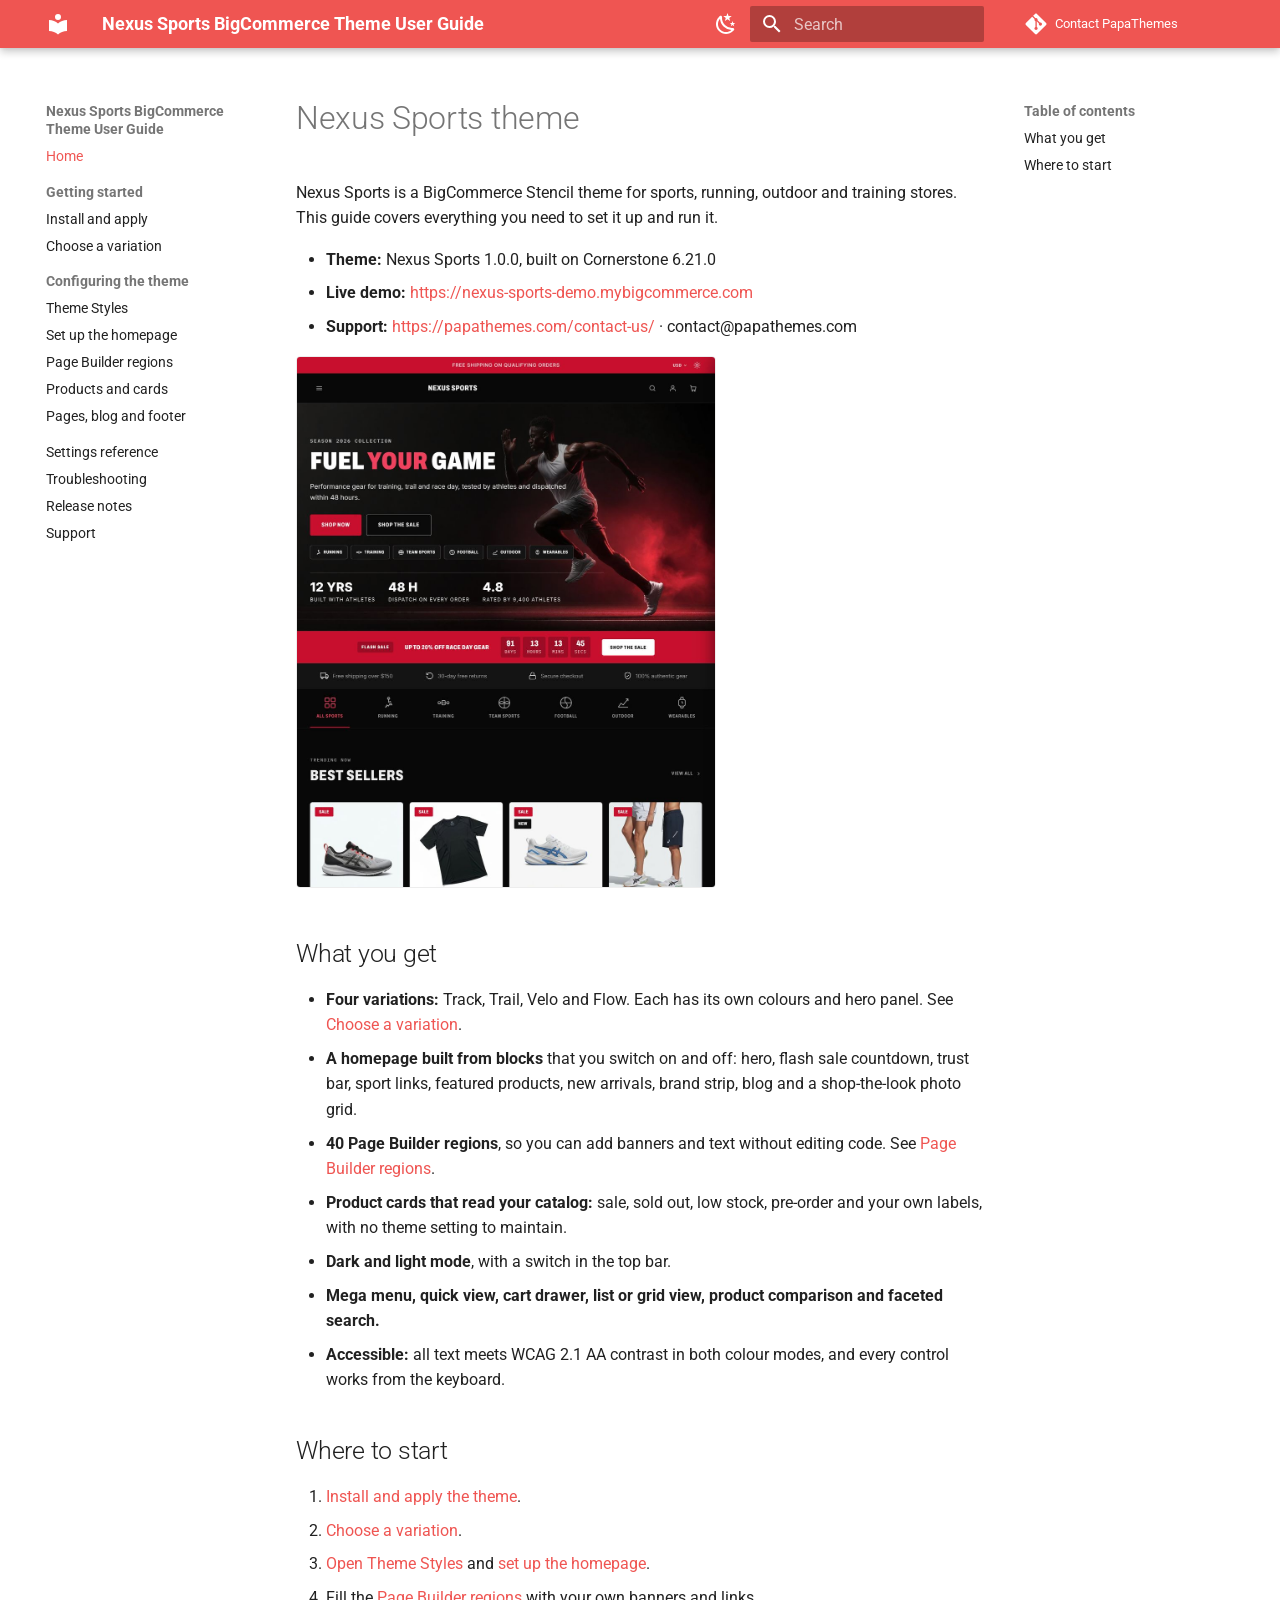
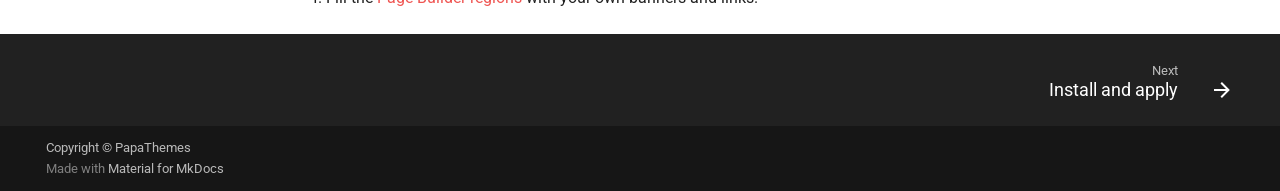
<file: index.html>
<!doctype html>
<html lang="en" class="no-js">
  <head>
    
      <meta charset="utf-8">
      <meta name="viewport" content="width=device-width,initial-scale=1">
      
        <meta name="description" content="Merchant guide for the Nexus Sports BigCommerce theme by PapaThemes: install it, pick a variation, set up the homepage, Page Builder regions and product cards.">
      
      
        <meta name="author" content="PapaThemes">
      
      
        <link rel="canonical" href="https://tvlgiao.github.io/bc-nexus-docs/">
      
      
      
        <link rel="next" href="usage/install/">
      
      
        
      
      
      <link rel="icon" href="assets/images/favicon.png">
      <meta name="generator" content="mkdocs-1.6.1, mkdocs-material-9.7.7">
    
    
      
        <title>Nexus Sports BigCommerce Theme User Guide</title>
      
    
    
      <link rel="stylesheet" href="assets/stylesheets/main.ec1eaa64.min.css">
      
        
        <link rel="stylesheet" href="assets/stylesheets/palette.ab4e12ef.min.css">
      
      


    
    
      
    
    
      
        
        
        <link rel="preconnect" href="https://fonts.gstatic.com" crossorigin>
        <link rel="stylesheet" href="https://fonts.googleapis.com/css?family=Roboto:300,300i,400,400i,700,700i%7CRoboto+Mono:400,400i,700,700i&display=fallback">
        <style>:root{--md-text-font:"Roboto";--md-code-font:"Roboto Mono"}</style>
      
    
    
      <link rel="stylesheet" href="css/extra.css">
    
    <script>__md_scope=new URL(".",location),__md_hash=e=>[...e].reduce(((e,_)=>(e<<5)-e+_.charCodeAt(0)),0),__md_get=(e,_=localStorage,t=__md_scope)=>JSON.parse(_.getItem(t.pathname+"."+e)),__md_set=(e,_,t=localStorage,a=__md_scope)=>{try{t.setItem(a.pathname+"."+e,JSON.stringify(_))}catch(e){}}</script>
    
      

    
    
  </head>
  
  
    
    
      
    
    
    
    
    <body dir="ltr" data-md-color-scheme="default" data-md-color-primary="red" data-md-color-accent="red">
  
    
    <input class="md-toggle" data-md-toggle="drawer" type="checkbox" id="__drawer" autocomplete="off">
    <input class="md-toggle" data-md-toggle="search" type="checkbox" id="__search" autocomplete="off">
    <label class="md-overlay" for="__drawer"></label>
    <div data-md-component="skip">
      
        
        <a href="#nexus-sports-theme" class="md-skip">
          Skip to content
        </a>
      
    </div>
    <div data-md-component="announce">
      
    </div>
    
    
      

  

<header class="md-header md-header--shadow" data-md-component="header">
  <nav class="md-header__inner md-grid" aria-label="Header">
    <a href="." title="Nexus Sports BigCommerce Theme User Guide" class="md-header__button md-logo" aria-label="Nexus Sports BigCommerce Theme User Guide" data-md-component="logo">
      
  
  <svg xmlns="http://www.w3.org/2000/svg" viewBox="0 0 24 24"><path d="M12 8a3 3 0 0 0 3-3 3 3 0 0 0-3-3 3 3 0 0 0-3 3 3 3 0 0 0 3 3m0 3.54C9.64 9.35 6.5 8 3 8v11c3.5 0 6.64 1.35 9 3.54 2.36-2.19 5.5-3.54 9-3.54V8c-3.5 0-6.64 1.35-9 3.54"/></svg>

    </a>
    <label class="md-header__button md-icon" for="__drawer">
      
      <svg xmlns="http://www.w3.org/2000/svg" viewBox="0 0 24 24"><path d="M3 6h18v2H3zm0 5h18v2H3zm0 5h18v2H3z"/></svg>
    </label>
    <div class="md-header__title" data-md-component="header-title">
      <div class="md-header__ellipsis">
        <div class="md-header__topic">
          <span class="md-ellipsis">
            Nexus Sports BigCommerce Theme User Guide
          </span>
        </div>
        <div class="md-header__topic" data-md-component="header-topic">
          <span class="md-ellipsis">
            
              Home
            
          </span>
        </div>
      </div>
    </div>
    
      
        <form class="md-header__option" data-md-component="palette">
  
    
    
    
    <input class="md-option" data-md-color-media="(prefers-color-scheme: light)" data-md-color-scheme="default" data-md-color-primary="red" data-md-color-accent="red"  aria-label="Switch to dark mode"  type="radio" name="__palette" id="__palette_0">
    
      <label class="md-header__button md-icon" title="Switch to dark mode" for="__palette_1" hidden>
        <svg xmlns="http://www.w3.org/2000/svg" viewBox="0 0 24 24"><path d="m17.75 4.09-2.53 1.94.91 3.06-2.63-1.81-2.63 1.81.91-3.06-2.53-1.94L12.44 4l1.06-3 1.06 3zm3.5 6.91-1.64 1.25.59 1.98-1.7-1.17-1.7 1.17.59-1.98L15.75 11l2.06-.05L18.5 9l.69 1.95zm-2.28 4.95c.83-.08 1.72 1.1 1.19 1.85-.32.45-.66.87-1.08 1.27C15.17 23 8.84 23 4.94 19.07c-3.91-3.9-3.91-10.24 0-14.14.4-.4.82-.76 1.27-1.08.75-.53 1.93.36 1.85 1.19-.27 2.86.69 5.83 2.89 8.02a9.96 9.96 0 0 0 8.02 2.89m-1.64 2.02a12.08 12.08 0 0 1-7.8-3.47c-2.17-2.19-3.33-5-3.49-7.82-2.81 3.14-2.7 7.96.31 10.98 3.02 3.01 7.84 3.12 10.98.31"/></svg>
      </label>
    
  
    
    
    
    <input class="md-option" data-md-color-media="(prefers-color-scheme: dark)" data-md-color-scheme="slate" data-md-color-primary="red" data-md-color-accent="red"  aria-label="Switch to light mode"  type="radio" name="__palette" id="__palette_1">
    
      <label class="md-header__button md-icon" title="Switch to light mode" for="__palette_0" hidden>
        <svg xmlns="http://www.w3.org/2000/svg" viewBox="0 0 24 24"><path d="M12 7a5 5 0 0 1 5 5 5 5 0 0 1-5 5 5 5 0 0 1-5-5 5 5 0 0 1 5-5m0 2a3 3 0 0 0-3 3 3 3 0 0 0 3 3 3 3 0 0 0 3-3 3 3 0 0 0-3-3m0-7 2.39 3.42C13.65 5.15 12.84 5 12 5s-1.65.15-2.39.42zM3.34 7l4.16-.35A7.2 7.2 0 0 0 5.94 8.5c-.44.74-.69 1.5-.83 2.29zm.02 10 1.76-3.77a7.131 7.131 0 0 0 2.38 4.14zM20.65 7l-1.77 3.79a7.02 7.02 0 0 0-2.38-4.15zm-.01 10-4.14.36c.59-.51 1.12-1.14 1.54-1.86.42-.73.69-1.5.83-2.29zM12 22l-2.41-3.44c.74.27 1.55.44 2.41.44.82 0 1.63-.17 2.37-.44z"/></svg>
      </label>
    
  
</form>
      
    
    
      <script>var palette=__md_get("__palette");if(palette&&palette.color){if("(prefers-color-scheme)"===palette.color.media){var media=matchMedia("(prefers-color-scheme: light)"),input=document.querySelector(media.matches?"[data-md-color-media='(prefers-color-scheme: light)']":"[data-md-color-media='(prefers-color-scheme: dark)']");palette.color.media=input.getAttribute("data-md-color-media"),palette.color.scheme=input.getAttribute("data-md-color-scheme"),palette.color.primary=input.getAttribute("data-md-color-primary"),palette.color.accent=input.getAttribute("data-md-color-accent")}for(var[key,value]of Object.entries(palette.color))document.body.setAttribute("data-md-color-"+key,value)}</script>
    
    
    
      
      
        <label class="md-header__button md-icon" for="__search">
          
          <svg xmlns="http://www.w3.org/2000/svg" viewBox="0 0 24 24"><path d="M9.5 3A6.5 6.5 0 0 1 16 9.5c0 1.61-.59 3.09-1.56 4.23l.27.27h.79l5 5-1.5 1.5-5-5v-.79l-.27-.27A6.52 6.52 0 0 1 9.5 16 6.5 6.5 0 0 1 3 9.5 6.5 6.5 0 0 1 9.5 3m0 2C7 5 5 7 5 9.5S7 14 9.5 14 14 12 14 9.5 12 5 9.5 5"/></svg>
        </label>
        <div class="md-search" data-md-component="search" role="dialog">
  <label class="md-search__overlay" for="__search"></label>
  <div class="md-search__inner" role="search">
    <form class="md-search__form" name="search">
      <input type="text" class="md-search__input" name="query" aria-label="Search" placeholder="Search" autocapitalize="off" autocorrect="off" autocomplete="off" spellcheck="false" data-md-component="search-query" required>
      <label class="md-search__icon md-icon" for="__search">
        
        <svg xmlns="http://www.w3.org/2000/svg" viewBox="0 0 24 24"><path d="M9.5 3A6.5 6.5 0 0 1 16 9.5c0 1.61-.59 3.09-1.56 4.23l.27.27h.79l5 5-1.5 1.5-5-5v-.79l-.27-.27A6.52 6.52 0 0 1 9.5 16 6.5 6.5 0 0 1 3 9.5 6.5 6.5 0 0 1 9.5 3m0 2C7 5 5 7 5 9.5S7 14 9.5 14 14 12 14 9.5 12 5 9.5 5"/></svg>
        
        <svg xmlns="http://www.w3.org/2000/svg" viewBox="0 0 24 24"><path d="M20 11v2H8l5.5 5.5-1.42 1.42L4.16 12l7.92-7.92L13.5 5.5 8 11z"/></svg>
      </label>
      <nav class="md-search__options" aria-label="Search">
        
        <button type="reset" class="md-search__icon md-icon" title="Clear" aria-label="Clear" tabindex="-1">
          
          <svg xmlns="http://www.w3.org/2000/svg" viewBox="0 0 24 24"><path d="M19 6.41 17.59 5 12 10.59 6.41 5 5 6.41 10.59 12 5 17.59 6.41 19 12 13.41 17.59 19 19 17.59 13.41 12z"/></svg>
        </button>
      </nav>
      
    </form>
    <div class="md-search__output">
      <div class="md-search__scrollwrap" tabindex="0" data-md-scrollfix>
        <div class="md-search-result" data-md-component="search-result">
          <div class="md-search-result__meta">
            Initializing search
          </div>
          <ol class="md-search-result__list" role="presentation"></ol>
        </div>
      </div>
    </div>
  </div>
</div>
      
    
    
      <div class="md-header__source">
        <a href="https://papathemes.com/contact-us/" title="Go to repository" class="md-source" data-md-component="source">
  <div class="md-source__icon md-icon">
    
    <svg xmlns="http://www.w3.org/2000/svg" viewBox="0 0 448 512"><!--! Font Awesome Free 7.1.0 by @fontawesome - https://fontawesome.com License - https://fontawesome.com/license/free (Icons: CC BY 4.0, Fonts: SIL OFL 1.1, Code: MIT License) Copyright 2025 Fonticons, Inc.--><path d="M439.6 236.1 244 40.5c-5.4-5.5-12.8-8.5-20.4-8.5s-15 3-20.4 8.4L162.5 81l51.5 51.5c27.1-9.1 52.7 16.8 43.4 43.7l49.7 49.7c34.2-11.8 61.2 31 35.5 56.7-26.5 26.5-70.2-2.9-56-37.3L240.3 199v121.9c25.3 12.5 22.3 41.8 9.1 55-6.4 6.4-15.2 10.1-24.3 10.1s-17.8-3.6-24.3-10.1c-17.6-17.6-11.1-46.9 11.2-56v-123c-20.8-8.5-24.6-30.7-18.6-45L142.6 101 8.5 235.1C3 240.6 0 247.9 0 255.5s3 15 8.5 20.4l195.6 195.7c5.4 5.4 12.7 8.4 20.4 8.4s15-3 20.4-8.4l194.7-194.7c5.4-5.4 8.4-12.8 8.4-20.4s-3-15-8.4-20.4"/></svg>
  </div>
  <div class="md-source__repository">
    Contact PapaThemes
  </div>
</a>
      </div>
    
  </nav>
  
</header>
    
    <div class="md-container" data-md-component="container">
      
      
        
          
        
      
      <main class="md-main" data-md-component="main">
        <div class="md-main__inner md-grid">
          
            
              
              <div class="md-sidebar md-sidebar--primary" data-md-component="sidebar" data-md-type="navigation" >
                <div class="md-sidebar__scrollwrap">
                  <div class="md-sidebar__inner">
                    



<nav class="md-nav md-nav--primary" aria-label="Navigation" data-md-level="0">
  <label class="md-nav__title" for="__drawer">
    <a href="." title="Nexus Sports BigCommerce Theme User Guide" class="md-nav__button md-logo" aria-label="Nexus Sports BigCommerce Theme User Guide" data-md-component="logo">
      
  
  <svg xmlns="http://www.w3.org/2000/svg" viewBox="0 0 24 24"><path d="M12 8a3 3 0 0 0 3-3 3 3 0 0 0-3-3 3 3 0 0 0-3 3 3 3 0 0 0 3 3m0 3.54C9.64 9.35 6.5 8 3 8v11c3.5 0 6.64 1.35 9 3.54 2.36-2.19 5.5-3.54 9-3.54V8c-3.5 0-6.64 1.35-9 3.54"/></svg>

    </a>
    Nexus Sports BigCommerce Theme User Guide
  </label>
  
    <div class="md-nav__source">
      <a href="https://papathemes.com/contact-us/" title="Go to repository" class="md-source" data-md-component="source">
  <div class="md-source__icon md-icon">
    
    <svg xmlns="http://www.w3.org/2000/svg" viewBox="0 0 448 512"><!--! Font Awesome Free 7.1.0 by @fontawesome - https://fontawesome.com License - https://fontawesome.com/license/free (Icons: CC BY 4.0, Fonts: SIL OFL 1.1, Code: MIT License) Copyright 2025 Fonticons, Inc.--><path d="M439.6 236.1 244 40.5c-5.4-5.5-12.8-8.5-20.4-8.5s-15 3-20.4 8.4L162.5 81l51.5 51.5c27.1-9.1 52.7 16.8 43.4 43.7l49.7 49.7c34.2-11.8 61.2 31 35.5 56.7-26.5 26.5-70.2-2.9-56-37.3L240.3 199v121.9c25.3 12.5 22.3 41.8 9.1 55-6.4 6.4-15.2 10.1-24.3 10.1s-17.8-3.6-24.3-10.1c-17.6-17.6-11.1-46.9 11.2-56v-123c-20.8-8.5-24.6-30.7-18.6-45L142.6 101 8.5 235.1C3 240.6 0 247.9 0 255.5s3 15 8.5 20.4l195.6 195.7c5.4 5.4 12.7 8.4 20.4 8.4s15-3 20.4-8.4l194.7-194.7c5.4-5.4 8.4-12.8 8.4-20.4s-3-15-8.4-20.4"/></svg>
  </div>
  <div class="md-source__repository">
    Contact PapaThemes
  </div>
</a>
    </div>
  
  <ul class="md-nav__list" data-md-scrollfix>
    
      
      
  
  
    
  
  
  
    <li class="md-nav__item md-nav__item--active">
      
      <input class="md-nav__toggle md-toggle" type="checkbox" id="__toc">
      
      
        
      
      
        <label class="md-nav__link md-nav__link--active" for="__toc">
          
  
  
  <span class="md-ellipsis">
    
  
    Home
  

    
  </span>
  
  

          <span class="md-nav__icon md-icon"></span>
        </label>
      
      <a href="." class="md-nav__link md-nav__link--active">
        
  
  
  <span class="md-ellipsis">
    
  
    Home
  

    
  </span>
  
  

      </a>
      
        

<nav class="md-nav md-nav--secondary" aria-label="Table of contents">
  
  
  
    
  
  
    <label class="md-nav__title" for="__toc">
      <span class="md-nav__icon md-icon"></span>
      Table of contents
    </label>
    <ul class="md-nav__list" data-md-component="toc" data-md-scrollfix>
      
        <li class="md-nav__item">
  <a href="#what-you-get" class="md-nav__link">
    <span class="md-ellipsis">
      
        What you get
      
    </span>
  </a>
  
</li>
      
        <li class="md-nav__item">
  <a href="#where-to-start" class="md-nav__link">
    <span class="md-ellipsis">
      
        Where to start
      
    </span>
  </a>
  
</li>
      
    </ul>
  
</nav>
      
    </li>
  

    
      
      
  
  
  
  
    
    
      
        
      
        
      
    
    
    
      
        
        
      
    
    
    <li class="md-nav__item md-nav__item--section md-nav__item--nested">
      
        
        
        <input class="md-nav__toggle md-toggle " type="checkbox" id="__nav_2" >
        
          
          <label class="md-nav__link" for="__nav_2" id="__nav_2_label" tabindex="">
            
  
  
  <span class="md-ellipsis">
    
  
    Getting started
  

    
  </span>
  
  

            <span class="md-nav__icon md-icon"></span>
          </label>
        
        <nav class="md-nav" data-md-level="1" aria-labelledby="__nav_2_label" aria-expanded="false">
          <label class="md-nav__title" for="__nav_2">
            <span class="md-nav__icon md-icon"></span>
            
  
    Getting started
  

          </label>
          <ul class="md-nav__list" data-md-scrollfix>
            
              
                
  
  
  
  
    <li class="md-nav__item">
      <a href="usage/install/" class="md-nav__link">
        
  
  
  <span class="md-ellipsis">
    
  
    Install and apply
  

    
  </span>
  
  

      </a>
    </li>
  

              
            
              
                
  
  
  
  
    <li class="md-nav__item">
      <a href="usage/choose-variation/" class="md-nav__link">
        
  
  
  <span class="md-ellipsis">
    
  
    Choose a variation
  

    
  </span>
  
  

      </a>
    </li>
  

              
            
          </ul>
        </nav>
      
    </li>
  

    
      
      
  
  
  
  
    
    
      
        
      
        
      
        
      
        
      
        
      
    
    
    
      
        
        
      
    
    
    <li class="md-nav__item md-nav__item--section md-nav__item--nested">
      
        
        
        <input class="md-nav__toggle md-toggle " type="checkbox" id="__nav_3" >
        
          
          <label class="md-nav__link" for="__nav_3" id="__nav_3_label" tabindex="">
            
  
  
  <span class="md-ellipsis">
    
  
    Configuring the theme
  

    
  </span>
  
  

            <span class="md-nav__icon md-icon"></span>
          </label>
        
        <nav class="md-nav" data-md-level="1" aria-labelledby="__nav_3_label" aria-expanded="false">
          <label class="md-nav__title" for="__nav_3">
            <span class="md-nav__icon md-icon"></span>
            
  
    Configuring the theme
  

          </label>
          <ul class="md-nav__list" data-md-scrollfix>
            
              
                
  
  
  
  
    <li class="md-nav__item">
      <a href="usage/theme-styles/" class="md-nav__link">
        
  
  
  <span class="md-ellipsis">
    
  
    Theme Styles
  

    
  </span>
  
  

      </a>
    </li>
  

              
            
              
                
  
  
  
  
    <li class="md-nav__item">
      <a href="usage/homepage/" class="md-nav__link">
        
  
  
  <span class="md-ellipsis">
    
  
    Set up the homepage
  

    
  </span>
  
  

      </a>
    </li>
  

              
            
              
                
  
  
  
  
    <li class="md-nav__item">
      <a href="usage/page-builder/" class="md-nav__link">
        
  
  
  <span class="md-ellipsis">
    
  
    Page Builder regions
  

    
  </span>
  
  

      </a>
    </li>
  

              
            
              
                
  
  
  
  
    <li class="md-nav__item">
      <a href="usage/products/" class="md-nav__link">
        
  
  
  <span class="md-ellipsis">
    
  
    Products and cards
  

    
  </span>
  
  

      </a>
    </li>
  

              
            
              
                
  
  
  
  
    <li class="md-nav__item">
      <a href="usage/pages-footer/" class="md-nav__link">
        
  
  
  <span class="md-ellipsis">
    
  
    Pages, blog and footer
  

    
  </span>
  
  

      </a>
    </li>
  

              
            
          </ul>
        </nav>
      
    </li>
  

    
      
      
  
  
  
  
    <li class="md-nav__item">
      <a href="settings-reference/" class="md-nav__link">
        
  
  
  <span class="md-ellipsis">
    
  
    Settings reference
  

    
  </span>
  
  

      </a>
    </li>
  

    
      
      
  
  
  
  
    <li class="md-nav__item">
      <a href="troubleshooting/" class="md-nav__link">
        
  
  
  <span class="md-ellipsis">
    
  
    Troubleshooting
  

    
  </span>
  
  

      </a>
    </li>
  

    
      
      
  
  
  
  
    <li class="md-nav__item">
      <a href="changelog/" class="md-nav__link">
        
  
  
  <span class="md-ellipsis">
    
  
    Release notes
  

    
  </span>
  
  

      </a>
    </li>
  

    
      
      
  
  
  
  
    <li class="md-nav__item">
      <a href="support/" class="md-nav__link">
        
  
  
  <span class="md-ellipsis">
    
  
    Support
  

    
  </span>
  
  

      </a>
    </li>
  

    
  </ul>
</nav>
                  </div>
                </div>
              </div>
            
            
              
              <div class="md-sidebar md-sidebar--secondary" data-md-component="sidebar" data-md-type="toc" >
                <div class="md-sidebar__scrollwrap">
                  <div class="md-sidebar__inner">
                    

<nav class="md-nav md-nav--secondary" aria-label="Table of contents">
  
  
  
    
  
  
    <label class="md-nav__title" for="__toc">
      <span class="md-nav__icon md-icon"></span>
      Table of contents
    </label>
    <ul class="md-nav__list" data-md-component="toc" data-md-scrollfix>
      
        <li class="md-nav__item">
  <a href="#what-you-get" class="md-nav__link">
    <span class="md-ellipsis">
      
        What you get
      
    </span>
  </a>
  
</li>
      
        <li class="md-nav__item">
  <a href="#where-to-start" class="md-nav__link">
    <span class="md-ellipsis">
      
        Where to start
      
    </span>
  </a>
  
</li>
      
    </ul>
  
</nav>
                  </div>
                </div>
              </div>
            
          
          
            <div class="md-content" data-md-component="content">
              
              <article class="md-content__inner md-typeset">
                
                  



<h1 id="nexus-sports-theme">Nexus Sports theme<a class="headerlink" href="#nexus-sports-theme" title="Permanent link">&para;</a></h1>
<p>Nexus Sports is a BigCommerce Stencil theme for sports, running, outdoor and
training stores. This guide covers everything you need to set it up and run it.</p>
<ul>
<li><strong>Theme:</strong> Nexus Sports 1.0.0, built on Cornerstone 6.21.0</li>
<li><strong>Live demo:</strong> <a href="https://nexus-sports-demo.mybigcommerce.com">https://nexus-sports-demo.mybigcommerce.com</a></li>
<li><strong>Support:</strong> <a href="https://papathemes.com/contact-us/">https://papathemes.com/contact-us/</a> · contact@papathemes.com</li>
</ul>
<p><img alt="Nexus Track variation" class="shot" src="img/variation-track.jpg" width="420" /></p>
<h2 id="what-you-get">What you get<a class="headerlink" href="#what-you-get" title="Permanent link">&para;</a></h2>
<ul>
<li><strong>Four variations:</strong> Track, Trail, Velo and Flow. Each has its own colours and
  hero panel. See <a href="usage/choose-variation/">Choose a variation</a>.</li>
<li><strong>A homepage built from blocks</strong> that you switch on and off: hero, flash sale
  countdown, trust bar, sport links, featured products, new arrivals, brand strip,
  blog and a shop-the-look photo grid.</li>
<li><strong>40 Page Builder regions</strong>, so you can add banners and text without editing
  code. See <a href="usage/page-builder/">Page Builder regions</a>.</li>
<li><strong>Product cards that read your catalog:</strong> sale, sold out, low stock, pre-order
  and your own labels, with no theme setting to maintain.</li>
<li><strong>Dark and light mode</strong>, with a switch in the top bar.</li>
<li><strong>Mega menu, quick view, cart drawer, list or grid view, product comparison and
  faceted search.</strong></li>
<li><strong>Accessible:</strong> all text meets WCAG 2.1 AA contrast in both colour modes, and
  every control works from the keyboard.</li>
</ul>
<h2 id="where-to-start">Where to start<a class="headerlink" href="#where-to-start" title="Permanent link">&para;</a></h2>
<ol>
<li><a href="usage/install/">Install and apply the theme</a>.</li>
<li><a href="usage/choose-variation/">Choose a variation</a>.</li>
<li><a href="usage/theme-styles/">Open Theme Styles</a> and <a href="usage/homepage/">set up the homepage</a>.</li>
<li>Fill the <a href="usage/page-builder/">Page Builder regions</a> with your own banners and links.</li>
</ol>












                
              </article>
            </div>
          
          
<script>var target=document.getElementById(location.hash.slice(1));target&&target.name&&(target.checked=target.name.startsWith("__tabbed_"))</script>
        </div>
        
      </main>
      
        <footer class="md-footer">
  
    
      
      <nav class="md-footer__inner md-grid" aria-label="Footer" >
        
        
          
          <a href="usage/install/" class="md-footer__link md-footer__link--next" aria-label="Next: Install and apply">
            <div class="md-footer__title">
              <span class="md-footer__direction">
                Next
              </span>
              <div class="md-ellipsis">
                Install and apply
              </div>
            </div>
            <div class="md-footer__button md-icon">
              
              <svg xmlns="http://www.w3.org/2000/svg" viewBox="0 0 24 24"><path d="M4 11v2h12l-5.5 5.5 1.42 1.42L19.84 12l-7.92-7.92L10.5 5.5 16 11z"/></svg>
            </div>
          </a>
        
      </nav>
    
  
  <div class="md-footer-meta md-typeset">
    <div class="md-footer-meta__inner md-grid">
      <div class="md-copyright">
  
    <div class="md-copyright__highlight">
      Copyright &copy; PapaThemes
    </div>
  
  
    Made with
    <a href="https://squidfunk.github.io/mkdocs-material/" target="_blank" rel="noopener">
      Material for MkDocs
    </a>
  
</div>
      
    </div>
  </div>
</footer>
      
    </div>
    <div class="md-dialog" data-md-component="dialog">
      <div class="md-dialog__inner md-typeset"></div>
    </div>
    
    
    
      
      
      <script id="__config" type="application/json">{"annotate": null, "base": ".", "features": ["content.tooltips", "navigation.footer", "navigation.indexes", "navigation.sections", "search.highlight", "toc.follow"], "search": "assets/javascripts/workers/search.2c215733.min.js", "tags": null, "translations": {"clipboard.copied": "Copied to clipboard", "clipboard.copy": "Copy to clipboard", "search.result.more.one": "1 more on this page", "search.result.more.other": "# more on this page", "search.result.none": "No matching documents", "search.result.one": "1 matching document", "search.result.other": "# matching documents", "search.result.placeholder": "Type to start searching", "search.result.term.missing": "Missing", "select.version": "Select version"}, "version": null}</script>
    
    
      <script src="assets/javascripts/bundle.d7400e89.min.js"></script>
      
    
  </body>
</html>
</file>
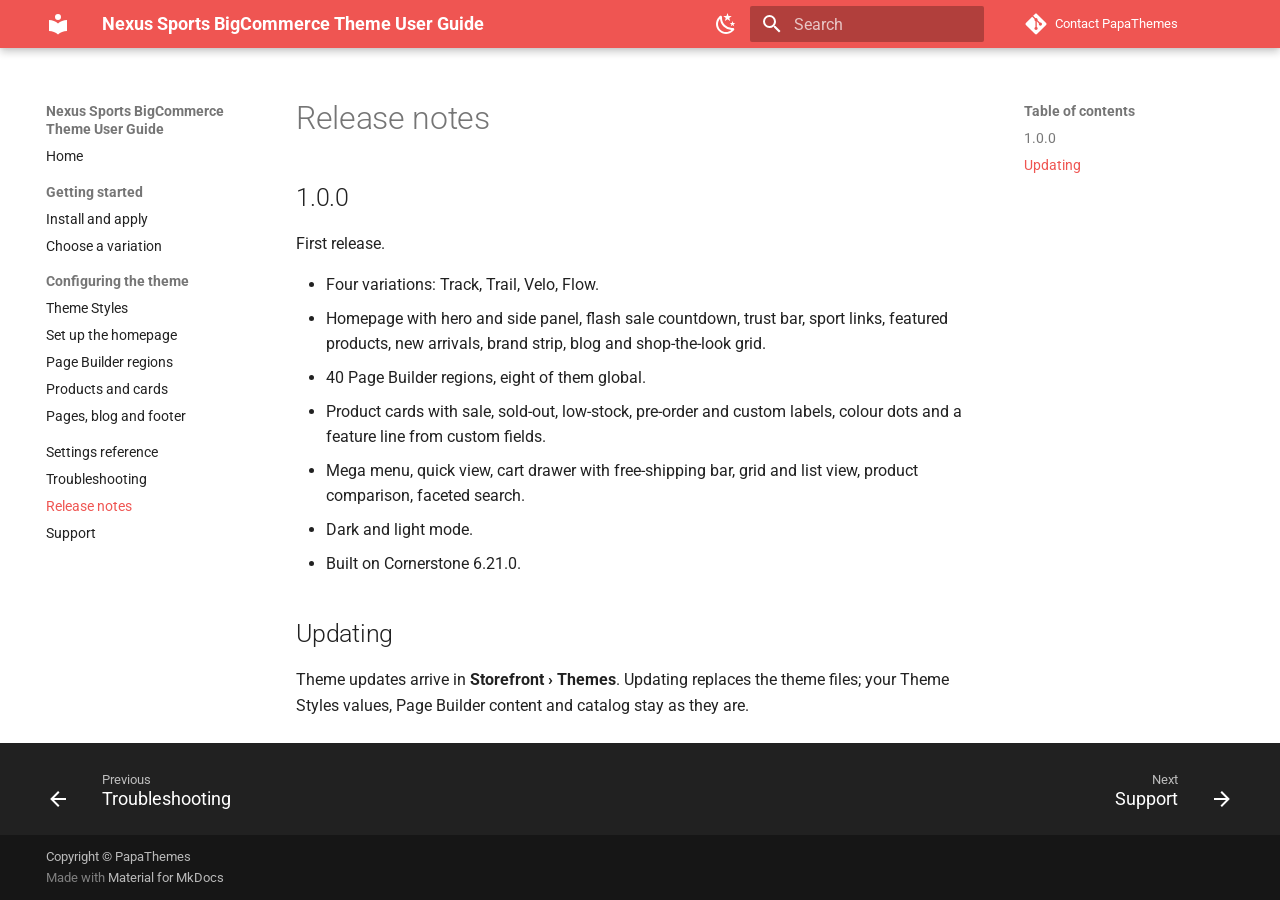
<file: changelog/index.html>
<!doctype html>
<html lang="en" class="no-js">
  <head>
    
      <meta charset="utf-8">
      <meta name="viewport" content="width=device-width,initial-scale=1">
      
        <meta name="description" content="Merchant guide for the Nexus Sports BigCommerce theme by PapaThemes: install it, pick a variation, set up the homepage, Page Builder regions and product cards.">
      
      
        <meta name="author" content="PapaThemes">
      
      
        <link rel="canonical" href="https://tvlgiao.github.io/bc-nexus-docs/changelog/">
      
      
        <link rel="prev" href="../troubleshooting/">
      
      
        <link rel="next" href="../support/">
      
      
        
      
      
      <link rel="icon" href="../assets/images/favicon.png">
      <meta name="generator" content="mkdocs-1.6.1, mkdocs-material-9.7.7">
    
    
      
        <title>Release notes - Nexus Sports BigCommerce Theme User Guide</title>
      
    
    
      <link rel="stylesheet" href="../assets/stylesheets/main.ec1eaa64.min.css">
      
        
        <link rel="stylesheet" href="../assets/stylesheets/palette.ab4e12ef.min.css">
      
      


    
    
      
    
    
      
        
        
        <link rel="preconnect" href="https://fonts.gstatic.com" crossorigin>
        <link rel="stylesheet" href="https://fonts.googleapis.com/css?family=Roboto:300,300i,400,400i,700,700i%7CRoboto+Mono:400,400i,700,700i&display=fallback">
        <style>:root{--md-text-font:"Roboto";--md-code-font:"Roboto Mono"}</style>
      
    
    
      <link rel="stylesheet" href="../css/extra.css">
    
    <script>__md_scope=new URL("..",location),__md_hash=e=>[...e].reduce(((e,_)=>(e<<5)-e+_.charCodeAt(0)),0),__md_get=(e,_=localStorage,t=__md_scope)=>JSON.parse(_.getItem(t.pathname+"."+e)),__md_set=(e,_,t=localStorage,a=__md_scope)=>{try{t.setItem(a.pathname+"."+e,JSON.stringify(_))}catch(e){}}</script>
    
      

    
    
  </head>
  
  
    
    
      
    
    
    
    
    <body dir="ltr" data-md-color-scheme="default" data-md-color-primary="red" data-md-color-accent="red">
  
    
    <input class="md-toggle" data-md-toggle="drawer" type="checkbox" id="__drawer" autocomplete="off">
    <input class="md-toggle" data-md-toggle="search" type="checkbox" id="__search" autocomplete="off">
    <label class="md-overlay" for="__drawer"></label>
    <div data-md-component="skip">
      
        
        <a href="#release-notes" class="md-skip">
          Skip to content
        </a>
      
    </div>
    <div data-md-component="announce">
      
    </div>
    
    
      

  

<header class="md-header md-header--shadow" data-md-component="header">
  <nav class="md-header__inner md-grid" aria-label="Header">
    <a href=".." title="Nexus Sports BigCommerce Theme User Guide" class="md-header__button md-logo" aria-label="Nexus Sports BigCommerce Theme User Guide" data-md-component="logo">
      
  
  <svg xmlns="http://www.w3.org/2000/svg" viewBox="0 0 24 24"><path d="M12 8a3 3 0 0 0 3-3 3 3 0 0 0-3-3 3 3 0 0 0-3 3 3 3 0 0 0 3 3m0 3.54C9.64 9.35 6.5 8 3 8v11c3.5 0 6.64 1.35 9 3.54 2.36-2.19 5.5-3.54 9-3.54V8c-3.5 0-6.64 1.35-9 3.54"/></svg>

    </a>
    <label class="md-header__button md-icon" for="__drawer">
      
      <svg xmlns="http://www.w3.org/2000/svg" viewBox="0 0 24 24"><path d="M3 6h18v2H3zm0 5h18v2H3zm0 5h18v2H3z"/></svg>
    </label>
    <div class="md-header__title" data-md-component="header-title">
      <div class="md-header__ellipsis">
        <div class="md-header__topic">
          <span class="md-ellipsis">
            Nexus Sports BigCommerce Theme User Guide
          </span>
        </div>
        <div class="md-header__topic" data-md-component="header-topic">
          <span class="md-ellipsis">
            
              Release notes
            
          </span>
        </div>
      </div>
    </div>
    
      
        <form class="md-header__option" data-md-component="palette">
  
    
    
    
    <input class="md-option" data-md-color-media="(prefers-color-scheme: light)" data-md-color-scheme="default" data-md-color-primary="red" data-md-color-accent="red"  aria-label="Switch to dark mode"  type="radio" name="__palette" id="__palette_0">
    
      <label class="md-header__button md-icon" title="Switch to dark mode" for="__palette_1" hidden>
        <svg xmlns="http://www.w3.org/2000/svg" viewBox="0 0 24 24"><path d="m17.75 4.09-2.53 1.94.91 3.06-2.63-1.81-2.63 1.81.91-3.06-2.53-1.94L12.44 4l1.06-3 1.06 3zm3.5 6.91-1.64 1.25.59 1.98-1.7-1.17-1.7 1.17.59-1.98L15.75 11l2.06-.05L18.5 9l.69 1.95zm-2.28 4.95c.83-.08 1.72 1.1 1.19 1.85-.32.45-.66.87-1.08 1.27C15.17 23 8.84 23 4.94 19.07c-3.91-3.9-3.91-10.24 0-14.14.4-.4.82-.76 1.27-1.08.75-.53 1.93.36 1.85 1.19-.27 2.86.69 5.83 2.89 8.02a9.96 9.96 0 0 0 8.02 2.89m-1.64 2.02a12.08 12.08 0 0 1-7.8-3.47c-2.17-2.19-3.33-5-3.49-7.82-2.81 3.14-2.7 7.96.31 10.98 3.02 3.01 7.84 3.12 10.98.31"/></svg>
      </label>
    
  
    
    
    
    <input class="md-option" data-md-color-media="(prefers-color-scheme: dark)" data-md-color-scheme="slate" data-md-color-primary="red" data-md-color-accent="red"  aria-label="Switch to light mode"  type="radio" name="__palette" id="__palette_1">
    
      <label class="md-header__button md-icon" title="Switch to light mode" for="__palette_0" hidden>
        <svg xmlns="http://www.w3.org/2000/svg" viewBox="0 0 24 24"><path d="M12 7a5 5 0 0 1 5 5 5 5 0 0 1-5 5 5 5 0 0 1-5-5 5 5 0 0 1 5-5m0 2a3 3 0 0 0-3 3 3 3 0 0 0 3 3 3 3 0 0 0 3-3 3 3 0 0 0-3-3m0-7 2.39 3.42C13.65 5.15 12.84 5 12 5s-1.65.15-2.39.42zM3.34 7l4.16-.35A7.2 7.2 0 0 0 5.94 8.5c-.44.74-.69 1.5-.83 2.29zm.02 10 1.76-3.77a7.131 7.131 0 0 0 2.38 4.14zM20.65 7l-1.77 3.79a7.02 7.02 0 0 0-2.38-4.15zm-.01 10-4.14.36c.59-.51 1.12-1.14 1.54-1.86.42-.73.69-1.5.83-2.29zM12 22l-2.41-3.44c.74.27 1.55.44 2.41.44.82 0 1.63-.17 2.37-.44z"/></svg>
      </label>
    
  
</form>
      
    
    
      <script>var palette=__md_get("__palette");if(palette&&palette.color){if("(prefers-color-scheme)"===palette.color.media){var media=matchMedia("(prefers-color-scheme: light)"),input=document.querySelector(media.matches?"[data-md-color-media='(prefers-color-scheme: light)']":"[data-md-color-media='(prefers-color-scheme: dark)']");palette.color.media=input.getAttribute("data-md-color-media"),palette.color.scheme=input.getAttribute("data-md-color-scheme"),palette.color.primary=input.getAttribute("data-md-color-primary"),palette.color.accent=input.getAttribute("data-md-color-accent")}for(var[key,value]of Object.entries(palette.color))document.body.setAttribute("data-md-color-"+key,value)}</script>
    
    
    
      
      
        <label class="md-header__button md-icon" for="__search">
          
          <svg xmlns="http://www.w3.org/2000/svg" viewBox="0 0 24 24"><path d="M9.5 3A6.5 6.5 0 0 1 16 9.5c0 1.61-.59 3.09-1.56 4.23l.27.27h.79l5 5-1.5 1.5-5-5v-.79l-.27-.27A6.52 6.52 0 0 1 9.5 16 6.5 6.5 0 0 1 3 9.5 6.5 6.5 0 0 1 9.5 3m0 2C7 5 5 7 5 9.5S7 14 9.5 14 14 12 14 9.5 12 5 9.5 5"/></svg>
        </label>
        <div class="md-search" data-md-component="search" role="dialog">
  <label class="md-search__overlay" for="__search"></label>
  <div class="md-search__inner" role="search">
    <form class="md-search__form" name="search">
      <input type="text" class="md-search__input" name="query" aria-label="Search" placeholder="Search" autocapitalize="off" autocorrect="off" autocomplete="off" spellcheck="false" data-md-component="search-query" required>
      <label class="md-search__icon md-icon" for="__search">
        
        <svg xmlns="http://www.w3.org/2000/svg" viewBox="0 0 24 24"><path d="M9.5 3A6.5 6.5 0 0 1 16 9.5c0 1.61-.59 3.09-1.56 4.23l.27.27h.79l5 5-1.5 1.5-5-5v-.79l-.27-.27A6.52 6.52 0 0 1 9.5 16 6.5 6.5 0 0 1 3 9.5 6.5 6.5 0 0 1 9.5 3m0 2C7 5 5 7 5 9.5S7 14 9.5 14 14 12 14 9.5 12 5 9.5 5"/></svg>
        
        <svg xmlns="http://www.w3.org/2000/svg" viewBox="0 0 24 24"><path d="M20 11v2H8l5.5 5.5-1.42 1.42L4.16 12l7.92-7.92L13.5 5.5 8 11z"/></svg>
      </label>
      <nav class="md-search__options" aria-label="Search">
        
        <button type="reset" class="md-search__icon md-icon" title="Clear" aria-label="Clear" tabindex="-1">
          
          <svg xmlns="http://www.w3.org/2000/svg" viewBox="0 0 24 24"><path d="M19 6.41 17.59 5 12 10.59 6.41 5 5 6.41 10.59 12 5 17.59 6.41 19 12 13.41 17.59 19 19 17.59 13.41 12z"/></svg>
        </button>
      </nav>
      
    </form>
    <div class="md-search__output">
      <div class="md-search__scrollwrap" tabindex="0" data-md-scrollfix>
        <div class="md-search-result" data-md-component="search-result">
          <div class="md-search-result__meta">
            Initializing search
          </div>
          <ol class="md-search-result__list" role="presentation"></ol>
        </div>
      </div>
    </div>
  </div>
</div>
      
    
    
      <div class="md-header__source">
        <a href="https://papathemes.com/contact-us/" title="Go to repository" class="md-source" data-md-component="source">
  <div class="md-source__icon md-icon">
    
    <svg xmlns="http://www.w3.org/2000/svg" viewBox="0 0 448 512"><!--! Font Awesome Free 7.1.0 by @fontawesome - https://fontawesome.com License - https://fontawesome.com/license/free (Icons: CC BY 4.0, Fonts: SIL OFL 1.1, Code: MIT License) Copyright 2025 Fonticons, Inc.--><path d="M439.6 236.1 244 40.5c-5.4-5.5-12.8-8.5-20.4-8.5s-15 3-20.4 8.4L162.5 81l51.5 51.5c27.1-9.1 52.7 16.8 43.4 43.7l49.7 49.7c34.2-11.8 61.2 31 35.5 56.7-26.5 26.5-70.2-2.9-56-37.3L240.3 199v121.9c25.3 12.5 22.3 41.8 9.1 55-6.4 6.4-15.2 10.1-24.3 10.1s-17.8-3.6-24.3-10.1c-17.6-17.6-11.1-46.9 11.2-56v-123c-20.8-8.5-24.6-30.7-18.6-45L142.6 101 8.5 235.1C3 240.6 0 247.9 0 255.5s3 15 8.5 20.4l195.6 195.7c5.4 5.4 12.7 8.4 20.4 8.4s15-3 20.4-8.4l194.7-194.7c5.4-5.4 8.4-12.8 8.4-20.4s-3-15-8.4-20.4"/></svg>
  </div>
  <div class="md-source__repository">
    Contact PapaThemes
  </div>
</a>
      </div>
    
  </nav>
  
</header>
    
    <div class="md-container" data-md-component="container">
      
      
        
          
        
      
      <main class="md-main" data-md-component="main">
        <div class="md-main__inner md-grid">
          
            
              
              <div class="md-sidebar md-sidebar--primary" data-md-component="sidebar" data-md-type="navigation" >
                <div class="md-sidebar__scrollwrap">
                  <div class="md-sidebar__inner">
                    



<nav class="md-nav md-nav--primary" aria-label="Navigation" data-md-level="0">
  <label class="md-nav__title" for="__drawer">
    <a href=".." title="Nexus Sports BigCommerce Theme User Guide" class="md-nav__button md-logo" aria-label="Nexus Sports BigCommerce Theme User Guide" data-md-component="logo">
      
  
  <svg xmlns="http://www.w3.org/2000/svg" viewBox="0 0 24 24"><path d="M12 8a3 3 0 0 0 3-3 3 3 0 0 0-3-3 3 3 0 0 0-3 3 3 3 0 0 0 3 3m0 3.54C9.64 9.35 6.5 8 3 8v11c3.5 0 6.64 1.35 9 3.54 2.36-2.19 5.5-3.54 9-3.54V8c-3.5 0-6.64 1.35-9 3.54"/></svg>

    </a>
    Nexus Sports BigCommerce Theme User Guide
  </label>
  
    <div class="md-nav__source">
      <a href="https://papathemes.com/contact-us/" title="Go to repository" class="md-source" data-md-component="source">
  <div class="md-source__icon md-icon">
    
    <svg xmlns="http://www.w3.org/2000/svg" viewBox="0 0 448 512"><!--! Font Awesome Free 7.1.0 by @fontawesome - https://fontawesome.com License - https://fontawesome.com/license/free (Icons: CC BY 4.0, Fonts: SIL OFL 1.1, Code: MIT License) Copyright 2025 Fonticons, Inc.--><path d="M439.6 236.1 244 40.5c-5.4-5.5-12.8-8.5-20.4-8.5s-15 3-20.4 8.4L162.5 81l51.5 51.5c27.1-9.1 52.7 16.8 43.4 43.7l49.7 49.7c34.2-11.8 61.2 31 35.5 56.7-26.5 26.5-70.2-2.9-56-37.3L240.3 199v121.9c25.3 12.5 22.3 41.8 9.1 55-6.4 6.4-15.2 10.1-24.3 10.1s-17.8-3.6-24.3-10.1c-17.6-17.6-11.1-46.9 11.2-56v-123c-20.8-8.5-24.6-30.7-18.6-45L142.6 101 8.5 235.1C3 240.6 0 247.9 0 255.5s3 15 8.5 20.4l195.6 195.7c5.4 5.4 12.7 8.4 20.4 8.4s15-3 20.4-8.4l194.7-194.7c5.4-5.4 8.4-12.8 8.4-20.4s-3-15-8.4-20.4"/></svg>
  </div>
  <div class="md-source__repository">
    Contact PapaThemes
  </div>
</a>
    </div>
  
  <ul class="md-nav__list" data-md-scrollfix>
    
      
      
  
  
  
  
    <li class="md-nav__item">
      <a href=".." class="md-nav__link">
        
  
  
  <span class="md-ellipsis">
    
  
    Home
  

    
  </span>
  
  

      </a>
    </li>
  

    
      
      
  
  
  
  
    
    
      
        
      
        
      
    
    
    
      
        
        
      
    
    
    <li class="md-nav__item md-nav__item--section md-nav__item--nested">
      
        
        
        <input class="md-nav__toggle md-toggle " type="checkbox" id="__nav_2" >
        
          
          <label class="md-nav__link" for="__nav_2" id="__nav_2_label" tabindex="">
            
  
  
  <span class="md-ellipsis">
    
  
    Getting started
  

    
  </span>
  
  

            <span class="md-nav__icon md-icon"></span>
          </label>
        
        <nav class="md-nav" data-md-level="1" aria-labelledby="__nav_2_label" aria-expanded="false">
          <label class="md-nav__title" for="__nav_2">
            <span class="md-nav__icon md-icon"></span>
            
  
    Getting started
  

          </label>
          <ul class="md-nav__list" data-md-scrollfix>
            
              
                
  
  
  
  
    <li class="md-nav__item">
      <a href="../usage/install/" class="md-nav__link">
        
  
  
  <span class="md-ellipsis">
    
  
    Install and apply
  

    
  </span>
  
  

      </a>
    </li>
  

              
            
              
                
  
  
  
  
    <li class="md-nav__item">
      <a href="../usage/choose-variation/" class="md-nav__link">
        
  
  
  <span class="md-ellipsis">
    
  
    Choose a variation
  

    
  </span>
  
  

      </a>
    </li>
  

              
            
          </ul>
        </nav>
      
    </li>
  

    
      
      
  
  
  
  
    
    
      
        
      
        
      
        
      
        
      
        
      
    
    
    
      
        
        
      
    
    
    <li class="md-nav__item md-nav__item--section md-nav__item--nested">
      
        
        
        <input class="md-nav__toggle md-toggle " type="checkbox" id="__nav_3" >
        
          
          <label class="md-nav__link" for="__nav_3" id="__nav_3_label" tabindex="">
            
  
  
  <span class="md-ellipsis">
    
  
    Configuring the theme
  

    
  </span>
  
  

            <span class="md-nav__icon md-icon"></span>
          </label>
        
        <nav class="md-nav" data-md-level="1" aria-labelledby="__nav_3_label" aria-expanded="false">
          <label class="md-nav__title" for="__nav_3">
            <span class="md-nav__icon md-icon"></span>
            
  
    Configuring the theme
  

          </label>
          <ul class="md-nav__list" data-md-scrollfix>
            
              
                
  
  
  
  
    <li class="md-nav__item">
      <a href="../usage/theme-styles/" class="md-nav__link">
        
  
  
  <span class="md-ellipsis">
    
  
    Theme Styles
  

    
  </span>
  
  

      </a>
    </li>
  

              
            
              
                
  
  
  
  
    <li class="md-nav__item">
      <a href="../usage/homepage/" class="md-nav__link">
        
  
  
  <span class="md-ellipsis">
    
  
    Set up the homepage
  

    
  </span>
  
  

      </a>
    </li>
  

              
            
              
                
  
  
  
  
    <li class="md-nav__item">
      <a href="../usage/page-builder/" class="md-nav__link">
        
  
  
  <span class="md-ellipsis">
    
  
    Page Builder regions
  

    
  </span>
  
  

      </a>
    </li>
  

              
            
              
                
  
  
  
  
    <li class="md-nav__item">
      <a href="../usage/products/" class="md-nav__link">
        
  
  
  <span class="md-ellipsis">
    
  
    Products and cards
  

    
  </span>
  
  

      </a>
    </li>
  

              
            
              
                
  
  
  
  
    <li class="md-nav__item">
      <a href="../usage/pages-footer/" class="md-nav__link">
        
  
  
  <span class="md-ellipsis">
    
  
    Pages, blog and footer
  

    
  </span>
  
  

      </a>
    </li>
  

              
            
          </ul>
        </nav>
      
    </li>
  

    
      
      
  
  
  
  
    <li class="md-nav__item">
      <a href="../settings-reference/" class="md-nav__link">
        
  
  
  <span class="md-ellipsis">
    
  
    Settings reference
  

    
  </span>
  
  

      </a>
    </li>
  

    
      
      
  
  
  
  
    <li class="md-nav__item">
      <a href="../troubleshooting/" class="md-nav__link">
        
  
  
  <span class="md-ellipsis">
    
  
    Troubleshooting
  

    
  </span>
  
  

      </a>
    </li>
  

    
      
      
  
  
    
  
  
  
    <li class="md-nav__item md-nav__item--active">
      
      <input class="md-nav__toggle md-toggle" type="checkbox" id="__toc">
      
      
        
      
      
        <label class="md-nav__link md-nav__link--active" for="__toc">
          
  
  
  <span class="md-ellipsis">
    
  
    Release notes
  

    
  </span>
  
  

          <span class="md-nav__icon md-icon"></span>
        </label>
      
      <a href="./" class="md-nav__link md-nav__link--active">
        
  
  
  <span class="md-ellipsis">
    
  
    Release notes
  

    
  </span>
  
  

      </a>
      
        

<nav class="md-nav md-nav--secondary" aria-label="Table of contents">
  
  
  
    
  
  
    <label class="md-nav__title" for="__toc">
      <span class="md-nav__icon md-icon"></span>
      Table of contents
    </label>
    <ul class="md-nav__list" data-md-component="toc" data-md-scrollfix>
      
        <li class="md-nav__item">
  <a href="#100" class="md-nav__link">
    <span class="md-ellipsis">
      
        1.0.0
      
    </span>
  </a>
  
</li>
      
        <li class="md-nav__item">
  <a href="#updating" class="md-nav__link">
    <span class="md-ellipsis">
      
        Updating
      
    </span>
  </a>
  
</li>
      
    </ul>
  
</nav>
      
    </li>
  

    
      
      
  
  
  
  
    <li class="md-nav__item">
      <a href="../support/" class="md-nav__link">
        
  
  
  <span class="md-ellipsis">
    
  
    Support
  

    
  </span>
  
  

      </a>
    </li>
  

    
  </ul>
</nav>
                  </div>
                </div>
              </div>
            
            
              
              <div class="md-sidebar md-sidebar--secondary" data-md-component="sidebar" data-md-type="toc" >
                <div class="md-sidebar__scrollwrap">
                  <div class="md-sidebar__inner">
                    

<nav class="md-nav md-nav--secondary" aria-label="Table of contents">
  
  
  
    
  
  
    <label class="md-nav__title" for="__toc">
      <span class="md-nav__icon md-icon"></span>
      Table of contents
    </label>
    <ul class="md-nav__list" data-md-component="toc" data-md-scrollfix>
      
        <li class="md-nav__item">
  <a href="#100" class="md-nav__link">
    <span class="md-ellipsis">
      
        1.0.0
      
    </span>
  </a>
  
</li>
      
        <li class="md-nav__item">
  <a href="#updating" class="md-nav__link">
    <span class="md-ellipsis">
      
        Updating
      
    </span>
  </a>
  
</li>
      
    </ul>
  
</nav>
                  </div>
                </div>
              </div>
            
          
          
            <div class="md-content" data-md-component="content">
              
              <article class="md-content__inner md-typeset">
                
                  



<h1 id="release-notes">Release notes<a class="headerlink" href="#release-notes" title="Permanent link">&para;</a></h1>
<h2 id="100">1.0.0<a class="headerlink" href="#100" title="Permanent link">&para;</a></h2>
<p>First release.</p>
<ul>
<li>Four variations: Track, Trail, Velo, Flow.</li>
<li>Homepage with hero and side panel, flash sale countdown, trust bar, sport links,
  featured products, new arrivals, brand strip, blog and shop-the-look grid.</li>
<li>40 Page Builder regions, eight of them global.</li>
<li>Product cards with sale, sold-out, low-stock, pre-order and custom labels,
  colour dots and a feature line from custom fields.</li>
<li>Mega menu, quick view, cart drawer with free-shipping bar, grid and list view,
  product comparison, faceted search.</li>
<li>Dark and light mode.</li>
<li>Built on Cornerstone 6.21.0.</li>
</ul>
<h2 id="updating">Updating<a class="headerlink" href="#updating" title="Permanent link">&para;</a></h2>
<p>Theme updates arrive in <strong>Storefront › Themes</strong>. Updating replaces the theme
files; your Theme Styles values, Page Builder content and catalog stay as they
are.</p>












                
              </article>
            </div>
          
          
<script>var target=document.getElementById(location.hash.slice(1));target&&target.name&&(target.checked=target.name.startsWith("__tabbed_"))</script>
        </div>
        
      </main>
      
        <footer class="md-footer">
  
    
      
      <nav class="md-footer__inner md-grid" aria-label="Footer" >
        
          
          <a href="../troubleshooting/" class="md-footer__link md-footer__link--prev" aria-label="Previous: Troubleshooting">
            <div class="md-footer__button md-icon">
              
              <svg xmlns="http://www.w3.org/2000/svg" viewBox="0 0 24 24"><path d="M20 11v2H8l5.5 5.5-1.42 1.42L4.16 12l7.92-7.92L13.5 5.5 8 11z"/></svg>
            </div>
            <div class="md-footer__title">
              <span class="md-footer__direction">
                Previous
              </span>
              <div class="md-ellipsis">
                Troubleshooting
              </div>
            </div>
          </a>
        
        
          
          <a href="../support/" class="md-footer__link md-footer__link--next" aria-label="Next: Support">
            <div class="md-footer__title">
              <span class="md-footer__direction">
                Next
              </span>
              <div class="md-ellipsis">
                Support
              </div>
            </div>
            <div class="md-footer__button md-icon">
              
              <svg xmlns="http://www.w3.org/2000/svg" viewBox="0 0 24 24"><path d="M4 11v2h12l-5.5 5.5 1.42 1.42L19.84 12l-7.92-7.92L10.5 5.5 16 11z"/></svg>
            </div>
          </a>
        
      </nav>
    
  
  <div class="md-footer-meta md-typeset">
    <div class="md-footer-meta__inner md-grid">
      <div class="md-copyright">
  
    <div class="md-copyright__highlight">
      Copyright &copy; PapaThemes
    </div>
  
  
    Made with
    <a href="https://squidfunk.github.io/mkdocs-material/" target="_blank" rel="noopener">
      Material for MkDocs
    </a>
  
</div>
      
    </div>
  </div>
</footer>
      
    </div>
    <div class="md-dialog" data-md-component="dialog">
      <div class="md-dialog__inner md-typeset"></div>
    </div>
    
    
    
      
      
      <script id="__config" type="application/json">{"annotate": null, "base": "..", "features": ["content.tooltips", "navigation.footer", "navigation.indexes", "navigation.sections", "search.highlight", "toc.follow"], "search": "../assets/javascripts/workers/search.2c215733.min.js", "tags": null, "translations": {"clipboard.copied": "Copied to clipboard", "clipboard.copy": "Copy to clipboard", "search.result.more.one": "1 more on this page", "search.result.more.other": "# more on this page", "search.result.none": "No matching documents", "search.result.one": "1 matching document", "search.result.other": "# matching documents", "search.result.placeholder": "Type to start searching", "search.result.term.missing": "Missing", "select.version": "Select version"}, "version": null}</script>
    
    
      <script src="../assets/javascripts/bundle.d7400e89.min.js"></script>
      
    
  </body>
</html>
</file>
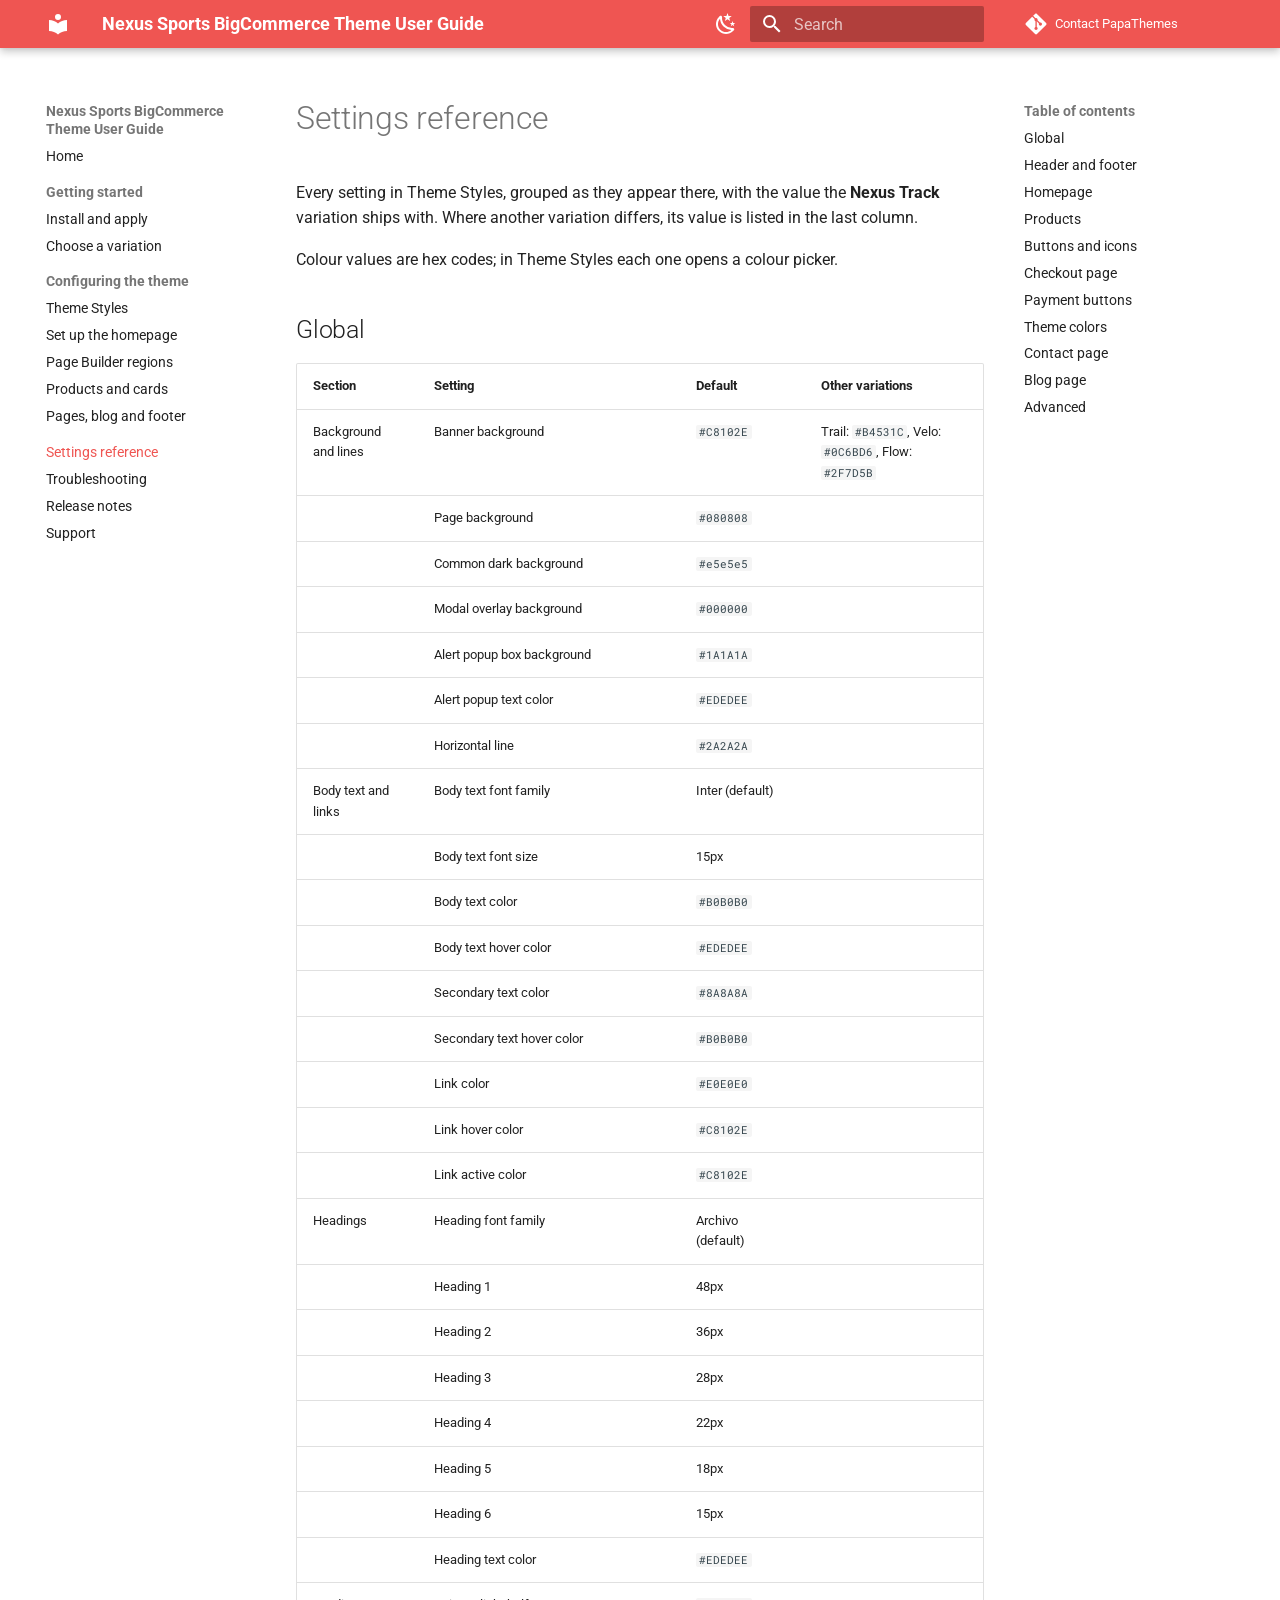
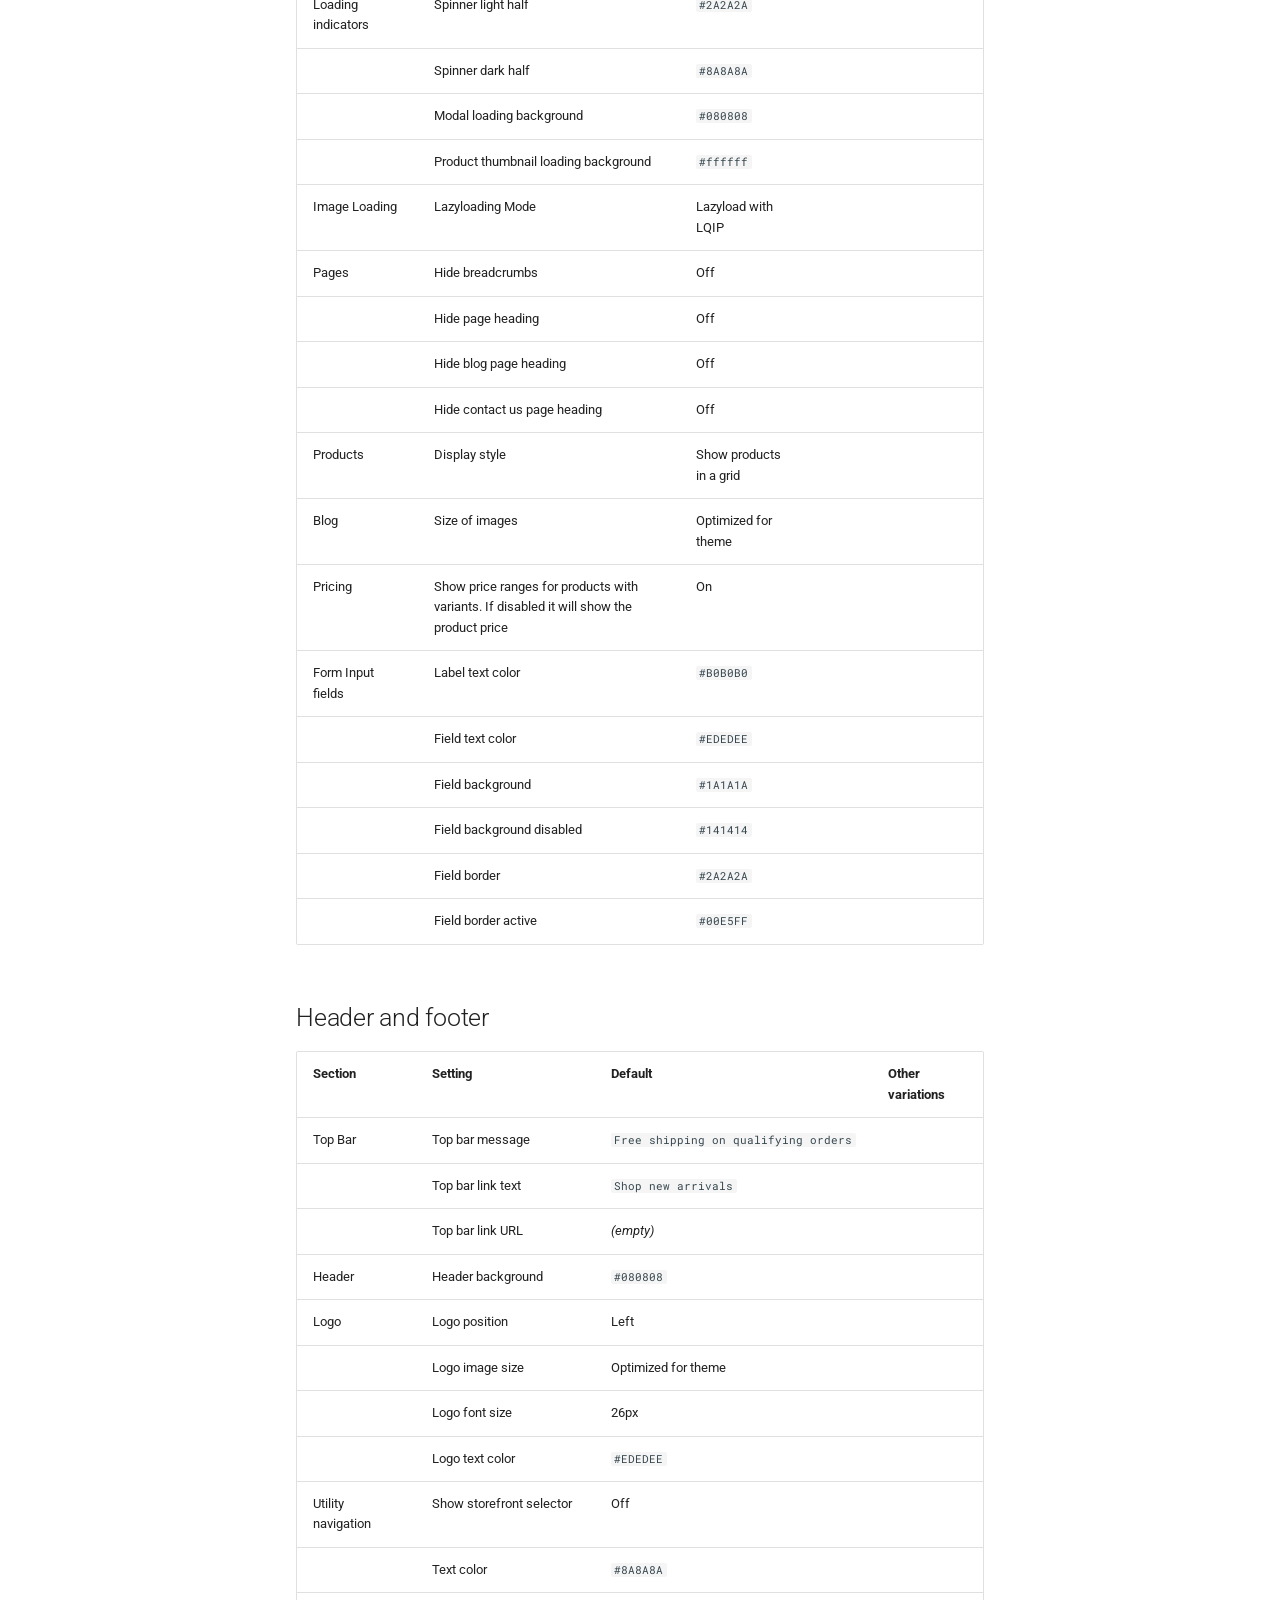
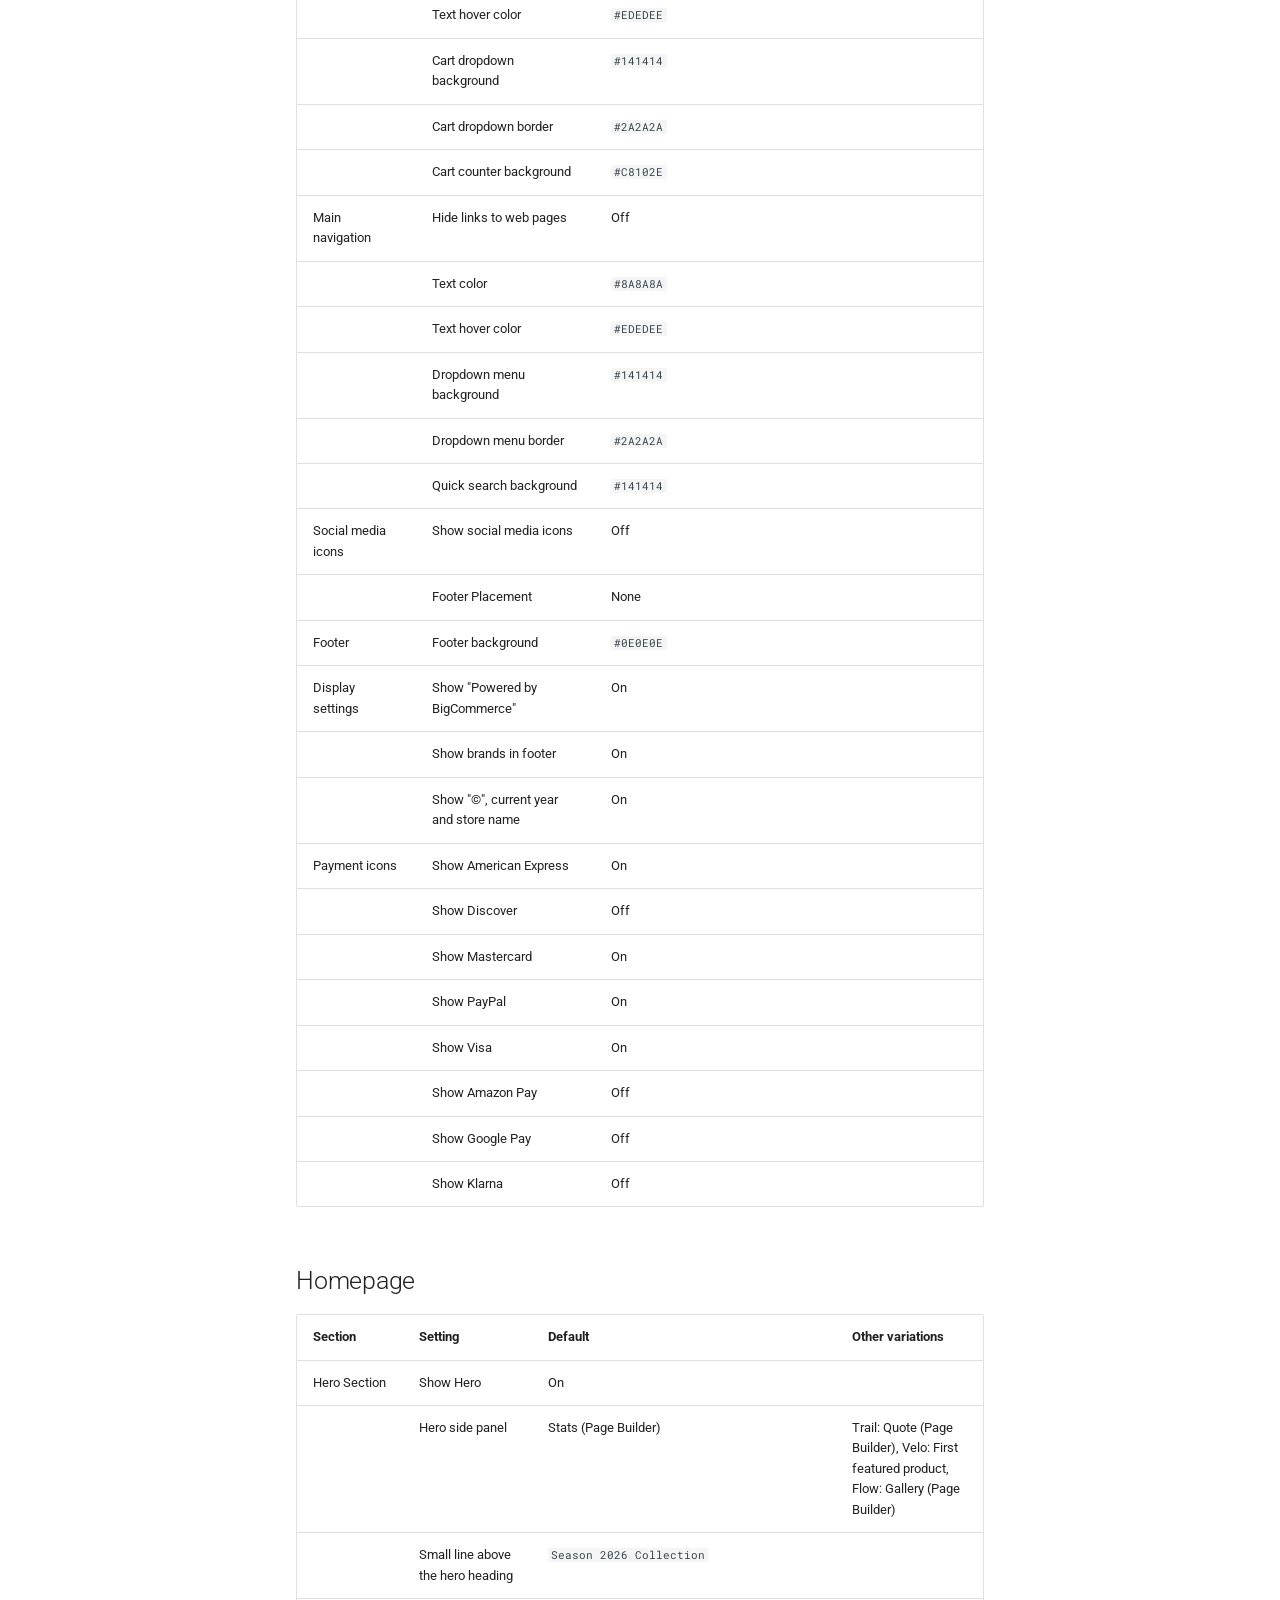
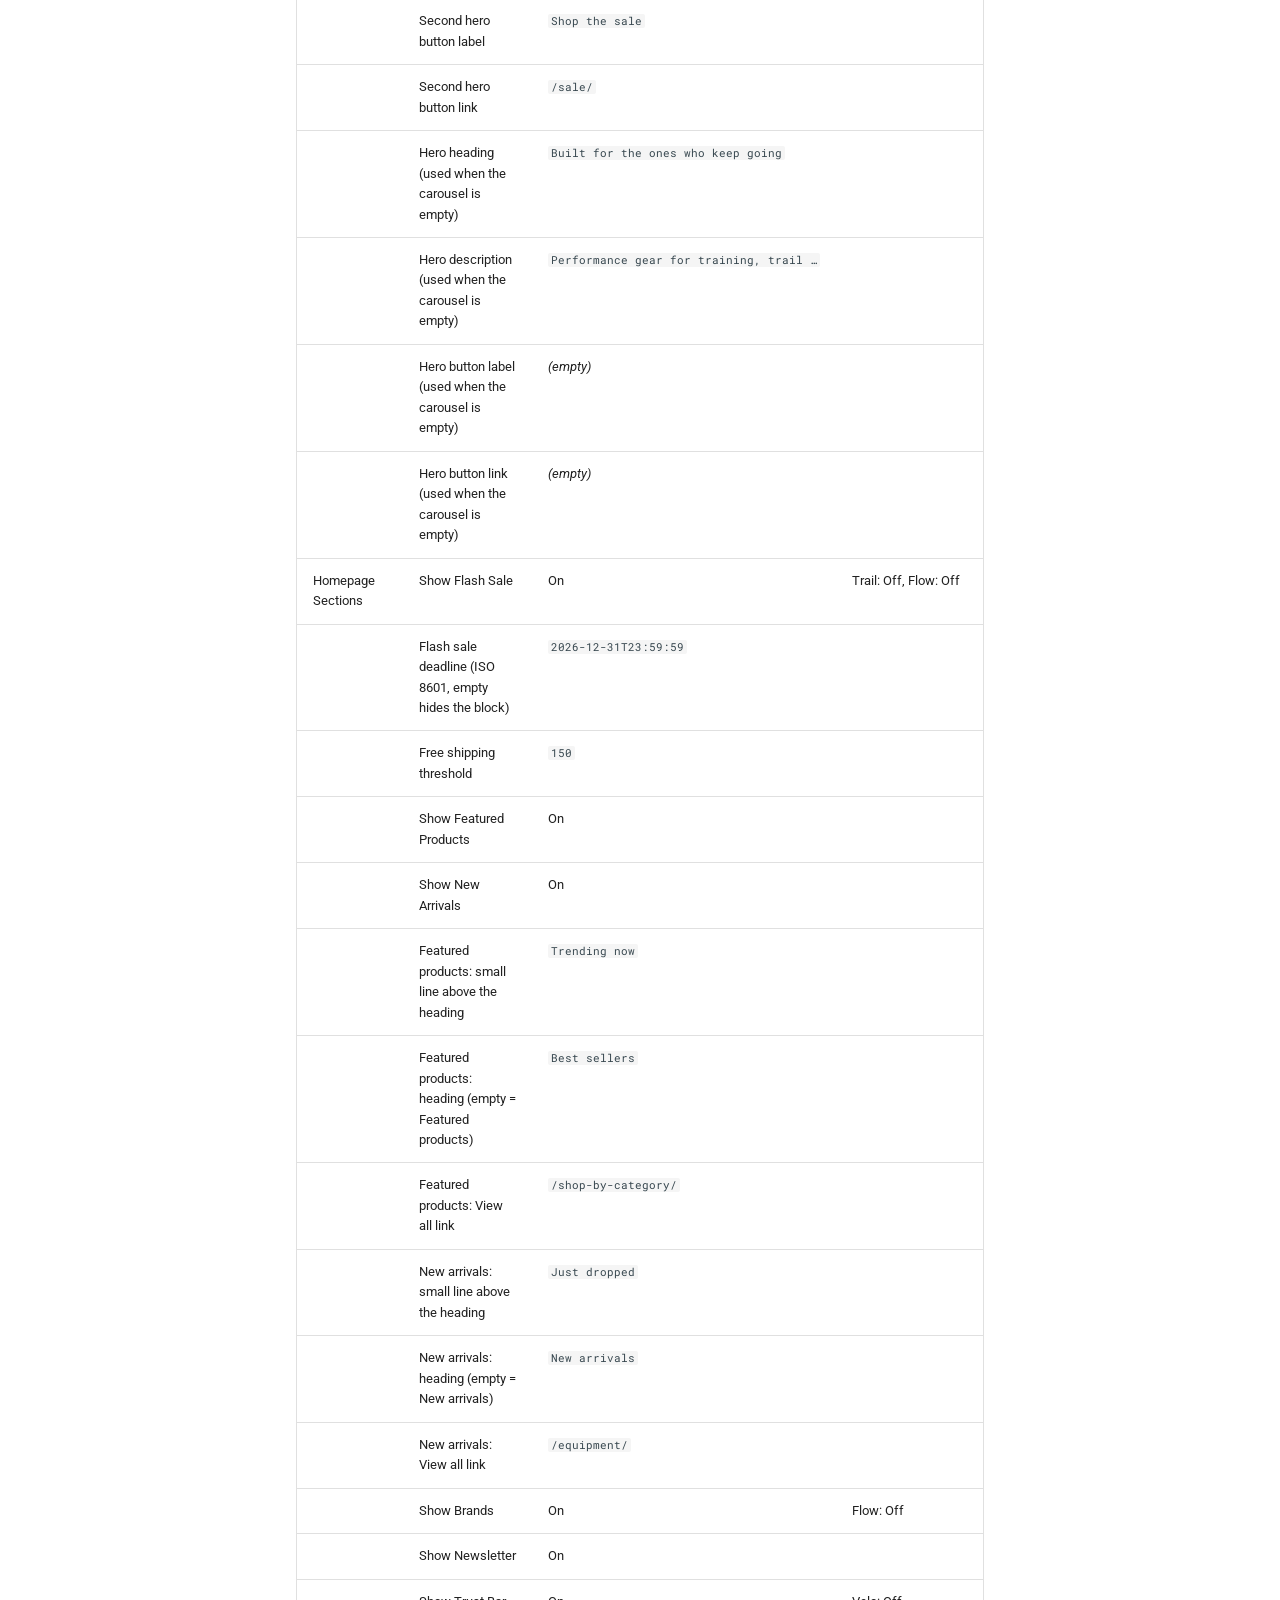
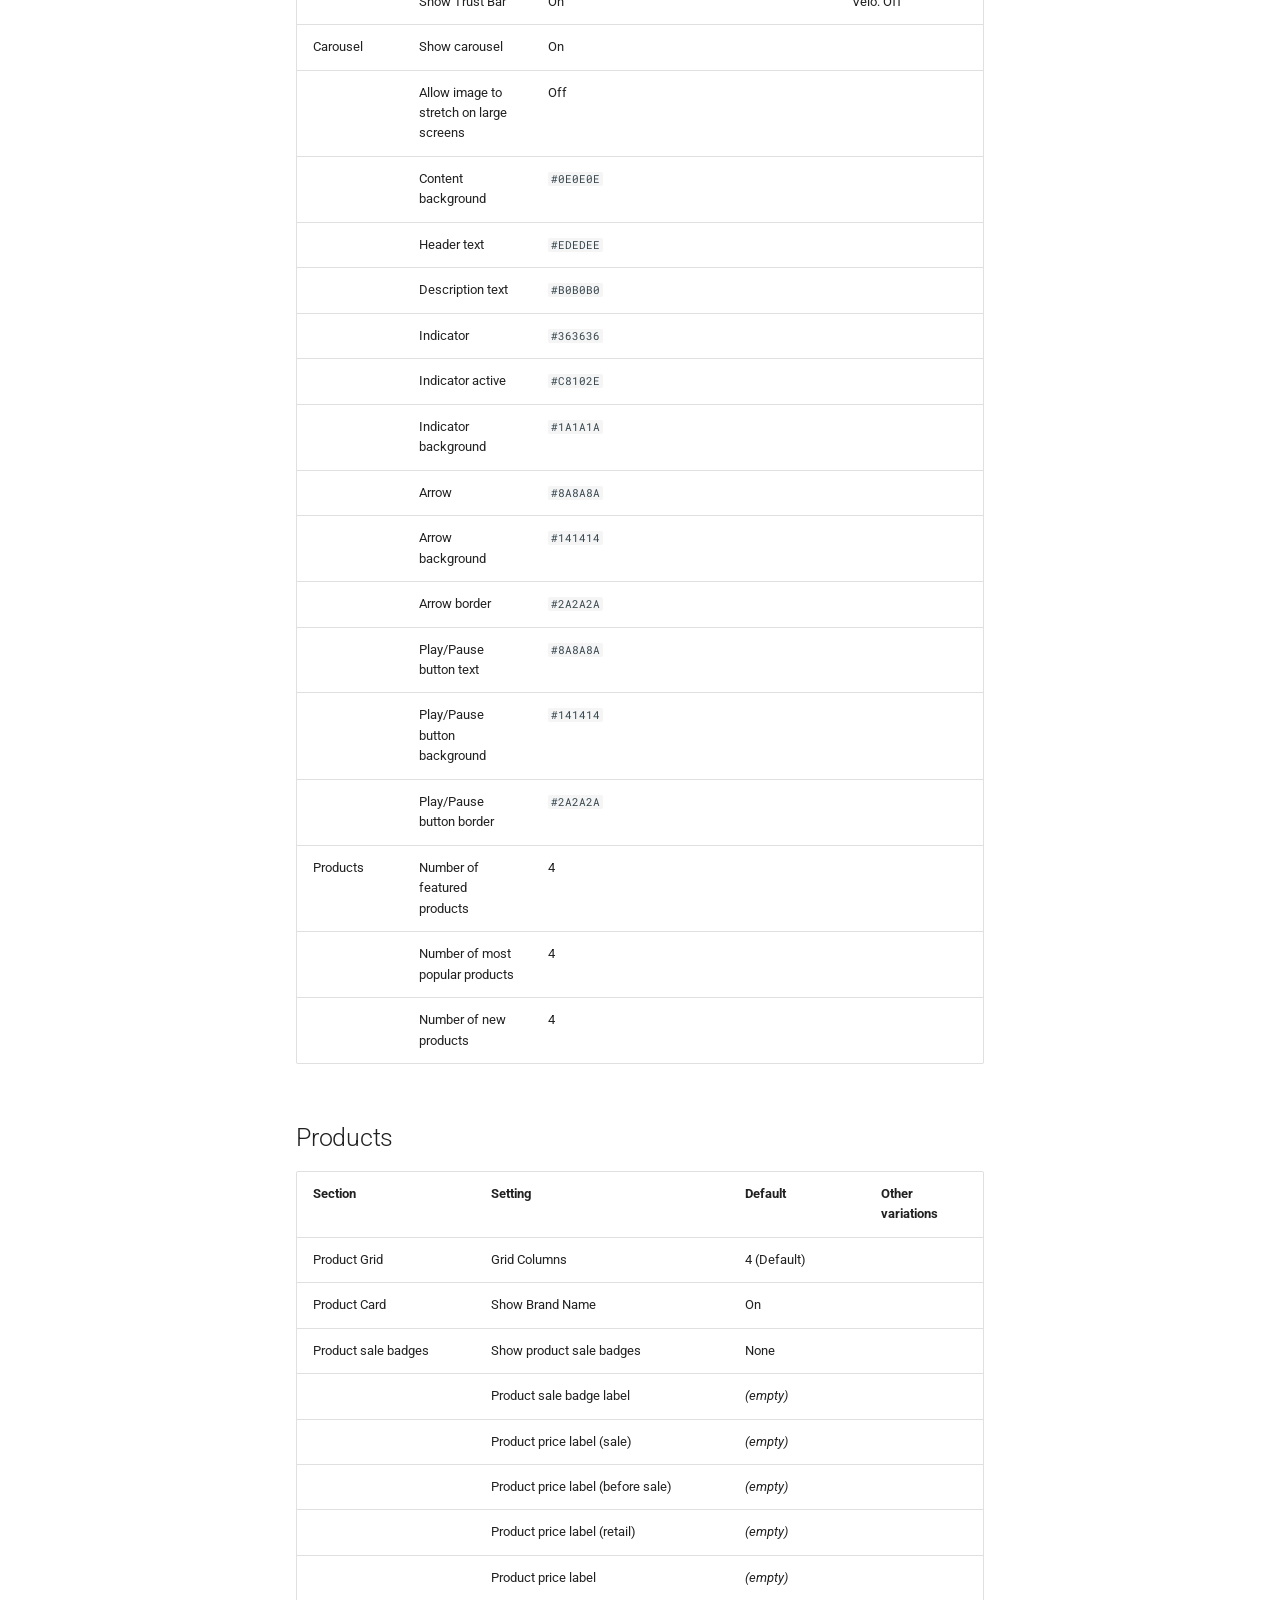
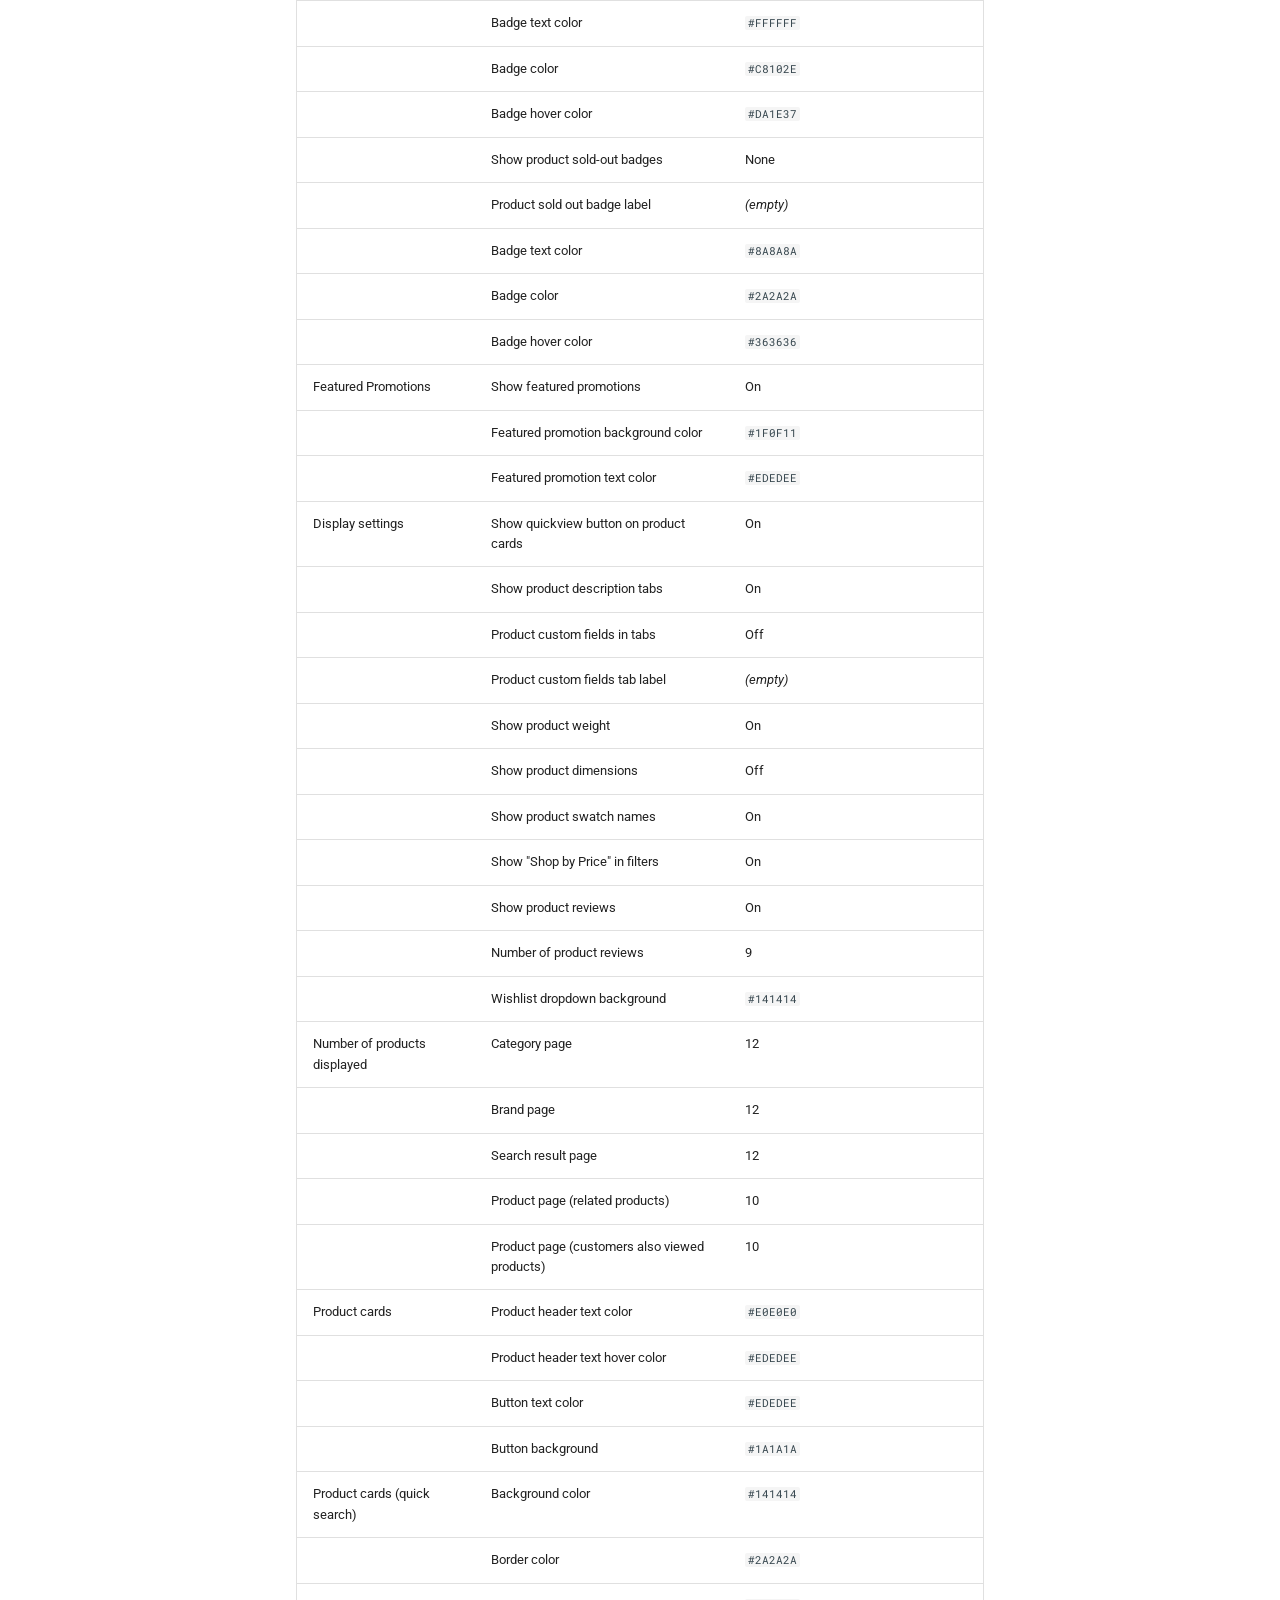
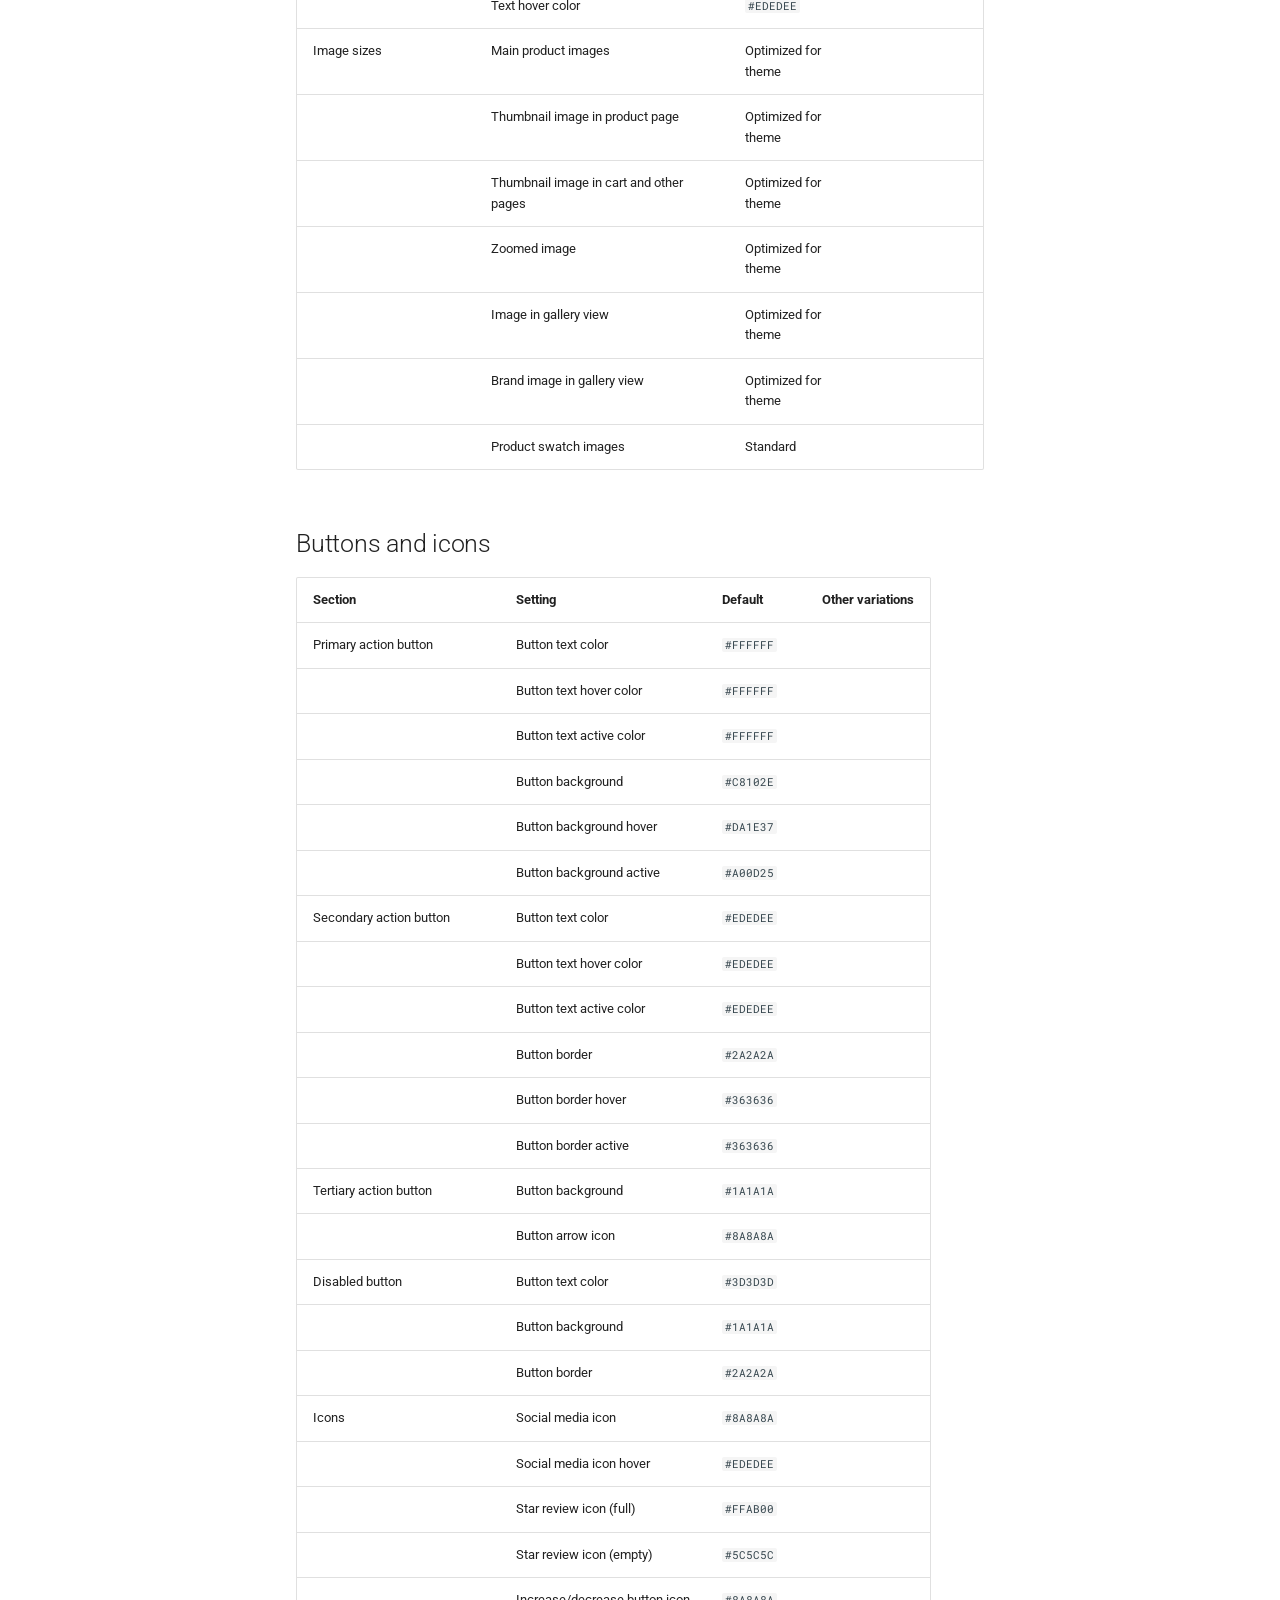
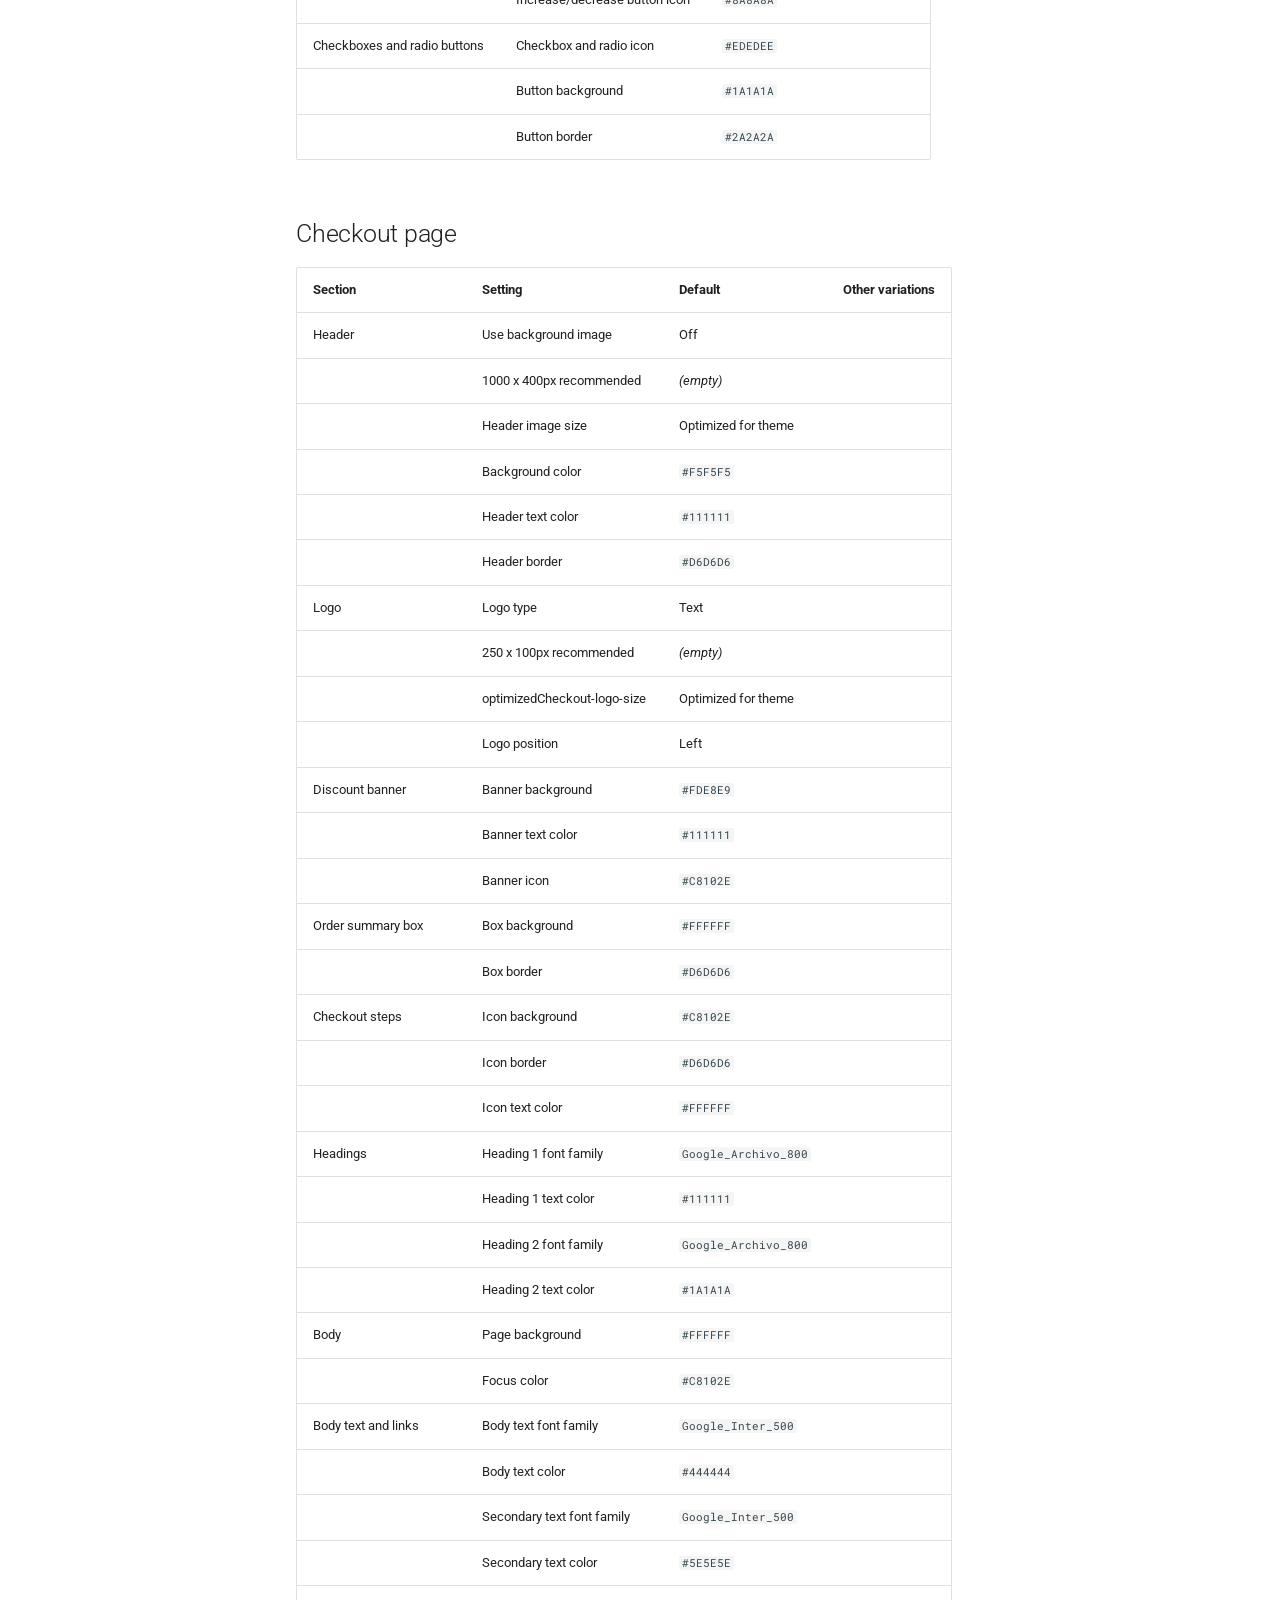
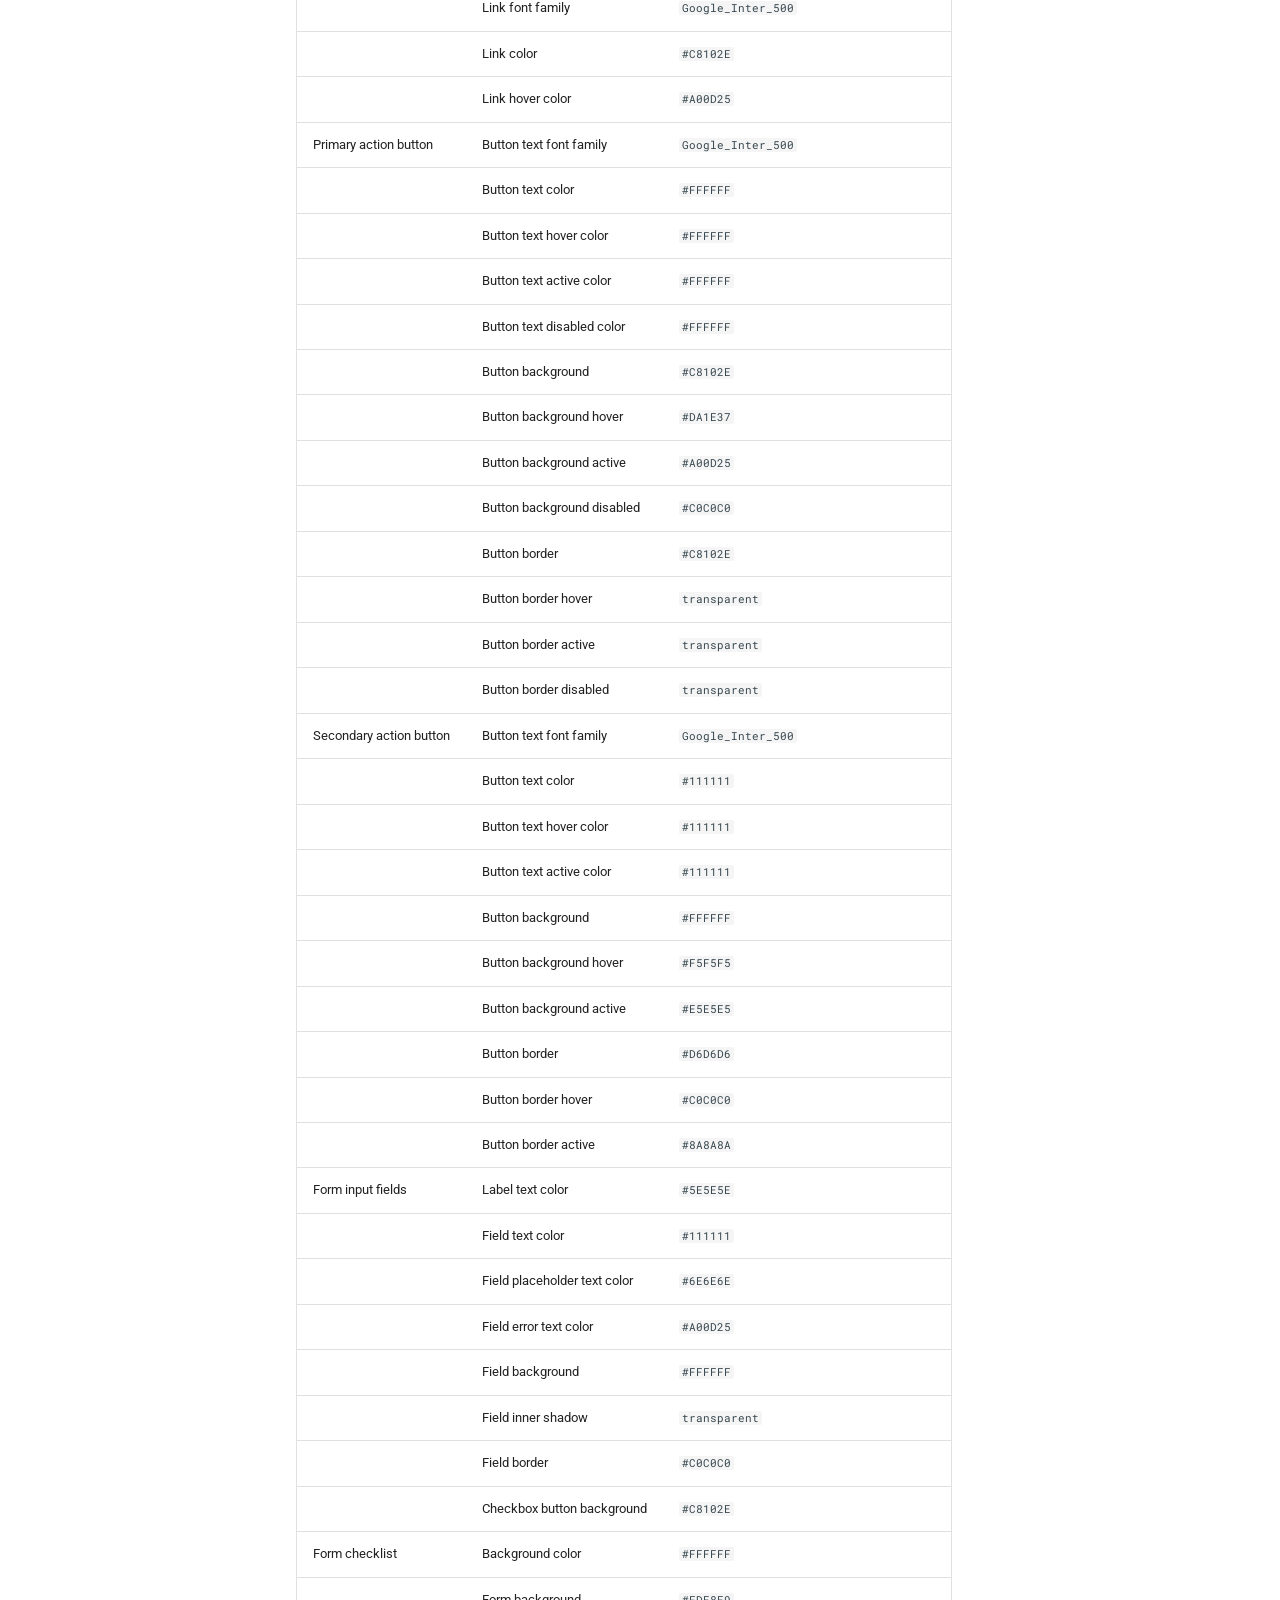
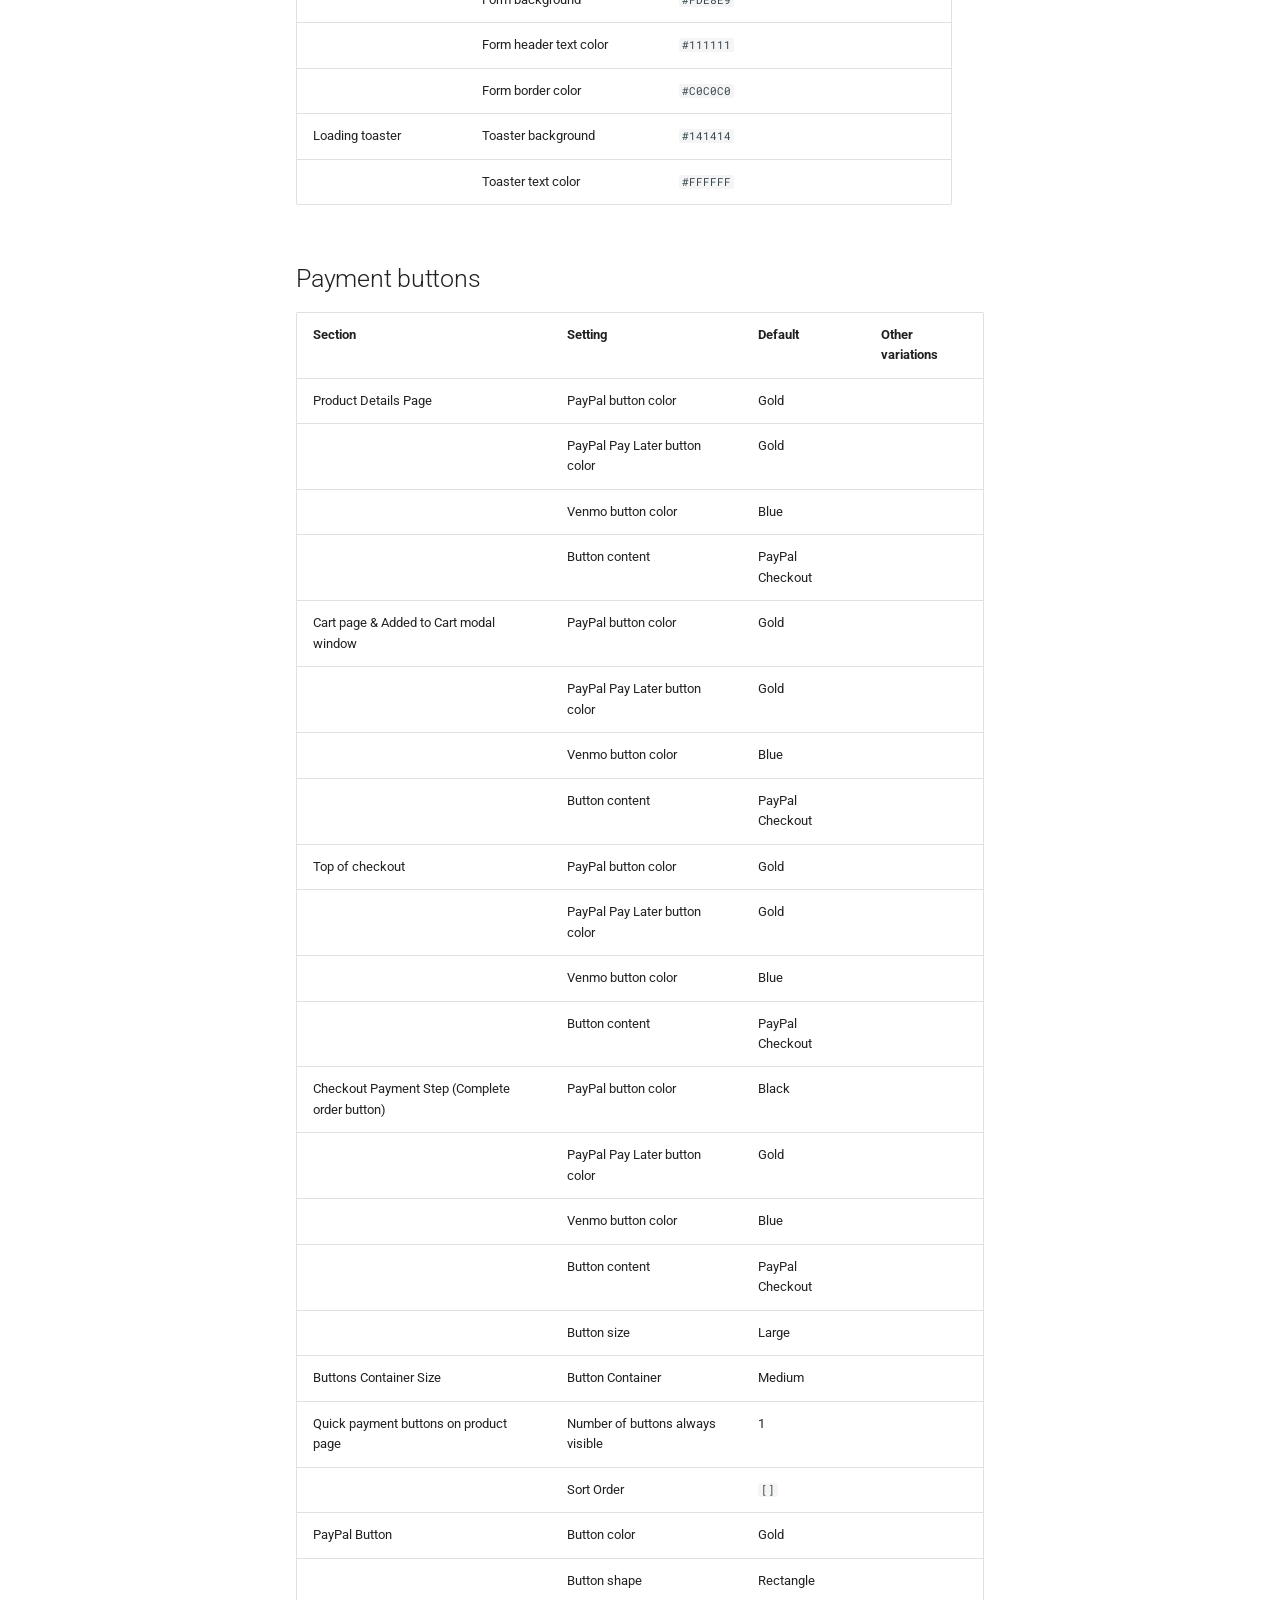
<file: settings-reference/index.html>
<!doctype html>
<html lang="en" class="no-js">
  <head>
    
      <meta charset="utf-8">
      <meta name="viewport" content="width=device-width,initial-scale=1">
      
        <meta name="description" content="Merchant guide for the Nexus Sports BigCommerce theme by PapaThemes: install it, pick a variation, set up the homepage, Page Builder regions and product cards.">
      
      
        <meta name="author" content="PapaThemes">
      
      
        <link rel="canonical" href="https://tvlgiao.github.io/bc-nexus-docs/settings-reference/">
      
      
        <link rel="prev" href="../usage/pages-footer/">
      
      
        <link rel="next" href="../troubleshooting/">
      
      
        
      
      
      <link rel="icon" href="../assets/images/favicon.png">
      <meta name="generator" content="mkdocs-1.6.1, mkdocs-material-9.7.7">
    
    
      
        <title>Settings reference - Nexus Sports BigCommerce Theme User Guide</title>
      
    
    
      <link rel="stylesheet" href="../assets/stylesheets/main.ec1eaa64.min.css">
      
        
        <link rel="stylesheet" href="../assets/stylesheets/palette.ab4e12ef.min.css">
      
      


    
    
      
    
    
      
        
        
        <link rel="preconnect" href="https://fonts.gstatic.com" crossorigin>
        <link rel="stylesheet" href="https://fonts.googleapis.com/css?family=Roboto:300,300i,400,400i,700,700i%7CRoboto+Mono:400,400i,700,700i&display=fallback">
        <style>:root{--md-text-font:"Roboto";--md-code-font:"Roboto Mono"}</style>
      
    
    
      <link rel="stylesheet" href="../css/extra.css">
    
    <script>__md_scope=new URL("..",location),__md_hash=e=>[...e].reduce(((e,_)=>(e<<5)-e+_.charCodeAt(0)),0),__md_get=(e,_=localStorage,t=__md_scope)=>JSON.parse(_.getItem(t.pathname+"."+e)),__md_set=(e,_,t=localStorage,a=__md_scope)=>{try{t.setItem(a.pathname+"."+e,JSON.stringify(_))}catch(e){}}</script>
    
      

    
    
  </head>
  
  
    
    
      
    
    
    
    
    <body dir="ltr" data-md-color-scheme="default" data-md-color-primary="red" data-md-color-accent="red">
  
    
    <input class="md-toggle" data-md-toggle="drawer" type="checkbox" id="__drawer" autocomplete="off">
    <input class="md-toggle" data-md-toggle="search" type="checkbox" id="__search" autocomplete="off">
    <label class="md-overlay" for="__drawer"></label>
    <div data-md-component="skip">
      
        
        <a href="#settings-reference" class="md-skip">
          Skip to content
        </a>
      
    </div>
    <div data-md-component="announce">
      
    </div>
    
    
      

  

<header class="md-header md-header--shadow" data-md-component="header">
  <nav class="md-header__inner md-grid" aria-label="Header">
    <a href=".." title="Nexus Sports BigCommerce Theme User Guide" class="md-header__button md-logo" aria-label="Nexus Sports BigCommerce Theme User Guide" data-md-component="logo">
      
  
  <svg xmlns="http://www.w3.org/2000/svg" viewBox="0 0 24 24"><path d="M12 8a3 3 0 0 0 3-3 3 3 0 0 0-3-3 3 3 0 0 0-3 3 3 3 0 0 0 3 3m0 3.54C9.64 9.35 6.5 8 3 8v11c3.5 0 6.64 1.35 9 3.54 2.36-2.19 5.5-3.54 9-3.54V8c-3.5 0-6.64 1.35-9 3.54"/></svg>

    </a>
    <label class="md-header__button md-icon" for="__drawer">
      
      <svg xmlns="http://www.w3.org/2000/svg" viewBox="0 0 24 24"><path d="M3 6h18v2H3zm0 5h18v2H3zm0 5h18v2H3z"/></svg>
    </label>
    <div class="md-header__title" data-md-component="header-title">
      <div class="md-header__ellipsis">
        <div class="md-header__topic">
          <span class="md-ellipsis">
            Nexus Sports BigCommerce Theme User Guide
          </span>
        </div>
        <div class="md-header__topic" data-md-component="header-topic">
          <span class="md-ellipsis">
            
              Settings reference
            
          </span>
        </div>
      </div>
    </div>
    
      
        <form class="md-header__option" data-md-component="palette">
  
    
    
    
    <input class="md-option" data-md-color-media="(prefers-color-scheme: light)" data-md-color-scheme="default" data-md-color-primary="red" data-md-color-accent="red"  aria-label="Switch to dark mode"  type="radio" name="__palette" id="__palette_0">
    
      <label class="md-header__button md-icon" title="Switch to dark mode" for="__palette_1" hidden>
        <svg xmlns="http://www.w3.org/2000/svg" viewBox="0 0 24 24"><path d="m17.75 4.09-2.53 1.94.91 3.06-2.63-1.81-2.63 1.81.91-3.06-2.53-1.94L12.44 4l1.06-3 1.06 3zm3.5 6.91-1.64 1.25.59 1.98-1.7-1.17-1.7 1.17.59-1.98L15.75 11l2.06-.05L18.5 9l.69 1.95zm-2.28 4.95c.83-.08 1.72 1.1 1.19 1.85-.32.45-.66.87-1.08 1.27C15.17 23 8.84 23 4.94 19.07c-3.91-3.9-3.91-10.24 0-14.14.4-.4.82-.76 1.27-1.08.75-.53 1.93.36 1.85 1.19-.27 2.86.69 5.83 2.89 8.02a9.96 9.96 0 0 0 8.02 2.89m-1.64 2.02a12.08 12.08 0 0 1-7.8-3.47c-2.17-2.19-3.33-5-3.49-7.82-2.81 3.14-2.7 7.96.31 10.98 3.02 3.01 7.84 3.12 10.98.31"/></svg>
      </label>
    
  
    
    
    
    <input class="md-option" data-md-color-media="(prefers-color-scheme: dark)" data-md-color-scheme="slate" data-md-color-primary="red" data-md-color-accent="red"  aria-label="Switch to light mode"  type="radio" name="__palette" id="__palette_1">
    
      <label class="md-header__button md-icon" title="Switch to light mode" for="__palette_0" hidden>
        <svg xmlns="http://www.w3.org/2000/svg" viewBox="0 0 24 24"><path d="M12 7a5 5 0 0 1 5 5 5 5 0 0 1-5 5 5 5 0 0 1-5-5 5 5 0 0 1 5-5m0 2a3 3 0 0 0-3 3 3 3 0 0 0 3 3 3 3 0 0 0 3-3 3 3 0 0 0-3-3m0-7 2.39 3.42C13.65 5.15 12.84 5 12 5s-1.65.15-2.39.42zM3.34 7l4.16-.35A7.2 7.2 0 0 0 5.94 8.5c-.44.74-.69 1.5-.83 2.29zm.02 10 1.76-3.77a7.131 7.131 0 0 0 2.38 4.14zM20.65 7l-1.77 3.79a7.02 7.02 0 0 0-2.38-4.15zm-.01 10-4.14.36c.59-.51 1.12-1.14 1.54-1.86.42-.73.69-1.5.83-2.29zM12 22l-2.41-3.44c.74.27 1.55.44 2.41.44.82 0 1.63-.17 2.37-.44z"/></svg>
      </label>
    
  
</form>
      
    
    
      <script>var palette=__md_get("__palette");if(palette&&palette.color){if("(prefers-color-scheme)"===palette.color.media){var media=matchMedia("(prefers-color-scheme: light)"),input=document.querySelector(media.matches?"[data-md-color-media='(prefers-color-scheme: light)']":"[data-md-color-media='(prefers-color-scheme: dark)']");palette.color.media=input.getAttribute("data-md-color-media"),palette.color.scheme=input.getAttribute("data-md-color-scheme"),palette.color.primary=input.getAttribute("data-md-color-primary"),palette.color.accent=input.getAttribute("data-md-color-accent")}for(var[key,value]of Object.entries(palette.color))document.body.setAttribute("data-md-color-"+key,value)}</script>
    
    
    
      
      
        <label class="md-header__button md-icon" for="__search">
          
          <svg xmlns="http://www.w3.org/2000/svg" viewBox="0 0 24 24"><path d="M9.5 3A6.5 6.5 0 0 1 16 9.5c0 1.61-.59 3.09-1.56 4.23l.27.27h.79l5 5-1.5 1.5-5-5v-.79l-.27-.27A6.52 6.52 0 0 1 9.5 16 6.5 6.5 0 0 1 3 9.5 6.5 6.5 0 0 1 9.5 3m0 2C7 5 5 7 5 9.5S7 14 9.5 14 14 12 14 9.5 12 5 9.5 5"/></svg>
        </label>
        <div class="md-search" data-md-component="search" role="dialog">
  <label class="md-search__overlay" for="__search"></label>
  <div class="md-search__inner" role="search">
    <form class="md-search__form" name="search">
      <input type="text" class="md-search__input" name="query" aria-label="Search" placeholder="Search" autocapitalize="off" autocorrect="off" autocomplete="off" spellcheck="false" data-md-component="search-query" required>
      <label class="md-search__icon md-icon" for="__search">
        
        <svg xmlns="http://www.w3.org/2000/svg" viewBox="0 0 24 24"><path d="M9.5 3A6.5 6.5 0 0 1 16 9.5c0 1.61-.59 3.09-1.56 4.23l.27.27h.79l5 5-1.5 1.5-5-5v-.79l-.27-.27A6.52 6.52 0 0 1 9.5 16 6.5 6.5 0 0 1 3 9.5 6.5 6.5 0 0 1 9.5 3m0 2C7 5 5 7 5 9.5S7 14 9.5 14 14 12 14 9.5 12 5 9.5 5"/></svg>
        
        <svg xmlns="http://www.w3.org/2000/svg" viewBox="0 0 24 24"><path d="M20 11v2H8l5.5 5.5-1.42 1.42L4.16 12l7.92-7.92L13.5 5.5 8 11z"/></svg>
      </label>
      <nav class="md-search__options" aria-label="Search">
        
        <button type="reset" class="md-search__icon md-icon" title="Clear" aria-label="Clear" tabindex="-1">
          
          <svg xmlns="http://www.w3.org/2000/svg" viewBox="0 0 24 24"><path d="M19 6.41 17.59 5 12 10.59 6.41 5 5 6.41 10.59 12 5 17.59 6.41 19 12 13.41 17.59 19 19 17.59 13.41 12z"/></svg>
        </button>
      </nav>
      
    </form>
    <div class="md-search__output">
      <div class="md-search__scrollwrap" tabindex="0" data-md-scrollfix>
        <div class="md-search-result" data-md-component="search-result">
          <div class="md-search-result__meta">
            Initializing search
          </div>
          <ol class="md-search-result__list" role="presentation"></ol>
        </div>
      </div>
    </div>
  </div>
</div>
      
    
    
      <div class="md-header__source">
        <a href="https://papathemes.com/contact-us/" title="Go to repository" class="md-source" data-md-component="source">
  <div class="md-source__icon md-icon">
    
    <svg xmlns="http://www.w3.org/2000/svg" viewBox="0 0 448 512"><!--! Font Awesome Free 7.1.0 by @fontawesome - https://fontawesome.com License - https://fontawesome.com/license/free (Icons: CC BY 4.0, Fonts: SIL OFL 1.1, Code: MIT License) Copyright 2025 Fonticons, Inc.--><path d="M439.6 236.1 244 40.5c-5.4-5.5-12.8-8.5-20.4-8.5s-15 3-20.4 8.4L162.5 81l51.5 51.5c27.1-9.1 52.7 16.8 43.4 43.7l49.7 49.7c34.2-11.8 61.2 31 35.5 56.7-26.5 26.5-70.2-2.9-56-37.3L240.3 199v121.9c25.3 12.5 22.3 41.8 9.1 55-6.4 6.4-15.2 10.1-24.3 10.1s-17.8-3.6-24.3-10.1c-17.6-17.6-11.1-46.9 11.2-56v-123c-20.8-8.5-24.6-30.7-18.6-45L142.6 101 8.5 235.1C3 240.6 0 247.9 0 255.5s3 15 8.5 20.4l195.6 195.7c5.4 5.4 12.7 8.4 20.4 8.4s15-3 20.4-8.4l194.7-194.7c5.4-5.4 8.4-12.8 8.4-20.4s-3-15-8.4-20.4"/></svg>
  </div>
  <div class="md-source__repository">
    Contact PapaThemes
  </div>
</a>
      </div>
    
  </nav>
  
</header>
    
    <div class="md-container" data-md-component="container">
      
      
        
          
        
      
      <main class="md-main" data-md-component="main">
        <div class="md-main__inner md-grid">
          
            
              
              <div class="md-sidebar md-sidebar--primary" data-md-component="sidebar" data-md-type="navigation" >
                <div class="md-sidebar__scrollwrap">
                  <div class="md-sidebar__inner">
                    



<nav class="md-nav md-nav--primary" aria-label="Navigation" data-md-level="0">
  <label class="md-nav__title" for="__drawer">
    <a href=".." title="Nexus Sports BigCommerce Theme User Guide" class="md-nav__button md-logo" aria-label="Nexus Sports BigCommerce Theme User Guide" data-md-component="logo">
      
  
  <svg xmlns="http://www.w3.org/2000/svg" viewBox="0 0 24 24"><path d="M12 8a3 3 0 0 0 3-3 3 3 0 0 0-3-3 3 3 0 0 0-3 3 3 3 0 0 0 3 3m0 3.54C9.64 9.35 6.5 8 3 8v11c3.5 0 6.64 1.35 9 3.54 2.36-2.19 5.5-3.54 9-3.54V8c-3.5 0-6.64 1.35-9 3.54"/></svg>

    </a>
    Nexus Sports BigCommerce Theme User Guide
  </label>
  
    <div class="md-nav__source">
      <a href="https://papathemes.com/contact-us/" title="Go to repository" class="md-source" data-md-component="source">
  <div class="md-source__icon md-icon">
    
    <svg xmlns="http://www.w3.org/2000/svg" viewBox="0 0 448 512"><!--! Font Awesome Free 7.1.0 by @fontawesome - https://fontawesome.com License - https://fontawesome.com/license/free (Icons: CC BY 4.0, Fonts: SIL OFL 1.1, Code: MIT License) Copyright 2025 Fonticons, Inc.--><path d="M439.6 236.1 244 40.5c-5.4-5.5-12.8-8.5-20.4-8.5s-15 3-20.4 8.4L162.5 81l51.5 51.5c27.1-9.1 52.7 16.8 43.4 43.7l49.7 49.7c34.2-11.8 61.2 31 35.5 56.7-26.5 26.5-70.2-2.9-56-37.3L240.3 199v121.9c25.3 12.5 22.3 41.8 9.1 55-6.4 6.4-15.2 10.1-24.3 10.1s-17.8-3.6-24.3-10.1c-17.6-17.6-11.1-46.9 11.2-56v-123c-20.8-8.5-24.6-30.7-18.6-45L142.6 101 8.5 235.1C3 240.6 0 247.9 0 255.5s3 15 8.5 20.4l195.6 195.7c5.4 5.4 12.7 8.4 20.4 8.4s15-3 20.4-8.4l194.7-194.7c5.4-5.4 8.4-12.8 8.4-20.4s-3-15-8.4-20.4"/></svg>
  </div>
  <div class="md-source__repository">
    Contact PapaThemes
  </div>
</a>
    </div>
  
  <ul class="md-nav__list" data-md-scrollfix>
    
      
      
  
  
  
  
    <li class="md-nav__item">
      <a href=".." class="md-nav__link">
        
  
  
  <span class="md-ellipsis">
    
  
    Home
  

    
  </span>
  
  

      </a>
    </li>
  

    
      
      
  
  
  
  
    
    
      
        
      
        
      
    
    
    
      
        
        
      
    
    
    <li class="md-nav__item md-nav__item--section md-nav__item--nested">
      
        
        
        <input class="md-nav__toggle md-toggle " type="checkbox" id="__nav_2" >
        
          
          <label class="md-nav__link" for="__nav_2" id="__nav_2_label" tabindex="">
            
  
  
  <span class="md-ellipsis">
    
  
    Getting started
  

    
  </span>
  
  

            <span class="md-nav__icon md-icon"></span>
          </label>
        
        <nav class="md-nav" data-md-level="1" aria-labelledby="__nav_2_label" aria-expanded="false">
          <label class="md-nav__title" for="__nav_2">
            <span class="md-nav__icon md-icon"></span>
            
  
    Getting started
  

          </label>
          <ul class="md-nav__list" data-md-scrollfix>
            
              
                
  
  
  
  
    <li class="md-nav__item">
      <a href="../usage/install/" class="md-nav__link">
        
  
  
  <span class="md-ellipsis">
    
  
    Install and apply
  

    
  </span>
  
  

      </a>
    </li>
  

              
            
              
                
  
  
  
  
    <li class="md-nav__item">
      <a href="../usage/choose-variation/" class="md-nav__link">
        
  
  
  <span class="md-ellipsis">
    
  
    Choose a variation
  

    
  </span>
  
  

      </a>
    </li>
  

              
            
          </ul>
        </nav>
      
    </li>
  

    
      
      
  
  
  
  
    
    
      
        
      
        
      
        
      
        
      
        
      
    
    
    
      
        
        
      
    
    
    <li class="md-nav__item md-nav__item--section md-nav__item--nested">
      
        
        
        <input class="md-nav__toggle md-toggle " type="checkbox" id="__nav_3" >
        
          
          <label class="md-nav__link" for="__nav_3" id="__nav_3_label" tabindex="">
            
  
  
  <span class="md-ellipsis">
    
  
    Configuring the theme
  

    
  </span>
  
  

            <span class="md-nav__icon md-icon"></span>
          </label>
        
        <nav class="md-nav" data-md-level="1" aria-labelledby="__nav_3_label" aria-expanded="false">
          <label class="md-nav__title" for="__nav_3">
            <span class="md-nav__icon md-icon"></span>
            
  
    Configuring the theme
  

          </label>
          <ul class="md-nav__list" data-md-scrollfix>
            
              
                
  
  
  
  
    <li class="md-nav__item">
      <a href="../usage/theme-styles/" class="md-nav__link">
        
  
  
  <span class="md-ellipsis">
    
  
    Theme Styles
  

    
  </span>
  
  

      </a>
    </li>
  

              
            
              
                
  
  
  
  
    <li class="md-nav__item">
      <a href="../usage/homepage/" class="md-nav__link">
        
  
  
  <span class="md-ellipsis">
    
  
    Set up the homepage
  

    
  </span>
  
  

      </a>
    </li>
  

              
            
              
                
  
  
  
  
    <li class="md-nav__item">
      <a href="../usage/page-builder/" class="md-nav__link">
        
  
  
  <span class="md-ellipsis">
    
  
    Page Builder regions
  

    
  </span>
  
  

      </a>
    </li>
  

              
            
              
                
  
  
  
  
    <li class="md-nav__item">
      <a href="../usage/products/" class="md-nav__link">
        
  
  
  <span class="md-ellipsis">
    
  
    Products and cards
  

    
  </span>
  
  

      </a>
    </li>
  

              
            
              
                
  
  
  
  
    <li class="md-nav__item">
      <a href="../usage/pages-footer/" class="md-nav__link">
        
  
  
  <span class="md-ellipsis">
    
  
    Pages, blog and footer
  

    
  </span>
  
  

      </a>
    </li>
  

              
            
          </ul>
        </nav>
      
    </li>
  

    
      
      
  
  
    
  
  
  
    <li class="md-nav__item md-nav__item--active">
      
      <input class="md-nav__toggle md-toggle" type="checkbox" id="__toc">
      
      
        
      
      
        <label class="md-nav__link md-nav__link--active" for="__toc">
          
  
  
  <span class="md-ellipsis">
    
  
    Settings reference
  

    
  </span>
  
  

          <span class="md-nav__icon md-icon"></span>
        </label>
      
      <a href="./" class="md-nav__link md-nav__link--active">
        
  
  
  <span class="md-ellipsis">
    
  
    Settings reference
  

    
  </span>
  
  

      </a>
      
        

<nav class="md-nav md-nav--secondary" aria-label="Table of contents">
  
  
  
    
  
  
    <label class="md-nav__title" for="__toc">
      <span class="md-nav__icon md-icon"></span>
      Table of contents
    </label>
    <ul class="md-nav__list" data-md-component="toc" data-md-scrollfix>
      
        <li class="md-nav__item">
  <a href="#global" class="md-nav__link">
    <span class="md-ellipsis">
      
        Global
      
    </span>
  </a>
  
</li>
      
        <li class="md-nav__item">
  <a href="#header-and-footer" class="md-nav__link">
    <span class="md-ellipsis">
      
        Header and footer
      
    </span>
  </a>
  
</li>
      
        <li class="md-nav__item">
  <a href="#homepage" class="md-nav__link">
    <span class="md-ellipsis">
      
        Homepage
      
    </span>
  </a>
  
</li>
      
        <li class="md-nav__item">
  <a href="#products" class="md-nav__link">
    <span class="md-ellipsis">
      
        Products
      
    </span>
  </a>
  
</li>
      
        <li class="md-nav__item">
  <a href="#buttons-and-icons" class="md-nav__link">
    <span class="md-ellipsis">
      
        Buttons and icons
      
    </span>
  </a>
  
</li>
      
        <li class="md-nav__item">
  <a href="#checkout-page" class="md-nav__link">
    <span class="md-ellipsis">
      
        Checkout page
      
    </span>
  </a>
  
</li>
      
        <li class="md-nav__item">
  <a href="#payment-buttons" class="md-nav__link">
    <span class="md-ellipsis">
      
        Payment buttons
      
    </span>
  </a>
  
</li>
      
        <li class="md-nav__item">
  <a href="#theme-colors" class="md-nav__link">
    <span class="md-ellipsis">
      
        Theme colors
      
    </span>
  </a>
  
</li>
      
        <li class="md-nav__item">
  <a href="#contact-page" class="md-nav__link">
    <span class="md-ellipsis">
      
        Contact page
      
    </span>
  </a>
  
</li>
      
        <li class="md-nav__item">
  <a href="#blog-page" class="md-nav__link">
    <span class="md-ellipsis">
      
        Blog page
      
    </span>
  </a>
  
</li>
      
        <li class="md-nav__item">
  <a href="#advanced" class="md-nav__link">
    <span class="md-ellipsis">
      
        Advanced
      
    </span>
  </a>
  
</li>
      
    </ul>
  
</nav>
      
    </li>
  

    
      
      
  
  
  
  
    <li class="md-nav__item">
      <a href="../troubleshooting/" class="md-nav__link">
        
  
  
  <span class="md-ellipsis">
    
  
    Troubleshooting
  

    
  </span>
  
  

      </a>
    </li>
  

    
      
      
  
  
  
  
    <li class="md-nav__item">
      <a href="../changelog/" class="md-nav__link">
        
  
  
  <span class="md-ellipsis">
    
  
    Release notes
  

    
  </span>
  
  

      </a>
    </li>
  

    
      
      
  
  
  
  
    <li class="md-nav__item">
      <a href="../support/" class="md-nav__link">
        
  
  
  <span class="md-ellipsis">
    
  
    Support
  

    
  </span>
  
  

      </a>
    </li>
  

    
  </ul>
</nav>
                  </div>
                </div>
              </div>
            
            
              
              <div class="md-sidebar md-sidebar--secondary" data-md-component="sidebar" data-md-type="toc" >
                <div class="md-sidebar__scrollwrap">
                  <div class="md-sidebar__inner">
                    

<nav class="md-nav md-nav--secondary" aria-label="Table of contents">
  
  
  
    
  
  
    <label class="md-nav__title" for="__toc">
      <span class="md-nav__icon md-icon"></span>
      Table of contents
    </label>
    <ul class="md-nav__list" data-md-component="toc" data-md-scrollfix>
      
        <li class="md-nav__item">
  <a href="#global" class="md-nav__link">
    <span class="md-ellipsis">
      
        Global
      
    </span>
  </a>
  
</li>
      
        <li class="md-nav__item">
  <a href="#header-and-footer" class="md-nav__link">
    <span class="md-ellipsis">
      
        Header and footer
      
    </span>
  </a>
  
</li>
      
        <li class="md-nav__item">
  <a href="#homepage" class="md-nav__link">
    <span class="md-ellipsis">
      
        Homepage
      
    </span>
  </a>
  
</li>
      
        <li class="md-nav__item">
  <a href="#products" class="md-nav__link">
    <span class="md-ellipsis">
      
        Products
      
    </span>
  </a>
  
</li>
      
        <li class="md-nav__item">
  <a href="#buttons-and-icons" class="md-nav__link">
    <span class="md-ellipsis">
      
        Buttons and icons
      
    </span>
  </a>
  
</li>
      
        <li class="md-nav__item">
  <a href="#checkout-page" class="md-nav__link">
    <span class="md-ellipsis">
      
        Checkout page
      
    </span>
  </a>
  
</li>
      
        <li class="md-nav__item">
  <a href="#payment-buttons" class="md-nav__link">
    <span class="md-ellipsis">
      
        Payment buttons
      
    </span>
  </a>
  
</li>
      
        <li class="md-nav__item">
  <a href="#theme-colors" class="md-nav__link">
    <span class="md-ellipsis">
      
        Theme colors
      
    </span>
  </a>
  
</li>
      
        <li class="md-nav__item">
  <a href="#contact-page" class="md-nav__link">
    <span class="md-ellipsis">
      
        Contact page
      
    </span>
  </a>
  
</li>
      
        <li class="md-nav__item">
  <a href="#blog-page" class="md-nav__link">
    <span class="md-ellipsis">
      
        Blog page
      
    </span>
  </a>
  
</li>
      
        <li class="md-nav__item">
  <a href="#advanced" class="md-nav__link">
    <span class="md-ellipsis">
      
        Advanced
      
    </span>
  </a>
  
</li>
      
    </ul>
  
</nav>
                  </div>
                </div>
              </div>
            
          
          
            <div class="md-content" data-md-component="content">
              
              <article class="md-content__inner md-typeset">
                
                  



<h1 id="settings-reference">Settings reference<a class="headerlink" href="#settings-reference" title="Permanent link">&para;</a></h1>
<p>Every setting in Theme Styles, grouped as they appear there, with the value
the <strong>Nexus Track</strong> variation ships with. Where another variation differs,
its value is listed in the last column.</p>
<p>Colour values are hex codes; in Theme Styles each one opens a colour picker.</p>
<h2 id="global">Global<a class="headerlink" href="#global" title="Permanent link">&para;</a></h2>
<table>
<thead>
<tr>
<th>Section</th>
<th>Setting</th>
<th>Default</th>
<th>Other variations</th>
</tr>
</thead>
<tbody>
<tr>
<td>Background and lines</td>
<td>Banner background</td>
<td><code>#C8102E</code></td>
<td>Trail: <code>#B4531C</code>, Velo: <code>#0C6BD6</code>, Flow: <code>#2F7D5B</code></td>
</tr>
<tr>
<td></td>
<td>Page background</td>
<td><code>#080808</code></td>
<td></td>
</tr>
<tr>
<td></td>
<td>Common dark background</td>
<td><code>#e5e5e5</code></td>
<td></td>
</tr>
<tr>
<td></td>
<td>Modal overlay background</td>
<td><code>#000000</code></td>
<td></td>
</tr>
<tr>
<td></td>
<td>Alert popup box background</td>
<td><code>#1A1A1A</code></td>
<td></td>
</tr>
<tr>
<td></td>
<td>Alert popup text color</td>
<td><code>#EDEDEE</code></td>
<td></td>
</tr>
<tr>
<td></td>
<td>Horizontal line</td>
<td><code>#2A2A2A</code></td>
<td></td>
</tr>
<tr>
<td>Body text and links</td>
<td>Body text font family</td>
<td>Inter (default)</td>
<td></td>
</tr>
<tr>
<td></td>
<td>Body text font size</td>
<td>15px</td>
<td></td>
</tr>
<tr>
<td></td>
<td>Body text color</td>
<td><code>#B0B0B0</code></td>
<td></td>
</tr>
<tr>
<td></td>
<td>Body text hover color</td>
<td><code>#EDEDEE</code></td>
<td></td>
</tr>
<tr>
<td></td>
<td>Secondary text color</td>
<td><code>#8A8A8A</code></td>
<td></td>
</tr>
<tr>
<td></td>
<td>Secondary text hover color</td>
<td><code>#B0B0B0</code></td>
<td></td>
</tr>
<tr>
<td></td>
<td>Link color</td>
<td><code>#E0E0E0</code></td>
<td></td>
</tr>
<tr>
<td></td>
<td>Link hover color</td>
<td><code>#C8102E</code></td>
<td></td>
</tr>
<tr>
<td></td>
<td>Link active color</td>
<td><code>#C8102E</code></td>
<td></td>
</tr>
<tr>
<td>Headings</td>
<td>Heading font family</td>
<td>Archivo (default)</td>
<td></td>
</tr>
<tr>
<td></td>
<td>Heading 1</td>
<td>48px</td>
<td></td>
</tr>
<tr>
<td></td>
<td>Heading 2</td>
<td>36px</td>
<td></td>
</tr>
<tr>
<td></td>
<td>Heading 3</td>
<td>28px</td>
<td></td>
</tr>
<tr>
<td></td>
<td>Heading 4</td>
<td>22px</td>
<td></td>
</tr>
<tr>
<td></td>
<td>Heading 5</td>
<td>18px</td>
<td></td>
</tr>
<tr>
<td></td>
<td>Heading 6</td>
<td>15px</td>
<td></td>
</tr>
<tr>
<td></td>
<td>Heading text color</td>
<td><code>#EDEDEE</code></td>
<td></td>
</tr>
<tr>
<td>Loading indicators</td>
<td>Spinner light half</td>
<td><code>#2A2A2A</code></td>
<td></td>
</tr>
<tr>
<td></td>
<td>Spinner dark half</td>
<td><code>#8A8A8A</code></td>
<td></td>
</tr>
<tr>
<td></td>
<td>Modal loading background</td>
<td><code>#080808</code></td>
<td></td>
</tr>
<tr>
<td></td>
<td>Product thumbnail loading background</td>
<td><code>#ffffff</code></td>
<td></td>
</tr>
<tr>
<td>Image Loading</td>
<td>Lazyloading Mode</td>
<td>Lazyload with LQIP</td>
<td></td>
</tr>
<tr>
<td>Pages</td>
<td>Hide breadcrumbs</td>
<td>Off</td>
<td></td>
</tr>
<tr>
<td></td>
<td>Hide page heading</td>
<td>Off</td>
<td></td>
</tr>
<tr>
<td></td>
<td>Hide blog page heading</td>
<td>Off</td>
<td></td>
</tr>
<tr>
<td></td>
<td>Hide contact us page heading</td>
<td>Off</td>
<td></td>
</tr>
<tr>
<td>Products</td>
<td>Display style</td>
<td>Show products in a grid</td>
<td></td>
</tr>
<tr>
<td>Blog</td>
<td>Size of images</td>
<td>Optimized for theme</td>
<td></td>
</tr>
<tr>
<td>Pricing</td>
<td>Show price ranges for products with variants. If disabled it will show the product price</td>
<td>On</td>
<td></td>
</tr>
<tr>
<td>Form Input fields</td>
<td>Label text color</td>
<td><code>#B0B0B0</code></td>
<td></td>
</tr>
<tr>
<td></td>
<td>Field text color</td>
<td><code>#EDEDEE</code></td>
<td></td>
</tr>
<tr>
<td></td>
<td>Field background</td>
<td><code>#1A1A1A</code></td>
<td></td>
</tr>
<tr>
<td></td>
<td>Field background disabled</td>
<td><code>#141414</code></td>
<td></td>
</tr>
<tr>
<td></td>
<td>Field border</td>
<td><code>#2A2A2A</code></td>
<td></td>
</tr>
<tr>
<td></td>
<td>Field border active</td>
<td><code>#00E5FF</code></td>
<td></td>
</tr>
</tbody>
</table>
<h2 id="header-and-footer">Header and footer<a class="headerlink" href="#header-and-footer" title="Permanent link">&para;</a></h2>
<table>
<thead>
<tr>
<th>Section</th>
<th>Setting</th>
<th>Default</th>
<th>Other variations</th>
</tr>
</thead>
<tbody>
<tr>
<td>Top Bar</td>
<td>Top bar message</td>
<td><code>Free shipping on qualifying orders</code></td>
<td></td>
</tr>
<tr>
<td></td>
<td>Top bar link text</td>
<td><code>Shop new arrivals</code></td>
<td></td>
</tr>
<tr>
<td></td>
<td>Top bar link URL</td>
<td><em>(empty)</em></td>
<td></td>
</tr>
<tr>
<td>Header</td>
<td>Header background</td>
<td><code>#080808</code></td>
<td></td>
</tr>
<tr>
<td>Logo</td>
<td>Logo position</td>
<td>Left</td>
<td></td>
</tr>
<tr>
<td></td>
<td>Logo image size</td>
<td>Optimized for theme</td>
<td></td>
</tr>
<tr>
<td></td>
<td>Logo font size</td>
<td>26px</td>
<td></td>
</tr>
<tr>
<td></td>
<td>Logo text color</td>
<td><code>#EDEDEE</code></td>
<td></td>
</tr>
<tr>
<td>Utility navigation</td>
<td>Show storefront selector</td>
<td>Off</td>
<td></td>
</tr>
<tr>
<td></td>
<td>Text color</td>
<td><code>#8A8A8A</code></td>
<td></td>
</tr>
<tr>
<td></td>
<td>Text hover color</td>
<td><code>#EDEDEE</code></td>
<td></td>
</tr>
<tr>
<td></td>
<td>Cart dropdown background</td>
<td><code>#141414</code></td>
<td></td>
</tr>
<tr>
<td></td>
<td>Cart dropdown border</td>
<td><code>#2A2A2A</code></td>
<td></td>
</tr>
<tr>
<td></td>
<td>Cart counter background</td>
<td><code>#C8102E</code></td>
<td></td>
</tr>
<tr>
<td>Main navigation</td>
<td>Hide links to web pages</td>
<td>Off</td>
<td></td>
</tr>
<tr>
<td></td>
<td>Text color</td>
<td><code>#8A8A8A</code></td>
<td></td>
</tr>
<tr>
<td></td>
<td>Text hover color</td>
<td><code>#EDEDEE</code></td>
<td></td>
</tr>
<tr>
<td></td>
<td>Dropdown menu background</td>
<td><code>#141414</code></td>
<td></td>
</tr>
<tr>
<td></td>
<td>Dropdown menu border</td>
<td><code>#2A2A2A</code></td>
<td></td>
</tr>
<tr>
<td></td>
<td>Quick search background</td>
<td><code>#141414</code></td>
<td></td>
</tr>
<tr>
<td>Social media icons</td>
<td>Show social media icons</td>
<td>Off</td>
<td></td>
</tr>
<tr>
<td></td>
<td>Footer Placement</td>
<td>None</td>
<td></td>
</tr>
<tr>
<td>Footer</td>
<td>Footer background</td>
<td><code>#0E0E0E</code></td>
<td></td>
</tr>
<tr>
<td>Display settings</td>
<td>Show "Powered by BigCommerce"</td>
<td>On</td>
<td></td>
</tr>
<tr>
<td></td>
<td>Show brands in footer</td>
<td>On</td>
<td></td>
</tr>
<tr>
<td></td>
<td>Show "&copy;", current year and store name</td>
<td>On</td>
<td></td>
</tr>
<tr>
<td>Payment icons</td>
<td>Show American Express</td>
<td>On</td>
<td></td>
</tr>
<tr>
<td></td>
<td>Show Discover</td>
<td>Off</td>
<td></td>
</tr>
<tr>
<td></td>
<td>Show Mastercard</td>
<td>On</td>
<td></td>
</tr>
<tr>
<td></td>
<td>Show PayPal</td>
<td>On</td>
<td></td>
</tr>
<tr>
<td></td>
<td>Show Visa</td>
<td>On</td>
<td></td>
</tr>
<tr>
<td></td>
<td>Show Amazon Pay</td>
<td>Off</td>
<td></td>
</tr>
<tr>
<td></td>
<td>Show Google Pay</td>
<td>Off</td>
<td></td>
</tr>
<tr>
<td></td>
<td>Show Klarna</td>
<td>Off</td>
<td></td>
</tr>
</tbody>
</table>
<h2 id="homepage">Homepage<a class="headerlink" href="#homepage" title="Permanent link">&para;</a></h2>
<table>
<thead>
<tr>
<th>Section</th>
<th>Setting</th>
<th>Default</th>
<th>Other variations</th>
</tr>
</thead>
<tbody>
<tr>
<td>Hero Section</td>
<td>Show Hero</td>
<td>On</td>
<td></td>
</tr>
<tr>
<td></td>
<td>Hero side panel</td>
<td>Stats (Page Builder)</td>
<td>Trail: Quote (Page Builder), Velo: First featured product, Flow: Gallery (Page Builder)</td>
</tr>
<tr>
<td></td>
<td>Small line above the hero heading</td>
<td><code>Season 2026 Collection</code></td>
<td></td>
</tr>
<tr>
<td></td>
<td>Second hero button label</td>
<td><code>Shop the sale</code></td>
<td></td>
</tr>
<tr>
<td></td>
<td>Second hero button link</td>
<td><code>/sale/</code></td>
<td></td>
</tr>
<tr>
<td></td>
<td>Hero heading (used when the carousel is empty)</td>
<td><code>Built for the ones who keep going</code></td>
<td></td>
</tr>
<tr>
<td></td>
<td>Hero description (used when the carousel is empty)</td>
<td><code>Performance gear for training, trail …</code></td>
<td></td>
</tr>
<tr>
<td></td>
<td>Hero button label (used when the carousel is empty)</td>
<td><em>(empty)</em></td>
<td></td>
</tr>
<tr>
<td></td>
<td>Hero button link (used when the carousel is empty)</td>
<td><em>(empty)</em></td>
<td></td>
</tr>
<tr>
<td>Homepage Sections</td>
<td>Show Flash Sale</td>
<td>On</td>
<td>Trail: Off, Flow: Off</td>
</tr>
<tr>
<td></td>
<td>Flash sale deadline (ISO 8601, empty hides the block)</td>
<td><code>2026-12-31T23:59:59</code></td>
<td></td>
</tr>
<tr>
<td></td>
<td>Free shipping threshold</td>
<td><code>150</code></td>
<td></td>
</tr>
<tr>
<td></td>
<td>Show Featured Products</td>
<td>On</td>
<td></td>
</tr>
<tr>
<td></td>
<td>Show New Arrivals</td>
<td>On</td>
<td></td>
</tr>
<tr>
<td></td>
<td>Featured products: small line above the heading</td>
<td><code>Trending now</code></td>
<td></td>
</tr>
<tr>
<td></td>
<td>Featured products: heading (empty = Featured products)</td>
<td><code>Best sellers</code></td>
<td></td>
</tr>
<tr>
<td></td>
<td>Featured products: View all link</td>
<td><code>/shop-by-category/</code></td>
<td></td>
</tr>
<tr>
<td></td>
<td>New arrivals: small line above the heading</td>
<td><code>Just dropped</code></td>
<td></td>
</tr>
<tr>
<td></td>
<td>New arrivals: heading (empty = New arrivals)</td>
<td><code>New arrivals</code></td>
<td></td>
</tr>
<tr>
<td></td>
<td>New arrivals: View all link</td>
<td><code>/equipment/</code></td>
<td></td>
</tr>
<tr>
<td></td>
<td>Show Brands</td>
<td>On</td>
<td>Flow: Off</td>
</tr>
<tr>
<td></td>
<td>Show Newsletter</td>
<td>On</td>
<td></td>
</tr>
<tr>
<td></td>
<td>Show Trust Bar</td>
<td>On</td>
<td>Velo: Off</td>
</tr>
<tr>
<td>Carousel</td>
<td>Show carousel</td>
<td>On</td>
<td></td>
</tr>
<tr>
<td></td>
<td>Allow image to stretch on large screens</td>
<td>Off</td>
<td></td>
</tr>
<tr>
<td></td>
<td>Content background</td>
<td><code>#0E0E0E</code></td>
<td></td>
</tr>
<tr>
<td></td>
<td>Header text</td>
<td><code>#EDEDEE</code></td>
<td></td>
</tr>
<tr>
<td></td>
<td>Description text</td>
<td><code>#B0B0B0</code></td>
<td></td>
</tr>
<tr>
<td></td>
<td>Indicator</td>
<td><code>#363636</code></td>
<td></td>
</tr>
<tr>
<td></td>
<td>Indicator active</td>
<td><code>#C8102E</code></td>
<td></td>
</tr>
<tr>
<td></td>
<td>Indicator background</td>
<td><code>#1A1A1A</code></td>
<td></td>
</tr>
<tr>
<td></td>
<td>Arrow</td>
<td><code>#8A8A8A</code></td>
<td></td>
</tr>
<tr>
<td></td>
<td>Arrow background</td>
<td><code>#141414</code></td>
<td></td>
</tr>
<tr>
<td></td>
<td>Arrow border</td>
<td><code>#2A2A2A</code></td>
<td></td>
</tr>
<tr>
<td></td>
<td>Play/Pause button text</td>
<td><code>#8A8A8A</code></td>
<td></td>
</tr>
<tr>
<td></td>
<td>Play/Pause button background</td>
<td><code>#141414</code></td>
<td></td>
</tr>
<tr>
<td></td>
<td>Play/Pause button border</td>
<td><code>#2A2A2A</code></td>
<td></td>
</tr>
<tr>
<td>Products</td>
<td>Number of featured products</td>
<td>4</td>
<td></td>
</tr>
<tr>
<td></td>
<td>Number of most popular products</td>
<td>4</td>
<td></td>
</tr>
<tr>
<td></td>
<td>Number of new products</td>
<td>4</td>
<td></td>
</tr>
</tbody>
</table>
<h2 id="products">Products<a class="headerlink" href="#products" title="Permanent link">&para;</a></h2>
<table>
<thead>
<tr>
<th>Section</th>
<th>Setting</th>
<th>Default</th>
<th>Other variations</th>
</tr>
</thead>
<tbody>
<tr>
<td>Product Grid</td>
<td>Grid Columns</td>
<td>4 (Default)</td>
<td></td>
</tr>
<tr>
<td>Product Card</td>
<td>Show Brand Name</td>
<td>On</td>
<td></td>
</tr>
<tr>
<td>Product sale badges</td>
<td>Show product sale badges</td>
<td>None</td>
<td></td>
</tr>
<tr>
<td></td>
<td>Product sale badge label</td>
<td><em>(empty)</em></td>
<td></td>
</tr>
<tr>
<td></td>
<td>Product price label (sale)</td>
<td><em>(empty)</em></td>
<td></td>
</tr>
<tr>
<td></td>
<td>Product price label (before sale)</td>
<td><em>(empty)</em></td>
<td></td>
</tr>
<tr>
<td></td>
<td>Product price label (retail)</td>
<td><em>(empty)</em></td>
<td></td>
</tr>
<tr>
<td></td>
<td>Product price label</td>
<td><em>(empty)</em></td>
<td></td>
</tr>
<tr>
<td></td>
<td>Badge text color</td>
<td><code>#FFFFFF</code></td>
<td></td>
</tr>
<tr>
<td></td>
<td>Badge color</td>
<td><code>#C8102E</code></td>
<td></td>
</tr>
<tr>
<td></td>
<td>Badge hover color</td>
<td><code>#DA1E37</code></td>
<td></td>
</tr>
<tr>
<td></td>
<td>Show product sold-out badges</td>
<td>None</td>
<td></td>
</tr>
<tr>
<td></td>
<td>Product sold out badge label</td>
<td><em>(empty)</em></td>
<td></td>
</tr>
<tr>
<td></td>
<td>Badge text color</td>
<td><code>#8A8A8A</code></td>
<td></td>
</tr>
<tr>
<td></td>
<td>Badge color</td>
<td><code>#2A2A2A</code></td>
<td></td>
</tr>
<tr>
<td></td>
<td>Badge hover color</td>
<td><code>#363636</code></td>
<td></td>
</tr>
<tr>
<td>Featured Promotions</td>
<td>Show featured promotions</td>
<td>On</td>
<td></td>
</tr>
<tr>
<td></td>
<td>Featured promotion background color</td>
<td><code>#1F0F11</code></td>
<td></td>
</tr>
<tr>
<td></td>
<td>Featured promotion text color</td>
<td><code>#EDEDEE</code></td>
<td></td>
</tr>
<tr>
<td>Display settings</td>
<td>Show quickview button on product cards</td>
<td>On</td>
<td></td>
</tr>
<tr>
<td></td>
<td>Show product description tabs</td>
<td>On</td>
<td></td>
</tr>
<tr>
<td></td>
<td>Product custom fields in tabs</td>
<td>Off</td>
<td></td>
</tr>
<tr>
<td></td>
<td>Product custom fields tab label</td>
<td><em>(empty)</em></td>
<td></td>
</tr>
<tr>
<td></td>
<td>Show product weight</td>
<td>On</td>
<td></td>
</tr>
<tr>
<td></td>
<td>Show product dimensions</td>
<td>Off</td>
<td></td>
</tr>
<tr>
<td></td>
<td>Show product swatch names</td>
<td>On</td>
<td></td>
</tr>
<tr>
<td></td>
<td>Show "Shop by Price" in filters</td>
<td>On</td>
<td></td>
</tr>
<tr>
<td></td>
<td>Show product reviews</td>
<td>On</td>
<td></td>
</tr>
<tr>
<td></td>
<td>Number of product reviews</td>
<td>9</td>
<td></td>
</tr>
<tr>
<td></td>
<td>Wishlist dropdown background</td>
<td><code>#141414</code></td>
<td></td>
</tr>
<tr>
<td>Number of products displayed</td>
<td>Category page</td>
<td>12</td>
<td></td>
</tr>
<tr>
<td></td>
<td>Brand page</td>
<td>12</td>
<td></td>
</tr>
<tr>
<td></td>
<td>Search result page</td>
<td>12</td>
<td></td>
</tr>
<tr>
<td></td>
<td>Product page (related products)</td>
<td>10</td>
<td></td>
</tr>
<tr>
<td></td>
<td>Product page (customers also viewed products)</td>
<td>10</td>
<td></td>
</tr>
<tr>
<td>Product cards</td>
<td>Product header text color</td>
<td><code>#E0E0E0</code></td>
<td></td>
</tr>
<tr>
<td></td>
<td>Product header text hover color</td>
<td><code>#EDEDEE</code></td>
<td></td>
</tr>
<tr>
<td></td>
<td>Button text color</td>
<td><code>#EDEDEE</code></td>
<td></td>
</tr>
<tr>
<td></td>
<td>Button background</td>
<td><code>#1A1A1A</code></td>
<td></td>
</tr>
<tr>
<td>Product cards (quick search)</td>
<td>Background color</td>
<td><code>#141414</code></td>
<td></td>
</tr>
<tr>
<td></td>
<td>Border color</td>
<td><code>#2A2A2A</code></td>
<td></td>
</tr>
<tr>
<td></td>
<td>Text hover color</td>
<td><code>#EDEDEE</code></td>
<td></td>
</tr>
<tr>
<td>Image sizes</td>
<td>Main product images</td>
<td>Optimized for theme</td>
<td></td>
</tr>
<tr>
<td></td>
<td>Thumbnail image in product page</td>
<td>Optimized for theme</td>
<td></td>
</tr>
<tr>
<td></td>
<td>Thumbnail image in cart and other pages</td>
<td>Optimized for theme</td>
<td></td>
</tr>
<tr>
<td></td>
<td>Zoomed image</td>
<td>Optimized for theme</td>
<td></td>
</tr>
<tr>
<td></td>
<td>Image in gallery view</td>
<td>Optimized for theme</td>
<td></td>
</tr>
<tr>
<td></td>
<td>Brand image in gallery view</td>
<td>Optimized for theme</td>
<td></td>
</tr>
<tr>
<td></td>
<td>Product swatch images</td>
<td>Standard</td>
<td></td>
</tr>
</tbody>
</table>
<h2 id="buttons-and-icons">Buttons and icons<a class="headerlink" href="#buttons-and-icons" title="Permanent link">&para;</a></h2>
<table>
<thead>
<tr>
<th>Section</th>
<th>Setting</th>
<th>Default</th>
<th>Other variations</th>
</tr>
</thead>
<tbody>
<tr>
<td>Primary action button</td>
<td>Button text color</td>
<td><code>#FFFFFF</code></td>
<td></td>
</tr>
<tr>
<td></td>
<td>Button text hover color</td>
<td><code>#FFFFFF</code></td>
<td></td>
</tr>
<tr>
<td></td>
<td>Button text active color</td>
<td><code>#FFFFFF</code></td>
<td></td>
</tr>
<tr>
<td></td>
<td>Button background</td>
<td><code>#C8102E</code></td>
<td></td>
</tr>
<tr>
<td></td>
<td>Button background hover</td>
<td><code>#DA1E37</code></td>
<td></td>
</tr>
<tr>
<td></td>
<td>Button background active</td>
<td><code>#A00D25</code></td>
<td></td>
</tr>
<tr>
<td>Secondary action button</td>
<td>Button text color</td>
<td><code>#EDEDEE</code></td>
<td></td>
</tr>
<tr>
<td></td>
<td>Button text hover color</td>
<td><code>#EDEDEE</code></td>
<td></td>
</tr>
<tr>
<td></td>
<td>Button text active color</td>
<td><code>#EDEDEE</code></td>
<td></td>
</tr>
<tr>
<td></td>
<td>Button border</td>
<td><code>#2A2A2A</code></td>
<td></td>
</tr>
<tr>
<td></td>
<td>Button border hover</td>
<td><code>#363636</code></td>
<td></td>
</tr>
<tr>
<td></td>
<td>Button border active</td>
<td><code>#363636</code></td>
<td></td>
</tr>
<tr>
<td>Tertiary action button</td>
<td>Button background</td>
<td><code>#1A1A1A</code></td>
<td></td>
</tr>
<tr>
<td></td>
<td>Button arrow icon</td>
<td><code>#8A8A8A</code></td>
<td></td>
</tr>
<tr>
<td>Disabled button</td>
<td>Button text color</td>
<td><code>#3D3D3D</code></td>
<td></td>
</tr>
<tr>
<td></td>
<td>Button background</td>
<td><code>#1A1A1A</code></td>
<td></td>
</tr>
<tr>
<td></td>
<td>Button border</td>
<td><code>#2A2A2A</code></td>
<td></td>
</tr>
<tr>
<td>Icons</td>
<td>Social media icon</td>
<td><code>#8A8A8A</code></td>
<td></td>
</tr>
<tr>
<td></td>
<td>Social media icon hover</td>
<td><code>#EDEDEE</code></td>
<td></td>
</tr>
<tr>
<td></td>
<td>Star review icon (full)</td>
<td><code>#FFAB00</code></td>
<td></td>
</tr>
<tr>
<td></td>
<td>Star review icon (empty)</td>
<td><code>#5C5C5C</code></td>
<td></td>
</tr>
<tr>
<td></td>
<td>Increase/decrease button icon</td>
<td><code>#8A8A8A</code></td>
<td></td>
</tr>
<tr>
<td>Checkboxes and radio buttons</td>
<td>Checkbox and radio icon</td>
<td><code>#EDEDEE</code></td>
<td></td>
</tr>
<tr>
<td></td>
<td>Button background</td>
<td><code>#1A1A1A</code></td>
<td></td>
</tr>
<tr>
<td></td>
<td>Button border</td>
<td><code>#2A2A2A</code></td>
<td></td>
</tr>
</tbody>
</table>
<h2 id="checkout-page">Checkout page<a class="headerlink" href="#checkout-page" title="Permanent link">&para;</a></h2>
<table>
<thead>
<tr>
<th>Section</th>
<th>Setting</th>
<th>Default</th>
<th>Other variations</th>
</tr>
</thead>
<tbody>
<tr>
<td>Header</td>
<td>Use background image</td>
<td>Off</td>
<td></td>
</tr>
<tr>
<td></td>
<td>1000 x 400px recommended</td>
<td><em>(empty)</em></td>
<td></td>
</tr>
<tr>
<td></td>
<td>Header image size</td>
<td>Optimized for theme</td>
<td></td>
</tr>
<tr>
<td></td>
<td>Background color</td>
<td><code>#F5F5F5</code></td>
<td></td>
</tr>
<tr>
<td></td>
<td>Header text color</td>
<td><code>#111111</code></td>
<td></td>
</tr>
<tr>
<td></td>
<td>Header border</td>
<td><code>#D6D6D6</code></td>
<td></td>
</tr>
<tr>
<td>Logo</td>
<td>Logo type</td>
<td>Text</td>
<td></td>
</tr>
<tr>
<td></td>
<td>250 x 100px recommended</td>
<td><em>(empty)</em></td>
<td></td>
</tr>
<tr>
<td></td>
<td>optimizedCheckout-logo-size</td>
<td>Optimized for theme</td>
<td></td>
</tr>
<tr>
<td></td>
<td>Logo position</td>
<td>Left</td>
<td></td>
</tr>
<tr>
<td>Discount banner</td>
<td>Banner background</td>
<td><code>#FDE8E9</code></td>
<td></td>
</tr>
<tr>
<td></td>
<td>Banner text color</td>
<td><code>#111111</code></td>
<td></td>
</tr>
<tr>
<td></td>
<td>Banner icon</td>
<td><code>#C8102E</code></td>
<td></td>
</tr>
<tr>
<td>Order summary box</td>
<td>Box background</td>
<td><code>#FFFFFF</code></td>
<td></td>
</tr>
<tr>
<td></td>
<td>Box border</td>
<td><code>#D6D6D6</code></td>
<td></td>
</tr>
<tr>
<td>Checkout steps</td>
<td>Icon background</td>
<td><code>#C8102E</code></td>
<td></td>
</tr>
<tr>
<td></td>
<td>Icon border</td>
<td><code>#D6D6D6</code></td>
<td></td>
</tr>
<tr>
<td></td>
<td>Icon text color</td>
<td><code>#FFFFFF</code></td>
<td></td>
</tr>
<tr>
<td>Headings</td>
<td>Heading 1 font family</td>
<td><code>Google_Archivo_800</code></td>
<td></td>
</tr>
<tr>
<td></td>
<td>Heading 1 text color</td>
<td><code>#111111</code></td>
<td></td>
</tr>
<tr>
<td></td>
<td>Heading 2 font family</td>
<td><code>Google_Archivo_800</code></td>
<td></td>
</tr>
<tr>
<td></td>
<td>Heading 2 text color</td>
<td><code>#1A1A1A</code></td>
<td></td>
</tr>
<tr>
<td>Body</td>
<td>Page background</td>
<td><code>#FFFFFF</code></td>
<td></td>
</tr>
<tr>
<td></td>
<td>Focus color</td>
<td><code>#C8102E</code></td>
<td></td>
</tr>
<tr>
<td>Body text and links</td>
<td>Body text font family</td>
<td><code>Google_Inter_500</code></td>
<td></td>
</tr>
<tr>
<td></td>
<td>Body text color</td>
<td><code>#444444</code></td>
<td></td>
</tr>
<tr>
<td></td>
<td>Secondary text font family</td>
<td><code>Google_Inter_500</code></td>
<td></td>
</tr>
<tr>
<td></td>
<td>Secondary text color</td>
<td><code>#5E5E5E</code></td>
<td></td>
</tr>
<tr>
<td></td>
<td>Link font family</td>
<td><code>Google_Inter_500</code></td>
<td></td>
</tr>
<tr>
<td></td>
<td>Link color</td>
<td><code>#C8102E</code></td>
<td></td>
</tr>
<tr>
<td></td>
<td>Link hover color</td>
<td><code>#A00D25</code></td>
<td></td>
</tr>
<tr>
<td>Primary action button</td>
<td>Button text font family</td>
<td><code>Google_Inter_500</code></td>
<td></td>
</tr>
<tr>
<td></td>
<td>Button text color</td>
<td><code>#FFFFFF</code></td>
<td></td>
</tr>
<tr>
<td></td>
<td>Button text hover color</td>
<td><code>#FFFFFF</code></td>
<td></td>
</tr>
<tr>
<td></td>
<td>Button text active color</td>
<td><code>#FFFFFF</code></td>
<td></td>
</tr>
<tr>
<td></td>
<td>Button text disabled color</td>
<td><code>#FFFFFF</code></td>
<td></td>
</tr>
<tr>
<td></td>
<td>Button background</td>
<td><code>#C8102E</code></td>
<td></td>
</tr>
<tr>
<td></td>
<td>Button background hover</td>
<td><code>#DA1E37</code></td>
<td></td>
</tr>
<tr>
<td></td>
<td>Button background active</td>
<td><code>#A00D25</code></td>
<td></td>
</tr>
<tr>
<td></td>
<td>Button background disabled</td>
<td><code>#C0C0C0</code></td>
<td></td>
</tr>
<tr>
<td></td>
<td>Button border</td>
<td><code>#C8102E</code></td>
<td></td>
</tr>
<tr>
<td></td>
<td>Button border hover</td>
<td><code>transparent</code></td>
<td></td>
</tr>
<tr>
<td></td>
<td>Button border active</td>
<td><code>transparent</code></td>
<td></td>
</tr>
<tr>
<td></td>
<td>Button border disabled</td>
<td><code>transparent</code></td>
<td></td>
</tr>
<tr>
<td>Secondary action button</td>
<td>Button text font family</td>
<td><code>Google_Inter_500</code></td>
<td></td>
</tr>
<tr>
<td></td>
<td>Button text color</td>
<td><code>#111111</code></td>
<td></td>
</tr>
<tr>
<td></td>
<td>Button text hover color</td>
<td><code>#111111</code></td>
<td></td>
</tr>
<tr>
<td></td>
<td>Button text active color</td>
<td><code>#111111</code></td>
<td></td>
</tr>
<tr>
<td></td>
<td>Button background</td>
<td><code>#FFFFFF</code></td>
<td></td>
</tr>
<tr>
<td></td>
<td>Button background hover</td>
<td><code>#F5F5F5</code></td>
<td></td>
</tr>
<tr>
<td></td>
<td>Button background active</td>
<td><code>#E5E5E5</code></td>
<td></td>
</tr>
<tr>
<td></td>
<td>Button border</td>
<td><code>#D6D6D6</code></td>
<td></td>
</tr>
<tr>
<td></td>
<td>Button border hover</td>
<td><code>#C0C0C0</code></td>
<td></td>
</tr>
<tr>
<td></td>
<td>Button border active</td>
<td><code>#8A8A8A</code></td>
<td></td>
</tr>
<tr>
<td>Form input fields</td>
<td>Label text color</td>
<td><code>#5E5E5E</code></td>
<td></td>
</tr>
<tr>
<td></td>
<td>Field text color</td>
<td><code>#111111</code></td>
<td></td>
</tr>
<tr>
<td></td>
<td>Field placeholder text color</td>
<td><code>#6E6E6E</code></td>
<td></td>
</tr>
<tr>
<td></td>
<td>Field error text color</td>
<td><code>#A00D25</code></td>
<td></td>
</tr>
<tr>
<td></td>
<td>Field background</td>
<td><code>#FFFFFF</code></td>
<td></td>
</tr>
<tr>
<td></td>
<td>Field inner shadow</td>
<td><code>transparent</code></td>
<td></td>
</tr>
<tr>
<td></td>
<td>Field border</td>
<td><code>#C0C0C0</code></td>
<td></td>
</tr>
<tr>
<td></td>
<td>Checkbox button background</td>
<td><code>#C8102E</code></td>
<td></td>
</tr>
<tr>
<td>Form checklist</td>
<td>Background color</td>
<td><code>#FFFFFF</code></td>
<td></td>
</tr>
<tr>
<td></td>
<td>Form background</td>
<td><code>#FDE8E9</code></td>
<td></td>
</tr>
<tr>
<td></td>
<td>Form header text color</td>
<td><code>#111111</code></td>
<td></td>
</tr>
<tr>
<td></td>
<td>Form border color</td>
<td><code>#C0C0C0</code></td>
<td></td>
</tr>
<tr>
<td>Loading toaster</td>
<td>Toaster background</td>
<td><code>#141414</code></td>
<td></td>
</tr>
<tr>
<td></td>
<td>Toaster text color</td>
<td><code>#FFFFFF</code></td>
<td></td>
</tr>
</tbody>
</table>
<h2 id="payment-buttons">Payment buttons<a class="headerlink" href="#payment-buttons" title="Permanent link">&para;</a></h2>
<table>
<thead>
<tr>
<th>Section</th>
<th>Setting</th>
<th>Default</th>
<th>Other variations</th>
</tr>
</thead>
<tbody>
<tr>
<td>Product Details Page</td>
<td>PayPal button color</td>
<td>Gold</td>
<td></td>
</tr>
<tr>
<td></td>
<td>PayPal Pay Later button color</td>
<td>Gold</td>
<td></td>
</tr>
<tr>
<td></td>
<td>Venmo button color</td>
<td>Blue</td>
<td></td>
</tr>
<tr>
<td></td>
<td>Button content</td>
<td>PayPal Checkout</td>
<td></td>
</tr>
<tr>
<td>Cart page &amp; Added to Cart modal window</td>
<td>PayPal button color</td>
<td>Gold</td>
<td></td>
</tr>
<tr>
<td></td>
<td>PayPal Pay Later button color</td>
<td>Gold</td>
<td></td>
</tr>
<tr>
<td></td>
<td>Venmo button color</td>
<td>Blue</td>
<td></td>
</tr>
<tr>
<td></td>
<td>Button content</td>
<td>PayPal Checkout</td>
<td></td>
</tr>
<tr>
<td>Top of checkout</td>
<td>PayPal button color</td>
<td>Gold</td>
<td></td>
</tr>
<tr>
<td></td>
<td>PayPal Pay Later button color</td>
<td>Gold</td>
<td></td>
</tr>
<tr>
<td></td>
<td>Venmo button color</td>
<td>Blue</td>
<td></td>
</tr>
<tr>
<td></td>
<td>Button content</td>
<td>PayPal Checkout</td>
<td></td>
</tr>
<tr>
<td>Checkout Payment Step (Complete order button)</td>
<td>PayPal button color</td>
<td>Black</td>
<td></td>
</tr>
<tr>
<td></td>
<td>PayPal Pay Later button color</td>
<td>Gold</td>
<td></td>
</tr>
<tr>
<td></td>
<td>Venmo button color</td>
<td>Blue</td>
<td></td>
</tr>
<tr>
<td></td>
<td>Button content</td>
<td>PayPal Checkout</td>
<td></td>
</tr>
<tr>
<td></td>
<td>Button size</td>
<td>Large</td>
<td></td>
</tr>
<tr>
<td>Buttons Container Size</td>
<td>Button Container</td>
<td>Medium</td>
<td></td>
</tr>
<tr>
<td>Quick payment buttons on product page</td>
<td>Number of buttons always visible</td>
<td>1</td>
<td></td>
</tr>
<tr>
<td></td>
<td>Sort Order</td>
<td><code>[]</code></td>
<td></td>
</tr>
<tr>
<td>PayPal Button</td>
<td>Button color</td>
<td>Gold</td>
<td></td>
</tr>
<tr>
<td></td>
<td>Button shape</td>
<td>Rectangle</td>
<td></td>
</tr>
<tr>
<td></td>
<td>Button content</td>
<td>PayPal Checkout</td>
<td></td>
</tr>
<tr>
<td>PayPal Button on checkout page</td>
<td>Button color</td>
<td>Black</td>
<td></td>
</tr>
<tr>
<td></td>
<td>Button shape</td>
<td>Rectangle</td>
<td></td>
</tr>
<tr>
<td></td>
<td>Button size</td>
<td>Large</td>
<td></td>
</tr>
<tr>
<td></td>
<td>Button content</td>
<td>Pay with PayPal</td>
<td></td>
</tr>
<tr>
<td>Google Pay Button</td>
<td>Button color</td>
<td>Black (white text)</td>
<td></td>
</tr>
<tr>
<td>Apple Pay Button</td>
<td>Button color</td>
<td>Black (white text)</td>
<td></td>
</tr>
<tr>
<td>After Pay Button</td>
<td>Button color</td>
<td>Black on Mint</td>
<td></td>
</tr>
<tr>
<td>Amazon Button</td>
<td>Button color</td>
<td>Gold</td>
<td></td>
</tr>
<tr>
<td>Masterpass Button</td>
<td>Button color</td>
<td>Black (white text)</td>
<td></td>
</tr>
<tr>
<td>Bolt button</td>
<td>Button shape</td>
<td>Rectangle</td>
<td></td>
</tr>
</tbody>
</table>
<h2 id="theme-colors">Theme colors<a class="headerlink" href="#theme-colors" title="Permanent link">&para;</a></h2>
<table>
<thead>
<tr>
<th>Section</th>
<th>Setting</th>
<th>Default</th>
<th>Other variations</th>
</tr>
</thead>
<tbody>
<tr>
<td>Theme Mode</td>
<td>Default color mode</td>
<td>Theme Mode Dark</td>
<td></td>
</tr>
<tr>
<td>Primary Colors</td>
<td>Color Primary Hover</td>
<td><code>#DA1E37</code></td>
<td>Trail: <code>#9A4718</code>, Velo: <code>#0A5DB9</code>, Flow: <code>#27674B</code></td>
</tr>
<tr>
<td></td>
<td>Primary as text on dark</td>
<td><code>#F0425E</code></td>
<td>Trail: <code>#CC5F22</code>, Velo: <code>#177DF3</code>, Flow: <code>#338D67</code></td>
</tr>
<tr>
<td></td>
<td>Primary as text on dark, hover</td>
<td><code>#F3687F</code></td>
<td>Trail: <code>#DE7439</code>, Velo: <code>#3E93F5</code>, Flow: <code>#3EAB7D</code></td>
</tr>
<tr>
<td>Accent Colors</td>
<td>Color Accent Cyan</td>
<td><code>#00E5FF</code></td>
<td></td>
</tr>
<tr>
<td></td>
<td>Color Accent Green</td>
<td><code>#00C853</code></td>
<td></td>
</tr>
<tr>
<td></td>
<td>Color Accent Amber</td>
<td><code>#FFAB00</code></td>
<td></td>
</tr>
<tr>
<td>Dark Mode Colors</td>
<td>Color Page Background</td>
<td><code>#080808</code></td>
<td></td>
</tr>
<tr>
<td></td>
<td>Color Surface Elevated1</td>
<td><code>#0E0E0E</code></td>
<td></td>
</tr>
<tr>
<td></td>
<td>Color Surface Elevated2</td>
<td><code>#141414</code></td>
<td></td>
</tr>
<tr>
<td></td>
<td>Color Surface Elevated3</td>
<td><code>#1A1A1A</code></td>
<td></td>
</tr>
<tr>
<td></td>
<td>Color Border Default</td>
<td><code>#2A2A2A</code></td>
<td></td>
</tr>
<tr>
<td></td>
<td>Color Border Strong</td>
<td><code>#363636</code></td>
<td></td>
</tr>
<tr>
<td></td>
<td>Color Text Primary</td>
<td><code>#EDEDEE</code></td>
<td></td>
</tr>
<tr>
<td></td>
<td>Color Text Body</td>
<td><code>#B0B0B0</code></td>
<td></td>
</tr>
<tr>
<td></td>
<td>Color Text Muted</td>
<td><code>#9E9E9E</code></td>
<td></td>
</tr>
</tbody>
</table>
<h2 id="contact-page">Contact page<a class="headerlink" href="#contact-page" title="Permanent link">&para;</a></h2>
<table>
<thead>
<tr>
<th>Section</th>
<th>Setting</th>
<th>Default</th>
<th>Other variations</th>
</tr>
</thead>
<tbody>
<tr>
<td>Contact details</td>
<td>Support email (leave empty to hide the card)</td>
<td><code>support@nexus-sports.example</code></td>
<td></td>
</tr>
<tr>
<td></td>
<td>Support phone (leave empty to hide the card)</td>
<td><code>+1 (555) 010-2026</code></td>
<td></td>
</tr>
<tr>
<td></td>
<td>Opening hours shown under the phone</td>
<td><code>Mon-Fri, 9am-6pm</code></td>
<td></td>
</tr>
</tbody>
</table>
<h2 id="blog-page">Blog page<a class="headerlink" href="#blog-page" title="Permanent link">&para;</a></h2>
<table>
<thead>
<tr>
<th>Section</th>
<th>Setting</th>
<th>Default</th>
<th>Other variations</th>
</tr>
</thead>
<tbody>
<tr>
<td>Blog Settings</td>
<td>Blog Posts Per Page</td>
<td>9 (Default)</td>
<td></td>
</tr>
</tbody>
</table>
<h2 id="advanced">Advanced<a class="headerlink" href="#advanced" title="Permanent link">&para;</a></h2>
<table>
<thead>
<tr>
<th>Section</th>
<th>Setting</th>
<th>Default</th>
<th>Other variations</th>
</tr>
</thead>
<tbody>
<tr>
<td>Layout</td>
<td>Container Max Width</td>
<td>1640px (Default)</td>
<td></td>
</tr>
<tr>
<td>Breadcrumbs</td>
<td>Show Breadcrumbs</td>
<td>On</td>
<td></td>
</tr>
</tbody>
</table>












                
              </article>
            </div>
          
          
<script>var target=document.getElementById(location.hash.slice(1));target&&target.name&&(target.checked=target.name.startsWith("__tabbed_"))</script>
        </div>
        
      </main>
      
        <footer class="md-footer">
  
    
      
      <nav class="md-footer__inner md-grid" aria-label="Footer" >
        
          
          <a href="../usage/pages-footer/" class="md-footer__link md-footer__link--prev" aria-label="Previous: Pages, blog and footer">
            <div class="md-footer__button md-icon">
              
              <svg xmlns="http://www.w3.org/2000/svg" viewBox="0 0 24 24"><path d="M20 11v2H8l5.5 5.5-1.42 1.42L4.16 12l7.92-7.92L13.5 5.5 8 11z"/></svg>
            </div>
            <div class="md-footer__title">
              <span class="md-footer__direction">
                Previous
              </span>
              <div class="md-ellipsis">
                Pages, blog and footer
              </div>
            </div>
          </a>
        
        
          
          <a href="../troubleshooting/" class="md-footer__link md-footer__link--next" aria-label="Next: Troubleshooting">
            <div class="md-footer__title">
              <span class="md-footer__direction">
                Next
              </span>
              <div class="md-ellipsis">
                Troubleshooting
              </div>
            </div>
            <div class="md-footer__button md-icon">
              
              <svg xmlns="http://www.w3.org/2000/svg" viewBox="0 0 24 24"><path d="M4 11v2h12l-5.5 5.5 1.42 1.42L19.84 12l-7.92-7.92L10.5 5.5 16 11z"/></svg>
            </div>
          </a>
        
      </nav>
    
  
  <div class="md-footer-meta md-typeset">
    <div class="md-footer-meta__inner md-grid">
      <div class="md-copyright">
  
    <div class="md-copyright__highlight">
      Copyright &copy; PapaThemes
    </div>
  
  
    Made with
    <a href="https://squidfunk.github.io/mkdocs-material/" target="_blank" rel="noopener">
      Material for MkDocs
    </a>
  
</div>
      
    </div>
  </div>
</footer>
      
    </div>
    <div class="md-dialog" data-md-component="dialog">
      <div class="md-dialog__inner md-typeset"></div>
    </div>
    
    
    
      
      
      <script id="__config" type="application/json">{"annotate": null, "base": "..", "features": ["content.tooltips", "navigation.footer", "navigation.indexes", "navigation.sections", "search.highlight", "toc.follow"], "search": "../assets/javascripts/workers/search.2c215733.min.js", "tags": null, "translations": {"clipboard.copied": "Copied to clipboard", "clipboard.copy": "Copy to clipboard", "search.result.more.one": "1 more on this page", "search.result.more.other": "# more on this page", "search.result.none": "No matching documents", "search.result.one": "1 matching document", "search.result.other": "# matching documents", "search.result.placeholder": "Type to start searching", "search.result.term.missing": "Missing", "select.version": "Select version"}, "version": null}</script>
    
    
      <script src="../assets/javascripts/bundle.d7400e89.min.js"></script>
      
    
  </body>
</html>
</file>
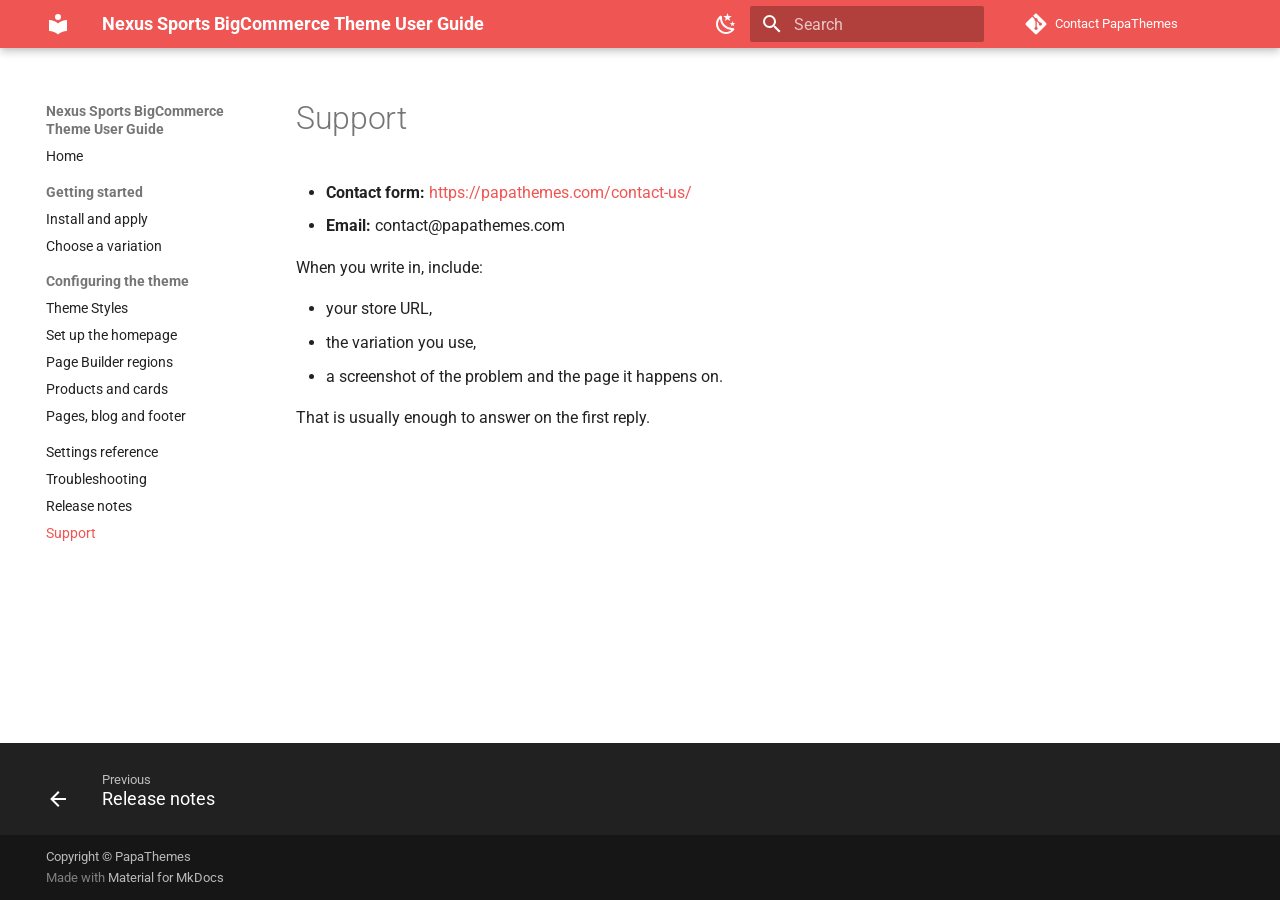
<file: support/index.html>
<!doctype html>
<html lang="en" class="no-js">
  <head>
    
      <meta charset="utf-8">
      <meta name="viewport" content="width=device-width,initial-scale=1">
      
        <meta name="description" content="Merchant guide for the Nexus Sports BigCommerce theme by PapaThemes: install it, pick a variation, set up the homepage, Page Builder regions and product cards.">
      
      
        <meta name="author" content="PapaThemes">
      
      
        <link rel="canonical" href="https://tvlgiao.github.io/bc-nexus-docs/support/">
      
      
        <link rel="prev" href="../changelog/">
      
      
      
        
      
      
      <link rel="icon" href="../assets/images/favicon.png">
      <meta name="generator" content="mkdocs-1.6.1, mkdocs-material-9.7.7">
    
    
      
        <title>Support - Nexus Sports BigCommerce Theme User Guide</title>
      
    
    
      <link rel="stylesheet" href="../assets/stylesheets/main.ec1eaa64.min.css">
      
        
        <link rel="stylesheet" href="../assets/stylesheets/palette.ab4e12ef.min.css">
      
      


    
    
      
    
    
      
        
        
        <link rel="preconnect" href="https://fonts.gstatic.com" crossorigin>
        <link rel="stylesheet" href="https://fonts.googleapis.com/css?family=Roboto:300,300i,400,400i,700,700i%7CRoboto+Mono:400,400i,700,700i&display=fallback">
        <style>:root{--md-text-font:"Roboto";--md-code-font:"Roboto Mono"}</style>
      
    
    
      <link rel="stylesheet" href="../css/extra.css">
    
    <script>__md_scope=new URL("..",location),__md_hash=e=>[...e].reduce(((e,_)=>(e<<5)-e+_.charCodeAt(0)),0),__md_get=(e,_=localStorage,t=__md_scope)=>JSON.parse(_.getItem(t.pathname+"."+e)),__md_set=(e,_,t=localStorage,a=__md_scope)=>{try{t.setItem(a.pathname+"."+e,JSON.stringify(_))}catch(e){}}</script>
    
      

    
    
  </head>
  
  
    
    
      
    
    
    
    
    <body dir="ltr" data-md-color-scheme="default" data-md-color-primary="red" data-md-color-accent="red">
  
    
    <input class="md-toggle" data-md-toggle="drawer" type="checkbox" id="__drawer" autocomplete="off">
    <input class="md-toggle" data-md-toggle="search" type="checkbox" id="__search" autocomplete="off">
    <label class="md-overlay" for="__drawer"></label>
    <div data-md-component="skip">
      
        
        <a href="#support" class="md-skip">
          Skip to content
        </a>
      
    </div>
    <div data-md-component="announce">
      
    </div>
    
    
      

  

<header class="md-header md-header--shadow" data-md-component="header">
  <nav class="md-header__inner md-grid" aria-label="Header">
    <a href=".." title="Nexus Sports BigCommerce Theme User Guide" class="md-header__button md-logo" aria-label="Nexus Sports BigCommerce Theme User Guide" data-md-component="logo">
      
  
  <svg xmlns="http://www.w3.org/2000/svg" viewBox="0 0 24 24"><path d="M12 8a3 3 0 0 0 3-3 3 3 0 0 0-3-3 3 3 0 0 0-3 3 3 3 0 0 0 3 3m0 3.54C9.64 9.35 6.5 8 3 8v11c3.5 0 6.64 1.35 9 3.54 2.36-2.19 5.5-3.54 9-3.54V8c-3.5 0-6.64 1.35-9 3.54"/></svg>

    </a>
    <label class="md-header__button md-icon" for="__drawer">
      
      <svg xmlns="http://www.w3.org/2000/svg" viewBox="0 0 24 24"><path d="M3 6h18v2H3zm0 5h18v2H3zm0 5h18v2H3z"/></svg>
    </label>
    <div class="md-header__title" data-md-component="header-title">
      <div class="md-header__ellipsis">
        <div class="md-header__topic">
          <span class="md-ellipsis">
            Nexus Sports BigCommerce Theme User Guide
          </span>
        </div>
        <div class="md-header__topic" data-md-component="header-topic">
          <span class="md-ellipsis">
            
              Support
            
          </span>
        </div>
      </div>
    </div>
    
      
        <form class="md-header__option" data-md-component="palette">
  
    
    
    
    <input class="md-option" data-md-color-media="(prefers-color-scheme: light)" data-md-color-scheme="default" data-md-color-primary="red" data-md-color-accent="red"  aria-label="Switch to dark mode"  type="radio" name="__palette" id="__palette_0">
    
      <label class="md-header__button md-icon" title="Switch to dark mode" for="__palette_1" hidden>
        <svg xmlns="http://www.w3.org/2000/svg" viewBox="0 0 24 24"><path d="m17.75 4.09-2.53 1.94.91 3.06-2.63-1.81-2.63 1.81.91-3.06-2.53-1.94L12.44 4l1.06-3 1.06 3zm3.5 6.91-1.64 1.25.59 1.98-1.7-1.17-1.7 1.17.59-1.98L15.75 11l2.06-.05L18.5 9l.69 1.95zm-2.28 4.95c.83-.08 1.72 1.1 1.19 1.85-.32.45-.66.87-1.08 1.27C15.17 23 8.84 23 4.94 19.07c-3.91-3.9-3.91-10.24 0-14.14.4-.4.82-.76 1.27-1.08.75-.53 1.93.36 1.85 1.19-.27 2.86.69 5.83 2.89 8.02a9.96 9.96 0 0 0 8.02 2.89m-1.64 2.02a12.08 12.08 0 0 1-7.8-3.47c-2.17-2.19-3.33-5-3.49-7.82-2.81 3.14-2.7 7.96.31 10.98 3.02 3.01 7.84 3.12 10.98.31"/></svg>
      </label>
    
  
    
    
    
    <input class="md-option" data-md-color-media="(prefers-color-scheme: dark)" data-md-color-scheme="slate" data-md-color-primary="red" data-md-color-accent="red"  aria-label="Switch to light mode"  type="radio" name="__palette" id="__palette_1">
    
      <label class="md-header__button md-icon" title="Switch to light mode" for="__palette_0" hidden>
        <svg xmlns="http://www.w3.org/2000/svg" viewBox="0 0 24 24"><path d="M12 7a5 5 0 0 1 5 5 5 5 0 0 1-5 5 5 5 0 0 1-5-5 5 5 0 0 1 5-5m0 2a3 3 0 0 0-3 3 3 3 0 0 0 3 3 3 3 0 0 0 3-3 3 3 0 0 0-3-3m0-7 2.39 3.42C13.65 5.15 12.84 5 12 5s-1.65.15-2.39.42zM3.34 7l4.16-.35A7.2 7.2 0 0 0 5.94 8.5c-.44.74-.69 1.5-.83 2.29zm.02 10 1.76-3.77a7.131 7.131 0 0 0 2.38 4.14zM20.65 7l-1.77 3.79a7.02 7.02 0 0 0-2.38-4.15zm-.01 10-4.14.36c.59-.51 1.12-1.14 1.54-1.86.42-.73.69-1.5.83-2.29zM12 22l-2.41-3.44c.74.27 1.55.44 2.41.44.82 0 1.63-.17 2.37-.44z"/></svg>
      </label>
    
  
</form>
      
    
    
      <script>var palette=__md_get("__palette");if(palette&&palette.color){if("(prefers-color-scheme)"===palette.color.media){var media=matchMedia("(prefers-color-scheme: light)"),input=document.querySelector(media.matches?"[data-md-color-media='(prefers-color-scheme: light)']":"[data-md-color-media='(prefers-color-scheme: dark)']");palette.color.media=input.getAttribute("data-md-color-media"),palette.color.scheme=input.getAttribute("data-md-color-scheme"),palette.color.primary=input.getAttribute("data-md-color-primary"),palette.color.accent=input.getAttribute("data-md-color-accent")}for(var[key,value]of Object.entries(palette.color))document.body.setAttribute("data-md-color-"+key,value)}</script>
    
    
    
      
      
        <label class="md-header__button md-icon" for="__search">
          
          <svg xmlns="http://www.w3.org/2000/svg" viewBox="0 0 24 24"><path d="M9.5 3A6.5 6.5 0 0 1 16 9.5c0 1.61-.59 3.09-1.56 4.23l.27.27h.79l5 5-1.5 1.5-5-5v-.79l-.27-.27A6.52 6.52 0 0 1 9.5 16 6.5 6.5 0 0 1 3 9.5 6.5 6.5 0 0 1 9.5 3m0 2C7 5 5 7 5 9.5S7 14 9.5 14 14 12 14 9.5 12 5 9.5 5"/></svg>
        </label>
        <div class="md-search" data-md-component="search" role="dialog">
  <label class="md-search__overlay" for="__search"></label>
  <div class="md-search__inner" role="search">
    <form class="md-search__form" name="search">
      <input type="text" class="md-search__input" name="query" aria-label="Search" placeholder="Search" autocapitalize="off" autocorrect="off" autocomplete="off" spellcheck="false" data-md-component="search-query" required>
      <label class="md-search__icon md-icon" for="__search">
        
        <svg xmlns="http://www.w3.org/2000/svg" viewBox="0 0 24 24"><path d="M9.5 3A6.5 6.5 0 0 1 16 9.5c0 1.61-.59 3.09-1.56 4.23l.27.27h.79l5 5-1.5 1.5-5-5v-.79l-.27-.27A6.52 6.52 0 0 1 9.5 16 6.5 6.5 0 0 1 3 9.5 6.5 6.5 0 0 1 9.5 3m0 2C7 5 5 7 5 9.5S7 14 9.5 14 14 12 14 9.5 12 5 9.5 5"/></svg>
        
        <svg xmlns="http://www.w3.org/2000/svg" viewBox="0 0 24 24"><path d="M20 11v2H8l5.5 5.5-1.42 1.42L4.16 12l7.92-7.92L13.5 5.5 8 11z"/></svg>
      </label>
      <nav class="md-search__options" aria-label="Search">
        
        <button type="reset" class="md-search__icon md-icon" title="Clear" aria-label="Clear" tabindex="-1">
          
          <svg xmlns="http://www.w3.org/2000/svg" viewBox="0 0 24 24"><path d="M19 6.41 17.59 5 12 10.59 6.41 5 5 6.41 10.59 12 5 17.59 6.41 19 12 13.41 17.59 19 19 17.59 13.41 12z"/></svg>
        </button>
      </nav>
      
    </form>
    <div class="md-search__output">
      <div class="md-search__scrollwrap" tabindex="0" data-md-scrollfix>
        <div class="md-search-result" data-md-component="search-result">
          <div class="md-search-result__meta">
            Initializing search
          </div>
          <ol class="md-search-result__list" role="presentation"></ol>
        </div>
      </div>
    </div>
  </div>
</div>
      
    
    
      <div class="md-header__source">
        <a href="https://papathemes.com/contact-us/" title="Go to repository" class="md-source" data-md-component="source">
  <div class="md-source__icon md-icon">
    
    <svg xmlns="http://www.w3.org/2000/svg" viewBox="0 0 448 512"><!--! Font Awesome Free 7.1.0 by @fontawesome - https://fontawesome.com License - https://fontawesome.com/license/free (Icons: CC BY 4.0, Fonts: SIL OFL 1.1, Code: MIT License) Copyright 2025 Fonticons, Inc.--><path d="M439.6 236.1 244 40.5c-5.4-5.5-12.8-8.5-20.4-8.5s-15 3-20.4 8.4L162.5 81l51.5 51.5c27.1-9.1 52.7 16.8 43.4 43.7l49.7 49.7c34.2-11.8 61.2 31 35.5 56.7-26.5 26.5-70.2-2.9-56-37.3L240.3 199v121.9c25.3 12.5 22.3 41.8 9.1 55-6.4 6.4-15.2 10.1-24.3 10.1s-17.8-3.6-24.3-10.1c-17.6-17.6-11.1-46.9 11.2-56v-123c-20.8-8.5-24.6-30.7-18.6-45L142.6 101 8.5 235.1C3 240.6 0 247.9 0 255.5s3 15 8.5 20.4l195.6 195.7c5.4 5.4 12.7 8.4 20.4 8.4s15-3 20.4-8.4l194.7-194.7c5.4-5.4 8.4-12.8 8.4-20.4s-3-15-8.4-20.4"/></svg>
  </div>
  <div class="md-source__repository">
    Contact PapaThemes
  </div>
</a>
      </div>
    
  </nav>
  
</header>
    
    <div class="md-container" data-md-component="container">
      
      
        
          
        
      
      <main class="md-main" data-md-component="main">
        <div class="md-main__inner md-grid">
          
            
              
              <div class="md-sidebar md-sidebar--primary" data-md-component="sidebar" data-md-type="navigation" >
                <div class="md-sidebar__scrollwrap">
                  <div class="md-sidebar__inner">
                    



<nav class="md-nav md-nav--primary" aria-label="Navigation" data-md-level="0">
  <label class="md-nav__title" for="__drawer">
    <a href=".." title="Nexus Sports BigCommerce Theme User Guide" class="md-nav__button md-logo" aria-label="Nexus Sports BigCommerce Theme User Guide" data-md-component="logo">
      
  
  <svg xmlns="http://www.w3.org/2000/svg" viewBox="0 0 24 24"><path d="M12 8a3 3 0 0 0 3-3 3 3 0 0 0-3-3 3 3 0 0 0-3 3 3 3 0 0 0 3 3m0 3.54C9.64 9.35 6.5 8 3 8v11c3.5 0 6.64 1.35 9 3.54 2.36-2.19 5.5-3.54 9-3.54V8c-3.5 0-6.64 1.35-9 3.54"/></svg>

    </a>
    Nexus Sports BigCommerce Theme User Guide
  </label>
  
    <div class="md-nav__source">
      <a href="https://papathemes.com/contact-us/" title="Go to repository" class="md-source" data-md-component="source">
  <div class="md-source__icon md-icon">
    
    <svg xmlns="http://www.w3.org/2000/svg" viewBox="0 0 448 512"><!--! Font Awesome Free 7.1.0 by @fontawesome - https://fontawesome.com License - https://fontawesome.com/license/free (Icons: CC BY 4.0, Fonts: SIL OFL 1.1, Code: MIT License) Copyright 2025 Fonticons, Inc.--><path d="M439.6 236.1 244 40.5c-5.4-5.5-12.8-8.5-20.4-8.5s-15 3-20.4 8.4L162.5 81l51.5 51.5c27.1-9.1 52.7 16.8 43.4 43.7l49.7 49.7c34.2-11.8 61.2 31 35.5 56.7-26.5 26.5-70.2-2.9-56-37.3L240.3 199v121.9c25.3 12.5 22.3 41.8 9.1 55-6.4 6.4-15.2 10.1-24.3 10.1s-17.8-3.6-24.3-10.1c-17.6-17.6-11.1-46.9 11.2-56v-123c-20.8-8.5-24.6-30.7-18.6-45L142.6 101 8.5 235.1C3 240.6 0 247.9 0 255.5s3 15 8.5 20.4l195.6 195.7c5.4 5.4 12.7 8.4 20.4 8.4s15-3 20.4-8.4l194.7-194.7c5.4-5.4 8.4-12.8 8.4-20.4s-3-15-8.4-20.4"/></svg>
  </div>
  <div class="md-source__repository">
    Contact PapaThemes
  </div>
</a>
    </div>
  
  <ul class="md-nav__list" data-md-scrollfix>
    
      
      
  
  
  
  
    <li class="md-nav__item">
      <a href=".." class="md-nav__link">
        
  
  
  <span class="md-ellipsis">
    
  
    Home
  

    
  </span>
  
  

      </a>
    </li>
  

    
      
      
  
  
  
  
    
    
      
        
      
        
      
    
    
    
      
        
        
      
    
    
    <li class="md-nav__item md-nav__item--section md-nav__item--nested">
      
        
        
        <input class="md-nav__toggle md-toggle " type="checkbox" id="__nav_2" >
        
          
          <label class="md-nav__link" for="__nav_2" id="__nav_2_label" tabindex="">
            
  
  
  <span class="md-ellipsis">
    
  
    Getting started
  

    
  </span>
  
  

            <span class="md-nav__icon md-icon"></span>
          </label>
        
        <nav class="md-nav" data-md-level="1" aria-labelledby="__nav_2_label" aria-expanded="false">
          <label class="md-nav__title" for="__nav_2">
            <span class="md-nav__icon md-icon"></span>
            
  
    Getting started
  

          </label>
          <ul class="md-nav__list" data-md-scrollfix>
            
              
                
  
  
  
  
    <li class="md-nav__item">
      <a href="../usage/install/" class="md-nav__link">
        
  
  
  <span class="md-ellipsis">
    
  
    Install and apply
  

    
  </span>
  
  

      </a>
    </li>
  

              
            
              
                
  
  
  
  
    <li class="md-nav__item">
      <a href="../usage/choose-variation/" class="md-nav__link">
        
  
  
  <span class="md-ellipsis">
    
  
    Choose a variation
  

    
  </span>
  
  

      </a>
    </li>
  

              
            
          </ul>
        </nav>
      
    </li>
  

    
      
      
  
  
  
  
    
    
      
        
      
        
      
        
      
        
      
        
      
    
    
    
      
        
        
      
    
    
    <li class="md-nav__item md-nav__item--section md-nav__item--nested">
      
        
        
        <input class="md-nav__toggle md-toggle " type="checkbox" id="__nav_3" >
        
          
          <label class="md-nav__link" for="__nav_3" id="__nav_3_label" tabindex="">
            
  
  
  <span class="md-ellipsis">
    
  
    Configuring the theme
  

    
  </span>
  
  

            <span class="md-nav__icon md-icon"></span>
          </label>
        
        <nav class="md-nav" data-md-level="1" aria-labelledby="__nav_3_label" aria-expanded="false">
          <label class="md-nav__title" for="__nav_3">
            <span class="md-nav__icon md-icon"></span>
            
  
    Configuring the theme
  

          </label>
          <ul class="md-nav__list" data-md-scrollfix>
            
              
                
  
  
  
  
    <li class="md-nav__item">
      <a href="../usage/theme-styles/" class="md-nav__link">
        
  
  
  <span class="md-ellipsis">
    
  
    Theme Styles
  

    
  </span>
  
  

      </a>
    </li>
  

              
            
              
                
  
  
  
  
    <li class="md-nav__item">
      <a href="../usage/homepage/" class="md-nav__link">
        
  
  
  <span class="md-ellipsis">
    
  
    Set up the homepage
  

    
  </span>
  
  

      </a>
    </li>
  

              
            
              
                
  
  
  
  
    <li class="md-nav__item">
      <a href="../usage/page-builder/" class="md-nav__link">
        
  
  
  <span class="md-ellipsis">
    
  
    Page Builder regions
  

    
  </span>
  
  

      </a>
    </li>
  

              
            
              
                
  
  
  
  
    <li class="md-nav__item">
      <a href="../usage/products/" class="md-nav__link">
        
  
  
  <span class="md-ellipsis">
    
  
    Products and cards
  

    
  </span>
  
  

      </a>
    </li>
  

              
            
              
                
  
  
  
  
    <li class="md-nav__item">
      <a href="../usage/pages-footer/" class="md-nav__link">
        
  
  
  <span class="md-ellipsis">
    
  
    Pages, blog and footer
  

    
  </span>
  
  

      </a>
    </li>
  

              
            
          </ul>
        </nav>
      
    </li>
  

    
      
      
  
  
  
  
    <li class="md-nav__item">
      <a href="../settings-reference/" class="md-nav__link">
        
  
  
  <span class="md-ellipsis">
    
  
    Settings reference
  

    
  </span>
  
  

      </a>
    </li>
  

    
      
      
  
  
  
  
    <li class="md-nav__item">
      <a href="../troubleshooting/" class="md-nav__link">
        
  
  
  <span class="md-ellipsis">
    
  
    Troubleshooting
  

    
  </span>
  
  

      </a>
    </li>
  

    
      
      
  
  
  
  
    <li class="md-nav__item">
      <a href="../changelog/" class="md-nav__link">
        
  
  
  <span class="md-ellipsis">
    
  
    Release notes
  

    
  </span>
  
  

      </a>
    </li>
  

    
      
      
  
  
    
  
  
  
    <li class="md-nav__item md-nav__item--active">
      
      <input class="md-nav__toggle md-toggle" type="checkbox" id="__toc">
      
      
        
      
      
      <a href="./" class="md-nav__link md-nav__link--active">
        
  
  
  <span class="md-ellipsis">
    
  
    Support
  

    
  </span>
  
  

      </a>
      
    </li>
  

    
  </ul>
</nav>
                  </div>
                </div>
              </div>
            
            
              
              <div class="md-sidebar md-sidebar--secondary" data-md-component="sidebar" data-md-type="toc" >
                <div class="md-sidebar__scrollwrap">
                  <div class="md-sidebar__inner">
                    

<nav class="md-nav md-nav--secondary" aria-label="Table of contents">
  
  
  
    
  
  
</nav>
                  </div>
                </div>
              </div>
            
          
          
            <div class="md-content" data-md-component="content">
              
              <article class="md-content__inner md-typeset">
                
                  



<h1 id="support">Support<a class="headerlink" href="#support" title="Permanent link">&para;</a></h1>
<ul>
<li><strong>Contact form:</strong> <a href="https://papathemes.com/contact-us/">https://papathemes.com/contact-us/</a></li>
<li><strong>Email:</strong> contact@papathemes.com</li>
</ul>
<p>When you write in, include:</p>
<ul>
<li>your store URL,</li>
<li>the variation you use,</li>
<li>a screenshot of the problem and the page it happens on.</li>
</ul>
<p>That is usually enough to answer on the first reply.</p>












                
              </article>
            </div>
          
          
<script>var target=document.getElementById(location.hash.slice(1));target&&target.name&&(target.checked=target.name.startsWith("__tabbed_"))</script>
        </div>
        
      </main>
      
        <footer class="md-footer">
  
    
      
      <nav class="md-footer__inner md-grid" aria-label="Footer" >
        
          
          <a href="../changelog/" class="md-footer__link md-footer__link--prev" aria-label="Previous: Release notes">
            <div class="md-footer__button md-icon">
              
              <svg xmlns="http://www.w3.org/2000/svg" viewBox="0 0 24 24"><path d="M20 11v2H8l5.5 5.5-1.42 1.42L4.16 12l7.92-7.92L13.5 5.5 8 11z"/></svg>
            </div>
            <div class="md-footer__title">
              <span class="md-footer__direction">
                Previous
              </span>
              <div class="md-ellipsis">
                Release notes
              </div>
            </div>
          </a>
        
        
      </nav>
    
  
  <div class="md-footer-meta md-typeset">
    <div class="md-footer-meta__inner md-grid">
      <div class="md-copyright">
  
    <div class="md-copyright__highlight">
      Copyright &copy; PapaThemes
    </div>
  
  
    Made with
    <a href="https://squidfunk.github.io/mkdocs-material/" target="_blank" rel="noopener">
      Material for MkDocs
    </a>
  
</div>
      
    </div>
  </div>
</footer>
      
    </div>
    <div class="md-dialog" data-md-component="dialog">
      <div class="md-dialog__inner md-typeset"></div>
    </div>
    
    
    
      
      
      <script id="__config" type="application/json">{"annotate": null, "base": "..", "features": ["content.tooltips", "navigation.footer", "navigation.indexes", "navigation.sections", "search.highlight", "toc.follow"], "search": "../assets/javascripts/workers/search.2c215733.min.js", "tags": null, "translations": {"clipboard.copied": "Copied to clipboard", "clipboard.copy": "Copy to clipboard", "search.result.more.one": "1 more on this page", "search.result.more.other": "# more on this page", "search.result.none": "No matching documents", "search.result.one": "1 matching document", "search.result.other": "# matching documents", "search.result.placeholder": "Type to start searching", "search.result.term.missing": "Missing", "select.version": "Select version"}, "version": null}</script>
    
    
      <script src="../assets/javascripts/bundle.d7400e89.min.js"></script>
      
    
  </body>
</html>
</file>
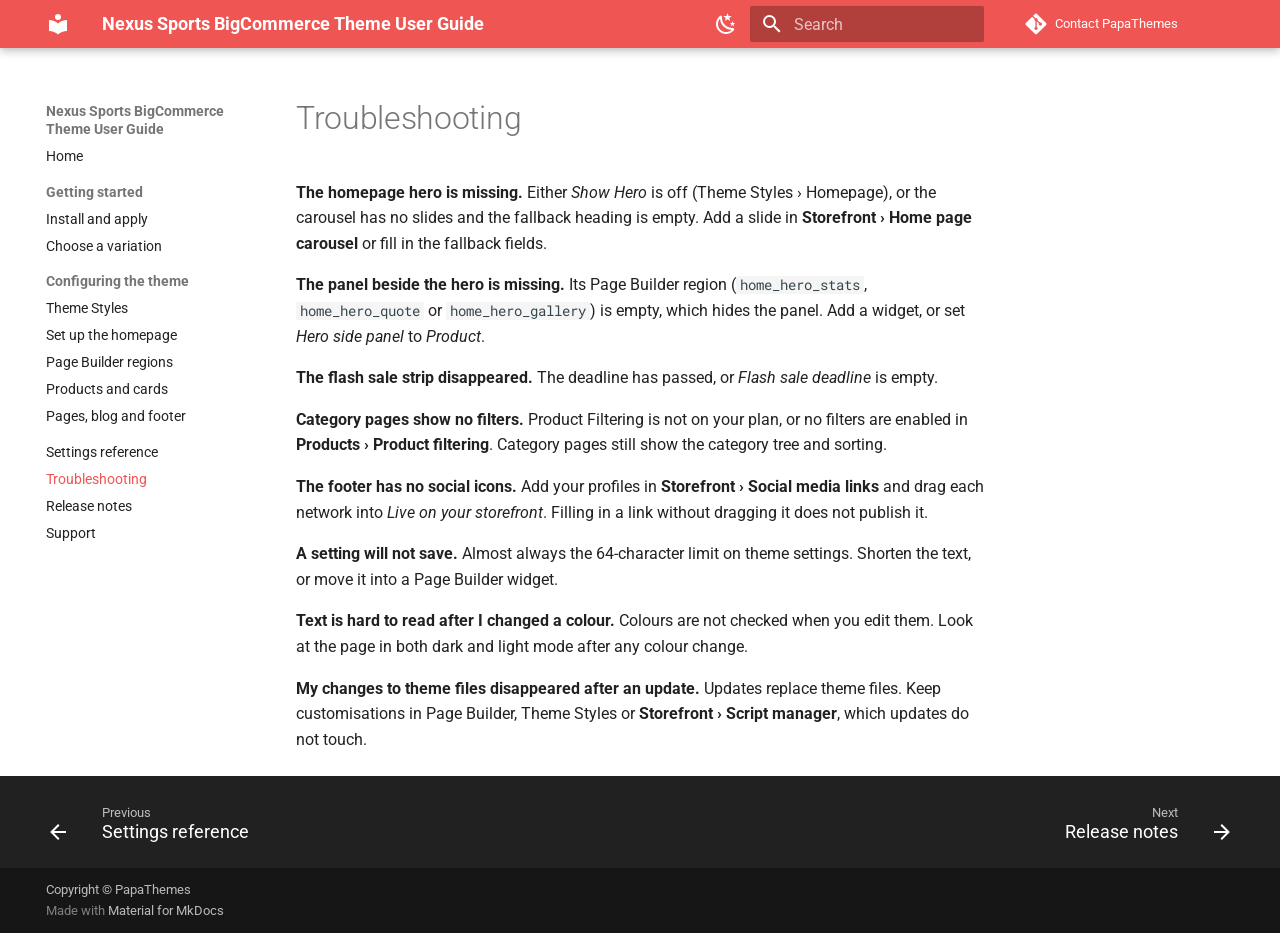
<file: troubleshooting/index.html>
<!doctype html>
<html lang="en" class="no-js">
  <head>
    
      <meta charset="utf-8">
      <meta name="viewport" content="width=device-width,initial-scale=1">
      
        <meta name="description" content="Merchant guide for the Nexus Sports BigCommerce theme by PapaThemes: install it, pick a variation, set up the homepage, Page Builder regions and product cards.">
      
      
        <meta name="author" content="PapaThemes">
      
      
        <link rel="canonical" href="https://tvlgiao.github.io/bc-nexus-docs/troubleshooting/">
      
      
        <link rel="prev" href="../settings-reference/">
      
      
        <link rel="next" href="../changelog/">
      
      
        
      
      
      <link rel="icon" href="../assets/images/favicon.png">
      <meta name="generator" content="mkdocs-1.6.1, mkdocs-material-9.7.7">
    
    
      
        <title>Troubleshooting - Nexus Sports BigCommerce Theme User Guide</title>
      
    
    
      <link rel="stylesheet" href="../assets/stylesheets/main.ec1eaa64.min.css">
      
        
        <link rel="stylesheet" href="../assets/stylesheets/palette.ab4e12ef.min.css">
      
      


    
    
      
    
    
      
        
        
        <link rel="preconnect" href="https://fonts.gstatic.com" crossorigin>
        <link rel="stylesheet" href="https://fonts.googleapis.com/css?family=Roboto:300,300i,400,400i,700,700i%7CRoboto+Mono:400,400i,700,700i&display=fallback">
        <style>:root{--md-text-font:"Roboto";--md-code-font:"Roboto Mono"}</style>
      
    
    
      <link rel="stylesheet" href="../css/extra.css">
    
    <script>__md_scope=new URL("..",location),__md_hash=e=>[...e].reduce(((e,_)=>(e<<5)-e+_.charCodeAt(0)),0),__md_get=(e,_=localStorage,t=__md_scope)=>JSON.parse(_.getItem(t.pathname+"."+e)),__md_set=(e,_,t=localStorage,a=__md_scope)=>{try{t.setItem(a.pathname+"."+e,JSON.stringify(_))}catch(e){}}</script>
    
      

    
    
  </head>
  
  
    
    
      
    
    
    
    
    <body dir="ltr" data-md-color-scheme="default" data-md-color-primary="red" data-md-color-accent="red">
  
    
    <input class="md-toggle" data-md-toggle="drawer" type="checkbox" id="__drawer" autocomplete="off">
    <input class="md-toggle" data-md-toggle="search" type="checkbox" id="__search" autocomplete="off">
    <label class="md-overlay" for="__drawer"></label>
    <div data-md-component="skip">
      
        
        <a href="#troubleshooting" class="md-skip">
          Skip to content
        </a>
      
    </div>
    <div data-md-component="announce">
      
    </div>
    
    
      

  

<header class="md-header md-header--shadow" data-md-component="header">
  <nav class="md-header__inner md-grid" aria-label="Header">
    <a href=".." title="Nexus Sports BigCommerce Theme User Guide" class="md-header__button md-logo" aria-label="Nexus Sports BigCommerce Theme User Guide" data-md-component="logo">
      
  
  <svg xmlns="http://www.w3.org/2000/svg" viewBox="0 0 24 24"><path d="M12 8a3 3 0 0 0 3-3 3 3 0 0 0-3-3 3 3 0 0 0-3 3 3 3 0 0 0 3 3m0 3.54C9.64 9.35 6.5 8 3 8v11c3.5 0 6.64 1.35 9 3.54 2.36-2.19 5.5-3.54 9-3.54V8c-3.5 0-6.64 1.35-9 3.54"/></svg>

    </a>
    <label class="md-header__button md-icon" for="__drawer">
      
      <svg xmlns="http://www.w3.org/2000/svg" viewBox="0 0 24 24"><path d="M3 6h18v2H3zm0 5h18v2H3zm0 5h18v2H3z"/></svg>
    </label>
    <div class="md-header__title" data-md-component="header-title">
      <div class="md-header__ellipsis">
        <div class="md-header__topic">
          <span class="md-ellipsis">
            Nexus Sports BigCommerce Theme User Guide
          </span>
        </div>
        <div class="md-header__topic" data-md-component="header-topic">
          <span class="md-ellipsis">
            
              Troubleshooting
            
          </span>
        </div>
      </div>
    </div>
    
      
        <form class="md-header__option" data-md-component="palette">
  
    
    
    
    <input class="md-option" data-md-color-media="(prefers-color-scheme: light)" data-md-color-scheme="default" data-md-color-primary="red" data-md-color-accent="red"  aria-label="Switch to dark mode"  type="radio" name="__palette" id="__palette_0">
    
      <label class="md-header__button md-icon" title="Switch to dark mode" for="__palette_1" hidden>
        <svg xmlns="http://www.w3.org/2000/svg" viewBox="0 0 24 24"><path d="m17.75 4.09-2.53 1.94.91 3.06-2.63-1.81-2.63 1.81.91-3.06-2.53-1.94L12.44 4l1.06-3 1.06 3zm3.5 6.91-1.64 1.25.59 1.98-1.7-1.17-1.7 1.17.59-1.98L15.75 11l2.06-.05L18.5 9l.69 1.95zm-2.28 4.95c.83-.08 1.72 1.1 1.19 1.85-.32.45-.66.87-1.08 1.27C15.17 23 8.84 23 4.94 19.07c-3.91-3.9-3.91-10.24 0-14.14.4-.4.82-.76 1.27-1.08.75-.53 1.93.36 1.85 1.19-.27 2.86.69 5.83 2.89 8.02a9.96 9.96 0 0 0 8.02 2.89m-1.64 2.02a12.08 12.08 0 0 1-7.8-3.47c-2.17-2.19-3.33-5-3.49-7.82-2.81 3.14-2.7 7.96.31 10.98 3.02 3.01 7.84 3.12 10.98.31"/></svg>
      </label>
    
  
    
    
    
    <input class="md-option" data-md-color-media="(prefers-color-scheme: dark)" data-md-color-scheme="slate" data-md-color-primary="red" data-md-color-accent="red"  aria-label="Switch to light mode"  type="radio" name="__palette" id="__palette_1">
    
      <label class="md-header__button md-icon" title="Switch to light mode" for="__palette_0" hidden>
        <svg xmlns="http://www.w3.org/2000/svg" viewBox="0 0 24 24"><path d="M12 7a5 5 0 0 1 5 5 5 5 0 0 1-5 5 5 5 0 0 1-5-5 5 5 0 0 1 5-5m0 2a3 3 0 0 0-3 3 3 3 0 0 0 3 3 3 3 0 0 0 3-3 3 3 0 0 0-3-3m0-7 2.39 3.42C13.65 5.15 12.84 5 12 5s-1.65.15-2.39.42zM3.34 7l4.16-.35A7.2 7.2 0 0 0 5.94 8.5c-.44.74-.69 1.5-.83 2.29zm.02 10 1.76-3.77a7.131 7.131 0 0 0 2.38 4.14zM20.65 7l-1.77 3.79a7.02 7.02 0 0 0-2.38-4.15zm-.01 10-4.14.36c.59-.51 1.12-1.14 1.54-1.86.42-.73.69-1.5.83-2.29zM12 22l-2.41-3.44c.74.27 1.55.44 2.41.44.82 0 1.63-.17 2.37-.44z"/></svg>
      </label>
    
  
</form>
      
    
    
      <script>var palette=__md_get("__palette");if(palette&&palette.color){if("(prefers-color-scheme)"===palette.color.media){var media=matchMedia("(prefers-color-scheme: light)"),input=document.querySelector(media.matches?"[data-md-color-media='(prefers-color-scheme: light)']":"[data-md-color-media='(prefers-color-scheme: dark)']");palette.color.media=input.getAttribute("data-md-color-media"),palette.color.scheme=input.getAttribute("data-md-color-scheme"),palette.color.primary=input.getAttribute("data-md-color-primary"),palette.color.accent=input.getAttribute("data-md-color-accent")}for(var[key,value]of Object.entries(palette.color))document.body.setAttribute("data-md-color-"+key,value)}</script>
    
    
    
      
      
        <label class="md-header__button md-icon" for="__search">
          
          <svg xmlns="http://www.w3.org/2000/svg" viewBox="0 0 24 24"><path d="M9.5 3A6.5 6.5 0 0 1 16 9.5c0 1.61-.59 3.09-1.56 4.23l.27.27h.79l5 5-1.5 1.5-5-5v-.79l-.27-.27A6.52 6.52 0 0 1 9.5 16 6.5 6.5 0 0 1 3 9.5 6.5 6.5 0 0 1 9.5 3m0 2C7 5 5 7 5 9.5S7 14 9.5 14 14 12 14 9.5 12 5 9.5 5"/></svg>
        </label>
        <div class="md-search" data-md-component="search" role="dialog">
  <label class="md-search__overlay" for="__search"></label>
  <div class="md-search__inner" role="search">
    <form class="md-search__form" name="search">
      <input type="text" class="md-search__input" name="query" aria-label="Search" placeholder="Search" autocapitalize="off" autocorrect="off" autocomplete="off" spellcheck="false" data-md-component="search-query" required>
      <label class="md-search__icon md-icon" for="__search">
        
        <svg xmlns="http://www.w3.org/2000/svg" viewBox="0 0 24 24"><path d="M9.5 3A6.5 6.5 0 0 1 16 9.5c0 1.61-.59 3.09-1.56 4.23l.27.27h.79l5 5-1.5 1.5-5-5v-.79l-.27-.27A6.52 6.52 0 0 1 9.5 16 6.5 6.5 0 0 1 3 9.5 6.5 6.5 0 0 1 9.5 3m0 2C7 5 5 7 5 9.5S7 14 9.5 14 14 12 14 9.5 12 5 9.5 5"/></svg>
        
        <svg xmlns="http://www.w3.org/2000/svg" viewBox="0 0 24 24"><path d="M20 11v2H8l5.5 5.5-1.42 1.42L4.16 12l7.92-7.92L13.5 5.5 8 11z"/></svg>
      </label>
      <nav class="md-search__options" aria-label="Search">
        
        <button type="reset" class="md-search__icon md-icon" title="Clear" aria-label="Clear" tabindex="-1">
          
          <svg xmlns="http://www.w3.org/2000/svg" viewBox="0 0 24 24"><path d="M19 6.41 17.59 5 12 10.59 6.41 5 5 6.41 10.59 12 5 17.59 6.41 19 12 13.41 17.59 19 19 17.59 13.41 12z"/></svg>
        </button>
      </nav>
      
    </form>
    <div class="md-search__output">
      <div class="md-search__scrollwrap" tabindex="0" data-md-scrollfix>
        <div class="md-search-result" data-md-component="search-result">
          <div class="md-search-result__meta">
            Initializing search
          </div>
          <ol class="md-search-result__list" role="presentation"></ol>
        </div>
      </div>
    </div>
  </div>
</div>
      
    
    
      <div class="md-header__source">
        <a href="https://papathemes.com/contact-us/" title="Go to repository" class="md-source" data-md-component="source">
  <div class="md-source__icon md-icon">
    
    <svg xmlns="http://www.w3.org/2000/svg" viewBox="0 0 448 512"><!--! Font Awesome Free 7.1.0 by @fontawesome - https://fontawesome.com License - https://fontawesome.com/license/free (Icons: CC BY 4.0, Fonts: SIL OFL 1.1, Code: MIT License) Copyright 2025 Fonticons, Inc.--><path d="M439.6 236.1 244 40.5c-5.4-5.5-12.8-8.5-20.4-8.5s-15 3-20.4 8.4L162.5 81l51.5 51.5c27.1-9.1 52.7 16.8 43.4 43.7l49.7 49.7c34.2-11.8 61.2 31 35.5 56.7-26.5 26.5-70.2-2.9-56-37.3L240.3 199v121.9c25.3 12.5 22.3 41.8 9.1 55-6.4 6.4-15.2 10.1-24.3 10.1s-17.8-3.6-24.3-10.1c-17.6-17.6-11.1-46.9 11.2-56v-123c-20.8-8.5-24.6-30.7-18.6-45L142.6 101 8.5 235.1C3 240.6 0 247.9 0 255.5s3 15 8.5 20.4l195.6 195.7c5.4 5.4 12.7 8.4 20.4 8.4s15-3 20.4-8.4l194.7-194.7c5.4-5.4 8.4-12.8 8.4-20.4s-3-15-8.4-20.4"/></svg>
  </div>
  <div class="md-source__repository">
    Contact PapaThemes
  </div>
</a>
      </div>
    
  </nav>
  
</header>
    
    <div class="md-container" data-md-component="container">
      
      
        
          
        
      
      <main class="md-main" data-md-component="main">
        <div class="md-main__inner md-grid">
          
            
              
              <div class="md-sidebar md-sidebar--primary" data-md-component="sidebar" data-md-type="navigation" >
                <div class="md-sidebar__scrollwrap">
                  <div class="md-sidebar__inner">
                    



<nav class="md-nav md-nav--primary" aria-label="Navigation" data-md-level="0">
  <label class="md-nav__title" for="__drawer">
    <a href=".." title="Nexus Sports BigCommerce Theme User Guide" class="md-nav__button md-logo" aria-label="Nexus Sports BigCommerce Theme User Guide" data-md-component="logo">
      
  
  <svg xmlns="http://www.w3.org/2000/svg" viewBox="0 0 24 24"><path d="M12 8a3 3 0 0 0 3-3 3 3 0 0 0-3-3 3 3 0 0 0-3 3 3 3 0 0 0 3 3m0 3.54C9.64 9.35 6.5 8 3 8v11c3.5 0 6.64 1.35 9 3.54 2.36-2.19 5.5-3.54 9-3.54V8c-3.5 0-6.64 1.35-9 3.54"/></svg>

    </a>
    Nexus Sports BigCommerce Theme User Guide
  </label>
  
    <div class="md-nav__source">
      <a href="https://papathemes.com/contact-us/" title="Go to repository" class="md-source" data-md-component="source">
  <div class="md-source__icon md-icon">
    
    <svg xmlns="http://www.w3.org/2000/svg" viewBox="0 0 448 512"><!--! Font Awesome Free 7.1.0 by @fontawesome - https://fontawesome.com License - https://fontawesome.com/license/free (Icons: CC BY 4.0, Fonts: SIL OFL 1.1, Code: MIT License) Copyright 2025 Fonticons, Inc.--><path d="M439.6 236.1 244 40.5c-5.4-5.5-12.8-8.5-20.4-8.5s-15 3-20.4 8.4L162.5 81l51.5 51.5c27.1-9.1 52.7 16.8 43.4 43.7l49.7 49.7c34.2-11.8 61.2 31 35.5 56.7-26.5 26.5-70.2-2.9-56-37.3L240.3 199v121.9c25.3 12.5 22.3 41.8 9.1 55-6.4 6.4-15.2 10.1-24.3 10.1s-17.8-3.6-24.3-10.1c-17.6-17.6-11.1-46.9 11.2-56v-123c-20.8-8.5-24.6-30.7-18.6-45L142.6 101 8.5 235.1C3 240.6 0 247.9 0 255.5s3 15 8.5 20.4l195.6 195.7c5.4 5.4 12.7 8.4 20.4 8.4s15-3 20.4-8.4l194.7-194.7c5.4-5.4 8.4-12.8 8.4-20.4s-3-15-8.4-20.4"/></svg>
  </div>
  <div class="md-source__repository">
    Contact PapaThemes
  </div>
</a>
    </div>
  
  <ul class="md-nav__list" data-md-scrollfix>
    
      
      
  
  
  
  
    <li class="md-nav__item">
      <a href=".." class="md-nav__link">
        
  
  
  <span class="md-ellipsis">
    
  
    Home
  

    
  </span>
  
  

      </a>
    </li>
  

    
      
      
  
  
  
  
    
    
      
        
      
        
      
    
    
    
      
        
        
      
    
    
    <li class="md-nav__item md-nav__item--section md-nav__item--nested">
      
        
        
        <input class="md-nav__toggle md-toggle " type="checkbox" id="__nav_2" >
        
          
          <label class="md-nav__link" for="__nav_2" id="__nav_2_label" tabindex="">
            
  
  
  <span class="md-ellipsis">
    
  
    Getting started
  

    
  </span>
  
  

            <span class="md-nav__icon md-icon"></span>
          </label>
        
        <nav class="md-nav" data-md-level="1" aria-labelledby="__nav_2_label" aria-expanded="false">
          <label class="md-nav__title" for="__nav_2">
            <span class="md-nav__icon md-icon"></span>
            
  
    Getting started
  

          </label>
          <ul class="md-nav__list" data-md-scrollfix>
            
              
                
  
  
  
  
    <li class="md-nav__item">
      <a href="../usage/install/" class="md-nav__link">
        
  
  
  <span class="md-ellipsis">
    
  
    Install and apply
  

    
  </span>
  
  

      </a>
    </li>
  

              
            
              
                
  
  
  
  
    <li class="md-nav__item">
      <a href="../usage/choose-variation/" class="md-nav__link">
        
  
  
  <span class="md-ellipsis">
    
  
    Choose a variation
  

    
  </span>
  
  

      </a>
    </li>
  

              
            
          </ul>
        </nav>
      
    </li>
  

    
      
      
  
  
  
  
    
    
      
        
      
        
      
        
      
        
      
        
      
    
    
    
      
        
        
      
    
    
    <li class="md-nav__item md-nav__item--section md-nav__item--nested">
      
        
        
        <input class="md-nav__toggle md-toggle " type="checkbox" id="__nav_3" >
        
          
          <label class="md-nav__link" for="__nav_3" id="__nav_3_label" tabindex="">
            
  
  
  <span class="md-ellipsis">
    
  
    Configuring the theme
  

    
  </span>
  
  

            <span class="md-nav__icon md-icon"></span>
          </label>
        
        <nav class="md-nav" data-md-level="1" aria-labelledby="__nav_3_label" aria-expanded="false">
          <label class="md-nav__title" for="__nav_3">
            <span class="md-nav__icon md-icon"></span>
            
  
    Configuring the theme
  

          </label>
          <ul class="md-nav__list" data-md-scrollfix>
            
              
                
  
  
  
  
    <li class="md-nav__item">
      <a href="../usage/theme-styles/" class="md-nav__link">
        
  
  
  <span class="md-ellipsis">
    
  
    Theme Styles
  

    
  </span>
  
  

      </a>
    </li>
  

              
            
              
                
  
  
  
  
    <li class="md-nav__item">
      <a href="../usage/homepage/" class="md-nav__link">
        
  
  
  <span class="md-ellipsis">
    
  
    Set up the homepage
  

    
  </span>
  
  

      </a>
    </li>
  

              
            
              
                
  
  
  
  
    <li class="md-nav__item">
      <a href="../usage/page-builder/" class="md-nav__link">
        
  
  
  <span class="md-ellipsis">
    
  
    Page Builder regions
  

    
  </span>
  
  

      </a>
    </li>
  

              
            
              
                
  
  
  
  
    <li class="md-nav__item">
      <a href="../usage/products/" class="md-nav__link">
        
  
  
  <span class="md-ellipsis">
    
  
    Products and cards
  

    
  </span>
  
  

      </a>
    </li>
  

              
            
              
                
  
  
  
  
    <li class="md-nav__item">
      <a href="../usage/pages-footer/" class="md-nav__link">
        
  
  
  <span class="md-ellipsis">
    
  
    Pages, blog and footer
  

    
  </span>
  
  

      </a>
    </li>
  

              
            
          </ul>
        </nav>
      
    </li>
  

    
      
      
  
  
  
  
    <li class="md-nav__item">
      <a href="../settings-reference/" class="md-nav__link">
        
  
  
  <span class="md-ellipsis">
    
  
    Settings reference
  

    
  </span>
  
  

      </a>
    </li>
  

    
      
      
  
  
    
  
  
  
    <li class="md-nav__item md-nav__item--active">
      
      <input class="md-nav__toggle md-toggle" type="checkbox" id="__toc">
      
      
        
      
      
      <a href="./" class="md-nav__link md-nav__link--active">
        
  
  
  <span class="md-ellipsis">
    
  
    Troubleshooting
  

    
  </span>
  
  

      </a>
      
    </li>
  

    
      
      
  
  
  
  
    <li class="md-nav__item">
      <a href="../changelog/" class="md-nav__link">
        
  
  
  <span class="md-ellipsis">
    
  
    Release notes
  

    
  </span>
  
  

      </a>
    </li>
  

    
      
      
  
  
  
  
    <li class="md-nav__item">
      <a href="../support/" class="md-nav__link">
        
  
  
  <span class="md-ellipsis">
    
  
    Support
  

    
  </span>
  
  

      </a>
    </li>
  

    
  </ul>
</nav>
                  </div>
                </div>
              </div>
            
            
              
              <div class="md-sidebar md-sidebar--secondary" data-md-component="sidebar" data-md-type="toc" >
                <div class="md-sidebar__scrollwrap">
                  <div class="md-sidebar__inner">
                    

<nav class="md-nav md-nav--secondary" aria-label="Table of contents">
  
  
  
    
  
  
</nav>
                  </div>
                </div>
              </div>
            
          
          
            <div class="md-content" data-md-component="content">
              
              <article class="md-content__inner md-typeset">
                
                  



<h1 id="troubleshooting">Troubleshooting<a class="headerlink" href="#troubleshooting" title="Permanent link">&para;</a></h1>
<p><strong>The homepage hero is missing.</strong>
Either <em>Show Hero</em> is off (Theme Styles › Homepage), or the carousel has no
slides and the fallback heading is empty. Add a slide in <strong>Storefront › Home
page carousel</strong> or fill in the fallback fields.</p>
<p><strong>The panel beside the hero is missing.</strong>
Its Page Builder region (<code>home_hero_stats</code>, <code>home_hero_quote</code> or
<code>home_hero_gallery</code>) is empty, which hides the panel. Add a widget, or set
<em>Hero side panel</em> to <em>Product</em>.</p>
<p><strong>The flash sale strip disappeared.</strong>
The deadline has passed, or <em>Flash sale deadline</em> is empty.</p>
<p><strong>Category pages show no filters.</strong>
Product Filtering is not on your plan, or no filters are enabled in
<strong>Products › Product filtering</strong>. Category pages still show the category tree
and sorting.</p>
<p><strong>The footer has no social icons.</strong>
Add your profiles in <strong>Storefront › Social media links</strong> and drag each network
into <em>Live on your storefront</em>. Filling in a link without dragging it does not
publish it.</p>
<p><strong>A setting will not save.</strong>
Almost always the 64-character limit on theme settings. Shorten the text, or move
it into a Page Builder widget.</p>
<p><strong>Text is hard to read after I changed a colour.</strong>
Colours are not checked when you edit them. Look at the page in both dark and
light mode after any colour change.</p>
<p><strong>My changes to theme files disappeared after an update.</strong>
Updates replace theme files. Keep customisations in Page Builder, Theme Styles or
<strong>Storefront › Script manager</strong>, which updates do not touch.</p>












                
              </article>
            </div>
          
          
<script>var target=document.getElementById(location.hash.slice(1));target&&target.name&&(target.checked=target.name.startsWith("__tabbed_"))</script>
        </div>
        
      </main>
      
        <footer class="md-footer">
  
    
      
      <nav class="md-footer__inner md-grid" aria-label="Footer" >
        
          
          <a href="../settings-reference/" class="md-footer__link md-footer__link--prev" aria-label="Previous: Settings reference">
            <div class="md-footer__button md-icon">
              
              <svg xmlns="http://www.w3.org/2000/svg" viewBox="0 0 24 24"><path d="M20 11v2H8l5.5 5.5-1.42 1.42L4.16 12l7.92-7.92L13.5 5.5 8 11z"/></svg>
            </div>
            <div class="md-footer__title">
              <span class="md-footer__direction">
                Previous
              </span>
              <div class="md-ellipsis">
                Settings reference
              </div>
            </div>
          </a>
        
        
          
          <a href="../changelog/" class="md-footer__link md-footer__link--next" aria-label="Next: Release notes">
            <div class="md-footer__title">
              <span class="md-footer__direction">
                Next
              </span>
              <div class="md-ellipsis">
                Release notes
              </div>
            </div>
            <div class="md-footer__button md-icon">
              
              <svg xmlns="http://www.w3.org/2000/svg" viewBox="0 0 24 24"><path d="M4 11v2h12l-5.5 5.5 1.42 1.42L19.84 12l-7.92-7.92L10.5 5.5 16 11z"/></svg>
            </div>
          </a>
        
      </nav>
    
  
  <div class="md-footer-meta md-typeset">
    <div class="md-footer-meta__inner md-grid">
      <div class="md-copyright">
  
    <div class="md-copyright__highlight">
      Copyright &copy; PapaThemes
    </div>
  
  
    Made with
    <a href="https://squidfunk.github.io/mkdocs-material/" target="_blank" rel="noopener">
      Material for MkDocs
    </a>
  
</div>
      
    </div>
  </div>
</footer>
      
    </div>
    <div class="md-dialog" data-md-component="dialog">
      <div class="md-dialog__inner md-typeset"></div>
    </div>
    
    
    
      
      
      <script id="__config" type="application/json">{"annotate": null, "base": "..", "features": ["content.tooltips", "navigation.footer", "navigation.indexes", "navigation.sections", "search.highlight", "toc.follow"], "search": "../assets/javascripts/workers/search.2c215733.min.js", "tags": null, "translations": {"clipboard.copied": "Copied to clipboard", "clipboard.copy": "Copy to clipboard", "search.result.more.one": "1 more on this page", "search.result.more.other": "# more on this page", "search.result.none": "No matching documents", "search.result.one": "1 matching document", "search.result.other": "# matching documents", "search.result.placeholder": "Type to start searching", "search.result.term.missing": "Missing", "select.version": "Select version"}, "version": null}</script>
    
    
      <script src="../assets/javascripts/bundle.d7400e89.min.js"></script>
      
    
  </body>
</html>
</file>
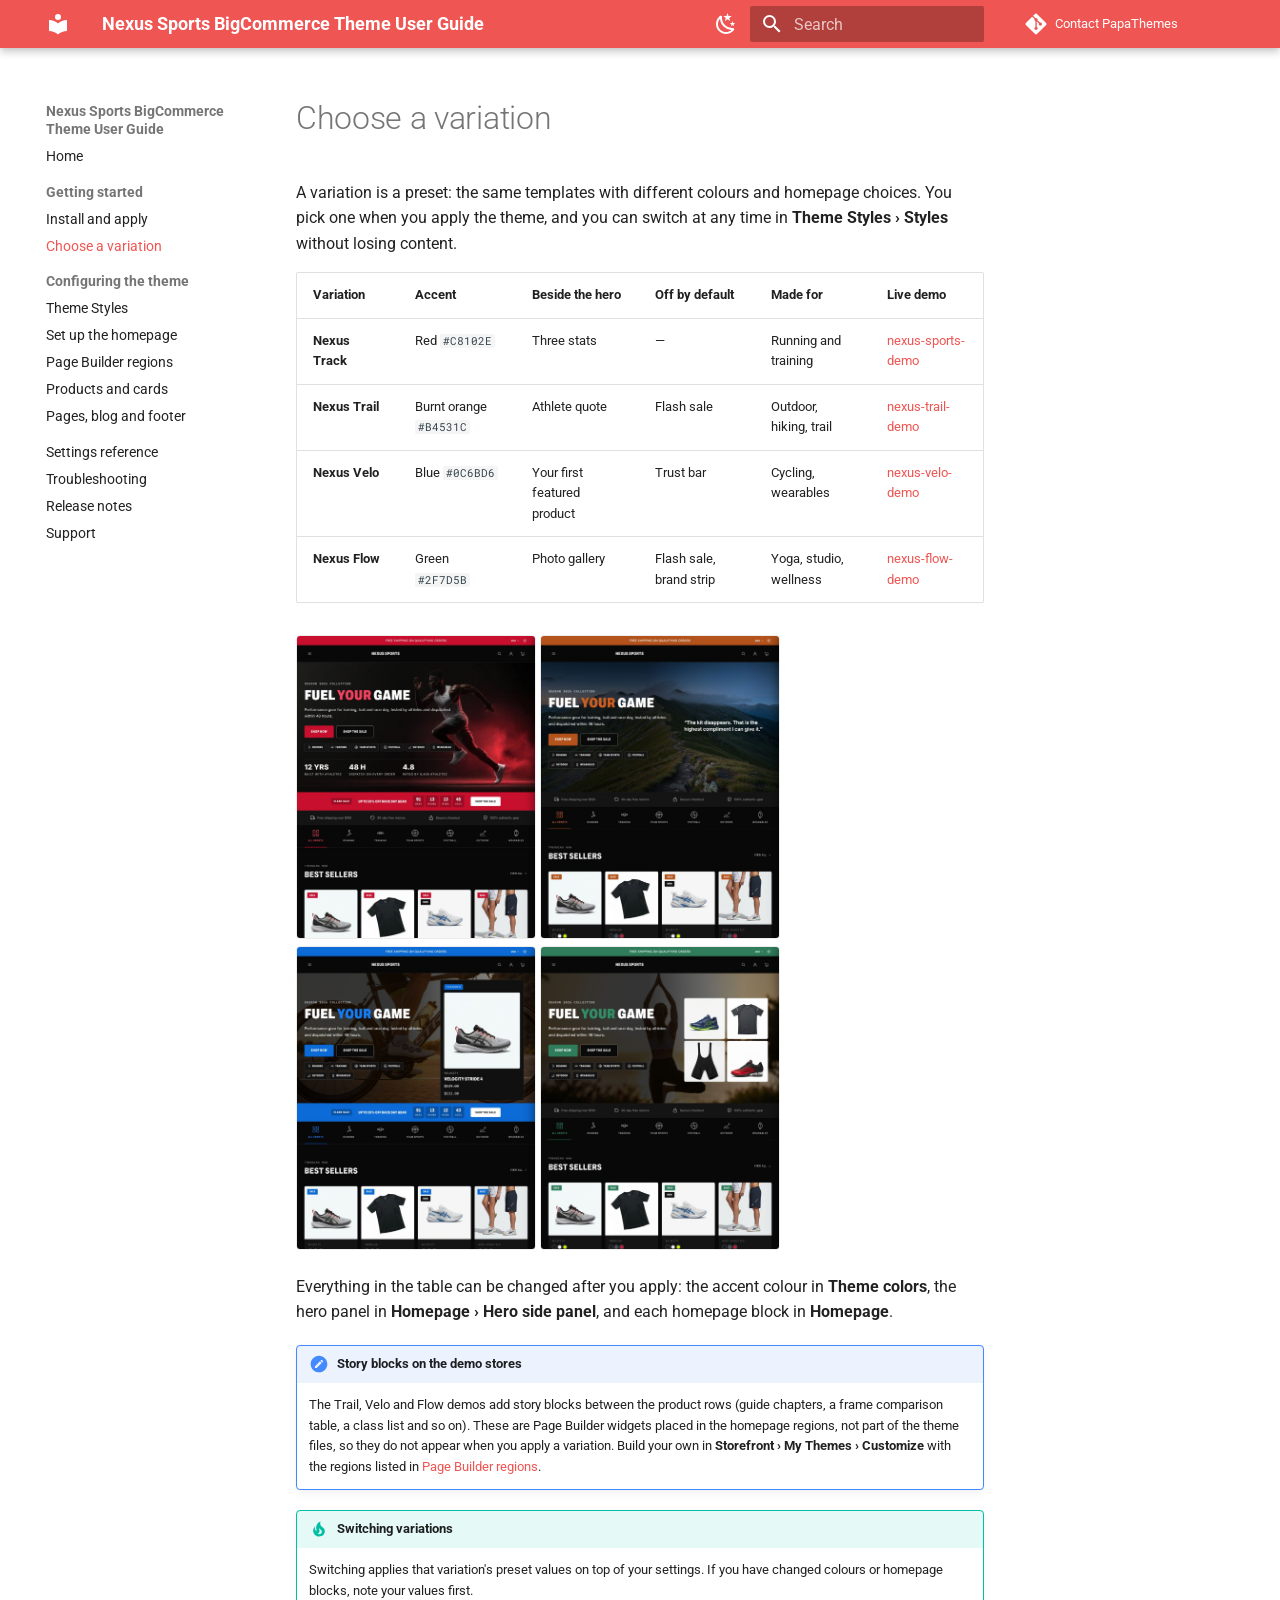
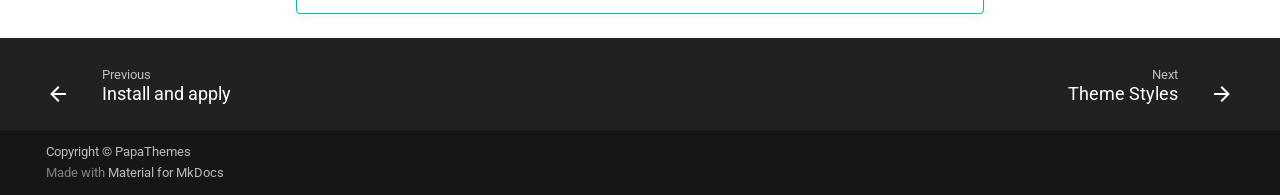
<file: usage/choose-variation/index.html>
<!doctype html>
<html lang="en" class="no-js">
  <head>
    
      <meta charset="utf-8">
      <meta name="viewport" content="width=device-width,initial-scale=1">
      
        <meta name="description" content="Merchant guide for the Nexus Sports BigCommerce theme by PapaThemes: install it, pick a variation, set up the homepage, Page Builder regions and product cards.">
      
      
        <meta name="author" content="PapaThemes">
      
      
        <link rel="canonical" href="https://tvlgiao.github.io/bc-nexus-docs/usage/choose-variation/">
      
      
        <link rel="prev" href="../install/">
      
      
        <link rel="next" href="../theme-styles/">
      
      
        
      
      
      <link rel="icon" href="../../assets/images/favicon.png">
      <meta name="generator" content="mkdocs-1.6.1, mkdocs-material-9.7.7">
    
    
      
        <title>Choose a variation - Nexus Sports BigCommerce Theme User Guide</title>
      
    
    
      <link rel="stylesheet" href="../../assets/stylesheets/main.ec1eaa64.min.css">
      
        
        <link rel="stylesheet" href="../../assets/stylesheets/palette.ab4e12ef.min.css">
      
      


    
    
      
    
    
      
        
        
        <link rel="preconnect" href="https://fonts.gstatic.com" crossorigin>
        <link rel="stylesheet" href="https://fonts.googleapis.com/css?family=Roboto:300,300i,400,400i,700,700i%7CRoboto+Mono:400,400i,700,700i&display=fallback">
        <style>:root{--md-text-font:"Roboto";--md-code-font:"Roboto Mono"}</style>
      
    
    
      <link rel="stylesheet" href="../../css/extra.css">
    
    <script>__md_scope=new URL("../..",location),__md_hash=e=>[...e].reduce(((e,_)=>(e<<5)-e+_.charCodeAt(0)),0),__md_get=(e,_=localStorage,t=__md_scope)=>JSON.parse(_.getItem(t.pathname+"."+e)),__md_set=(e,_,t=localStorage,a=__md_scope)=>{try{t.setItem(a.pathname+"."+e,JSON.stringify(_))}catch(e){}}</script>
    
      

    
    
  </head>
  
  
    
    
      
    
    
    
    
    <body dir="ltr" data-md-color-scheme="default" data-md-color-primary="red" data-md-color-accent="red">
  
    
    <input class="md-toggle" data-md-toggle="drawer" type="checkbox" id="__drawer" autocomplete="off">
    <input class="md-toggle" data-md-toggle="search" type="checkbox" id="__search" autocomplete="off">
    <label class="md-overlay" for="__drawer"></label>
    <div data-md-component="skip">
      
        
        <a href="#choose-a-variation" class="md-skip">
          Skip to content
        </a>
      
    </div>
    <div data-md-component="announce">
      
    </div>
    
    
      

  

<header class="md-header md-header--shadow" data-md-component="header">
  <nav class="md-header__inner md-grid" aria-label="Header">
    <a href="../.." title="Nexus Sports BigCommerce Theme User Guide" class="md-header__button md-logo" aria-label="Nexus Sports BigCommerce Theme User Guide" data-md-component="logo">
      
  
  <svg xmlns="http://www.w3.org/2000/svg" viewBox="0 0 24 24"><path d="M12 8a3 3 0 0 0 3-3 3 3 0 0 0-3-3 3 3 0 0 0-3 3 3 3 0 0 0 3 3m0 3.54C9.64 9.35 6.5 8 3 8v11c3.5 0 6.64 1.35 9 3.54 2.36-2.19 5.5-3.54 9-3.54V8c-3.5 0-6.64 1.35-9 3.54"/></svg>

    </a>
    <label class="md-header__button md-icon" for="__drawer">
      
      <svg xmlns="http://www.w3.org/2000/svg" viewBox="0 0 24 24"><path d="M3 6h18v2H3zm0 5h18v2H3zm0 5h18v2H3z"/></svg>
    </label>
    <div class="md-header__title" data-md-component="header-title">
      <div class="md-header__ellipsis">
        <div class="md-header__topic">
          <span class="md-ellipsis">
            Nexus Sports BigCommerce Theme User Guide
          </span>
        </div>
        <div class="md-header__topic" data-md-component="header-topic">
          <span class="md-ellipsis">
            
              Choose a variation
            
          </span>
        </div>
      </div>
    </div>
    
      
        <form class="md-header__option" data-md-component="palette">
  
    
    
    
    <input class="md-option" data-md-color-media="(prefers-color-scheme: light)" data-md-color-scheme="default" data-md-color-primary="red" data-md-color-accent="red"  aria-label="Switch to dark mode"  type="radio" name="__palette" id="__palette_0">
    
      <label class="md-header__button md-icon" title="Switch to dark mode" for="__palette_1" hidden>
        <svg xmlns="http://www.w3.org/2000/svg" viewBox="0 0 24 24"><path d="m17.75 4.09-2.53 1.94.91 3.06-2.63-1.81-2.63 1.81.91-3.06-2.53-1.94L12.44 4l1.06-3 1.06 3zm3.5 6.91-1.64 1.25.59 1.98-1.7-1.17-1.7 1.17.59-1.98L15.75 11l2.06-.05L18.5 9l.69 1.95zm-2.28 4.95c.83-.08 1.72 1.1 1.19 1.85-.32.45-.66.87-1.08 1.27C15.17 23 8.84 23 4.94 19.07c-3.91-3.9-3.91-10.24 0-14.14.4-.4.82-.76 1.27-1.08.75-.53 1.93.36 1.85 1.19-.27 2.86.69 5.83 2.89 8.02a9.96 9.96 0 0 0 8.02 2.89m-1.64 2.02a12.08 12.08 0 0 1-7.8-3.47c-2.17-2.19-3.33-5-3.49-7.82-2.81 3.14-2.7 7.96.31 10.98 3.02 3.01 7.84 3.12 10.98.31"/></svg>
      </label>
    
  
    
    
    
    <input class="md-option" data-md-color-media="(prefers-color-scheme: dark)" data-md-color-scheme="slate" data-md-color-primary="red" data-md-color-accent="red"  aria-label="Switch to light mode"  type="radio" name="__palette" id="__palette_1">
    
      <label class="md-header__button md-icon" title="Switch to light mode" for="__palette_0" hidden>
        <svg xmlns="http://www.w3.org/2000/svg" viewBox="0 0 24 24"><path d="M12 7a5 5 0 0 1 5 5 5 5 0 0 1-5 5 5 5 0 0 1-5-5 5 5 0 0 1 5-5m0 2a3 3 0 0 0-3 3 3 3 0 0 0 3 3 3 3 0 0 0 3-3 3 3 0 0 0-3-3m0-7 2.39 3.42C13.65 5.15 12.84 5 12 5s-1.65.15-2.39.42zM3.34 7l4.16-.35A7.2 7.2 0 0 0 5.94 8.5c-.44.74-.69 1.5-.83 2.29zm.02 10 1.76-3.77a7.131 7.131 0 0 0 2.38 4.14zM20.65 7l-1.77 3.79a7.02 7.02 0 0 0-2.38-4.15zm-.01 10-4.14.36c.59-.51 1.12-1.14 1.54-1.86.42-.73.69-1.5.83-2.29zM12 22l-2.41-3.44c.74.27 1.55.44 2.41.44.82 0 1.63-.17 2.37-.44z"/></svg>
      </label>
    
  
</form>
      
    
    
      <script>var palette=__md_get("__palette");if(palette&&palette.color){if("(prefers-color-scheme)"===palette.color.media){var media=matchMedia("(prefers-color-scheme: light)"),input=document.querySelector(media.matches?"[data-md-color-media='(prefers-color-scheme: light)']":"[data-md-color-media='(prefers-color-scheme: dark)']");palette.color.media=input.getAttribute("data-md-color-media"),palette.color.scheme=input.getAttribute("data-md-color-scheme"),palette.color.primary=input.getAttribute("data-md-color-primary"),palette.color.accent=input.getAttribute("data-md-color-accent")}for(var[key,value]of Object.entries(palette.color))document.body.setAttribute("data-md-color-"+key,value)}</script>
    
    
    
      
      
        <label class="md-header__button md-icon" for="__search">
          
          <svg xmlns="http://www.w3.org/2000/svg" viewBox="0 0 24 24"><path d="M9.5 3A6.5 6.5 0 0 1 16 9.5c0 1.61-.59 3.09-1.56 4.23l.27.27h.79l5 5-1.5 1.5-5-5v-.79l-.27-.27A6.52 6.52 0 0 1 9.5 16 6.5 6.5 0 0 1 3 9.5 6.5 6.5 0 0 1 9.5 3m0 2C7 5 5 7 5 9.5S7 14 9.5 14 14 12 14 9.5 12 5 9.5 5"/></svg>
        </label>
        <div class="md-search" data-md-component="search" role="dialog">
  <label class="md-search__overlay" for="__search"></label>
  <div class="md-search__inner" role="search">
    <form class="md-search__form" name="search">
      <input type="text" class="md-search__input" name="query" aria-label="Search" placeholder="Search" autocapitalize="off" autocorrect="off" autocomplete="off" spellcheck="false" data-md-component="search-query" required>
      <label class="md-search__icon md-icon" for="__search">
        
        <svg xmlns="http://www.w3.org/2000/svg" viewBox="0 0 24 24"><path d="M9.5 3A6.5 6.5 0 0 1 16 9.5c0 1.61-.59 3.09-1.56 4.23l.27.27h.79l5 5-1.5 1.5-5-5v-.79l-.27-.27A6.52 6.52 0 0 1 9.5 16 6.5 6.5 0 0 1 3 9.5 6.5 6.5 0 0 1 9.5 3m0 2C7 5 5 7 5 9.5S7 14 9.5 14 14 12 14 9.5 12 5 9.5 5"/></svg>
        
        <svg xmlns="http://www.w3.org/2000/svg" viewBox="0 0 24 24"><path d="M20 11v2H8l5.5 5.5-1.42 1.42L4.16 12l7.92-7.92L13.5 5.5 8 11z"/></svg>
      </label>
      <nav class="md-search__options" aria-label="Search">
        
        <button type="reset" class="md-search__icon md-icon" title="Clear" aria-label="Clear" tabindex="-1">
          
          <svg xmlns="http://www.w3.org/2000/svg" viewBox="0 0 24 24"><path d="M19 6.41 17.59 5 12 10.59 6.41 5 5 6.41 10.59 12 5 17.59 6.41 19 12 13.41 17.59 19 19 17.59 13.41 12z"/></svg>
        </button>
      </nav>
      
    </form>
    <div class="md-search__output">
      <div class="md-search__scrollwrap" tabindex="0" data-md-scrollfix>
        <div class="md-search-result" data-md-component="search-result">
          <div class="md-search-result__meta">
            Initializing search
          </div>
          <ol class="md-search-result__list" role="presentation"></ol>
        </div>
      </div>
    </div>
  </div>
</div>
      
    
    
      <div class="md-header__source">
        <a href="https://papathemes.com/contact-us/" title="Go to repository" class="md-source" data-md-component="source">
  <div class="md-source__icon md-icon">
    
    <svg xmlns="http://www.w3.org/2000/svg" viewBox="0 0 448 512"><!--! Font Awesome Free 7.1.0 by @fontawesome - https://fontawesome.com License - https://fontawesome.com/license/free (Icons: CC BY 4.0, Fonts: SIL OFL 1.1, Code: MIT License) Copyright 2025 Fonticons, Inc.--><path d="M439.6 236.1 244 40.5c-5.4-5.5-12.8-8.5-20.4-8.5s-15 3-20.4 8.4L162.5 81l51.5 51.5c27.1-9.1 52.7 16.8 43.4 43.7l49.7 49.7c34.2-11.8 61.2 31 35.5 56.7-26.5 26.5-70.2-2.9-56-37.3L240.3 199v121.9c25.3 12.5 22.3 41.8 9.1 55-6.4 6.4-15.2 10.1-24.3 10.1s-17.8-3.6-24.3-10.1c-17.6-17.6-11.1-46.9 11.2-56v-123c-20.8-8.5-24.6-30.7-18.6-45L142.6 101 8.5 235.1C3 240.6 0 247.9 0 255.5s3 15 8.5 20.4l195.6 195.7c5.4 5.4 12.7 8.4 20.4 8.4s15-3 20.4-8.4l194.7-194.7c5.4-5.4 8.4-12.8 8.4-20.4s-3-15-8.4-20.4"/></svg>
  </div>
  <div class="md-source__repository">
    Contact PapaThemes
  </div>
</a>
      </div>
    
  </nav>
  
</header>
    
    <div class="md-container" data-md-component="container">
      
      
        
          
        
      
      <main class="md-main" data-md-component="main">
        <div class="md-main__inner md-grid">
          
            
              
              <div class="md-sidebar md-sidebar--primary" data-md-component="sidebar" data-md-type="navigation" >
                <div class="md-sidebar__scrollwrap">
                  <div class="md-sidebar__inner">
                    



<nav class="md-nav md-nav--primary" aria-label="Navigation" data-md-level="0">
  <label class="md-nav__title" for="__drawer">
    <a href="../.." title="Nexus Sports BigCommerce Theme User Guide" class="md-nav__button md-logo" aria-label="Nexus Sports BigCommerce Theme User Guide" data-md-component="logo">
      
  
  <svg xmlns="http://www.w3.org/2000/svg" viewBox="0 0 24 24"><path d="M12 8a3 3 0 0 0 3-3 3 3 0 0 0-3-3 3 3 0 0 0-3 3 3 3 0 0 0 3 3m0 3.54C9.64 9.35 6.5 8 3 8v11c3.5 0 6.64 1.35 9 3.54 2.36-2.19 5.5-3.54 9-3.54V8c-3.5 0-6.64 1.35-9 3.54"/></svg>

    </a>
    Nexus Sports BigCommerce Theme User Guide
  </label>
  
    <div class="md-nav__source">
      <a href="https://papathemes.com/contact-us/" title="Go to repository" class="md-source" data-md-component="source">
  <div class="md-source__icon md-icon">
    
    <svg xmlns="http://www.w3.org/2000/svg" viewBox="0 0 448 512"><!--! Font Awesome Free 7.1.0 by @fontawesome - https://fontawesome.com License - https://fontawesome.com/license/free (Icons: CC BY 4.0, Fonts: SIL OFL 1.1, Code: MIT License) Copyright 2025 Fonticons, Inc.--><path d="M439.6 236.1 244 40.5c-5.4-5.5-12.8-8.5-20.4-8.5s-15 3-20.4 8.4L162.5 81l51.5 51.5c27.1-9.1 52.7 16.8 43.4 43.7l49.7 49.7c34.2-11.8 61.2 31 35.5 56.7-26.5 26.5-70.2-2.9-56-37.3L240.3 199v121.9c25.3 12.5 22.3 41.8 9.1 55-6.4 6.4-15.2 10.1-24.3 10.1s-17.8-3.6-24.3-10.1c-17.6-17.6-11.1-46.9 11.2-56v-123c-20.8-8.5-24.6-30.7-18.6-45L142.6 101 8.5 235.1C3 240.6 0 247.9 0 255.5s3 15 8.5 20.4l195.6 195.7c5.4 5.4 12.7 8.4 20.4 8.4s15-3 20.4-8.4l194.7-194.7c5.4-5.4 8.4-12.8 8.4-20.4s-3-15-8.4-20.4"/></svg>
  </div>
  <div class="md-source__repository">
    Contact PapaThemes
  </div>
</a>
    </div>
  
  <ul class="md-nav__list" data-md-scrollfix>
    
      
      
  
  
  
  
    <li class="md-nav__item">
      <a href="../.." class="md-nav__link">
        
  
  
  <span class="md-ellipsis">
    
  
    Home
  

    
  </span>
  
  

      </a>
    </li>
  

    
      
      
  
  
    
  
  
  
    
    
      
        
      
        
      
    
    
    
      
        
        
      
    
    
    <li class="md-nav__item md-nav__item--active md-nav__item--section md-nav__item--nested">
      
        
        
        <input class="md-nav__toggle md-toggle " type="checkbox" id="__nav_2" checked>
        
          
          <label class="md-nav__link" for="__nav_2" id="__nav_2_label" tabindex="">
            
  
  
  <span class="md-ellipsis">
    
  
    Getting started
  

    
  </span>
  
  

            <span class="md-nav__icon md-icon"></span>
          </label>
        
        <nav class="md-nav" data-md-level="1" aria-labelledby="__nav_2_label" aria-expanded="true">
          <label class="md-nav__title" for="__nav_2">
            <span class="md-nav__icon md-icon"></span>
            
  
    Getting started
  

          </label>
          <ul class="md-nav__list" data-md-scrollfix>
            
              
                
  
  
  
  
    <li class="md-nav__item">
      <a href="../install/" class="md-nav__link">
        
  
  
  <span class="md-ellipsis">
    
  
    Install and apply
  

    
  </span>
  
  

      </a>
    </li>
  

              
            
              
                
  
  
    
  
  
  
    <li class="md-nav__item md-nav__item--active">
      
      <input class="md-nav__toggle md-toggle" type="checkbox" id="__toc">
      
      
        
      
      
      <a href="./" class="md-nav__link md-nav__link--active">
        
  
  
  <span class="md-ellipsis">
    
  
    Choose a variation
  

    
  </span>
  
  

      </a>
      
    </li>
  

              
            
          </ul>
        </nav>
      
    </li>
  

    
      
      
  
  
  
  
    
    
      
        
      
        
      
        
      
        
      
        
      
    
    
    
      
        
        
      
    
    
    <li class="md-nav__item md-nav__item--section md-nav__item--nested">
      
        
        
        <input class="md-nav__toggle md-toggle " type="checkbox" id="__nav_3" >
        
          
          <label class="md-nav__link" for="__nav_3" id="__nav_3_label" tabindex="">
            
  
  
  <span class="md-ellipsis">
    
  
    Configuring the theme
  

    
  </span>
  
  

            <span class="md-nav__icon md-icon"></span>
          </label>
        
        <nav class="md-nav" data-md-level="1" aria-labelledby="__nav_3_label" aria-expanded="false">
          <label class="md-nav__title" for="__nav_3">
            <span class="md-nav__icon md-icon"></span>
            
  
    Configuring the theme
  

          </label>
          <ul class="md-nav__list" data-md-scrollfix>
            
              
                
  
  
  
  
    <li class="md-nav__item">
      <a href="../theme-styles/" class="md-nav__link">
        
  
  
  <span class="md-ellipsis">
    
  
    Theme Styles
  

    
  </span>
  
  

      </a>
    </li>
  

              
            
              
                
  
  
  
  
    <li class="md-nav__item">
      <a href="../homepage/" class="md-nav__link">
        
  
  
  <span class="md-ellipsis">
    
  
    Set up the homepage
  

    
  </span>
  
  

      </a>
    </li>
  

              
            
              
                
  
  
  
  
    <li class="md-nav__item">
      <a href="../page-builder/" class="md-nav__link">
        
  
  
  <span class="md-ellipsis">
    
  
    Page Builder regions
  

    
  </span>
  
  

      </a>
    </li>
  

              
            
              
                
  
  
  
  
    <li class="md-nav__item">
      <a href="../products/" class="md-nav__link">
        
  
  
  <span class="md-ellipsis">
    
  
    Products and cards
  

    
  </span>
  
  

      </a>
    </li>
  

              
            
              
                
  
  
  
  
    <li class="md-nav__item">
      <a href="../pages-footer/" class="md-nav__link">
        
  
  
  <span class="md-ellipsis">
    
  
    Pages, blog and footer
  

    
  </span>
  
  

      </a>
    </li>
  

              
            
          </ul>
        </nav>
      
    </li>
  

    
      
      
  
  
  
  
    <li class="md-nav__item">
      <a href="../../settings-reference/" class="md-nav__link">
        
  
  
  <span class="md-ellipsis">
    
  
    Settings reference
  

    
  </span>
  
  

      </a>
    </li>
  

    
      
      
  
  
  
  
    <li class="md-nav__item">
      <a href="../../troubleshooting/" class="md-nav__link">
        
  
  
  <span class="md-ellipsis">
    
  
    Troubleshooting
  

    
  </span>
  
  

      </a>
    </li>
  

    
      
      
  
  
  
  
    <li class="md-nav__item">
      <a href="../../changelog/" class="md-nav__link">
        
  
  
  <span class="md-ellipsis">
    
  
    Release notes
  

    
  </span>
  
  

      </a>
    </li>
  

    
      
      
  
  
  
  
    <li class="md-nav__item">
      <a href="../../support/" class="md-nav__link">
        
  
  
  <span class="md-ellipsis">
    
  
    Support
  

    
  </span>
  
  

      </a>
    </li>
  

    
  </ul>
</nav>
                  </div>
                </div>
              </div>
            
            
              
              <div class="md-sidebar md-sidebar--secondary" data-md-component="sidebar" data-md-type="toc" >
                <div class="md-sidebar__scrollwrap">
                  <div class="md-sidebar__inner">
                    

<nav class="md-nav md-nav--secondary" aria-label="Table of contents">
  
  
  
    
  
  
</nav>
                  </div>
                </div>
              </div>
            
          
          
            <div class="md-content" data-md-component="content">
              
              <article class="md-content__inner md-typeset">
                
                  



<h1 id="choose-a-variation">Choose a variation<a class="headerlink" href="#choose-a-variation" title="Permanent link">&para;</a></h1>
<p>A variation is a preset: the same templates with different colours and homepage
choices. You pick one when you apply the theme, and you can switch at any time in
<strong>Theme Styles › Styles</strong> without losing content.</p>
<table>
<thead>
<tr>
<th>Variation</th>
<th>Accent</th>
<th>Beside the hero</th>
<th>Off by default</th>
<th>Made for</th>
<th>Live demo</th>
</tr>
</thead>
<tbody>
<tr>
<td><strong>Nexus Track</strong></td>
<td>Red <code>#C8102E</code></td>
<td>Three stats</td>
<td>—</td>
<td>Running and training</td>
<td><a href="https://nexus-sports-demo.mybigcommerce.com">nexus-sports-demo</a></td>
</tr>
<tr>
<td><strong>Nexus Trail</strong></td>
<td>Burnt orange <code>#B4531C</code></td>
<td>Athlete quote</td>
<td>Flash sale</td>
<td>Outdoor, hiking, trail</td>
<td><a href="https://nexus-trail-demo.mybigcommerce.com">nexus-trail-demo</a></td>
</tr>
<tr>
<td><strong>Nexus Velo</strong></td>
<td>Blue <code>#0C6BD6</code></td>
<td>Your first featured product</td>
<td>Trust bar</td>
<td>Cycling, wearables</td>
<td><a href="https://nexus-velo-demo.mybigcommerce.com">nexus-velo-demo</a></td>
</tr>
<tr>
<td><strong>Nexus Flow</strong></td>
<td>Green <code>#2F7D5B</code></td>
<td>Photo gallery</td>
<td>Flash sale, brand strip</td>
<td>Yoga, studio, wellness</td>
<td><a href="https://nexus-flow-demo.mybigcommerce.com">nexus-flow-demo</a></td>
</tr>
</tbody>
</table>
<div class="grid">
<p><img alt="Nexus Track" class="shot" src="../../img/variation-track.jpg" width="240" />
<img alt="Nexus Trail" class="shot" src="../../img/variation-trail.jpg" width="240" />
<img alt="Nexus Velo" class="shot" src="../../img/variation-velo.jpg" width="240" />
<img alt="Nexus Flow" class="shot" src="../../img/variation-flow.jpg" width="240" /></p>
</div>
<p>Everything in the table can be changed after you apply: the accent colour in
<strong>Theme colors</strong>, the hero panel in <strong>Homepage › Hero side panel</strong>, and each
homepage block in <strong>Homepage</strong>.</p>
<div class="admonition note">
<p class="admonition-title">Story blocks on the demo stores</p>
<p>The Trail, Velo and Flow demos add story blocks between the product rows
(guide chapters, a frame comparison table, a class list and so on). These are
Page Builder widgets placed in the homepage regions, not part of the theme
files, so they do not appear when you apply a variation. Build your own in
<strong>Storefront › My Themes › Customize</strong> with the regions listed in
<a href="../page-builder/">Page Builder regions</a>.</p>
</div>
<div class="admonition tip">
<p class="admonition-title">Switching variations</p>
<p>Switching applies that variation's preset values on top of your settings. If
you have changed colours or homepage blocks, note your values first.</p>
</div>












                
              </article>
            </div>
          
          
<script>var target=document.getElementById(location.hash.slice(1));target&&target.name&&(target.checked=target.name.startsWith("__tabbed_"))</script>
        </div>
        
      </main>
      
        <footer class="md-footer">
  
    
      
      <nav class="md-footer__inner md-grid" aria-label="Footer" >
        
          
          <a href="../install/" class="md-footer__link md-footer__link--prev" aria-label="Previous: Install and apply">
            <div class="md-footer__button md-icon">
              
              <svg xmlns="http://www.w3.org/2000/svg" viewBox="0 0 24 24"><path d="M20 11v2H8l5.5 5.5-1.42 1.42L4.16 12l7.92-7.92L13.5 5.5 8 11z"/></svg>
            </div>
            <div class="md-footer__title">
              <span class="md-footer__direction">
                Previous
              </span>
              <div class="md-ellipsis">
                Install and apply
              </div>
            </div>
          </a>
        
        
          
          <a href="../theme-styles/" class="md-footer__link md-footer__link--next" aria-label="Next: Theme Styles">
            <div class="md-footer__title">
              <span class="md-footer__direction">
                Next
              </span>
              <div class="md-ellipsis">
                Theme Styles
              </div>
            </div>
            <div class="md-footer__button md-icon">
              
              <svg xmlns="http://www.w3.org/2000/svg" viewBox="0 0 24 24"><path d="M4 11v2h12l-5.5 5.5 1.42 1.42L19.84 12l-7.92-7.92L10.5 5.5 16 11z"/></svg>
            </div>
          </a>
        
      </nav>
    
  
  <div class="md-footer-meta md-typeset">
    <div class="md-footer-meta__inner md-grid">
      <div class="md-copyright">
  
    <div class="md-copyright__highlight">
      Copyright &copy; PapaThemes
    </div>
  
  
    Made with
    <a href="https://squidfunk.github.io/mkdocs-material/" target="_blank" rel="noopener">
      Material for MkDocs
    </a>
  
</div>
      
    </div>
  </div>
</footer>
      
    </div>
    <div class="md-dialog" data-md-component="dialog">
      <div class="md-dialog__inner md-typeset"></div>
    </div>
    
    
    
      
      
      <script id="__config" type="application/json">{"annotate": null, "base": "../..", "features": ["content.tooltips", "navigation.footer", "navigation.indexes", "navigation.sections", "search.highlight", "toc.follow"], "search": "../../assets/javascripts/workers/search.2c215733.min.js", "tags": null, "translations": {"clipboard.copied": "Copied to clipboard", "clipboard.copy": "Copy to clipboard", "search.result.more.one": "1 more on this page", "search.result.more.other": "# more on this page", "search.result.none": "No matching documents", "search.result.one": "1 matching document", "search.result.other": "# matching documents", "search.result.placeholder": "Type to start searching", "search.result.term.missing": "Missing", "select.version": "Select version"}, "version": null}</script>
    
    
      <script src="../../assets/javascripts/bundle.d7400e89.min.js"></script>
      
    
  </body>
</html>
</file>
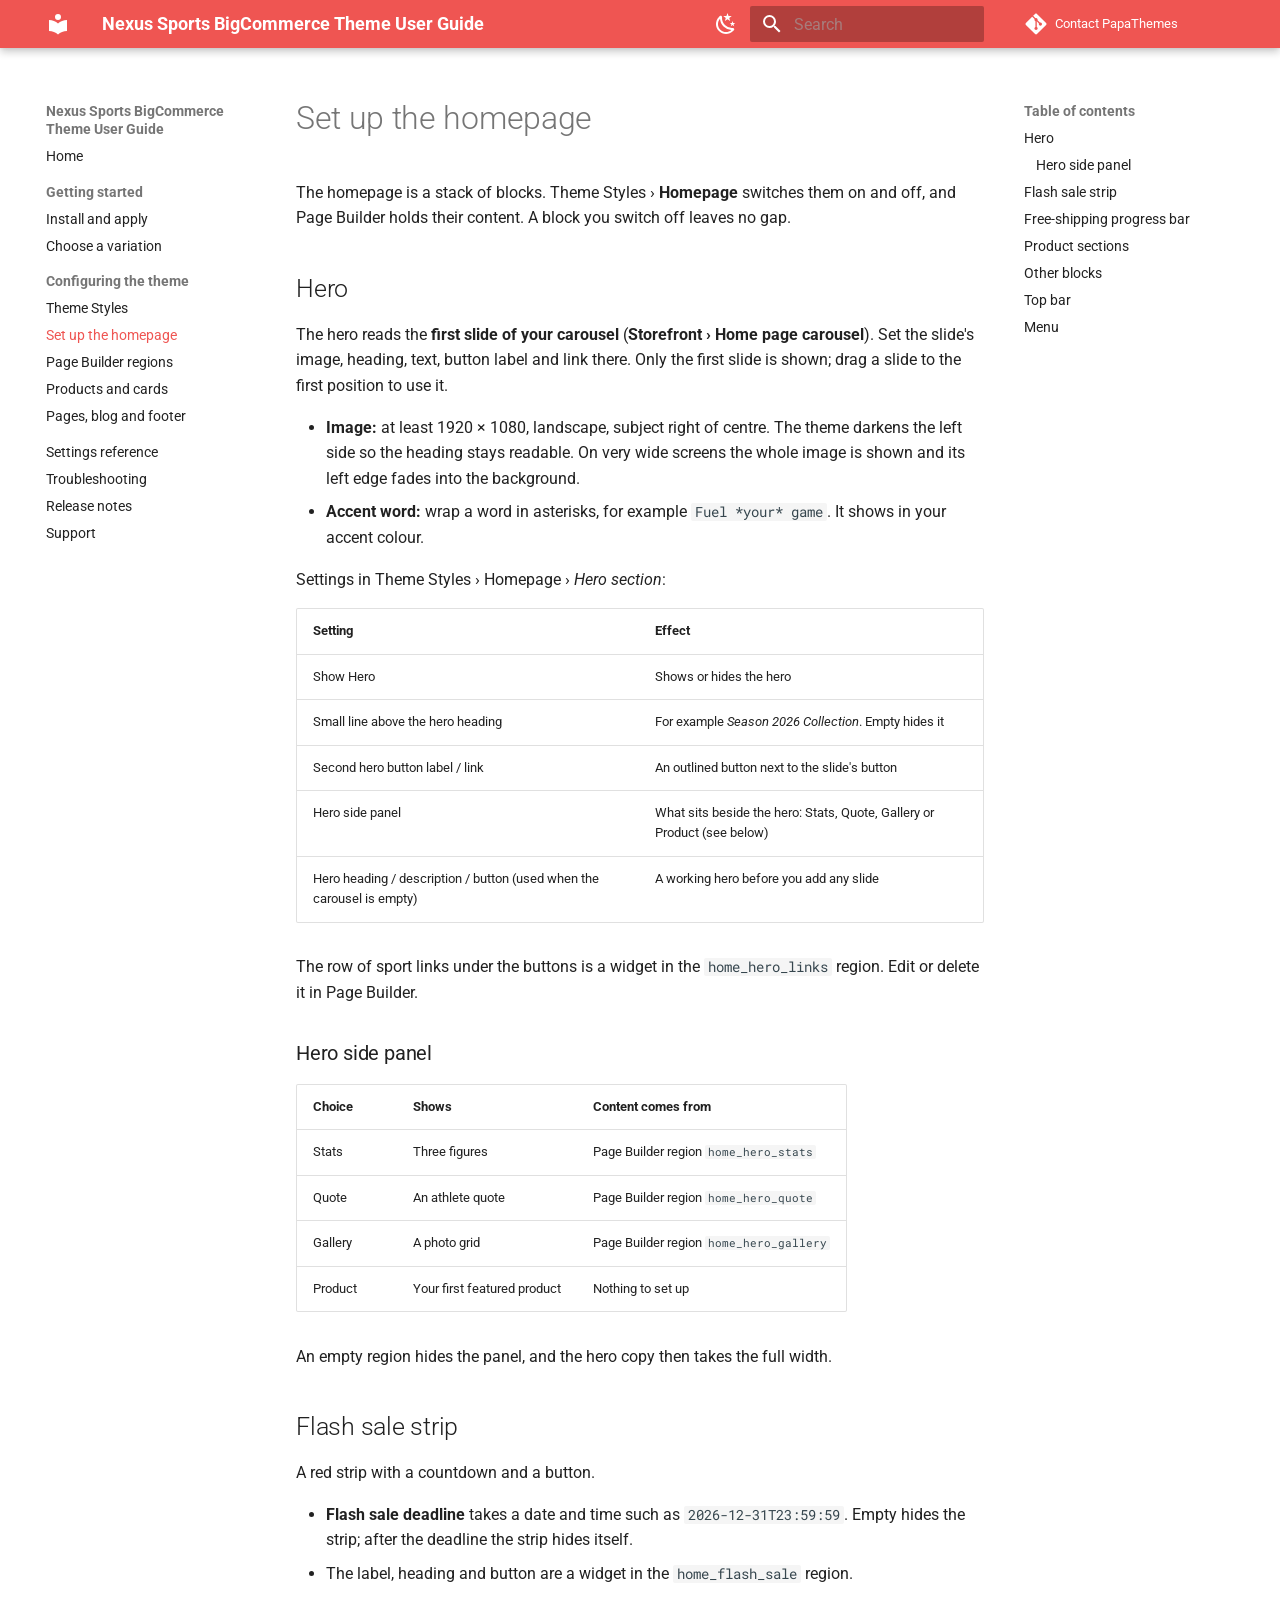
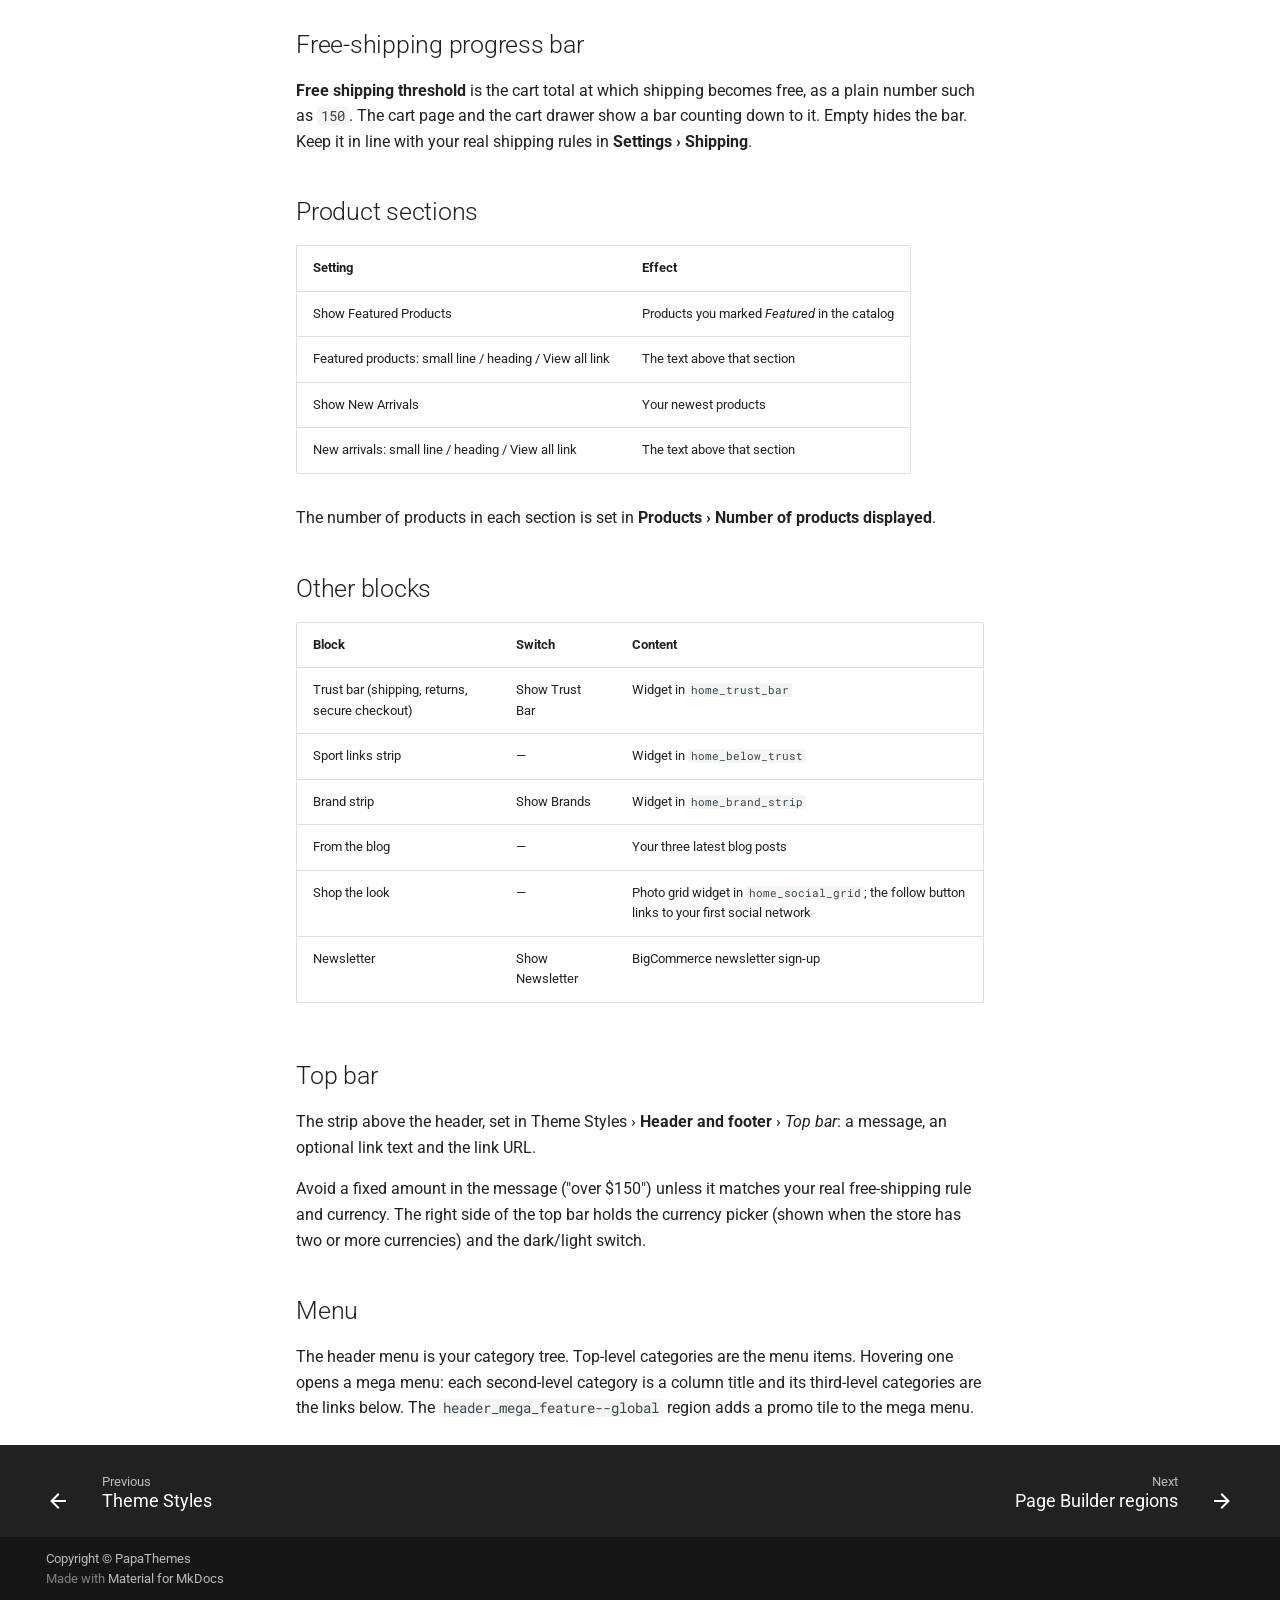
<file: usage/homepage/index.html>
<!doctype html>
<html lang="en" class="no-js">
  <head>
    
      <meta charset="utf-8">
      <meta name="viewport" content="width=device-width,initial-scale=1">
      
        <meta name="description" content="Merchant guide for the Nexus Sports BigCommerce theme by PapaThemes: install it, pick a variation, set up the homepage, Page Builder regions and product cards.">
      
      
        <meta name="author" content="PapaThemes">
      
      
        <link rel="canonical" href="https://tvlgiao.github.io/bc-nexus-docs/usage/homepage/">
      
      
        <link rel="prev" href="../theme-styles/">
      
      
        <link rel="next" href="../page-builder/">
      
      
        
      
      
      <link rel="icon" href="../../assets/images/favicon.png">
      <meta name="generator" content="mkdocs-1.6.1, mkdocs-material-9.7.7">
    
    
      
        <title>Set up the homepage - Nexus Sports BigCommerce Theme User Guide</title>
      
    
    
      <link rel="stylesheet" href="../../assets/stylesheets/main.ec1eaa64.min.css">
      
        
        <link rel="stylesheet" href="../../assets/stylesheets/palette.ab4e12ef.min.css">
      
      


    
    
      
    
    
      
        
        
        <link rel="preconnect" href="https://fonts.gstatic.com" crossorigin>
        <link rel="stylesheet" href="https://fonts.googleapis.com/css?family=Roboto:300,300i,400,400i,700,700i%7CRoboto+Mono:400,400i,700,700i&display=fallback">
        <style>:root{--md-text-font:"Roboto";--md-code-font:"Roboto Mono"}</style>
      
    
    
      <link rel="stylesheet" href="../../css/extra.css">
    
    <script>__md_scope=new URL("../..",location),__md_hash=e=>[...e].reduce(((e,_)=>(e<<5)-e+_.charCodeAt(0)),0),__md_get=(e,_=localStorage,t=__md_scope)=>JSON.parse(_.getItem(t.pathname+"."+e)),__md_set=(e,_,t=localStorage,a=__md_scope)=>{try{t.setItem(a.pathname+"."+e,JSON.stringify(_))}catch(e){}}</script>
    
      

    
    
  </head>
  
  
    
    
      
    
    
    
    
    <body dir="ltr" data-md-color-scheme="default" data-md-color-primary="red" data-md-color-accent="red">
  
    
    <input class="md-toggle" data-md-toggle="drawer" type="checkbox" id="__drawer" autocomplete="off">
    <input class="md-toggle" data-md-toggle="search" type="checkbox" id="__search" autocomplete="off">
    <label class="md-overlay" for="__drawer"></label>
    <div data-md-component="skip">
      
        
        <a href="#set-up-the-homepage" class="md-skip">
          Skip to content
        </a>
      
    </div>
    <div data-md-component="announce">
      
    </div>
    
    
      

  

<header class="md-header md-header--shadow" data-md-component="header">
  <nav class="md-header__inner md-grid" aria-label="Header">
    <a href="../.." title="Nexus Sports BigCommerce Theme User Guide" class="md-header__button md-logo" aria-label="Nexus Sports BigCommerce Theme User Guide" data-md-component="logo">
      
  
  <svg xmlns="http://www.w3.org/2000/svg" viewBox="0 0 24 24"><path d="M12 8a3 3 0 0 0 3-3 3 3 0 0 0-3-3 3 3 0 0 0-3 3 3 3 0 0 0 3 3m0 3.54C9.64 9.35 6.5 8 3 8v11c3.5 0 6.64 1.35 9 3.54 2.36-2.19 5.5-3.54 9-3.54V8c-3.5 0-6.64 1.35-9 3.54"/></svg>

    </a>
    <label class="md-header__button md-icon" for="__drawer">
      
      <svg xmlns="http://www.w3.org/2000/svg" viewBox="0 0 24 24"><path d="M3 6h18v2H3zm0 5h18v2H3zm0 5h18v2H3z"/></svg>
    </label>
    <div class="md-header__title" data-md-component="header-title">
      <div class="md-header__ellipsis">
        <div class="md-header__topic">
          <span class="md-ellipsis">
            Nexus Sports BigCommerce Theme User Guide
          </span>
        </div>
        <div class="md-header__topic" data-md-component="header-topic">
          <span class="md-ellipsis">
            
              Set up the homepage
            
          </span>
        </div>
      </div>
    </div>
    
      
        <form class="md-header__option" data-md-component="palette">
  
    
    
    
    <input class="md-option" data-md-color-media="(prefers-color-scheme: light)" data-md-color-scheme="default" data-md-color-primary="red" data-md-color-accent="red"  aria-label="Switch to dark mode"  type="radio" name="__palette" id="__palette_0">
    
      <label class="md-header__button md-icon" title="Switch to dark mode" for="__palette_1" hidden>
        <svg xmlns="http://www.w3.org/2000/svg" viewBox="0 0 24 24"><path d="m17.75 4.09-2.53 1.94.91 3.06-2.63-1.81-2.63 1.81.91-3.06-2.53-1.94L12.44 4l1.06-3 1.06 3zm3.5 6.91-1.64 1.25.59 1.98-1.7-1.17-1.7 1.17.59-1.98L15.75 11l2.06-.05L18.5 9l.69 1.95zm-2.28 4.95c.83-.08 1.72 1.1 1.19 1.85-.32.45-.66.87-1.08 1.27C15.17 23 8.84 23 4.94 19.07c-3.91-3.9-3.91-10.24 0-14.14.4-.4.82-.76 1.27-1.08.75-.53 1.93.36 1.85 1.19-.27 2.86.69 5.83 2.89 8.02a9.96 9.96 0 0 0 8.02 2.89m-1.64 2.02a12.08 12.08 0 0 1-7.8-3.47c-2.17-2.19-3.33-5-3.49-7.82-2.81 3.14-2.7 7.96.31 10.98 3.02 3.01 7.84 3.12 10.98.31"/></svg>
      </label>
    
  
    
    
    
    <input class="md-option" data-md-color-media="(prefers-color-scheme: dark)" data-md-color-scheme="slate" data-md-color-primary="red" data-md-color-accent="red"  aria-label="Switch to light mode"  type="radio" name="__palette" id="__palette_1">
    
      <label class="md-header__button md-icon" title="Switch to light mode" for="__palette_0" hidden>
        <svg xmlns="http://www.w3.org/2000/svg" viewBox="0 0 24 24"><path d="M12 7a5 5 0 0 1 5 5 5 5 0 0 1-5 5 5 5 0 0 1-5-5 5 5 0 0 1 5-5m0 2a3 3 0 0 0-3 3 3 3 0 0 0 3 3 3 3 0 0 0 3-3 3 3 0 0 0-3-3m0-7 2.39 3.42C13.65 5.15 12.84 5 12 5s-1.65.15-2.39.42zM3.34 7l4.16-.35A7.2 7.2 0 0 0 5.94 8.5c-.44.74-.69 1.5-.83 2.29zm.02 10 1.76-3.77a7.131 7.131 0 0 0 2.38 4.14zM20.65 7l-1.77 3.79a7.02 7.02 0 0 0-2.38-4.15zm-.01 10-4.14.36c.59-.51 1.12-1.14 1.54-1.86.42-.73.69-1.5.83-2.29zM12 22l-2.41-3.44c.74.27 1.55.44 2.41.44.82 0 1.63-.17 2.37-.44z"/></svg>
      </label>
    
  
</form>
      
    
    
      <script>var palette=__md_get("__palette");if(palette&&palette.color){if("(prefers-color-scheme)"===palette.color.media){var media=matchMedia("(prefers-color-scheme: light)"),input=document.querySelector(media.matches?"[data-md-color-media='(prefers-color-scheme: light)']":"[data-md-color-media='(prefers-color-scheme: dark)']");palette.color.media=input.getAttribute("data-md-color-media"),palette.color.scheme=input.getAttribute("data-md-color-scheme"),palette.color.primary=input.getAttribute("data-md-color-primary"),palette.color.accent=input.getAttribute("data-md-color-accent")}for(var[key,value]of Object.entries(palette.color))document.body.setAttribute("data-md-color-"+key,value)}</script>
    
    
    
      
      
        <label class="md-header__button md-icon" for="__search">
          
          <svg xmlns="http://www.w3.org/2000/svg" viewBox="0 0 24 24"><path d="M9.5 3A6.5 6.5 0 0 1 16 9.5c0 1.61-.59 3.09-1.56 4.23l.27.27h.79l5 5-1.5 1.5-5-5v-.79l-.27-.27A6.52 6.52 0 0 1 9.5 16 6.5 6.5 0 0 1 3 9.5 6.5 6.5 0 0 1 9.5 3m0 2C7 5 5 7 5 9.5S7 14 9.5 14 14 12 14 9.5 12 5 9.5 5"/></svg>
        </label>
        <div class="md-search" data-md-component="search" role="dialog">
  <label class="md-search__overlay" for="__search"></label>
  <div class="md-search__inner" role="search">
    <form class="md-search__form" name="search">
      <input type="text" class="md-search__input" name="query" aria-label="Search" placeholder="Search" autocapitalize="off" autocorrect="off" autocomplete="off" spellcheck="false" data-md-component="search-query" required>
      <label class="md-search__icon md-icon" for="__search">
        
        <svg xmlns="http://www.w3.org/2000/svg" viewBox="0 0 24 24"><path d="M9.5 3A6.5 6.5 0 0 1 16 9.5c0 1.61-.59 3.09-1.56 4.23l.27.27h.79l5 5-1.5 1.5-5-5v-.79l-.27-.27A6.52 6.52 0 0 1 9.5 16 6.5 6.5 0 0 1 3 9.5 6.5 6.5 0 0 1 9.5 3m0 2C7 5 5 7 5 9.5S7 14 9.5 14 14 12 14 9.5 12 5 9.5 5"/></svg>
        
        <svg xmlns="http://www.w3.org/2000/svg" viewBox="0 0 24 24"><path d="M20 11v2H8l5.5 5.5-1.42 1.42L4.16 12l7.92-7.92L13.5 5.5 8 11z"/></svg>
      </label>
      <nav class="md-search__options" aria-label="Search">
        
        <button type="reset" class="md-search__icon md-icon" title="Clear" aria-label="Clear" tabindex="-1">
          
          <svg xmlns="http://www.w3.org/2000/svg" viewBox="0 0 24 24"><path d="M19 6.41 17.59 5 12 10.59 6.41 5 5 6.41 10.59 12 5 17.59 6.41 19 12 13.41 17.59 19 19 17.59 13.41 12z"/></svg>
        </button>
      </nav>
      
    </form>
    <div class="md-search__output">
      <div class="md-search__scrollwrap" tabindex="0" data-md-scrollfix>
        <div class="md-search-result" data-md-component="search-result">
          <div class="md-search-result__meta">
            Initializing search
          </div>
          <ol class="md-search-result__list" role="presentation"></ol>
        </div>
      </div>
    </div>
  </div>
</div>
      
    
    
      <div class="md-header__source">
        <a href="https://papathemes.com/contact-us/" title="Go to repository" class="md-source" data-md-component="source">
  <div class="md-source__icon md-icon">
    
    <svg xmlns="http://www.w3.org/2000/svg" viewBox="0 0 448 512"><!--! Font Awesome Free 7.1.0 by @fontawesome - https://fontawesome.com License - https://fontawesome.com/license/free (Icons: CC BY 4.0, Fonts: SIL OFL 1.1, Code: MIT License) Copyright 2025 Fonticons, Inc.--><path d="M439.6 236.1 244 40.5c-5.4-5.5-12.8-8.5-20.4-8.5s-15 3-20.4 8.4L162.5 81l51.5 51.5c27.1-9.1 52.7 16.8 43.4 43.7l49.7 49.7c34.2-11.8 61.2 31 35.5 56.7-26.5 26.5-70.2-2.9-56-37.3L240.3 199v121.9c25.3 12.5 22.3 41.8 9.1 55-6.4 6.4-15.2 10.1-24.3 10.1s-17.8-3.6-24.3-10.1c-17.6-17.6-11.1-46.9 11.2-56v-123c-20.8-8.5-24.6-30.7-18.6-45L142.6 101 8.5 235.1C3 240.6 0 247.9 0 255.5s3 15 8.5 20.4l195.6 195.7c5.4 5.4 12.7 8.4 20.4 8.4s15-3 20.4-8.4l194.7-194.7c5.4-5.4 8.4-12.8 8.4-20.4s-3-15-8.4-20.4"/></svg>
  </div>
  <div class="md-source__repository">
    Contact PapaThemes
  </div>
</a>
      </div>
    
  </nav>
  
</header>
    
    <div class="md-container" data-md-component="container">
      
      
        
          
        
      
      <main class="md-main" data-md-component="main">
        <div class="md-main__inner md-grid">
          
            
              
              <div class="md-sidebar md-sidebar--primary" data-md-component="sidebar" data-md-type="navigation" >
                <div class="md-sidebar__scrollwrap">
                  <div class="md-sidebar__inner">
                    



<nav class="md-nav md-nav--primary" aria-label="Navigation" data-md-level="0">
  <label class="md-nav__title" for="__drawer">
    <a href="../.." title="Nexus Sports BigCommerce Theme User Guide" class="md-nav__button md-logo" aria-label="Nexus Sports BigCommerce Theme User Guide" data-md-component="logo">
      
  
  <svg xmlns="http://www.w3.org/2000/svg" viewBox="0 0 24 24"><path d="M12 8a3 3 0 0 0 3-3 3 3 0 0 0-3-3 3 3 0 0 0-3 3 3 3 0 0 0 3 3m0 3.54C9.64 9.35 6.5 8 3 8v11c3.5 0 6.64 1.35 9 3.54 2.36-2.19 5.5-3.54 9-3.54V8c-3.5 0-6.64 1.35-9 3.54"/></svg>

    </a>
    Nexus Sports BigCommerce Theme User Guide
  </label>
  
    <div class="md-nav__source">
      <a href="https://papathemes.com/contact-us/" title="Go to repository" class="md-source" data-md-component="source">
  <div class="md-source__icon md-icon">
    
    <svg xmlns="http://www.w3.org/2000/svg" viewBox="0 0 448 512"><!--! Font Awesome Free 7.1.0 by @fontawesome - https://fontawesome.com License - https://fontawesome.com/license/free (Icons: CC BY 4.0, Fonts: SIL OFL 1.1, Code: MIT License) Copyright 2025 Fonticons, Inc.--><path d="M439.6 236.1 244 40.5c-5.4-5.5-12.8-8.5-20.4-8.5s-15 3-20.4 8.4L162.5 81l51.5 51.5c27.1-9.1 52.7 16.8 43.4 43.7l49.7 49.7c34.2-11.8 61.2 31 35.5 56.7-26.5 26.5-70.2-2.9-56-37.3L240.3 199v121.9c25.3 12.5 22.3 41.8 9.1 55-6.4 6.4-15.2 10.1-24.3 10.1s-17.8-3.6-24.3-10.1c-17.6-17.6-11.1-46.9 11.2-56v-123c-20.8-8.5-24.6-30.7-18.6-45L142.6 101 8.5 235.1C3 240.6 0 247.9 0 255.5s3 15 8.5 20.4l195.6 195.7c5.4 5.4 12.7 8.4 20.4 8.4s15-3 20.4-8.4l194.7-194.7c5.4-5.4 8.4-12.8 8.4-20.4s-3-15-8.4-20.4"/></svg>
  </div>
  <div class="md-source__repository">
    Contact PapaThemes
  </div>
</a>
    </div>
  
  <ul class="md-nav__list" data-md-scrollfix>
    
      
      
  
  
  
  
    <li class="md-nav__item">
      <a href="../.." class="md-nav__link">
        
  
  
  <span class="md-ellipsis">
    
  
    Home
  

    
  </span>
  
  

      </a>
    </li>
  

    
      
      
  
  
  
  
    
    
      
        
      
        
      
    
    
    
      
        
        
      
    
    
    <li class="md-nav__item md-nav__item--section md-nav__item--nested">
      
        
        
        <input class="md-nav__toggle md-toggle " type="checkbox" id="__nav_2" >
        
          
          <label class="md-nav__link" for="__nav_2" id="__nav_2_label" tabindex="">
            
  
  
  <span class="md-ellipsis">
    
  
    Getting started
  

    
  </span>
  
  

            <span class="md-nav__icon md-icon"></span>
          </label>
        
        <nav class="md-nav" data-md-level="1" aria-labelledby="__nav_2_label" aria-expanded="false">
          <label class="md-nav__title" for="__nav_2">
            <span class="md-nav__icon md-icon"></span>
            
  
    Getting started
  

          </label>
          <ul class="md-nav__list" data-md-scrollfix>
            
              
                
  
  
  
  
    <li class="md-nav__item">
      <a href="../install/" class="md-nav__link">
        
  
  
  <span class="md-ellipsis">
    
  
    Install and apply
  

    
  </span>
  
  

      </a>
    </li>
  

              
            
              
                
  
  
  
  
    <li class="md-nav__item">
      <a href="../choose-variation/" class="md-nav__link">
        
  
  
  <span class="md-ellipsis">
    
  
    Choose a variation
  

    
  </span>
  
  

      </a>
    </li>
  

              
            
          </ul>
        </nav>
      
    </li>
  

    
      
      
  
  
    
  
  
  
    
    
      
        
      
        
      
        
      
        
      
        
      
    
    
    
      
        
        
      
    
    
    <li class="md-nav__item md-nav__item--active md-nav__item--section md-nav__item--nested">
      
        
        
        <input class="md-nav__toggle md-toggle " type="checkbox" id="__nav_3" checked>
        
          
          <label class="md-nav__link" for="__nav_3" id="__nav_3_label" tabindex="">
            
  
  
  <span class="md-ellipsis">
    
  
    Configuring the theme
  

    
  </span>
  
  

            <span class="md-nav__icon md-icon"></span>
          </label>
        
        <nav class="md-nav" data-md-level="1" aria-labelledby="__nav_3_label" aria-expanded="true">
          <label class="md-nav__title" for="__nav_3">
            <span class="md-nav__icon md-icon"></span>
            
  
    Configuring the theme
  

          </label>
          <ul class="md-nav__list" data-md-scrollfix>
            
              
                
  
  
  
  
    <li class="md-nav__item">
      <a href="../theme-styles/" class="md-nav__link">
        
  
  
  <span class="md-ellipsis">
    
  
    Theme Styles
  

    
  </span>
  
  

      </a>
    </li>
  

              
            
              
                
  
  
    
  
  
  
    <li class="md-nav__item md-nav__item--active">
      
      <input class="md-nav__toggle md-toggle" type="checkbox" id="__toc">
      
      
        
      
      
        <label class="md-nav__link md-nav__link--active" for="__toc">
          
  
  
  <span class="md-ellipsis">
    
  
    Set up the homepage
  

    
  </span>
  
  

          <span class="md-nav__icon md-icon"></span>
        </label>
      
      <a href="./" class="md-nav__link md-nav__link--active">
        
  
  
  <span class="md-ellipsis">
    
  
    Set up the homepage
  

    
  </span>
  
  

      </a>
      
        

<nav class="md-nav md-nav--secondary" aria-label="Table of contents">
  
  
  
    
  
  
    <label class="md-nav__title" for="__toc">
      <span class="md-nav__icon md-icon"></span>
      Table of contents
    </label>
    <ul class="md-nav__list" data-md-component="toc" data-md-scrollfix>
      
        <li class="md-nav__item">
  <a href="#hero" class="md-nav__link">
    <span class="md-ellipsis">
      
        Hero
      
    </span>
  </a>
  
    <nav class="md-nav" aria-label="Hero">
      <ul class="md-nav__list">
        
          <li class="md-nav__item">
  <a href="#hero-side-panel" class="md-nav__link">
    <span class="md-ellipsis">
      
        Hero side panel
      
    </span>
  </a>
  
</li>
        
      </ul>
    </nav>
  
</li>
      
        <li class="md-nav__item">
  <a href="#flash-sale-strip" class="md-nav__link">
    <span class="md-ellipsis">
      
        Flash sale strip
      
    </span>
  </a>
  
</li>
      
        <li class="md-nav__item">
  <a href="#free-shipping-progress-bar" class="md-nav__link">
    <span class="md-ellipsis">
      
        Free-shipping progress bar
      
    </span>
  </a>
  
</li>
      
        <li class="md-nav__item">
  <a href="#product-sections" class="md-nav__link">
    <span class="md-ellipsis">
      
        Product sections
      
    </span>
  </a>
  
</li>
      
        <li class="md-nav__item">
  <a href="#other-blocks" class="md-nav__link">
    <span class="md-ellipsis">
      
        Other blocks
      
    </span>
  </a>
  
</li>
      
        <li class="md-nav__item">
  <a href="#top-bar" class="md-nav__link">
    <span class="md-ellipsis">
      
        Top bar
      
    </span>
  </a>
  
</li>
      
        <li class="md-nav__item">
  <a href="#menu" class="md-nav__link">
    <span class="md-ellipsis">
      
        Menu
      
    </span>
  </a>
  
</li>
      
    </ul>
  
</nav>
      
    </li>
  

              
            
              
                
  
  
  
  
    <li class="md-nav__item">
      <a href="../page-builder/" class="md-nav__link">
        
  
  
  <span class="md-ellipsis">
    
  
    Page Builder regions
  

    
  </span>
  
  

      </a>
    </li>
  

              
            
              
                
  
  
  
  
    <li class="md-nav__item">
      <a href="../products/" class="md-nav__link">
        
  
  
  <span class="md-ellipsis">
    
  
    Products and cards
  

    
  </span>
  
  

      </a>
    </li>
  

              
            
              
                
  
  
  
  
    <li class="md-nav__item">
      <a href="../pages-footer/" class="md-nav__link">
        
  
  
  <span class="md-ellipsis">
    
  
    Pages, blog and footer
  

    
  </span>
  
  

      </a>
    </li>
  

              
            
          </ul>
        </nav>
      
    </li>
  

    
      
      
  
  
  
  
    <li class="md-nav__item">
      <a href="../../settings-reference/" class="md-nav__link">
        
  
  
  <span class="md-ellipsis">
    
  
    Settings reference
  

    
  </span>
  
  

      </a>
    </li>
  

    
      
      
  
  
  
  
    <li class="md-nav__item">
      <a href="../../troubleshooting/" class="md-nav__link">
        
  
  
  <span class="md-ellipsis">
    
  
    Troubleshooting
  

    
  </span>
  
  

      </a>
    </li>
  

    
      
      
  
  
  
  
    <li class="md-nav__item">
      <a href="../../changelog/" class="md-nav__link">
        
  
  
  <span class="md-ellipsis">
    
  
    Release notes
  

    
  </span>
  
  

      </a>
    </li>
  

    
      
      
  
  
  
  
    <li class="md-nav__item">
      <a href="../../support/" class="md-nav__link">
        
  
  
  <span class="md-ellipsis">
    
  
    Support
  

    
  </span>
  
  

      </a>
    </li>
  

    
  </ul>
</nav>
                  </div>
                </div>
              </div>
            
            
              
              <div class="md-sidebar md-sidebar--secondary" data-md-component="sidebar" data-md-type="toc" >
                <div class="md-sidebar__scrollwrap">
                  <div class="md-sidebar__inner">
                    

<nav class="md-nav md-nav--secondary" aria-label="Table of contents">
  
  
  
    
  
  
    <label class="md-nav__title" for="__toc">
      <span class="md-nav__icon md-icon"></span>
      Table of contents
    </label>
    <ul class="md-nav__list" data-md-component="toc" data-md-scrollfix>
      
        <li class="md-nav__item">
  <a href="#hero" class="md-nav__link">
    <span class="md-ellipsis">
      
        Hero
      
    </span>
  </a>
  
    <nav class="md-nav" aria-label="Hero">
      <ul class="md-nav__list">
        
          <li class="md-nav__item">
  <a href="#hero-side-panel" class="md-nav__link">
    <span class="md-ellipsis">
      
        Hero side panel
      
    </span>
  </a>
  
</li>
        
      </ul>
    </nav>
  
</li>
      
        <li class="md-nav__item">
  <a href="#flash-sale-strip" class="md-nav__link">
    <span class="md-ellipsis">
      
        Flash sale strip
      
    </span>
  </a>
  
</li>
      
        <li class="md-nav__item">
  <a href="#free-shipping-progress-bar" class="md-nav__link">
    <span class="md-ellipsis">
      
        Free-shipping progress bar
      
    </span>
  </a>
  
</li>
      
        <li class="md-nav__item">
  <a href="#product-sections" class="md-nav__link">
    <span class="md-ellipsis">
      
        Product sections
      
    </span>
  </a>
  
</li>
      
        <li class="md-nav__item">
  <a href="#other-blocks" class="md-nav__link">
    <span class="md-ellipsis">
      
        Other blocks
      
    </span>
  </a>
  
</li>
      
        <li class="md-nav__item">
  <a href="#top-bar" class="md-nav__link">
    <span class="md-ellipsis">
      
        Top bar
      
    </span>
  </a>
  
</li>
      
        <li class="md-nav__item">
  <a href="#menu" class="md-nav__link">
    <span class="md-ellipsis">
      
        Menu
      
    </span>
  </a>
  
</li>
      
    </ul>
  
</nav>
                  </div>
                </div>
              </div>
            
          
          
            <div class="md-content" data-md-component="content">
              
              <article class="md-content__inner md-typeset">
                
                  



<h1 id="set-up-the-homepage">Set up the homepage<a class="headerlink" href="#set-up-the-homepage" title="Permanent link">&para;</a></h1>
<p>The homepage is a stack of blocks. Theme Styles › <strong>Homepage</strong> switches them on
and off, and Page Builder holds their content. A block you switch off leaves no
gap.</p>
<h2 id="hero">Hero<a class="headerlink" href="#hero" title="Permanent link">&para;</a></h2>
<p>The hero reads the <strong>first slide of your carousel</strong> (<strong>Storefront › Home page
carousel</strong>). Set the slide's image, heading, text, button label and link there.
Only the first slide is shown; drag a slide to the first position to use it.</p>
<ul>
<li><strong>Image:</strong> at least 1920 × 1080, landscape, subject right of centre. The theme
  darkens the left side so the heading stays readable. On very wide screens the
  whole image is shown and its left edge fades into the background.</li>
<li><strong>Accent word:</strong> wrap a word in asterisks, for example <code>Fuel *your* game</code>. It
  shows in your accent colour.</li>
</ul>
<p>Settings in Theme Styles › Homepage › <em>Hero section</em>:</p>
<table>
<thead>
<tr>
<th>Setting</th>
<th>Effect</th>
</tr>
</thead>
<tbody>
<tr>
<td>Show Hero</td>
<td>Shows or hides the hero</td>
</tr>
<tr>
<td>Small line above the hero heading</td>
<td>For example <em>Season 2026 Collection</em>. Empty hides it</td>
</tr>
<tr>
<td>Second hero button label / link</td>
<td>An outlined button next to the slide's button</td>
</tr>
<tr>
<td>Hero side panel</td>
<td>What sits beside the hero: Stats, Quote, Gallery or Product (see below)</td>
</tr>
<tr>
<td>Hero heading / description / button (used when the carousel is empty)</td>
<td>A working hero before you add any slide</td>
</tr>
</tbody>
</table>
<p>The row of sport links under the buttons is a widget in the <code>home_hero_links</code>
region. Edit or delete it in Page Builder.</p>
<h3 id="hero-side-panel">Hero side panel<a class="headerlink" href="#hero-side-panel" title="Permanent link">&para;</a></h3>
<table>
<thead>
<tr>
<th>Choice</th>
<th>Shows</th>
<th>Content comes from</th>
</tr>
</thead>
<tbody>
<tr>
<td>Stats</td>
<td>Three figures</td>
<td>Page Builder region <code>home_hero_stats</code></td>
</tr>
<tr>
<td>Quote</td>
<td>An athlete quote</td>
<td>Page Builder region <code>home_hero_quote</code></td>
</tr>
<tr>
<td>Gallery</td>
<td>A photo grid</td>
<td>Page Builder region <code>home_hero_gallery</code></td>
</tr>
<tr>
<td>Product</td>
<td>Your first featured product</td>
<td>Nothing to set up</td>
</tr>
</tbody>
</table>
<p>An empty region hides the panel, and the hero copy then takes the full width.</p>
<h2 id="flash-sale-strip">Flash sale strip<a class="headerlink" href="#flash-sale-strip" title="Permanent link">&para;</a></h2>
<p>A red strip with a countdown and a button.</p>
<ul>
<li><strong>Flash sale deadline</strong> takes a date and time such as <code>2026-12-31T23:59:59</code>.
  Empty hides the strip; after the deadline the strip hides itself.</li>
<li>The label, heading and button are a widget in the <code>home_flash_sale</code> region.</li>
</ul>
<h2 id="free-shipping-progress-bar">Free-shipping progress bar<a class="headerlink" href="#free-shipping-progress-bar" title="Permanent link">&para;</a></h2>
<p><strong>Free shipping threshold</strong> is the cart total at which shipping becomes free,
as a plain number such as <code>150</code>. The cart page and the cart drawer show a bar
counting down to it. Empty hides the bar. Keep it in line with your real
shipping rules in <strong>Settings › Shipping</strong>.</p>
<h2 id="product-sections">Product sections<a class="headerlink" href="#product-sections" title="Permanent link">&para;</a></h2>
<table>
<thead>
<tr>
<th>Setting</th>
<th>Effect</th>
</tr>
</thead>
<tbody>
<tr>
<td>Show Featured Products</td>
<td>Products you marked <em>Featured</em> in the catalog</td>
</tr>
<tr>
<td>Featured products: small line / heading / View all link</td>
<td>The text above that section</td>
</tr>
<tr>
<td>Show New Arrivals</td>
<td>Your newest products</td>
</tr>
<tr>
<td>New arrivals: small line / heading / View all link</td>
<td>The text above that section</td>
</tr>
</tbody>
</table>
<p>The number of products in each section is set in <strong>Products › Number of
products displayed</strong>.</p>
<h2 id="other-blocks">Other blocks<a class="headerlink" href="#other-blocks" title="Permanent link">&para;</a></h2>
<table>
<thead>
<tr>
<th>Block</th>
<th>Switch</th>
<th>Content</th>
</tr>
</thead>
<tbody>
<tr>
<td>Trust bar (shipping, returns, secure checkout)</td>
<td>Show Trust Bar</td>
<td>Widget in <code>home_trust_bar</code></td>
</tr>
<tr>
<td>Sport links strip</td>
<td>—</td>
<td>Widget in <code>home_below_trust</code></td>
</tr>
<tr>
<td>Brand strip</td>
<td>Show Brands</td>
<td>Widget in <code>home_brand_strip</code></td>
</tr>
<tr>
<td>From the blog</td>
<td>—</td>
<td>Your three latest blog posts</td>
</tr>
<tr>
<td>Shop the look</td>
<td>—</td>
<td>Photo grid widget in <code>home_social_grid</code>; the follow button links to your first social network</td>
</tr>
<tr>
<td>Newsletter</td>
<td>Show Newsletter</td>
<td>BigCommerce newsletter sign-up</td>
</tr>
</tbody>
</table>
<h2 id="top-bar">Top bar<a class="headerlink" href="#top-bar" title="Permanent link">&para;</a></h2>
<p>The strip above the header, set in Theme Styles › <strong>Header and footer</strong> ›
<em>Top bar</em>: a message, an optional link text and the link URL.</p>
<p>Avoid a fixed amount in the message ("over $150") unless it matches your real
free-shipping rule and currency. The right side of the top bar holds the
currency picker (shown when the store has two or more currencies) and the
dark/light switch.</p>
<h2 id="menu">Menu<a class="headerlink" href="#menu" title="Permanent link">&para;</a></h2>
<p>The header menu is your category tree. Top-level categories are the menu items.
Hovering one opens a mega menu: each second-level category is a column title and
its third-level categories are the links below. The <code>header_mega_feature--global</code>
region adds a promo tile to the mega menu.</p>












                
              </article>
            </div>
          
          
<script>var target=document.getElementById(location.hash.slice(1));target&&target.name&&(target.checked=target.name.startsWith("__tabbed_"))</script>
        </div>
        
      </main>
      
        <footer class="md-footer">
  
    
      
      <nav class="md-footer__inner md-grid" aria-label="Footer" >
        
          
          <a href="../theme-styles/" class="md-footer__link md-footer__link--prev" aria-label="Previous: Theme Styles">
            <div class="md-footer__button md-icon">
              
              <svg xmlns="http://www.w3.org/2000/svg" viewBox="0 0 24 24"><path d="M20 11v2H8l5.5 5.5-1.42 1.42L4.16 12l7.92-7.92L13.5 5.5 8 11z"/></svg>
            </div>
            <div class="md-footer__title">
              <span class="md-footer__direction">
                Previous
              </span>
              <div class="md-ellipsis">
                Theme Styles
              </div>
            </div>
          </a>
        
        
          
          <a href="../page-builder/" class="md-footer__link md-footer__link--next" aria-label="Next: Page Builder regions">
            <div class="md-footer__title">
              <span class="md-footer__direction">
                Next
              </span>
              <div class="md-ellipsis">
                Page Builder regions
              </div>
            </div>
            <div class="md-footer__button md-icon">
              
              <svg xmlns="http://www.w3.org/2000/svg" viewBox="0 0 24 24"><path d="M4 11v2h12l-5.5 5.5 1.42 1.42L19.84 12l-7.92-7.92L10.5 5.5 16 11z"/></svg>
            </div>
          </a>
        
      </nav>
    
  
  <div class="md-footer-meta md-typeset">
    <div class="md-footer-meta__inner md-grid">
      <div class="md-copyright">
  
    <div class="md-copyright__highlight">
      Copyright &copy; PapaThemes
    </div>
  
  
    Made with
    <a href="https://squidfunk.github.io/mkdocs-material/" target="_blank" rel="noopener">
      Material for MkDocs
    </a>
  
</div>
      
    </div>
  </div>
</footer>
      
    </div>
    <div class="md-dialog" data-md-component="dialog">
      <div class="md-dialog__inner md-typeset"></div>
    </div>
    
    
    
      
      
      <script id="__config" type="application/json">{"annotate": null, "base": "../..", "features": ["content.tooltips", "navigation.footer", "navigation.indexes", "navigation.sections", "search.highlight", "toc.follow"], "search": "../../assets/javascripts/workers/search.2c215733.min.js", "tags": null, "translations": {"clipboard.copied": "Copied to clipboard", "clipboard.copy": "Copy to clipboard", "search.result.more.one": "1 more on this page", "search.result.more.other": "# more on this page", "search.result.none": "No matching documents", "search.result.one": "1 matching document", "search.result.other": "# matching documents", "search.result.placeholder": "Type to start searching", "search.result.term.missing": "Missing", "select.version": "Select version"}, "version": null}</script>
    
    
      <script src="../../assets/javascripts/bundle.d7400e89.min.js"></script>
      
    
  </body>
</html>
</file>
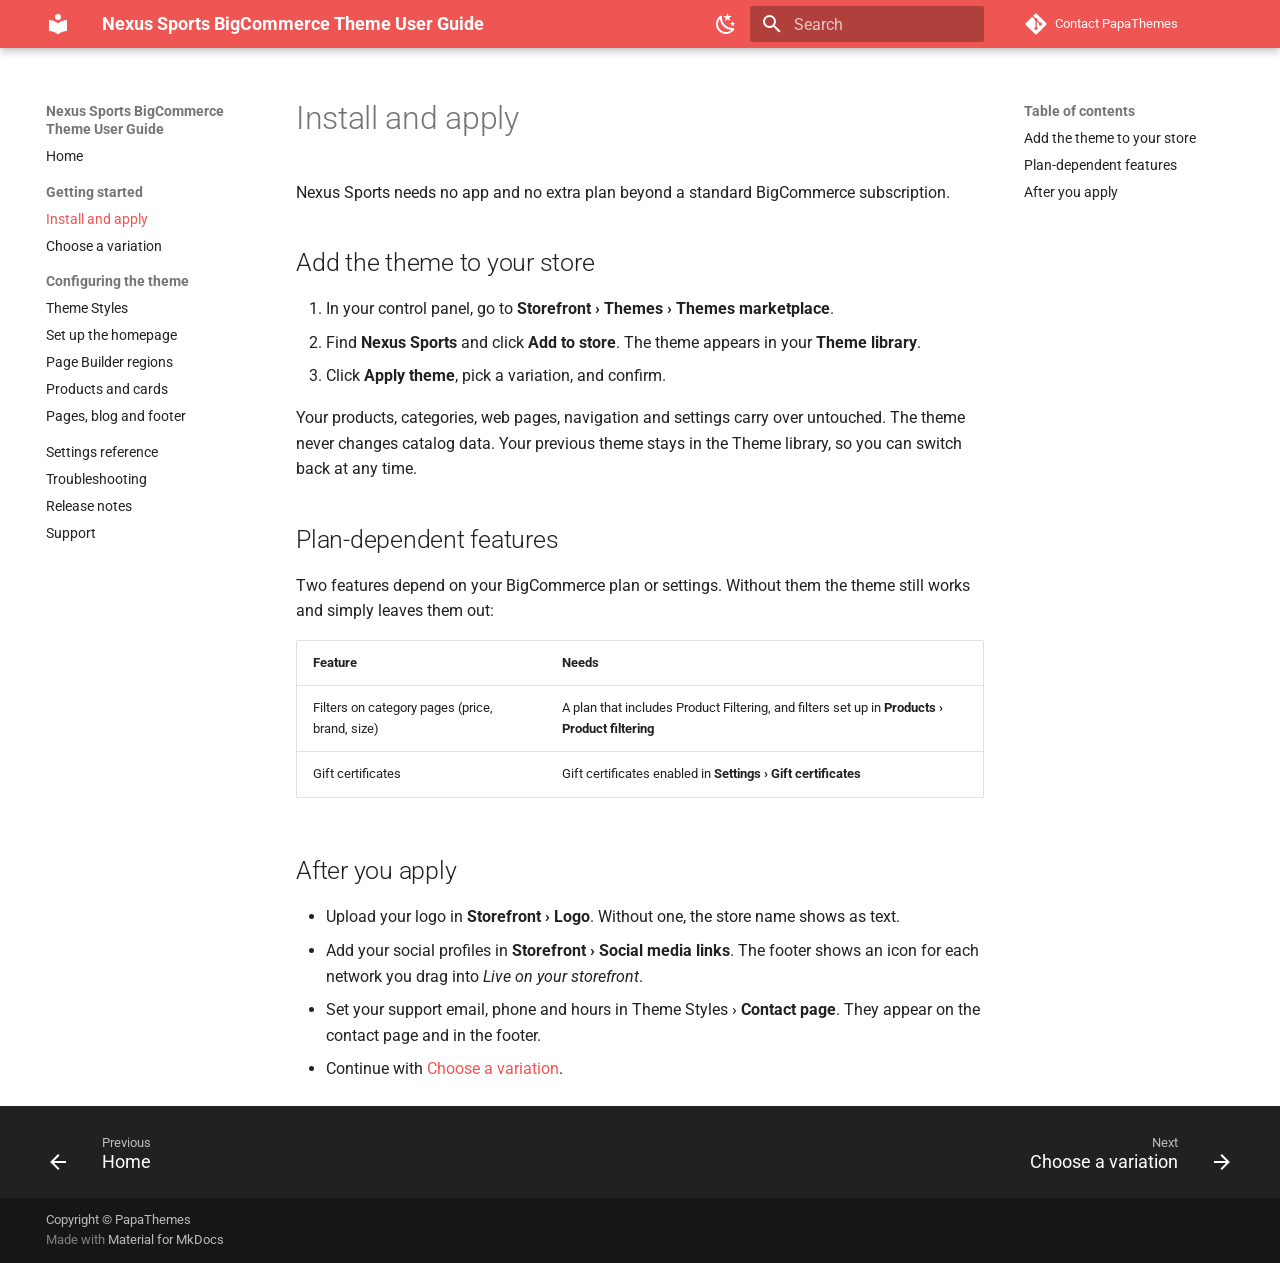
<file: usage/install/index.html>
<!doctype html>
<html lang="en" class="no-js">
  <head>
    
      <meta charset="utf-8">
      <meta name="viewport" content="width=device-width,initial-scale=1">
      
        <meta name="description" content="Merchant guide for the Nexus Sports BigCommerce theme by PapaThemes: install it, pick a variation, set up the homepage, Page Builder regions and product cards.">
      
      
        <meta name="author" content="PapaThemes">
      
      
        <link rel="canonical" href="https://tvlgiao.github.io/bc-nexus-docs/usage/install/">
      
      
        <link rel="prev" href="../..">
      
      
        <link rel="next" href="../choose-variation/">
      
      
        
      
      
      <link rel="icon" href="../../assets/images/favicon.png">
      <meta name="generator" content="mkdocs-1.6.1, mkdocs-material-9.7.7">
    
    
      
        <title>Install and apply - Nexus Sports BigCommerce Theme User Guide</title>
      
    
    
      <link rel="stylesheet" href="../../assets/stylesheets/main.ec1eaa64.min.css">
      
        
        <link rel="stylesheet" href="../../assets/stylesheets/palette.ab4e12ef.min.css">
      
      


    
    
      
    
    
      
        
        
        <link rel="preconnect" href="https://fonts.gstatic.com" crossorigin>
        <link rel="stylesheet" href="https://fonts.googleapis.com/css?family=Roboto:300,300i,400,400i,700,700i%7CRoboto+Mono:400,400i,700,700i&display=fallback">
        <style>:root{--md-text-font:"Roboto";--md-code-font:"Roboto Mono"}</style>
      
    
    
      <link rel="stylesheet" href="../../css/extra.css">
    
    <script>__md_scope=new URL("../..",location),__md_hash=e=>[...e].reduce(((e,_)=>(e<<5)-e+_.charCodeAt(0)),0),__md_get=(e,_=localStorage,t=__md_scope)=>JSON.parse(_.getItem(t.pathname+"."+e)),__md_set=(e,_,t=localStorage,a=__md_scope)=>{try{t.setItem(a.pathname+"."+e,JSON.stringify(_))}catch(e){}}</script>
    
      

    
    
  </head>
  
  
    
    
      
    
    
    
    
    <body dir="ltr" data-md-color-scheme="default" data-md-color-primary="red" data-md-color-accent="red">
  
    
    <input class="md-toggle" data-md-toggle="drawer" type="checkbox" id="__drawer" autocomplete="off">
    <input class="md-toggle" data-md-toggle="search" type="checkbox" id="__search" autocomplete="off">
    <label class="md-overlay" for="__drawer"></label>
    <div data-md-component="skip">
      
        
        <a href="#install-and-apply" class="md-skip">
          Skip to content
        </a>
      
    </div>
    <div data-md-component="announce">
      
    </div>
    
    
      

  

<header class="md-header md-header--shadow" data-md-component="header">
  <nav class="md-header__inner md-grid" aria-label="Header">
    <a href="../.." title="Nexus Sports BigCommerce Theme User Guide" class="md-header__button md-logo" aria-label="Nexus Sports BigCommerce Theme User Guide" data-md-component="logo">
      
  
  <svg xmlns="http://www.w3.org/2000/svg" viewBox="0 0 24 24"><path d="M12 8a3 3 0 0 0 3-3 3 3 0 0 0-3-3 3 3 0 0 0-3 3 3 3 0 0 0 3 3m0 3.54C9.64 9.35 6.5 8 3 8v11c3.5 0 6.64 1.35 9 3.54 2.36-2.19 5.5-3.54 9-3.54V8c-3.5 0-6.64 1.35-9 3.54"/></svg>

    </a>
    <label class="md-header__button md-icon" for="__drawer">
      
      <svg xmlns="http://www.w3.org/2000/svg" viewBox="0 0 24 24"><path d="M3 6h18v2H3zm0 5h18v2H3zm0 5h18v2H3z"/></svg>
    </label>
    <div class="md-header__title" data-md-component="header-title">
      <div class="md-header__ellipsis">
        <div class="md-header__topic">
          <span class="md-ellipsis">
            Nexus Sports BigCommerce Theme User Guide
          </span>
        </div>
        <div class="md-header__topic" data-md-component="header-topic">
          <span class="md-ellipsis">
            
              Install and apply
            
          </span>
        </div>
      </div>
    </div>
    
      
        <form class="md-header__option" data-md-component="palette">
  
    
    
    
    <input class="md-option" data-md-color-media="(prefers-color-scheme: light)" data-md-color-scheme="default" data-md-color-primary="red" data-md-color-accent="red"  aria-label="Switch to dark mode"  type="radio" name="__palette" id="__palette_0">
    
      <label class="md-header__button md-icon" title="Switch to dark mode" for="__palette_1" hidden>
        <svg xmlns="http://www.w3.org/2000/svg" viewBox="0 0 24 24"><path d="m17.75 4.09-2.53 1.94.91 3.06-2.63-1.81-2.63 1.81.91-3.06-2.53-1.94L12.44 4l1.06-3 1.06 3zm3.5 6.91-1.64 1.25.59 1.98-1.7-1.17-1.7 1.17.59-1.98L15.75 11l2.06-.05L18.5 9l.69 1.95zm-2.28 4.95c.83-.08 1.72 1.1 1.19 1.85-.32.45-.66.87-1.08 1.27C15.17 23 8.84 23 4.94 19.07c-3.91-3.9-3.91-10.24 0-14.14.4-.4.82-.76 1.27-1.08.75-.53 1.93.36 1.85 1.19-.27 2.86.69 5.83 2.89 8.02a9.96 9.96 0 0 0 8.02 2.89m-1.64 2.02a12.08 12.08 0 0 1-7.8-3.47c-2.17-2.19-3.33-5-3.49-7.82-2.81 3.14-2.7 7.96.31 10.98 3.02 3.01 7.84 3.12 10.98.31"/></svg>
      </label>
    
  
    
    
    
    <input class="md-option" data-md-color-media="(prefers-color-scheme: dark)" data-md-color-scheme="slate" data-md-color-primary="red" data-md-color-accent="red"  aria-label="Switch to light mode"  type="radio" name="__palette" id="__palette_1">
    
      <label class="md-header__button md-icon" title="Switch to light mode" for="__palette_0" hidden>
        <svg xmlns="http://www.w3.org/2000/svg" viewBox="0 0 24 24"><path d="M12 7a5 5 0 0 1 5 5 5 5 0 0 1-5 5 5 5 0 0 1-5-5 5 5 0 0 1 5-5m0 2a3 3 0 0 0-3 3 3 3 0 0 0 3 3 3 3 0 0 0 3-3 3 3 0 0 0-3-3m0-7 2.39 3.42C13.65 5.15 12.84 5 12 5s-1.65.15-2.39.42zM3.34 7l4.16-.35A7.2 7.2 0 0 0 5.94 8.5c-.44.74-.69 1.5-.83 2.29zm.02 10 1.76-3.77a7.131 7.131 0 0 0 2.38 4.14zM20.65 7l-1.77 3.79a7.02 7.02 0 0 0-2.38-4.15zm-.01 10-4.14.36c.59-.51 1.12-1.14 1.54-1.86.42-.73.69-1.5.83-2.29zM12 22l-2.41-3.44c.74.27 1.55.44 2.41.44.82 0 1.63-.17 2.37-.44z"/></svg>
      </label>
    
  
</form>
      
    
    
      <script>var palette=__md_get("__palette");if(palette&&palette.color){if("(prefers-color-scheme)"===palette.color.media){var media=matchMedia("(prefers-color-scheme: light)"),input=document.querySelector(media.matches?"[data-md-color-media='(prefers-color-scheme: light)']":"[data-md-color-media='(prefers-color-scheme: dark)']");palette.color.media=input.getAttribute("data-md-color-media"),palette.color.scheme=input.getAttribute("data-md-color-scheme"),palette.color.primary=input.getAttribute("data-md-color-primary"),palette.color.accent=input.getAttribute("data-md-color-accent")}for(var[key,value]of Object.entries(palette.color))document.body.setAttribute("data-md-color-"+key,value)}</script>
    
    
    
      
      
        <label class="md-header__button md-icon" for="__search">
          
          <svg xmlns="http://www.w3.org/2000/svg" viewBox="0 0 24 24"><path d="M9.5 3A6.5 6.5 0 0 1 16 9.5c0 1.61-.59 3.09-1.56 4.23l.27.27h.79l5 5-1.5 1.5-5-5v-.79l-.27-.27A6.52 6.52 0 0 1 9.5 16 6.5 6.5 0 0 1 3 9.5 6.5 6.5 0 0 1 9.5 3m0 2C7 5 5 7 5 9.5S7 14 9.5 14 14 12 14 9.5 12 5 9.5 5"/></svg>
        </label>
        <div class="md-search" data-md-component="search" role="dialog">
  <label class="md-search__overlay" for="__search"></label>
  <div class="md-search__inner" role="search">
    <form class="md-search__form" name="search">
      <input type="text" class="md-search__input" name="query" aria-label="Search" placeholder="Search" autocapitalize="off" autocorrect="off" autocomplete="off" spellcheck="false" data-md-component="search-query" required>
      <label class="md-search__icon md-icon" for="__search">
        
        <svg xmlns="http://www.w3.org/2000/svg" viewBox="0 0 24 24"><path d="M9.5 3A6.5 6.5 0 0 1 16 9.5c0 1.61-.59 3.09-1.56 4.23l.27.27h.79l5 5-1.5 1.5-5-5v-.79l-.27-.27A6.52 6.52 0 0 1 9.5 16 6.5 6.5 0 0 1 3 9.5 6.5 6.5 0 0 1 9.5 3m0 2C7 5 5 7 5 9.5S7 14 9.5 14 14 12 14 9.5 12 5 9.5 5"/></svg>
        
        <svg xmlns="http://www.w3.org/2000/svg" viewBox="0 0 24 24"><path d="M20 11v2H8l5.5 5.5-1.42 1.42L4.16 12l7.92-7.92L13.5 5.5 8 11z"/></svg>
      </label>
      <nav class="md-search__options" aria-label="Search">
        
        <button type="reset" class="md-search__icon md-icon" title="Clear" aria-label="Clear" tabindex="-1">
          
          <svg xmlns="http://www.w3.org/2000/svg" viewBox="0 0 24 24"><path d="M19 6.41 17.59 5 12 10.59 6.41 5 5 6.41 10.59 12 5 17.59 6.41 19 12 13.41 17.59 19 19 17.59 13.41 12z"/></svg>
        </button>
      </nav>
      
    </form>
    <div class="md-search__output">
      <div class="md-search__scrollwrap" tabindex="0" data-md-scrollfix>
        <div class="md-search-result" data-md-component="search-result">
          <div class="md-search-result__meta">
            Initializing search
          </div>
          <ol class="md-search-result__list" role="presentation"></ol>
        </div>
      </div>
    </div>
  </div>
</div>
      
    
    
      <div class="md-header__source">
        <a href="https://papathemes.com/contact-us/" title="Go to repository" class="md-source" data-md-component="source">
  <div class="md-source__icon md-icon">
    
    <svg xmlns="http://www.w3.org/2000/svg" viewBox="0 0 448 512"><!--! Font Awesome Free 7.1.0 by @fontawesome - https://fontawesome.com License - https://fontawesome.com/license/free (Icons: CC BY 4.0, Fonts: SIL OFL 1.1, Code: MIT License) Copyright 2025 Fonticons, Inc.--><path d="M439.6 236.1 244 40.5c-5.4-5.5-12.8-8.5-20.4-8.5s-15 3-20.4 8.4L162.5 81l51.5 51.5c27.1-9.1 52.7 16.8 43.4 43.7l49.7 49.7c34.2-11.8 61.2 31 35.5 56.7-26.5 26.5-70.2-2.9-56-37.3L240.3 199v121.9c25.3 12.5 22.3 41.8 9.1 55-6.4 6.4-15.2 10.1-24.3 10.1s-17.8-3.6-24.3-10.1c-17.6-17.6-11.1-46.9 11.2-56v-123c-20.8-8.5-24.6-30.7-18.6-45L142.6 101 8.5 235.1C3 240.6 0 247.9 0 255.5s3 15 8.5 20.4l195.6 195.7c5.4 5.4 12.7 8.4 20.4 8.4s15-3 20.4-8.4l194.7-194.7c5.4-5.4 8.4-12.8 8.4-20.4s-3-15-8.4-20.4"/></svg>
  </div>
  <div class="md-source__repository">
    Contact PapaThemes
  </div>
</a>
      </div>
    
  </nav>
  
</header>
    
    <div class="md-container" data-md-component="container">
      
      
        
          
        
      
      <main class="md-main" data-md-component="main">
        <div class="md-main__inner md-grid">
          
            
              
              <div class="md-sidebar md-sidebar--primary" data-md-component="sidebar" data-md-type="navigation" >
                <div class="md-sidebar__scrollwrap">
                  <div class="md-sidebar__inner">
                    



<nav class="md-nav md-nav--primary" aria-label="Navigation" data-md-level="0">
  <label class="md-nav__title" for="__drawer">
    <a href="../.." title="Nexus Sports BigCommerce Theme User Guide" class="md-nav__button md-logo" aria-label="Nexus Sports BigCommerce Theme User Guide" data-md-component="logo">
      
  
  <svg xmlns="http://www.w3.org/2000/svg" viewBox="0 0 24 24"><path d="M12 8a3 3 0 0 0 3-3 3 3 0 0 0-3-3 3 3 0 0 0-3 3 3 3 0 0 0 3 3m0 3.54C9.64 9.35 6.5 8 3 8v11c3.5 0 6.64 1.35 9 3.54 2.36-2.19 5.5-3.54 9-3.54V8c-3.5 0-6.64 1.35-9 3.54"/></svg>

    </a>
    Nexus Sports BigCommerce Theme User Guide
  </label>
  
    <div class="md-nav__source">
      <a href="https://papathemes.com/contact-us/" title="Go to repository" class="md-source" data-md-component="source">
  <div class="md-source__icon md-icon">
    
    <svg xmlns="http://www.w3.org/2000/svg" viewBox="0 0 448 512"><!--! Font Awesome Free 7.1.0 by @fontawesome - https://fontawesome.com License - https://fontawesome.com/license/free (Icons: CC BY 4.0, Fonts: SIL OFL 1.1, Code: MIT License) Copyright 2025 Fonticons, Inc.--><path d="M439.6 236.1 244 40.5c-5.4-5.5-12.8-8.5-20.4-8.5s-15 3-20.4 8.4L162.5 81l51.5 51.5c27.1-9.1 52.7 16.8 43.4 43.7l49.7 49.7c34.2-11.8 61.2 31 35.5 56.7-26.5 26.5-70.2-2.9-56-37.3L240.3 199v121.9c25.3 12.5 22.3 41.8 9.1 55-6.4 6.4-15.2 10.1-24.3 10.1s-17.8-3.6-24.3-10.1c-17.6-17.6-11.1-46.9 11.2-56v-123c-20.8-8.5-24.6-30.7-18.6-45L142.6 101 8.5 235.1C3 240.6 0 247.9 0 255.5s3 15 8.5 20.4l195.6 195.7c5.4 5.4 12.7 8.4 20.4 8.4s15-3 20.4-8.4l194.7-194.7c5.4-5.4 8.4-12.8 8.4-20.4s-3-15-8.4-20.4"/></svg>
  </div>
  <div class="md-source__repository">
    Contact PapaThemes
  </div>
</a>
    </div>
  
  <ul class="md-nav__list" data-md-scrollfix>
    
      
      
  
  
  
  
    <li class="md-nav__item">
      <a href="../.." class="md-nav__link">
        
  
  
  <span class="md-ellipsis">
    
  
    Home
  

    
  </span>
  
  

      </a>
    </li>
  

    
      
      
  
  
    
  
  
  
    
    
      
        
      
        
      
    
    
    
      
        
        
      
    
    
    <li class="md-nav__item md-nav__item--active md-nav__item--section md-nav__item--nested">
      
        
        
        <input class="md-nav__toggle md-toggle " type="checkbox" id="__nav_2" checked>
        
          
          <label class="md-nav__link" for="__nav_2" id="__nav_2_label" tabindex="">
            
  
  
  <span class="md-ellipsis">
    
  
    Getting started
  

    
  </span>
  
  

            <span class="md-nav__icon md-icon"></span>
          </label>
        
        <nav class="md-nav" data-md-level="1" aria-labelledby="__nav_2_label" aria-expanded="true">
          <label class="md-nav__title" for="__nav_2">
            <span class="md-nav__icon md-icon"></span>
            
  
    Getting started
  

          </label>
          <ul class="md-nav__list" data-md-scrollfix>
            
              
                
  
  
    
  
  
  
    <li class="md-nav__item md-nav__item--active">
      
      <input class="md-nav__toggle md-toggle" type="checkbox" id="__toc">
      
      
        
      
      
        <label class="md-nav__link md-nav__link--active" for="__toc">
          
  
  
  <span class="md-ellipsis">
    
  
    Install and apply
  

    
  </span>
  
  

          <span class="md-nav__icon md-icon"></span>
        </label>
      
      <a href="./" class="md-nav__link md-nav__link--active">
        
  
  
  <span class="md-ellipsis">
    
  
    Install and apply
  

    
  </span>
  
  

      </a>
      
        

<nav class="md-nav md-nav--secondary" aria-label="Table of contents">
  
  
  
    
  
  
    <label class="md-nav__title" for="__toc">
      <span class="md-nav__icon md-icon"></span>
      Table of contents
    </label>
    <ul class="md-nav__list" data-md-component="toc" data-md-scrollfix>
      
        <li class="md-nav__item">
  <a href="#add-the-theme-to-your-store" class="md-nav__link">
    <span class="md-ellipsis">
      
        Add the theme to your store
      
    </span>
  </a>
  
</li>
      
        <li class="md-nav__item">
  <a href="#plan-dependent-features" class="md-nav__link">
    <span class="md-ellipsis">
      
        Plan-dependent features
      
    </span>
  </a>
  
</li>
      
        <li class="md-nav__item">
  <a href="#after-you-apply" class="md-nav__link">
    <span class="md-ellipsis">
      
        After you apply
      
    </span>
  </a>
  
</li>
      
    </ul>
  
</nav>
      
    </li>
  

              
            
              
                
  
  
  
  
    <li class="md-nav__item">
      <a href="../choose-variation/" class="md-nav__link">
        
  
  
  <span class="md-ellipsis">
    
  
    Choose a variation
  

    
  </span>
  
  

      </a>
    </li>
  

              
            
          </ul>
        </nav>
      
    </li>
  

    
      
      
  
  
  
  
    
    
      
        
      
        
      
        
      
        
      
        
      
    
    
    
      
        
        
      
    
    
    <li class="md-nav__item md-nav__item--section md-nav__item--nested">
      
        
        
        <input class="md-nav__toggle md-toggle " type="checkbox" id="__nav_3" >
        
          
          <label class="md-nav__link" for="__nav_3" id="__nav_3_label" tabindex="">
            
  
  
  <span class="md-ellipsis">
    
  
    Configuring the theme
  

    
  </span>
  
  

            <span class="md-nav__icon md-icon"></span>
          </label>
        
        <nav class="md-nav" data-md-level="1" aria-labelledby="__nav_3_label" aria-expanded="false">
          <label class="md-nav__title" for="__nav_3">
            <span class="md-nav__icon md-icon"></span>
            
  
    Configuring the theme
  

          </label>
          <ul class="md-nav__list" data-md-scrollfix>
            
              
                
  
  
  
  
    <li class="md-nav__item">
      <a href="../theme-styles/" class="md-nav__link">
        
  
  
  <span class="md-ellipsis">
    
  
    Theme Styles
  

    
  </span>
  
  

      </a>
    </li>
  

              
            
              
                
  
  
  
  
    <li class="md-nav__item">
      <a href="../homepage/" class="md-nav__link">
        
  
  
  <span class="md-ellipsis">
    
  
    Set up the homepage
  

    
  </span>
  
  

      </a>
    </li>
  

              
            
              
                
  
  
  
  
    <li class="md-nav__item">
      <a href="../page-builder/" class="md-nav__link">
        
  
  
  <span class="md-ellipsis">
    
  
    Page Builder regions
  

    
  </span>
  
  

      </a>
    </li>
  

              
            
              
                
  
  
  
  
    <li class="md-nav__item">
      <a href="../products/" class="md-nav__link">
        
  
  
  <span class="md-ellipsis">
    
  
    Products and cards
  

    
  </span>
  
  

      </a>
    </li>
  

              
            
              
                
  
  
  
  
    <li class="md-nav__item">
      <a href="../pages-footer/" class="md-nav__link">
        
  
  
  <span class="md-ellipsis">
    
  
    Pages, blog and footer
  

    
  </span>
  
  

      </a>
    </li>
  

              
            
          </ul>
        </nav>
      
    </li>
  

    
      
      
  
  
  
  
    <li class="md-nav__item">
      <a href="../../settings-reference/" class="md-nav__link">
        
  
  
  <span class="md-ellipsis">
    
  
    Settings reference
  

    
  </span>
  
  

      </a>
    </li>
  

    
      
      
  
  
  
  
    <li class="md-nav__item">
      <a href="../../troubleshooting/" class="md-nav__link">
        
  
  
  <span class="md-ellipsis">
    
  
    Troubleshooting
  

    
  </span>
  
  

      </a>
    </li>
  

    
      
      
  
  
  
  
    <li class="md-nav__item">
      <a href="../../changelog/" class="md-nav__link">
        
  
  
  <span class="md-ellipsis">
    
  
    Release notes
  

    
  </span>
  
  

      </a>
    </li>
  

    
      
      
  
  
  
  
    <li class="md-nav__item">
      <a href="../../support/" class="md-nav__link">
        
  
  
  <span class="md-ellipsis">
    
  
    Support
  

    
  </span>
  
  

      </a>
    </li>
  

    
  </ul>
</nav>
                  </div>
                </div>
              </div>
            
            
              
              <div class="md-sidebar md-sidebar--secondary" data-md-component="sidebar" data-md-type="toc" >
                <div class="md-sidebar__scrollwrap">
                  <div class="md-sidebar__inner">
                    

<nav class="md-nav md-nav--secondary" aria-label="Table of contents">
  
  
  
    
  
  
    <label class="md-nav__title" for="__toc">
      <span class="md-nav__icon md-icon"></span>
      Table of contents
    </label>
    <ul class="md-nav__list" data-md-component="toc" data-md-scrollfix>
      
        <li class="md-nav__item">
  <a href="#add-the-theme-to-your-store" class="md-nav__link">
    <span class="md-ellipsis">
      
        Add the theme to your store
      
    </span>
  </a>
  
</li>
      
        <li class="md-nav__item">
  <a href="#plan-dependent-features" class="md-nav__link">
    <span class="md-ellipsis">
      
        Plan-dependent features
      
    </span>
  </a>
  
</li>
      
        <li class="md-nav__item">
  <a href="#after-you-apply" class="md-nav__link">
    <span class="md-ellipsis">
      
        After you apply
      
    </span>
  </a>
  
</li>
      
    </ul>
  
</nav>
                  </div>
                </div>
              </div>
            
          
          
            <div class="md-content" data-md-component="content">
              
              <article class="md-content__inner md-typeset">
                
                  



<h1 id="install-and-apply">Install and apply<a class="headerlink" href="#install-and-apply" title="Permanent link">&para;</a></h1>
<p>Nexus Sports needs no app and no extra plan beyond a standard BigCommerce
subscription.</p>
<h2 id="add-the-theme-to-your-store">Add the theme to your store<a class="headerlink" href="#add-the-theme-to-your-store" title="Permanent link">&para;</a></h2>
<ol>
<li>In your control panel, go to <strong>Storefront › Themes › Themes marketplace</strong>.</li>
<li>Find <strong>Nexus Sports</strong> and click <strong>Add to store</strong>. The theme appears in your
   <strong>Theme library</strong>.</li>
<li>Click <strong>Apply theme</strong>, pick a variation, and confirm.</li>
</ol>
<p>Your products, categories, web pages, navigation and settings carry over
untouched. The theme never changes catalog data. Your previous theme stays in
the Theme library, so you can switch back at any time.</p>
<h2 id="plan-dependent-features">Plan-dependent features<a class="headerlink" href="#plan-dependent-features" title="Permanent link">&para;</a></h2>
<p>Two features depend on your BigCommerce plan or settings. Without them the theme
still works and simply leaves them out:</p>
<table>
<thead>
<tr>
<th>Feature</th>
<th>Needs</th>
</tr>
</thead>
<tbody>
<tr>
<td>Filters on category pages (price, brand, size)</td>
<td>A plan that includes Product Filtering, and filters set up in <strong>Products › Product filtering</strong></td>
</tr>
<tr>
<td>Gift certificates</td>
<td>Gift certificates enabled in <strong>Settings › Gift certificates</strong></td>
</tr>
</tbody>
</table>
<h2 id="after-you-apply">After you apply<a class="headerlink" href="#after-you-apply" title="Permanent link">&para;</a></h2>
<ul>
<li>Upload your logo in <strong>Storefront › Logo</strong>. Without one, the store name shows as text.</li>
<li>Add your social profiles in <strong>Storefront › Social media links</strong>. The footer
  shows an icon for each network you drag into <em>Live on your storefront</em>.</li>
<li>Set your support email, phone and hours in Theme Styles › <strong>Contact page</strong>.
  They appear on the contact page and in the footer.</li>
<li>Continue with <a href="../choose-variation/">Choose a variation</a>.</li>
</ul>












                
              </article>
            </div>
          
          
<script>var target=document.getElementById(location.hash.slice(1));target&&target.name&&(target.checked=target.name.startsWith("__tabbed_"))</script>
        </div>
        
      </main>
      
        <footer class="md-footer">
  
    
      
      <nav class="md-footer__inner md-grid" aria-label="Footer" >
        
          
          <a href="../.." class="md-footer__link md-footer__link--prev" aria-label="Previous: Home">
            <div class="md-footer__button md-icon">
              
              <svg xmlns="http://www.w3.org/2000/svg" viewBox="0 0 24 24"><path d="M20 11v2H8l5.5 5.5-1.42 1.42L4.16 12l7.92-7.92L13.5 5.5 8 11z"/></svg>
            </div>
            <div class="md-footer__title">
              <span class="md-footer__direction">
                Previous
              </span>
              <div class="md-ellipsis">
                Home
              </div>
            </div>
          </a>
        
        
          
          <a href="../choose-variation/" class="md-footer__link md-footer__link--next" aria-label="Next: Choose a variation">
            <div class="md-footer__title">
              <span class="md-footer__direction">
                Next
              </span>
              <div class="md-ellipsis">
                Choose a variation
              </div>
            </div>
            <div class="md-footer__button md-icon">
              
              <svg xmlns="http://www.w3.org/2000/svg" viewBox="0 0 24 24"><path d="M4 11v2h12l-5.5 5.5 1.42 1.42L19.84 12l-7.92-7.92L10.5 5.5 16 11z"/></svg>
            </div>
          </a>
        
      </nav>
    
  
  <div class="md-footer-meta md-typeset">
    <div class="md-footer-meta__inner md-grid">
      <div class="md-copyright">
  
    <div class="md-copyright__highlight">
      Copyright &copy; PapaThemes
    </div>
  
  
    Made with
    <a href="https://squidfunk.github.io/mkdocs-material/" target="_blank" rel="noopener">
      Material for MkDocs
    </a>
  
</div>
      
    </div>
  </div>
</footer>
      
    </div>
    <div class="md-dialog" data-md-component="dialog">
      <div class="md-dialog__inner md-typeset"></div>
    </div>
    
    
    
      
      
      <script id="__config" type="application/json">{"annotate": null, "base": "../..", "features": ["content.tooltips", "navigation.footer", "navigation.indexes", "navigation.sections", "search.highlight", "toc.follow"], "search": "../../assets/javascripts/workers/search.2c215733.min.js", "tags": null, "translations": {"clipboard.copied": "Copied to clipboard", "clipboard.copy": "Copy to clipboard", "search.result.more.one": "1 more on this page", "search.result.more.other": "# more on this page", "search.result.none": "No matching documents", "search.result.one": "1 matching document", "search.result.other": "# matching documents", "search.result.placeholder": "Type to start searching", "search.result.term.missing": "Missing", "select.version": "Select version"}, "version": null}</script>
    
    
      <script src="../../assets/javascripts/bundle.d7400e89.min.js"></script>
      
    
  </body>
</html>
</file>
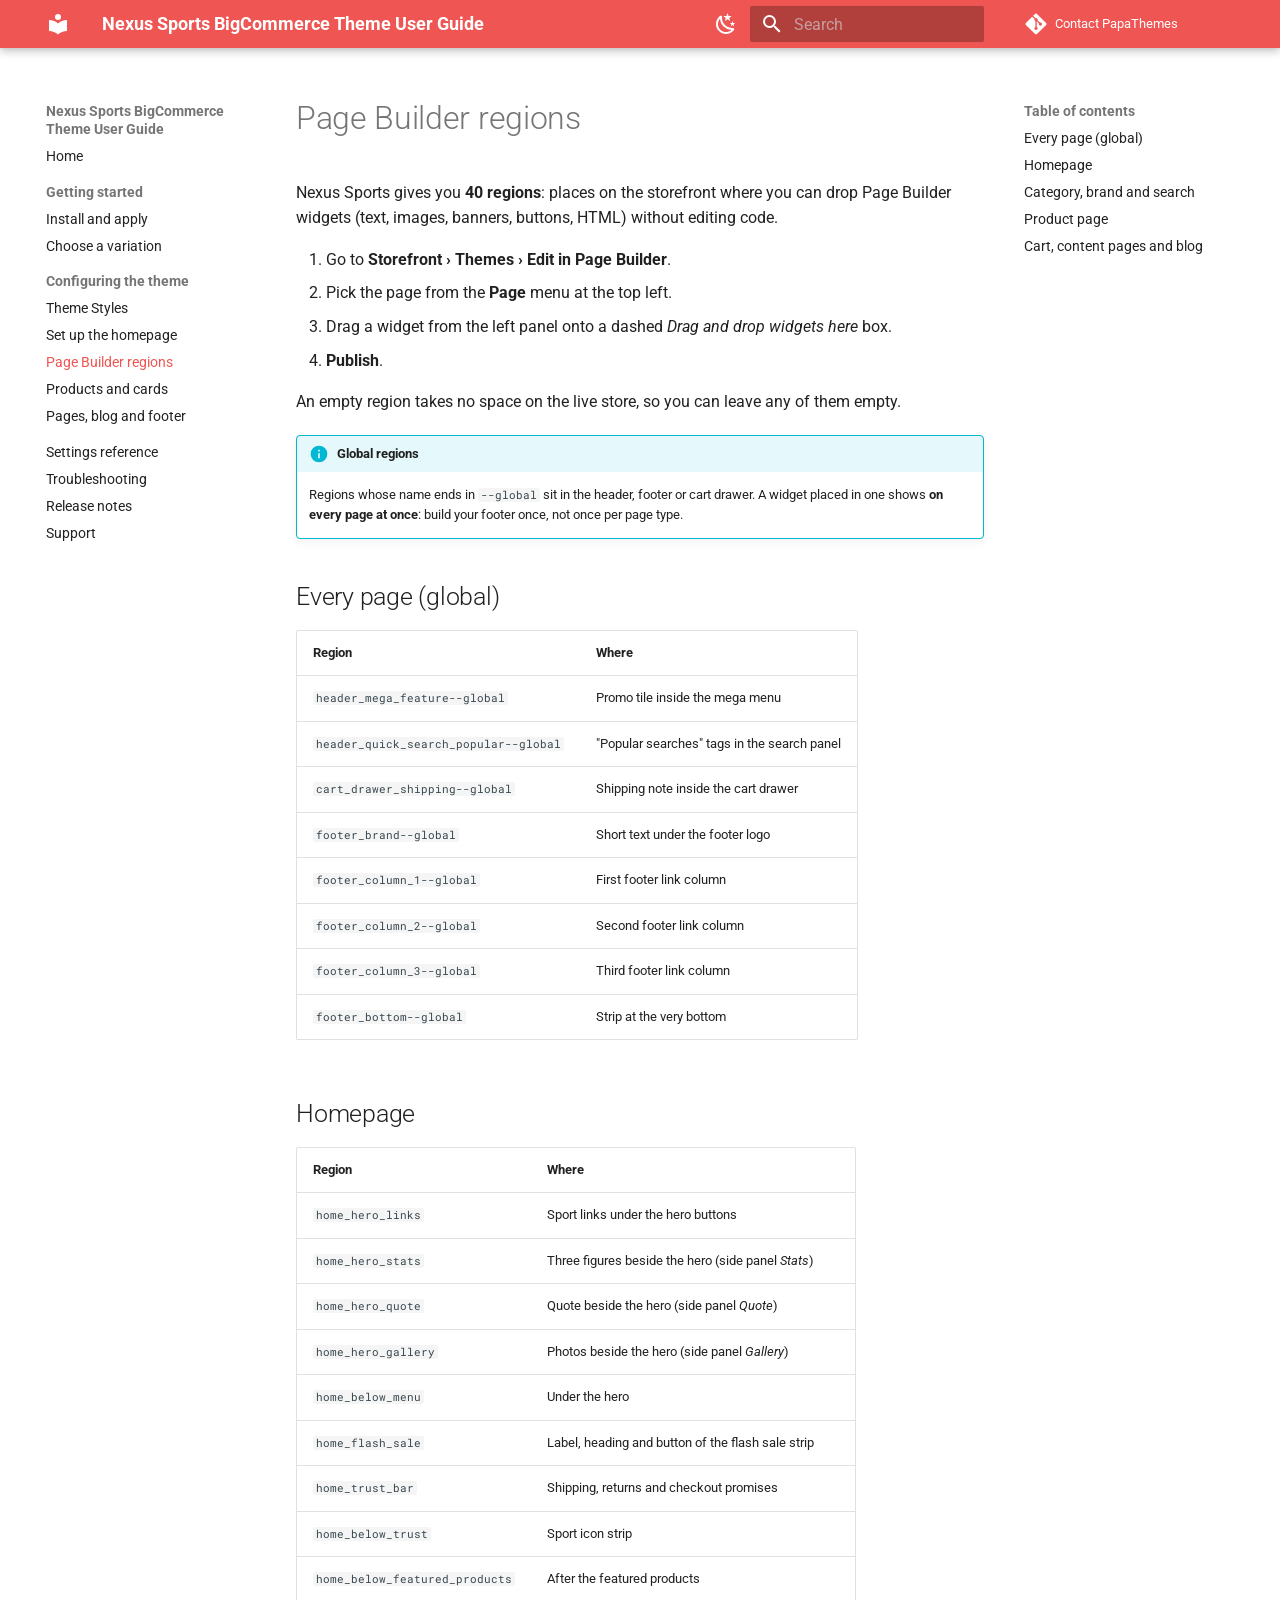
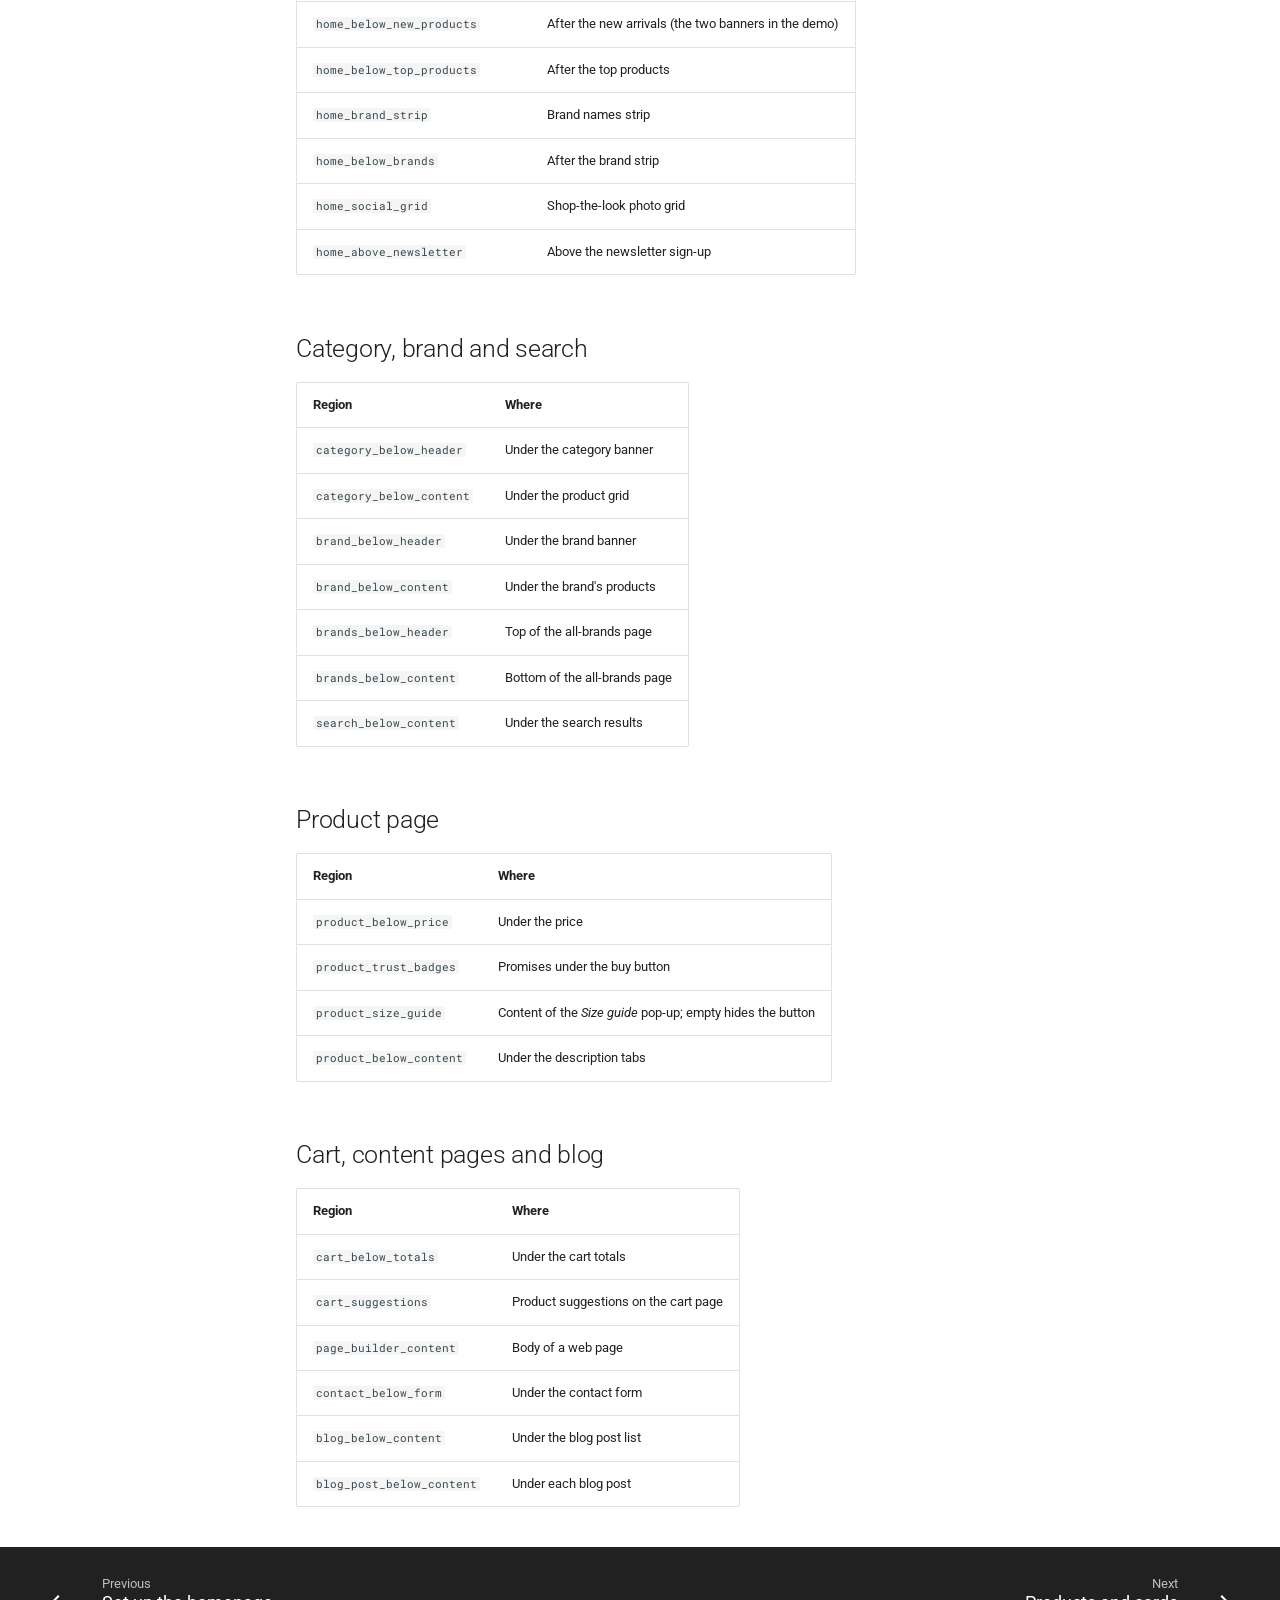
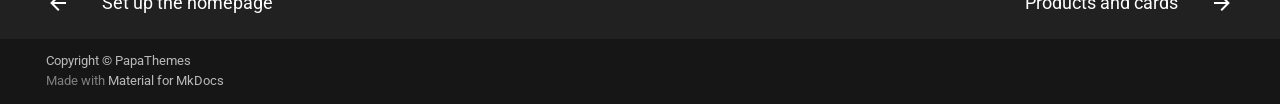
<file: usage/page-builder/index.html>
<!doctype html>
<html lang="en" class="no-js">
  <head>
    
      <meta charset="utf-8">
      <meta name="viewport" content="width=device-width,initial-scale=1">
      
        <meta name="description" content="Merchant guide for the Nexus Sports BigCommerce theme by PapaThemes: install it, pick a variation, set up the homepage, Page Builder regions and product cards.">
      
      
        <meta name="author" content="PapaThemes">
      
      
        <link rel="canonical" href="https://tvlgiao.github.io/bc-nexus-docs/usage/page-builder/">
      
      
        <link rel="prev" href="../homepage/">
      
      
        <link rel="next" href="../products/">
      
      
        
      
      
      <link rel="icon" href="../../assets/images/favicon.png">
      <meta name="generator" content="mkdocs-1.6.1, mkdocs-material-9.7.7">
    
    
      
        <title>Page Builder regions - Nexus Sports BigCommerce Theme User Guide</title>
      
    
    
      <link rel="stylesheet" href="../../assets/stylesheets/main.ec1eaa64.min.css">
      
        
        <link rel="stylesheet" href="../../assets/stylesheets/palette.ab4e12ef.min.css">
      
      


    
    
      
    
    
      
        
        
        <link rel="preconnect" href="https://fonts.gstatic.com" crossorigin>
        <link rel="stylesheet" href="https://fonts.googleapis.com/css?family=Roboto:300,300i,400,400i,700,700i%7CRoboto+Mono:400,400i,700,700i&display=fallback">
        <style>:root{--md-text-font:"Roboto";--md-code-font:"Roboto Mono"}</style>
      
    
    
      <link rel="stylesheet" href="../../css/extra.css">
    
    <script>__md_scope=new URL("../..",location),__md_hash=e=>[...e].reduce(((e,_)=>(e<<5)-e+_.charCodeAt(0)),0),__md_get=(e,_=localStorage,t=__md_scope)=>JSON.parse(_.getItem(t.pathname+"."+e)),__md_set=(e,_,t=localStorage,a=__md_scope)=>{try{t.setItem(a.pathname+"."+e,JSON.stringify(_))}catch(e){}}</script>
    
      

    
    
  </head>
  
  
    
    
      
    
    
    
    
    <body dir="ltr" data-md-color-scheme="default" data-md-color-primary="red" data-md-color-accent="red">
  
    
    <input class="md-toggle" data-md-toggle="drawer" type="checkbox" id="__drawer" autocomplete="off">
    <input class="md-toggle" data-md-toggle="search" type="checkbox" id="__search" autocomplete="off">
    <label class="md-overlay" for="__drawer"></label>
    <div data-md-component="skip">
      
        
        <a href="#page-builder-regions" class="md-skip">
          Skip to content
        </a>
      
    </div>
    <div data-md-component="announce">
      
    </div>
    
    
      

  

<header class="md-header md-header--shadow" data-md-component="header">
  <nav class="md-header__inner md-grid" aria-label="Header">
    <a href="../.." title="Nexus Sports BigCommerce Theme User Guide" class="md-header__button md-logo" aria-label="Nexus Sports BigCommerce Theme User Guide" data-md-component="logo">
      
  
  <svg xmlns="http://www.w3.org/2000/svg" viewBox="0 0 24 24"><path d="M12 8a3 3 0 0 0 3-3 3 3 0 0 0-3-3 3 3 0 0 0-3 3 3 3 0 0 0 3 3m0 3.54C9.64 9.35 6.5 8 3 8v11c3.5 0 6.64 1.35 9 3.54 2.36-2.19 5.5-3.54 9-3.54V8c-3.5 0-6.64 1.35-9 3.54"/></svg>

    </a>
    <label class="md-header__button md-icon" for="__drawer">
      
      <svg xmlns="http://www.w3.org/2000/svg" viewBox="0 0 24 24"><path d="M3 6h18v2H3zm0 5h18v2H3zm0 5h18v2H3z"/></svg>
    </label>
    <div class="md-header__title" data-md-component="header-title">
      <div class="md-header__ellipsis">
        <div class="md-header__topic">
          <span class="md-ellipsis">
            Nexus Sports BigCommerce Theme User Guide
          </span>
        </div>
        <div class="md-header__topic" data-md-component="header-topic">
          <span class="md-ellipsis">
            
              Page Builder regions
            
          </span>
        </div>
      </div>
    </div>
    
      
        <form class="md-header__option" data-md-component="palette">
  
    
    
    
    <input class="md-option" data-md-color-media="(prefers-color-scheme: light)" data-md-color-scheme="default" data-md-color-primary="red" data-md-color-accent="red"  aria-label="Switch to dark mode"  type="radio" name="__palette" id="__palette_0">
    
      <label class="md-header__button md-icon" title="Switch to dark mode" for="__palette_1" hidden>
        <svg xmlns="http://www.w3.org/2000/svg" viewBox="0 0 24 24"><path d="m17.75 4.09-2.53 1.94.91 3.06-2.63-1.81-2.63 1.81.91-3.06-2.53-1.94L12.44 4l1.06-3 1.06 3zm3.5 6.91-1.64 1.25.59 1.98-1.7-1.17-1.7 1.17.59-1.98L15.75 11l2.06-.05L18.5 9l.69 1.95zm-2.28 4.95c.83-.08 1.72 1.1 1.19 1.85-.32.45-.66.87-1.08 1.27C15.17 23 8.84 23 4.94 19.07c-3.91-3.9-3.91-10.24 0-14.14.4-.4.82-.76 1.27-1.08.75-.53 1.93.36 1.85 1.19-.27 2.86.69 5.83 2.89 8.02a9.96 9.96 0 0 0 8.02 2.89m-1.64 2.02a12.08 12.08 0 0 1-7.8-3.47c-2.17-2.19-3.33-5-3.49-7.82-2.81 3.14-2.7 7.96.31 10.98 3.02 3.01 7.84 3.12 10.98.31"/></svg>
      </label>
    
  
    
    
    
    <input class="md-option" data-md-color-media="(prefers-color-scheme: dark)" data-md-color-scheme="slate" data-md-color-primary="red" data-md-color-accent="red"  aria-label="Switch to light mode"  type="radio" name="__palette" id="__palette_1">
    
      <label class="md-header__button md-icon" title="Switch to light mode" for="__palette_0" hidden>
        <svg xmlns="http://www.w3.org/2000/svg" viewBox="0 0 24 24"><path d="M12 7a5 5 0 0 1 5 5 5 5 0 0 1-5 5 5 5 0 0 1-5-5 5 5 0 0 1 5-5m0 2a3 3 0 0 0-3 3 3 3 0 0 0 3 3 3 3 0 0 0 3-3 3 3 0 0 0-3-3m0-7 2.39 3.42C13.65 5.15 12.84 5 12 5s-1.65.15-2.39.42zM3.34 7l4.16-.35A7.2 7.2 0 0 0 5.94 8.5c-.44.74-.69 1.5-.83 2.29zm.02 10 1.76-3.77a7.131 7.131 0 0 0 2.38 4.14zM20.65 7l-1.77 3.79a7.02 7.02 0 0 0-2.38-4.15zm-.01 10-4.14.36c.59-.51 1.12-1.14 1.54-1.86.42-.73.69-1.5.83-2.29zM12 22l-2.41-3.44c.74.27 1.55.44 2.41.44.82 0 1.63-.17 2.37-.44z"/></svg>
      </label>
    
  
</form>
      
    
    
      <script>var palette=__md_get("__palette");if(palette&&palette.color){if("(prefers-color-scheme)"===palette.color.media){var media=matchMedia("(prefers-color-scheme: light)"),input=document.querySelector(media.matches?"[data-md-color-media='(prefers-color-scheme: light)']":"[data-md-color-media='(prefers-color-scheme: dark)']");palette.color.media=input.getAttribute("data-md-color-media"),palette.color.scheme=input.getAttribute("data-md-color-scheme"),palette.color.primary=input.getAttribute("data-md-color-primary"),palette.color.accent=input.getAttribute("data-md-color-accent")}for(var[key,value]of Object.entries(palette.color))document.body.setAttribute("data-md-color-"+key,value)}</script>
    
    
    
      
      
        <label class="md-header__button md-icon" for="__search">
          
          <svg xmlns="http://www.w3.org/2000/svg" viewBox="0 0 24 24"><path d="M9.5 3A6.5 6.5 0 0 1 16 9.5c0 1.61-.59 3.09-1.56 4.23l.27.27h.79l5 5-1.5 1.5-5-5v-.79l-.27-.27A6.52 6.52 0 0 1 9.5 16 6.5 6.5 0 0 1 3 9.5 6.5 6.5 0 0 1 9.5 3m0 2C7 5 5 7 5 9.5S7 14 9.5 14 14 12 14 9.5 12 5 9.5 5"/></svg>
        </label>
        <div class="md-search" data-md-component="search" role="dialog">
  <label class="md-search__overlay" for="__search"></label>
  <div class="md-search__inner" role="search">
    <form class="md-search__form" name="search">
      <input type="text" class="md-search__input" name="query" aria-label="Search" placeholder="Search" autocapitalize="off" autocorrect="off" autocomplete="off" spellcheck="false" data-md-component="search-query" required>
      <label class="md-search__icon md-icon" for="__search">
        
        <svg xmlns="http://www.w3.org/2000/svg" viewBox="0 0 24 24"><path d="M9.5 3A6.5 6.5 0 0 1 16 9.5c0 1.61-.59 3.09-1.56 4.23l.27.27h.79l5 5-1.5 1.5-5-5v-.79l-.27-.27A6.52 6.52 0 0 1 9.5 16 6.5 6.5 0 0 1 3 9.5 6.5 6.5 0 0 1 9.5 3m0 2C7 5 5 7 5 9.5S7 14 9.5 14 14 12 14 9.5 12 5 9.5 5"/></svg>
        
        <svg xmlns="http://www.w3.org/2000/svg" viewBox="0 0 24 24"><path d="M20 11v2H8l5.5 5.5-1.42 1.42L4.16 12l7.92-7.92L13.5 5.5 8 11z"/></svg>
      </label>
      <nav class="md-search__options" aria-label="Search">
        
        <button type="reset" class="md-search__icon md-icon" title="Clear" aria-label="Clear" tabindex="-1">
          
          <svg xmlns="http://www.w3.org/2000/svg" viewBox="0 0 24 24"><path d="M19 6.41 17.59 5 12 10.59 6.41 5 5 6.41 10.59 12 5 17.59 6.41 19 12 13.41 17.59 19 19 17.59 13.41 12z"/></svg>
        </button>
      </nav>
      
    </form>
    <div class="md-search__output">
      <div class="md-search__scrollwrap" tabindex="0" data-md-scrollfix>
        <div class="md-search-result" data-md-component="search-result">
          <div class="md-search-result__meta">
            Initializing search
          </div>
          <ol class="md-search-result__list" role="presentation"></ol>
        </div>
      </div>
    </div>
  </div>
</div>
      
    
    
      <div class="md-header__source">
        <a href="https://papathemes.com/contact-us/" title="Go to repository" class="md-source" data-md-component="source">
  <div class="md-source__icon md-icon">
    
    <svg xmlns="http://www.w3.org/2000/svg" viewBox="0 0 448 512"><!--! Font Awesome Free 7.1.0 by @fontawesome - https://fontawesome.com License - https://fontawesome.com/license/free (Icons: CC BY 4.0, Fonts: SIL OFL 1.1, Code: MIT License) Copyright 2025 Fonticons, Inc.--><path d="M439.6 236.1 244 40.5c-5.4-5.5-12.8-8.5-20.4-8.5s-15 3-20.4 8.4L162.5 81l51.5 51.5c27.1-9.1 52.7 16.8 43.4 43.7l49.7 49.7c34.2-11.8 61.2 31 35.5 56.7-26.5 26.5-70.2-2.9-56-37.3L240.3 199v121.9c25.3 12.5 22.3 41.8 9.1 55-6.4 6.4-15.2 10.1-24.3 10.1s-17.8-3.6-24.3-10.1c-17.6-17.6-11.1-46.9 11.2-56v-123c-20.8-8.5-24.6-30.7-18.6-45L142.6 101 8.5 235.1C3 240.6 0 247.9 0 255.5s3 15 8.5 20.4l195.6 195.7c5.4 5.4 12.7 8.4 20.4 8.4s15-3 20.4-8.4l194.7-194.7c5.4-5.4 8.4-12.8 8.4-20.4s-3-15-8.4-20.4"/></svg>
  </div>
  <div class="md-source__repository">
    Contact PapaThemes
  </div>
</a>
      </div>
    
  </nav>
  
</header>
    
    <div class="md-container" data-md-component="container">
      
      
        
          
        
      
      <main class="md-main" data-md-component="main">
        <div class="md-main__inner md-grid">
          
            
              
              <div class="md-sidebar md-sidebar--primary" data-md-component="sidebar" data-md-type="navigation" >
                <div class="md-sidebar__scrollwrap">
                  <div class="md-sidebar__inner">
                    



<nav class="md-nav md-nav--primary" aria-label="Navigation" data-md-level="0">
  <label class="md-nav__title" for="__drawer">
    <a href="../.." title="Nexus Sports BigCommerce Theme User Guide" class="md-nav__button md-logo" aria-label="Nexus Sports BigCommerce Theme User Guide" data-md-component="logo">
      
  
  <svg xmlns="http://www.w3.org/2000/svg" viewBox="0 0 24 24"><path d="M12 8a3 3 0 0 0 3-3 3 3 0 0 0-3-3 3 3 0 0 0-3 3 3 3 0 0 0 3 3m0 3.54C9.64 9.35 6.5 8 3 8v11c3.5 0 6.64 1.35 9 3.54 2.36-2.19 5.5-3.54 9-3.54V8c-3.5 0-6.64 1.35-9 3.54"/></svg>

    </a>
    Nexus Sports BigCommerce Theme User Guide
  </label>
  
    <div class="md-nav__source">
      <a href="https://papathemes.com/contact-us/" title="Go to repository" class="md-source" data-md-component="source">
  <div class="md-source__icon md-icon">
    
    <svg xmlns="http://www.w3.org/2000/svg" viewBox="0 0 448 512"><!--! Font Awesome Free 7.1.0 by @fontawesome - https://fontawesome.com License - https://fontawesome.com/license/free (Icons: CC BY 4.0, Fonts: SIL OFL 1.1, Code: MIT License) Copyright 2025 Fonticons, Inc.--><path d="M439.6 236.1 244 40.5c-5.4-5.5-12.8-8.5-20.4-8.5s-15 3-20.4 8.4L162.5 81l51.5 51.5c27.1-9.1 52.7 16.8 43.4 43.7l49.7 49.7c34.2-11.8 61.2 31 35.5 56.7-26.5 26.5-70.2-2.9-56-37.3L240.3 199v121.9c25.3 12.5 22.3 41.8 9.1 55-6.4 6.4-15.2 10.1-24.3 10.1s-17.8-3.6-24.3-10.1c-17.6-17.6-11.1-46.9 11.2-56v-123c-20.8-8.5-24.6-30.7-18.6-45L142.6 101 8.5 235.1C3 240.6 0 247.9 0 255.5s3 15 8.5 20.4l195.6 195.7c5.4 5.4 12.7 8.4 20.4 8.4s15-3 20.4-8.4l194.7-194.7c5.4-5.4 8.4-12.8 8.4-20.4s-3-15-8.4-20.4"/></svg>
  </div>
  <div class="md-source__repository">
    Contact PapaThemes
  </div>
</a>
    </div>
  
  <ul class="md-nav__list" data-md-scrollfix>
    
      
      
  
  
  
  
    <li class="md-nav__item">
      <a href="../.." class="md-nav__link">
        
  
  
  <span class="md-ellipsis">
    
  
    Home
  

    
  </span>
  
  

      </a>
    </li>
  

    
      
      
  
  
  
  
    
    
      
        
      
        
      
    
    
    
      
        
        
      
    
    
    <li class="md-nav__item md-nav__item--section md-nav__item--nested">
      
        
        
        <input class="md-nav__toggle md-toggle " type="checkbox" id="__nav_2" >
        
          
          <label class="md-nav__link" for="__nav_2" id="__nav_2_label" tabindex="">
            
  
  
  <span class="md-ellipsis">
    
  
    Getting started
  

    
  </span>
  
  

            <span class="md-nav__icon md-icon"></span>
          </label>
        
        <nav class="md-nav" data-md-level="1" aria-labelledby="__nav_2_label" aria-expanded="false">
          <label class="md-nav__title" for="__nav_2">
            <span class="md-nav__icon md-icon"></span>
            
  
    Getting started
  

          </label>
          <ul class="md-nav__list" data-md-scrollfix>
            
              
                
  
  
  
  
    <li class="md-nav__item">
      <a href="../install/" class="md-nav__link">
        
  
  
  <span class="md-ellipsis">
    
  
    Install and apply
  

    
  </span>
  
  

      </a>
    </li>
  

              
            
              
                
  
  
  
  
    <li class="md-nav__item">
      <a href="../choose-variation/" class="md-nav__link">
        
  
  
  <span class="md-ellipsis">
    
  
    Choose a variation
  

    
  </span>
  
  

      </a>
    </li>
  

              
            
          </ul>
        </nav>
      
    </li>
  

    
      
      
  
  
    
  
  
  
    
    
      
        
      
        
      
        
      
        
      
        
      
    
    
    
      
        
        
      
    
    
    <li class="md-nav__item md-nav__item--active md-nav__item--section md-nav__item--nested">
      
        
        
        <input class="md-nav__toggle md-toggle " type="checkbox" id="__nav_3" checked>
        
          
          <label class="md-nav__link" for="__nav_3" id="__nav_3_label" tabindex="">
            
  
  
  <span class="md-ellipsis">
    
  
    Configuring the theme
  

    
  </span>
  
  

            <span class="md-nav__icon md-icon"></span>
          </label>
        
        <nav class="md-nav" data-md-level="1" aria-labelledby="__nav_3_label" aria-expanded="true">
          <label class="md-nav__title" for="__nav_3">
            <span class="md-nav__icon md-icon"></span>
            
  
    Configuring the theme
  

          </label>
          <ul class="md-nav__list" data-md-scrollfix>
            
              
                
  
  
  
  
    <li class="md-nav__item">
      <a href="../theme-styles/" class="md-nav__link">
        
  
  
  <span class="md-ellipsis">
    
  
    Theme Styles
  

    
  </span>
  
  

      </a>
    </li>
  

              
            
              
                
  
  
  
  
    <li class="md-nav__item">
      <a href="../homepage/" class="md-nav__link">
        
  
  
  <span class="md-ellipsis">
    
  
    Set up the homepage
  

    
  </span>
  
  

      </a>
    </li>
  

              
            
              
                
  
  
    
  
  
  
    <li class="md-nav__item md-nav__item--active">
      
      <input class="md-nav__toggle md-toggle" type="checkbox" id="__toc">
      
      
        
      
      
        <label class="md-nav__link md-nav__link--active" for="__toc">
          
  
  
  <span class="md-ellipsis">
    
  
    Page Builder regions
  

    
  </span>
  
  

          <span class="md-nav__icon md-icon"></span>
        </label>
      
      <a href="./" class="md-nav__link md-nav__link--active">
        
  
  
  <span class="md-ellipsis">
    
  
    Page Builder regions
  

    
  </span>
  
  

      </a>
      
        

<nav class="md-nav md-nav--secondary" aria-label="Table of contents">
  
  
  
    
  
  
    <label class="md-nav__title" for="__toc">
      <span class="md-nav__icon md-icon"></span>
      Table of contents
    </label>
    <ul class="md-nav__list" data-md-component="toc" data-md-scrollfix>
      
        <li class="md-nav__item">
  <a href="#every-page-global" class="md-nav__link">
    <span class="md-ellipsis">
      
        Every page (global)
      
    </span>
  </a>
  
</li>
      
        <li class="md-nav__item">
  <a href="#homepage" class="md-nav__link">
    <span class="md-ellipsis">
      
        Homepage
      
    </span>
  </a>
  
</li>
      
        <li class="md-nav__item">
  <a href="#category-brand-and-search" class="md-nav__link">
    <span class="md-ellipsis">
      
        Category, brand and search
      
    </span>
  </a>
  
</li>
      
        <li class="md-nav__item">
  <a href="#product-page" class="md-nav__link">
    <span class="md-ellipsis">
      
        Product page
      
    </span>
  </a>
  
</li>
      
        <li class="md-nav__item">
  <a href="#cart-content-pages-and-blog" class="md-nav__link">
    <span class="md-ellipsis">
      
        Cart, content pages and blog
      
    </span>
  </a>
  
</li>
      
    </ul>
  
</nav>
      
    </li>
  

              
            
              
                
  
  
  
  
    <li class="md-nav__item">
      <a href="../products/" class="md-nav__link">
        
  
  
  <span class="md-ellipsis">
    
  
    Products and cards
  

    
  </span>
  
  

      </a>
    </li>
  

              
            
              
                
  
  
  
  
    <li class="md-nav__item">
      <a href="../pages-footer/" class="md-nav__link">
        
  
  
  <span class="md-ellipsis">
    
  
    Pages, blog and footer
  

    
  </span>
  
  

      </a>
    </li>
  

              
            
          </ul>
        </nav>
      
    </li>
  

    
      
      
  
  
  
  
    <li class="md-nav__item">
      <a href="../../settings-reference/" class="md-nav__link">
        
  
  
  <span class="md-ellipsis">
    
  
    Settings reference
  

    
  </span>
  
  

      </a>
    </li>
  

    
      
      
  
  
  
  
    <li class="md-nav__item">
      <a href="../../troubleshooting/" class="md-nav__link">
        
  
  
  <span class="md-ellipsis">
    
  
    Troubleshooting
  

    
  </span>
  
  

      </a>
    </li>
  

    
      
      
  
  
  
  
    <li class="md-nav__item">
      <a href="../../changelog/" class="md-nav__link">
        
  
  
  <span class="md-ellipsis">
    
  
    Release notes
  

    
  </span>
  
  

      </a>
    </li>
  

    
      
      
  
  
  
  
    <li class="md-nav__item">
      <a href="../../support/" class="md-nav__link">
        
  
  
  <span class="md-ellipsis">
    
  
    Support
  

    
  </span>
  
  

      </a>
    </li>
  

    
  </ul>
</nav>
                  </div>
                </div>
              </div>
            
            
              
              <div class="md-sidebar md-sidebar--secondary" data-md-component="sidebar" data-md-type="toc" >
                <div class="md-sidebar__scrollwrap">
                  <div class="md-sidebar__inner">
                    

<nav class="md-nav md-nav--secondary" aria-label="Table of contents">
  
  
  
    
  
  
    <label class="md-nav__title" for="__toc">
      <span class="md-nav__icon md-icon"></span>
      Table of contents
    </label>
    <ul class="md-nav__list" data-md-component="toc" data-md-scrollfix>
      
        <li class="md-nav__item">
  <a href="#every-page-global" class="md-nav__link">
    <span class="md-ellipsis">
      
        Every page (global)
      
    </span>
  </a>
  
</li>
      
        <li class="md-nav__item">
  <a href="#homepage" class="md-nav__link">
    <span class="md-ellipsis">
      
        Homepage
      
    </span>
  </a>
  
</li>
      
        <li class="md-nav__item">
  <a href="#category-brand-and-search" class="md-nav__link">
    <span class="md-ellipsis">
      
        Category, brand and search
      
    </span>
  </a>
  
</li>
      
        <li class="md-nav__item">
  <a href="#product-page" class="md-nav__link">
    <span class="md-ellipsis">
      
        Product page
      
    </span>
  </a>
  
</li>
      
        <li class="md-nav__item">
  <a href="#cart-content-pages-and-blog" class="md-nav__link">
    <span class="md-ellipsis">
      
        Cart, content pages and blog
      
    </span>
  </a>
  
</li>
      
    </ul>
  
</nav>
                  </div>
                </div>
              </div>
            
          
          
            <div class="md-content" data-md-component="content">
              
              <article class="md-content__inner md-typeset">
                
                  



<h1 id="page-builder-regions">Page Builder regions<a class="headerlink" href="#page-builder-regions" title="Permanent link">&para;</a></h1>
<p>Nexus Sports gives you <strong>40 regions</strong>: places on the storefront where you can drop
Page Builder widgets (text, images, banners, buttons, HTML) without editing code.</p>
<ol>
<li>Go to <strong>Storefront › Themes › Edit in Page Builder</strong>.</li>
<li>Pick the page from the <strong>Page</strong> menu at the top left.</li>
<li>Drag a widget from the left panel onto a dashed <em>Drag and drop widgets here</em> box.</li>
<li><strong>Publish</strong>.</li>
</ol>
<p>An empty region takes no space on the live store, so you can leave any of them
empty.</p>
<div class="admonition info">
<p class="admonition-title">Global regions</p>
<p>Regions whose name ends in <code>--global</code> sit in the header, footer or cart
drawer. A widget placed in one shows <strong>on every page at once</strong>: build your
footer once, not once per page type.</p>
</div>
<h2 id="every-page-global">Every page (global)<a class="headerlink" href="#every-page-global" title="Permanent link">&para;</a></h2>
<table>
<thead>
<tr>
<th>Region</th>
<th>Where</th>
</tr>
</thead>
<tbody>
<tr>
<td><code>header_mega_feature--global</code></td>
<td>Promo tile inside the mega menu</td>
</tr>
<tr>
<td><code>header_quick_search_popular--global</code></td>
<td>"Popular searches" tags in the search panel</td>
</tr>
<tr>
<td><code>cart_drawer_shipping--global</code></td>
<td>Shipping note inside the cart drawer</td>
</tr>
<tr>
<td><code>footer_brand--global</code></td>
<td>Short text under the footer logo</td>
</tr>
<tr>
<td><code>footer_column_1--global</code></td>
<td>First footer link column</td>
</tr>
<tr>
<td><code>footer_column_2--global</code></td>
<td>Second footer link column</td>
</tr>
<tr>
<td><code>footer_column_3--global</code></td>
<td>Third footer link column</td>
</tr>
<tr>
<td><code>footer_bottom--global</code></td>
<td>Strip at the very bottom</td>
</tr>
</tbody>
</table>
<h2 id="homepage">Homepage<a class="headerlink" href="#homepage" title="Permanent link">&para;</a></h2>
<table>
<thead>
<tr>
<th>Region</th>
<th>Where</th>
</tr>
</thead>
<tbody>
<tr>
<td><code>home_hero_links</code></td>
<td>Sport links under the hero buttons</td>
</tr>
<tr>
<td><code>home_hero_stats</code></td>
<td>Three figures beside the hero (side panel <em>Stats</em>)</td>
</tr>
<tr>
<td><code>home_hero_quote</code></td>
<td>Quote beside the hero (side panel <em>Quote</em>)</td>
</tr>
<tr>
<td><code>home_hero_gallery</code></td>
<td>Photos beside the hero (side panel <em>Gallery</em>)</td>
</tr>
<tr>
<td><code>home_below_menu</code></td>
<td>Under the hero</td>
</tr>
<tr>
<td><code>home_flash_sale</code></td>
<td>Label, heading and button of the flash sale strip</td>
</tr>
<tr>
<td><code>home_trust_bar</code></td>
<td>Shipping, returns and checkout promises</td>
</tr>
<tr>
<td><code>home_below_trust</code></td>
<td>Sport icon strip</td>
</tr>
<tr>
<td><code>home_below_featured_products</code></td>
<td>After the featured products</td>
</tr>
<tr>
<td><code>home_below_new_products</code></td>
<td>After the new arrivals (the two banners in the demo)</td>
</tr>
<tr>
<td><code>home_below_top_products</code></td>
<td>After the top products</td>
</tr>
<tr>
<td><code>home_brand_strip</code></td>
<td>Brand names strip</td>
</tr>
<tr>
<td><code>home_below_brands</code></td>
<td>After the brand strip</td>
</tr>
<tr>
<td><code>home_social_grid</code></td>
<td>Shop-the-look photo grid</td>
</tr>
<tr>
<td><code>home_above_newsletter</code></td>
<td>Above the newsletter sign-up</td>
</tr>
</tbody>
</table>
<h2 id="category-brand-and-search">Category, brand and search<a class="headerlink" href="#category-brand-and-search" title="Permanent link">&para;</a></h2>
<table>
<thead>
<tr>
<th>Region</th>
<th>Where</th>
</tr>
</thead>
<tbody>
<tr>
<td><code>category_below_header</code></td>
<td>Under the category banner</td>
</tr>
<tr>
<td><code>category_below_content</code></td>
<td>Under the product grid</td>
</tr>
<tr>
<td><code>brand_below_header</code></td>
<td>Under the brand banner</td>
</tr>
<tr>
<td><code>brand_below_content</code></td>
<td>Under the brand's products</td>
</tr>
<tr>
<td><code>brands_below_header</code></td>
<td>Top of the all-brands page</td>
</tr>
<tr>
<td><code>brands_below_content</code></td>
<td>Bottom of the all-brands page</td>
</tr>
<tr>
<td><code>search_below_content</code></td>
<td>Under the search results</td>
</tr>
</tbody>
</table>
<h2 id="product-page">Product page<a class="headerlink" href="#product-page" title="Permanent link">&para;</a></h2>
<table>
<thead>
<tr>
<th>Region</th>
<th>Where</th>
</tr>
</thead>
<tbody>
<tr>
<td><code>product_below_price</code></td>
<td>Under the price</td>
</tr>
<tr>
<td><code>product_trust_badges</code></td>
<td>Promises under the buy button</td>
</tr>
<tr>
<td><code>product_size_guide</code></td>
<td>Content of the <em>Size guide</em> pop-up; empty hides the button</td>
</tr>
<tr>
<td><code>product_below_content</code></td>
<td>Under the description tabs</td>
</tr>
</tbody>
</table>
<h2 id="cart-content-pages-and-blog">Cart, content pages and blog<a class="headerlink" href="#cart-content-pages-and-blog" title="Permanent link">&para;</a></h2>
<table>
<thead>
<tr>
<th>Region</th>
<th>Where</th>
</tr>
</thead>
<tbody>
<tr>
<td><code>cart_below_totals</code></td>
<td>Under the cart totals</td>
</tr>
<tr>
<td><code>cart_suggestions</code></td>
<td>Product suggestions on the cart page</td>
</tr>
<tr>
<td><code>page_builder_content</code></td>
<td>Body of a web page</td>
</tr>
<tr>
<td><code>contact_below_form</code></td>
<td>Under the contact form</td>
</tr>
<tr>
<td><code>blog_below_content</code></td>
<td>Under the blog post list</td>
</tr>
<tr>
<td><code>blog_post_below_content</code></td>
<td>Under each blog post</td>
</tr>
</tbody>
</table>












                
              </article>
            </div>
          
          
<script>var target=document.getElementById(location.hash.slice(1));target&&target.name&&(target.checked=target.name.startsWith("__tabbed_"))</script>
        </div>
        
      </main>
      
        <footer class="md-footer">
  
    
      
      <nav class="md-footer__inner md-grid" aria-label="Footer" >
        
          
          <a href="../homepage/" class="md-footer__link md-footer__link--prev" aria-label="Previous: Set up the homepage">
            <div class="md-footer__button md-icon">
              
              <svg xmlns="http://www.w3.org/2000/svg" viewBox="0 0 24 24"><path d="M20 11v2H8l5.5 5.5-1.42 1.42L4.16 12l7.92-7.92L13.5 5.5 8 11z"/></svg>
            </div>
            <div class="md-footer__title">
              <span class="md-footer__direction">
                Previous
              </span>
              <div class="md-ellipsis">
                Set up the homepage
              </div>
            </div>
          </a>
        
        
          
          <a href="../products/" class="md-footer__link md-footer__link--next" aria-label="Next: Products and cards">
            <div class="md-footer__title">
              <span class="md-footer__direction">
                Next
              </span>
              <div class="md-ellipsis">
                Products and cards
              </div>
            </div>
            <div class="md-footer__button md-icon">
              
              <svg xmlns="http://www.w3.org/2000/svg" viewBox="0 0 24 24"><path d="M4 11v2h12l-5.5 5.5 1.42 1.42L19.84 12l-7.92-7.92L10.5 5.5 16 11z"/></svg>
            </div>
          </a>
        
      </nav>
    
  
  <div class="md-footer-meta md-typeset">
    <div class="md-footer-meta__inner md-grid">
      <div class="md-copyright">
  
    <div class="md-copyright__highlight">
      Copyright &copy; PapaThemes
    </div>
  
  
    Made with
    <a href="https://squidfunk.github.io/mkdocs-material/" target="_blank" rel="noopener">
      Material for MkDocs
    </a>
  
</div>
      
    </div>
  </div>
</footer>
      
    </div>
    <div class="md-dialog" data-md-component="dialog">
      <div class="md-dialog__inner md-typeset"></div>
    </div>
    
    
    
      
      
      <script id="__config" type="application/json">{"annotate": null, "base": "../..", "features": ["content.tooltips", "navigation.footer", "navigation.indexes", "navigation.sections", "search.highlight", "toc.follow"], "search": "../../assets/javascripts/workers/search.2c215733.min.js", "tags": null, "translations": {"clipboard.copied": "Copied to clipboard", "clipboard.copy": "Copy to clipboard", "search.result.more.one": "1 more on this page", "search.result.more.other": "# more on this page", "search.result.none": "No matching documents", "search.result.one": "1 matching document", "search.result.other": "# matching documents", "search.result.placeholder": "Type to start searching", "search.result.term.missing": "Missing", "select.version": "Select version"}, "version": null}</script>
    
    
      <script src="../../assets/javascripts/bundle.d7400e89.min.js"></script>
      
    
  </body>
</html>
</file>
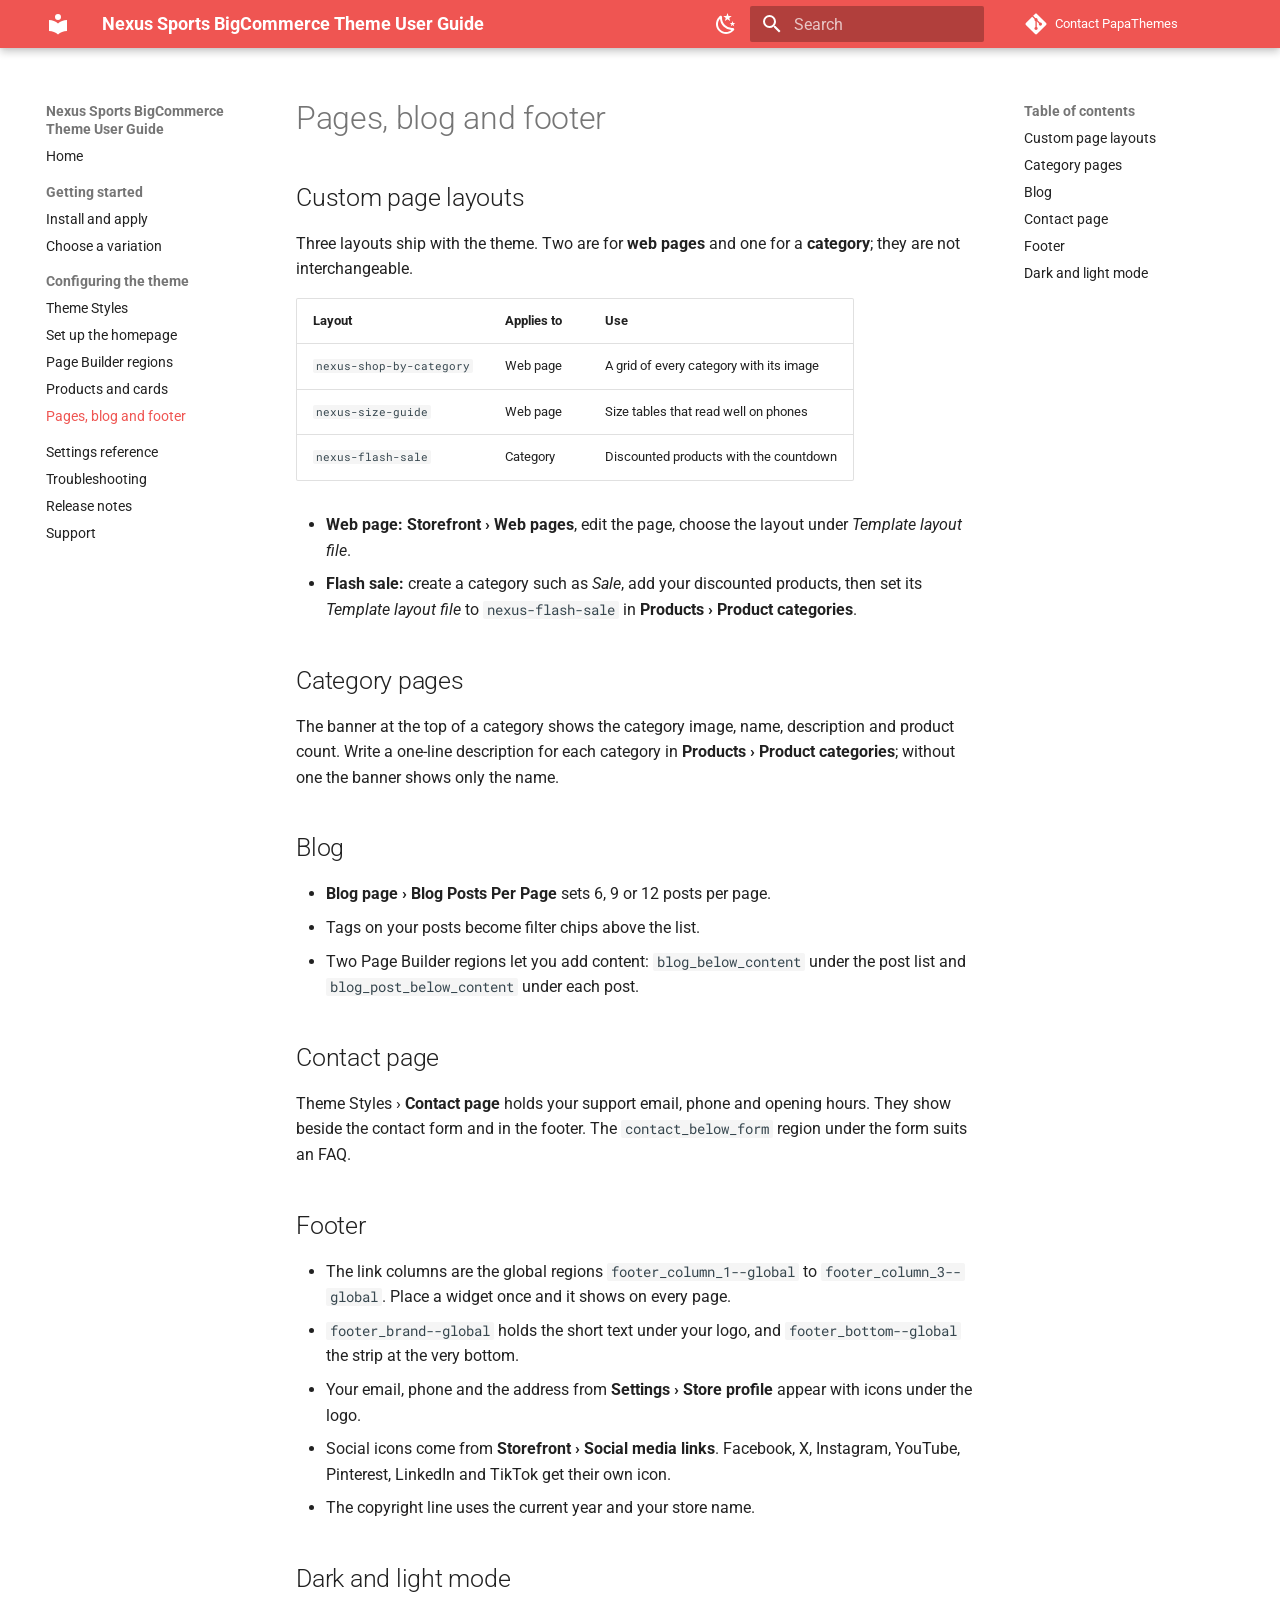
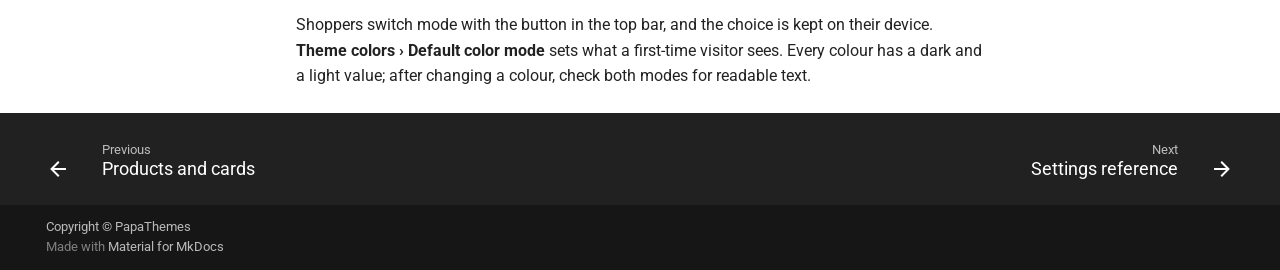
<file: usage/pages-footer/index.html>
<!doctype html>
<html lang="en" class="no-js">
  <head>
    
      <meta charset="utf-8">
      <meta name="viewport" content="width=device-width,initial-scale=1">
      
        <meta name="description" content="Merchant guide for the Nexus Sports BigCommerce theme by PapaThemes: install it, pick a variation, set up the homepage, Page Builder regions and product cards.">
      
      
        <meta name="author" content="PapaThemes">
      
      
        <link rel="canonical" href="https://tvlgiao.github.io/bc-nexus-docs/usage/pages-footer/">
      
      
        <link rel="prev" href="../products/">
      
      
        <link rel="next" href="../../settings-reference/">
      
      
        
      
      
      <link rel="icon" href="../../assets/images/favicon.png">
      <meta name="generator" content="mkdocs-1.6.1, mkdocs-material-9.7.7">
    
    
      
        <title>Pages, blog and footer - Nexus Sports BigCommerce Theme User Guide</title>
      
    
    
      <link rel="stylesheet" href="../../assets/stylesheets/main.ec1eaa64.min.css">
      
        
        <link rel="stylesheet" href="../../assets/stylesheets/palette.ab4e12ef.min.css">
      
      


    
    
      
    
    
      
        
        
        <link rel="preconnect" href="https://fonts.gstatic.com" crossorigin>
        <link rel="stylesheet" href="https://fonts.googleapis.com/css?family=Roboto:300,300i,400,400i,700,700i%7CRoboto+Mono:400,400i,700,700i&display=fallback">
        <style>:root{--md-text-font:"Roboto";--md-code-font:"Roboto Mono"}</style>
      
    
    
      <link rel="stylesheet" href="../../css/extra.css">
    
    <script>__md_scope=new URL("../..",location),__md_hash=e=>[...e].reduce(((e,_)=>(e<<5)-e+_.charCodeAt(0)),0),__md_get=(e,_=localStorage,t=__md_scope)=>JSON.parse(_.getItem(t.pathname+"."+e)),__md_set=(e,_,t=localStorage,a=__md_scope)=>{try{t.setItem(a.pathname+"."+e,JSON.stringify(_))}catch(e){}}</script>
    
      

    
    
  </head>
  
  
    
    
      
    
    
    
    
    <body dir="ltr" data-md-color-scheme="default" data-md-color-primary="red" data-md-color-accent="red">
  
    
    <input class="md-toggle" data-md-toggle="drawer" type="checkbox" id="__drawer" autocomplete="off">
    <input class="md-toggle" data-md-toggle="search" type="checkbox" id="__search" autocomplete="off">
    <label class="md-overlay" for="__drawer"></label>
    <div data-md-component="skip">
      
        
        <a href="#pages-blog-and-footer" class="md-skip">
          Skip to content
        </a>
      
    </div>
    <div data-md-component="announce">
      
    </div>
    
    
      

  

<header class="md-header md-header--shadow" data-md-component="header">
  <nav class="md-header__inner md-grid" aria-label="Header">
    <a href="../.." title="Nexus Sports BigCommerce Theme User Guide" class="md-header__button md-logo" aria-label="Nexus Sports BigCommerce Theme User Guide" data-md-component="logo">
      
  
  <svg xmlns="http://www.w3.org/2000/svg" viewBox="0 0 24 24"><path d="M12 8a3 3 0 0 0 3-3 3 3 0 0 0-3-3 3 3 0 0 0-3 3 3 3 0 0 0 3 3m0 3.54C9.64 9.35 6.5 8 3 8v11c3.5 0 6.64 1.35 9 3.54 2.36-2.19 5.5-3.54 9-3.54V8c-3.5 0-6.64 1.35-9 3.54"/></svg>

    </a>
    <label class="md-header__button md-icon" for="__drawer">
      
      <svg xmlns="http://www.w3.org/2000/svg" viewBox="0 0 24 24"><path d="M3 6h18v2H3zm0 5h18v2H3zm0 5h18v2H3z"/></svg>
    </label>
    <div class="md-header__title" data-md-component="header-title">
      <div class="md-header__ellipsis">
        <div class="md-header__topic">
          <span class="md-ellipsis">
            Nexus Sports BigCommerce Theme User Guide
          </span>
        </div>
        <div class="md-header__topic" data-md-component="header-topic">
          <span class="md-ellipsis">
            
              Pages, blog and footer
            
          </span>
        </div>
      </div>
    </div>
    
      
        <form class="md-header__option" data-md-component="palette">
  
    
    
    
    <input class="md-option" data-md-color-media="(prefers-color-scheme: light)" data-md-color-scheme="default" data-md-color-primary="red" data-md-color-accent="red"  aria-label="Switch to dark mode"  type="radio" name="__palette" id="__palette_0">
    
      <label class="md-header__button md-icon" title="Switch to dark mode" for="__palette_1" hidden>
        <svg xmlns="http://www.w3.org/2000/svg" viewBox="0 0 24 24"><path d="m17.75 4.09-2.53 1.94.91 3.06-2.63-1.81-2.63 1.81.91-3.06-2.53-1.94L12.44 4l1.06-3 1.06 3zm3.5 6.91-1.64 1.25.59 1.98-1.7-1.17-1.7 1.17.59-1.98L15.75 11l2.06-.05L18.5 9l.69 1.95zm-2.28 4.95c.83-.08 1.72 1.1 1.19 1.85-.32.45-.66.87-1.08 1.27C15.17 23 8.84 23 4.94 19.07c-3.91-3.9-3.91-10.24 0-14.14.4-.4.82-.76 1.27-1.08.75-.53 1.93.36 1.85 1.19-.27 2.86.69 5.83 2.89 8.02a9.96 9.96 0 0 0 8.02 2.89m-1.64 2.02a12.08 12.08 0 0 1-7.8-3.47c-2.17-2.19-3.33-5-3.49-7.82-2.81 3.14-2.7 7.96.31 10.98 3.02 3.01 7.84 3.12 10.98.31"/></svg>
      </label>
    
  
    
    
    
    <input class="md-option" data-md-color-media="(prefers-color-scheme: dark)" data-md-color-scheme="slate" data-md-color-primary="red" data-md-color-accent="red"  aria-label="Switch to light mode"  type="radio" name="__palette" id="__palette_1">
    
      <label class="md-header__button md-icon" title="Switch to light mode" for="__palette_0" hidden>
        <svg xmlns="http://www.w3.org/2000/svg" viewBox="0 0 24 24"><path d="M12 7a5 5 0 0 1 5 5 5 5 0 0 1-5 5 5 5 0 0 1-5-5 5 5 0 0 1 5-5m0 2a3 3 0 0 0-3 3 3 3 0 0 0 3 3 3 3 0 0 0 3-3 3 3 0 0 0-3-3m0-7 2.39 3.42C13.65 5.15 12.84 5 12 5s-1.65.15-2.39.42zM3.34 7l4.16-.35A7.2 7.2 0 0 0 5.94 8.5c-.44.74-.69 1.5-.83 2.29zm.02 10 1.76-3.77a7.131 7.131 0 0 0 2.38 4.14zM20.65 7l-1.77 3.79a7.02 7.02 0 0 0-2.38-4.15zm-.01 10-4.14.36c.59-.51 1.12-1.14 1.54-1.86.42-.73.69-1.5.83-2.29zM12 22l-2.41-3.44c.74.27 1.55.44 2.41.44.82 0 1.63-.17 2.37-.44z"/></svg>
      </label>
    
  
</form>
      
    
    
      <script>var palette=__md_get("__palette");if(palette&&palette.color){if("(prefers-color-scheme)"===palette.color.media){var media=matchMedia("(prefers-color-scheme: light)"),input=document.querySelector(media.matches?"[data-md-color-media='(prefers-color-scheme: light)']":"[data-md-color-media='(prefers-color-scheme: dark)']");palette.color.media=input.getAttribute("data-md-color-media"),palette.color.scheme=input.getAttribute("data-md-color-scheme"),palette.color.primary=input.getAttribute("data-md-color-primary"),palette.color.accent=input.getAttribute("data-md-color-accent")}for(var[key,value]of Object.entries(palette.color))document.body.setAttribute("data-md-color-"+key,value)}</script>
    
    
    
      
      
        <label class="md-header__button md-icon" for="__search">
          
          <svg xmlns="http://www.w3.org/2000/svg" viewBox="0 0 24 24"><path d="M9.5 3A6.5 6.5 0 0 1 16 9.5c0 1.61-.59 3.09-1.56 4.23l.27.27h.79l5 5-1.5 1.5-5-5v-.79l-.27-.27A6.52 6.52 0 0 1 9.5 16 6.5 6.5 0 0 1 3 9.5 6.5 6.5 0 0 1 9.5 3m0 2C7 5 5 7 5 9.5S7 14 9.5 14 14 12 14 9.5 12 5 9.5 5"/></svg>
        </label>
        <div class="md-search" data-md-component="search" role="dialog">
  <label class="md-search__overlay" for="__search"></label>
  <div class="md-search__inner" role="search">
    <form class="md-search__form" name="search">
      <input type="text" class="md-search__input" name="query" aria-label="Search" placeholder="Search" autocapitalize="off" autocorrect="off" autocomplete="off" spellcheck="false" data-md-component="search-query" required>
      <label class="md-search__icon md-icon" for="__search">
        
        <svg xmlns="http://www.w3.org/2000/svg" viewBox="0 0 24 24"><path d="M9.5 3A6.5 6.5 0 0 1 16 9.5c0 1.61-.59 3.09-1.56 4.23l.27.27h.79l5 5-1.5 1.5-5-5v-.79l-.27-.27A6.52 6.52 0 0 1 9.5 16 6.5 6.5 0 0 1 3 9.5 6.5 6.5 0 0 1 9.5 3m0 2C7 5 5 7 5 9.5S7 14 9.5 14 14 12 14 9.5 12 5 9.5 5"/></svg>
        
        <svg xmlns="http://www.w3.org/2000/svg" viewBox="0 0 24 24"><path d="M20 11v2H8l5.5 5.5-1.42 1.42L4.16 12l7.92-7.92L13.5 5.5 8 11z"/></svg>
      </label>
      <nav class="md-search__options" aria-label="Search">
        
        <button type="reset" class="md-search__icon md-icon" title="Clear" aria-label="Clear" tabindex="-1">
          
          <svg xmlns="http://www.w3.org/2000/svg" viewBox="0 0 24 24"><path d="M19 6.41 17.59 5 12 10.59 6.41 5 5 6.41 10.59 12 5 17.59 6.41 19 12 13.41 17.59 19 19 17.59 13.41 12z"/></svg>
        </button>
      </nav>
      
    </form>
    <div class="md-search__output">
      <div class="md-search__scrollwrap" tabindex="0" data-md-scrollfix>
        <div class="md-search-result" data-md-component="search-result">
          <div class="md-search-result__meta">
            Initializing search
          </div>
          <ol class="md-search-result__list" role="presentation"></ol>
        </div>
      </div>
    </div>
  </div>
</div>
      
    
    
      <div class="md-header__source">
        <a href="https://papathemes.com/contact-us/" title="Go to repository" class="md-source" data-md-component="source">
  <div class="md-source__icon md-icon">
    
    <svg xmlns="http://www.w3.org/2000/svg" viewBox="0 0 448 512"><!--! Font Awesome Free 7.1.0 by @fontawesome - https://fontawesome.com License - https://fontawesome.com/license/free (Icons: CC BY 4.0, Fonts: SIL OFL 1.1, Code: MIT License) Copyright 2025 Fonticons, Inc.--><path d="M439.6 236.1 244 40.5c-5.4-5.5-12.8-8.5-20.4-8.5s-15 3-20.4 8.4L162.5 81l51.5 51.5c27.1-9.1 52.7 16.8 43.4 43.7l49.7 49.7c34.2-11.8 61.2 31 35.5 56.7-26.5 26.5-70.2-2.9-56-37.3L240.3 199v121.9c25.3 12.5 22.3 41.8 9.1 55-6.4 6.4-15.2 10.1-24.3 10.1s-17.8-3.6-24.3-10.1c-17.6-17.6-11.1-46.9 11.2-56v-123c-20.8-8.5-24.6-30.7-18.6-45L142.6 101 8.5 235.1C3 240.6 0 247.9 0 255.5s3 15 8.5 20.4l195.6 195.7c5.4 5.4 12.7 8.4 20.4 8.4s15-3 20.4-8.4l194.7-194.7c5.4-5.4 8.4-12.8 8.4-20.4s-3-15-8.4-20.4"/></svg>
  </div>
  <div class="md-source__repository">
    Contact PapaThemes
  </div>
</a>
      </div>
    
  </nav>
  
</header>
    
    <div class="md-container" data-md-component="container">
      
      
        
          
        
      
      <main class="md-main" data-md-component="main">
        <div class="md-main__inner md-grid">
          
            
              
              <div class="md-sidebar md-sidebar--primary" data-md-component="sidebar" data-md-type="navigation" >
                <div class="md-sidebar__scrollwrap">
                  <div class="md-sidebar__inner">
                    



<nav class="md-nav md-nav--primary" aria-label="Navigation" data-md-level="0">
  <label class="md-nav__title" for="__drawer">
    <a href="../.." title="Nexus Sports BigCommerce Theme User Guide" class="md-nav__button md-logo" aria-label="Nexus Sports BigCommerce Theme User Guide" data-md-component="logo">
      
  
  <svg xmlns="http://www.w3.org/2000/svg" viewBox="0 0 24 24"><path d="M12 8a3 3 0 0 0 3-3 3 3 0 0 0-3-3 3 3 0 0 0-3 3 3 3 0 0 0 3 3m0 3.54C9.64 9.35 6.5 8 3 8v11c3.5 0 6.64 1.35 9 3.54 2.36-2.19 5.5-3.54 9-3.54V8c-3.5 0-6.64 1.35-9 3.54"/></svg>

    </a>
    Nexus Sports BigCommerce Theme User Guide
  </label>
  
    <div class="md-nav__source">
      <a href="https://papathemes.com/contact-us/" title="Go to repository" class="md-source" data-md-component="source">
  <div class="md-source__icon md-icon">
    
    <svg xmlns="http://www.w3.org/2000/svg" viewBox="0 0 448 512"><!--! Font Awesome Free 7.1.0 by @fontawesome - https://fontawesome.com License - https://fontawesome.com/license/free (Icons: CC BY 4.0, Fonts: SIL OFL 1.1, Code: MIT License) Copyright 2025 Fonticons, Inc.--><path d="M439.6 236.1 244 40.5c-5.4-5.5-12.8-8.5-20.4-8.5s-15 3-20.4 8.4L162.5 81l51.5 51.5c27.1-9.1 52.7 16.8 43.4 43.7l49.7 49.7c34.2-11.8 61.2 31 35.5 56.7-26.5 26.5-70.2-2.9-56-37.3L240.3 199v121.9c25.3 12.5 22.3 41.8 9.1 55-6.4 6.4-15.2 10.1-24.3 10.1s-17.8-3.6-24.3-10.1c-17.6-17.6-11.1-46.9 11.2-56v-123c-20.8-8.5-24.6-30.7-18.6-45L142.6 101 8.5 235.1C3 240.6 0 247.9 0 255.5s3 15 8.5 20.4l195.6 195.7c5.4 5.4 12.7 8.4 20.4 8.4s15-3 20.4-8.4l194.7-194.7c5.4-5.4 8.4-12.8 8.4-20.4s-3-15-8.4-20.4"/></svg>
  </div>
  <div class="md-source__repository">
    Contact PapaThemes
  </div>
</a>
    </div>
  
  <ul class="md-nav__list" data-md-scrollfix>
    
      
      
  
  
  
  
    <li class="md-nav__item">
      <a href="../.." class="md-nav__link">
        
  
  
  <span class="md-ellipsis">
    
  
    Home
  

    
  </span>
  
  

      </a>
    </li>
  

    
      
      
  
  
  
  
    
    
      
        
      
        
      
    
    
    
      
        
        
      
    
    
    <li class="md-nav__item md-nav__item--section md-nav__item--nested">
      
        
        
        <input class="md-nav__toggle md-toggle " type="checkbox" id="__nav_2" >
        
          
          <label class="md-nav__link" for="__nav_2" id="__nav_2_label" tabindex="">
            
  
  
  <span class="md-ellipsis">
    
  
    Getting started
  

    
  </span>
  
  

            <span class="md-nav__icon md-icon"></span>
          </label>
        
        <nav class="md-nav" data-md-level="1" aria-labelledby="__nav_2_label" aria-expanded="false">
          <label class="md-nav__title" for="__nav_2">
            <span class="md-nav__icon md-icon"></span>
            
  
    Getting started
  

          </label>
          <ul class="md-nav__list" data-md-scrollfix>
            
              
                
  
  
  
  
    <li class="md-nav__item">
      <a href="../install/" class="md-nav__link">
        
  
  
  <span class="md-ellipsis">
    
  
    Install and apply
  

    
  </span>
  
  

      </a>
    </li>
  

              
            
              
                
  
  
  
  
    <li class="md-nav__item">
      <a href="../choose-variation/" class="md-nav__link">
        
  
  
  <span class="md-ellipsis">
    
  
    Choose a variation
  

    
  </span>
  
  

      </a>
    </li>
  

              
            
          </ul>
        </nav>
      
    </li>
  

    
      
      
  
  
    
  
  
  
    
    
      
        
      
        
      
        
      
        
      
        
      
    
    
    
      
        
        
      
    
    
    <li class="md-nav__item md-nav__item--active md-nav__item--section md-nav__item--nested">
      
        
        
        <input class="md-nav__toggle md-toggle " type="checkbox" id="__nav_3" checked>
        
          
          <label class="md-nav__link" for="__nav_3" id="__nav_3_label" tabindex="">
            
  
  
  <span class="md-ellipsis">
    
  
    Configuring the theme
  

    
  </span>
  
  

            <span class="md-nav__icon md-icon"></span>
          </label>
        
        <nav class="md-nav" data-md-level="1" aria-labelledby="__nav_3_label" aria-expanded="true">
          <label class="md-nav__title" for="__nav_3">
            <span class="md-nav__icon md-icon"></span>
            
  
    Configuring the theme
  

          </label>
          <ul class="md-nav__list" data-md-scrollfix>
            
              
                
  
  
  
  
    <li class="md-nav__item">
      <a href="../theme-styles/" class="md-nav__link">
        
  
  
  <span class="md-ellipsis">
    
  
    Theme Styles
  

    
  </span>
  
  

      </a>
    </li>
  

              
            
              
                
  
  
  
  
    <li class="md-nav__item">
      <a href="../homepage/" class="md-nav__link">
        
  
  
  <span class="md-ellipsis">
    
  
    Set up the homepage
  

    
  </span>
  
  

      </a>
    </li>
  

              
            
              
                
  
  
  
  
    <li class="md-nav__item">
      <a href="../page-builder/" class="md-nav__link">
        
  
  
  <span class="md-ellipsis">
    
  
    Page Builder regions
  

    
  </span>
  
  

      </a>
    </li>
  

              
            
              
                
  
  
  
  
    <li class="md-nav__item">
      <a href="../products/" class="md-nav__link">
        
  
  
  <span class="md-ellipsis">
    
  
    Products and cards
  

    
  </span>
  
  

      </a>
    </li>
  

              
            
              
                
  
  
    
  
  
  
    <li class="md-nav__item md-nav__item--active">
      
      <input class="md-nav__toggle md-toggle" type="checkbox" id="__toc">
      
      
        
      
      
        <label class="md-nav__link md-nav__link--active" for="__toc">
          
  
  
  <span class="md-ellipsis">
    
  
    Pages, blog and footer
  

    
  </span>
  
  

          <span class="md-nav__icon md-icon"></span>
        </label>
      
      <a href="./" class="md-nav__link md-nav__link--active">
        
  
  
  <span class="md-ellipsis">
    
  
    Pages, blog and footer
  

    
  </span>
  
  

      </a>
      
        

<nav class="md-nav md-nav--secondary" aria-label="Table of contents">
  
  
  
    
  
  
    <label class="md-nav__title" for="__toc">
      <span class="md-nav__icon md-icon"></span>
      Table of contents
    </label>
    <ul class="md-nav__list" data-md-component="toc" data-md-scrollfix>
      
        <li class="md-nav__item">
  <a href="#custom-page-layouts" class="md-nav__link">
    <span class="md-ellipsis">
      
        Custom page layouts
      
    </span>
  </a>
  
</li>
      
        <li class="md-nav__item">
  <a href="#category-pages" class="md-nav__link">
    <span class="md-ellipsis">
      
        Category pages
      
    </span>
  </a>
  
</li>
      
        <li class="md-nav__item">
  <a href="#blog" class="md-nav__link">
    <span class="md-ellipsis">
      
        Blog
      
    </span>
  </a>
  
</li>
      
        <li class="md-nav__item">
  <a href="#contact-page" class="md-nav__link">
    <span class="md-ellipsis">
      
        Contact page
      
    </span>
  </a>
  
</li>
      
        <li class="md-nav__item">
  <a href="#footer" class="md-nav__link">
    <span class="md-ellipsis">
      
        Footer
      
    </span>
  </a>
  
</li>
      
        <li class="md-nav__item">
  <a href="#dark-and-light-mode" class="md-nav__link">
    <span class="md-ellipsis">
      
        Dark and light mode
      
    </span>
  </a>
  
</li>
      
    </ul>
  
</nav>
      
    </li>
  

              
            
          </ul>
        </nav>
      
    </li>
  

    
      
      
  
  
  
  
    <li class="md-nav__item">
      <a href="../../settings-reference/" class="md-nav__link">
        
  
  
  <span class="md-ellipsis">
    
  
    Settings reference
  

    
  </span>
  
  

      </a>
    </li>
  

    
      
      
  
  
  
  
    <li class="md-nav__item">
      <a href="../../troubleshooting/" class="md-nav__link">
        
  
  
  <span class="md-ellipsis">
    
  
    Troubleshooting
  

    
  </span>
  
  

      </a>
    </li>
  

    
      
      
  
  
  
  
    <li class="md-nav__item">
      <a href="../../changelog/" class="md-nav__link">
        
  
  
  <span class="md-ellipsis">
    
  
    Release notes
  

    
  </span>
  
  

      </a>
    </li>
  

    
      
      
  
  
  
  
    <li class="md-nav__item">
      <a href="../../support/" class="md-nav__link">
        
  
  
  <span class="md-ellipsis">
    
  
    Support
  

    
  </span>
  
  

      </a>
    </li>
  

    
  </ul>
</nav>
                  </div>
                </div>
              </div>
            
            
              
              <div class="md-sidebar md-sidebar--secondary" data-md-component="sidebar" data-md-type="toc" >
                <div class="md-sidebar__scrollwrap">
                  <div class="md-sidebar__inner">
                    

<nav class="md-nav md-nav--secondary" aria-label="Table of contents">
  
  
  
    
  
  
    <label class="md-nav__title" for="__toc">
      <span class="md-nav__icon md-icon"></span>
      Table of contents
    </label>
    <ul class="md-nav__list" data-md-component="toc" data-md-scrollfix>
      
        <li class="md-nav__item">
  <a href="#custom-page-layouts" class="md-nav__link">
    <span class="md-ellipsis">
      
        Custom page layouts
      
    </span>
  </a>
  
</li>
      
        <li class="md-nav__item">
  <a href="#category-pages" class="md-nav__link">
    <span class="md-ellipsis">
      
        Category pages
      
    </span>
  </a>
  
</li>
      
        <li class="md-nav__item">
  <a href="#blog" class="md-nav__link">
    <span class="md-ellipsis">
      
        Blog
      
    </span>
  </a>
  
</li>
      
        <li class="md-nav__item">
  <a href="#contact-page" class="md-nav__link">
    <span class="md-ellipsis">
      
        Contact page
      
    </span>
  </a>
  
</li>
      
        <li class="md-nav__item">
  <a href="#footer" class="md-nav__link">
    <span class="md-ellipsis">
      
        Footer
      
    </span>
  </a>
  
</li>
      
        <li class="md-nav__item">
  <a href="#dark-and-light-mode" class="md-nav__link">
    <span class="md-ellipsis">
      
        Dark and light mode
      
    </span>
  </a>
  
</li>
      
    </ul>
  
</nav>
                  </div>
                </div>
              </div>
            
          
          
            <div class="md-content" data-md-component="content">
              
              <article class="md-content__inner md-typeset">
                
                  



<h1 id="pages-blog-and-footer">Pages, blog and footer<a class="headerlink" href="#pages-blog-and-footer" title="Permanent link">&para;</a></h1>
<h2 id="custom-page-layouts">Custom page layouts<a class="headerlink" href="#custom-page-layouts" title="Permanent link">&para;</a></h2>
<p>Three layouts ship with the theme. Two are for <strong>web pages</strong> and one for a
<strong>category</strong>; they are not interchangeable.</p>
<table>
<thead>
<tr>
<th>Layout</th>
<th>Applies to</th>
<th>Use</th>
</tr>
</thead>
<tbody>
<tr>
<td><code>nexus-shop-by-category</code></td>
<td>Web page</td>
<td>A grid of every category with its image</td>
</tr>
<tr>
<td><code>nexus-size-guide</code></td>
<td>Web page</td>
<td>Size tables that read well on phones</td>
</tr>
<tr>
<td><code>nexus-flash-sale</code></td>
<td>Category</td>
<td>Discounted products with the countdown</td>
</tr>
</tbody>
</table>
<ul>
<li><strong>Web page:</strong> <strong>Storefront › Web pages</strong>, edit the page, choose the layout
  under <em>Template layout file</em>.</li>
<li><strong>Flash sale:</strong> create a category such as <em>Sale</em>, add your discounted products,
  then set its <em>Template layout file</em> to <code>nexus-flash-sale</code> in
  <strong>Products › Product categories</strong>.</li>
</ul>
<h2 id="category-pages">Category pages<a class="headerlink" href="#category-pages" title="Permanent link">&para;</a></h2>
<p>The banner at the top of a category shows the category image, name, description
and product count. Write a one-line description for each category in
<strong>Products › Product categories</strong>; without one the banner shows only the name.</p>
<h2 id="blog">Blog<a class="headerlink" href="#blog" title="Permanent link">&para;</a></h2>
<ul>
<li><strong>Blog page › Blog Posts Per Page</strong> sets 6, 9 or 12 posts per page.</li>
<li>Tags on your posts become filter chips above the list.</li>
<li>Two Page Builder regions let you add content: <code>blog_below_content</code> under the
  post list and <code>blog_post_below_content</code> under each post.</li>
</ul>
<h2 id="contact-page">Contact page<a class="headerlink" href="#contact-page" title="Permanent link">&para;</a></h2>
<p>Theme Styles › <strong>Contact page</strong> holds your support email, phone and opening
hours. They show beside the contact form and in the footer. The
<code>contact_below_form</code> region under the form suits an FAQ.</p>
<h2 id="footer">Footer<a class="headerlink" href="#footer" title="Permanent link">&para;</a></h2>
<ul>
<li>The link columns are the global regions <code>footer_column_1--global</code> to
  <code>footer_column_3--global</code>. Place a widget once and it shows on every page.</li>
<li><code>footer_brand--global</code> holds the short text under your logo, and
  <code>footer_bottom--global</code> the strip at the very bottom.</li>
<li>Your email, phone and the address from <strong>Settings › Store profile</strong> appear with
  icons under the logo.</li>
<li>Social icons come from <strong>Storefront › Social media links</strong>. Facebook, X,
  Instagram, YouTube, Pinterest, LinkedIn and TikTok get their own icon.</li>
<li>The copyright line uses the current year and your store name.</li>
</ul>
<h2 id="dark-and-light-mode">Dark and light mode<a class="headerlink" href="#dark-and-light-mode" title="Permanent link">&para;</a></h2>
<p>Shoppers switch mode with the button in the top bar, and the choice is kept on
their device. <strong>Theme colors › Default color mode</strong> sets what a first-time
visitor sees. Every colour has a dark and a light value; after changing a colour,
check both modes for readable text.</p>












                
              </article>
            </div>
          
          
<script>var target=document.getElementById(location.hash.slice(1));target&&target.name&&(target.checked=target.name.startsWith("__tabbed_"))</script>
        </div>
        
      </main>
      
        <footer class="md-footer">
  
    
      
      <nav class="md-footer__inner md-grid" aria-label="Footer" >
        
          
          <a href="../products/" class="md-footer__link md-footer__link--prev" aria-label="Previous: Products and cards">
            <div class="md-footer__button md-icon">
              
              <svg xmlns="http://www.w3.org/2000/svg" viewBox="0 0 24 24"><path d="M20 11v2H8l5.5 5.5-1.42 1.42L4.16 12l7.92-7.92L13.5 5.5 8 11z"/></svg>
            </div>
            <div class="md-footer__title">
              <span class="md-footer__direction">
                Previous
              </span>
              <div class="md-ellipsis">
                Products and cards
              </div>
            </div>
          </a>
        
        
          
          <a href="../../settings-reference/" class="md-footer__link md-footer__link--next" aria-label="Next: Settings reference">
            <div class="md-footer__title">
              <span class="md-footer__direction">
                Next
              </span>
              <div class="md-ellipsis">
                Settings reference
              </div>
            </div>
            <div class="md-footer__button md-icon">
              
              <svg xmlns="http://www.w3.org/2000/svg" viewBox="0 0 24 24"><path d="M4 11v2h12l-5.5 5.5 1.42 1.42L19.84 12l-7.92-7.92L10.5 5.5 16 11z"/></svg>
            </div>
          </a>
        
      </nav>
    
  
  <div class="md-footer-meta md-typeset">
    <div class="md-footer-meta__inner md-grid">
      <div class="md-copyright">
  
    <div class="md-copyright__highlight">
      Copyright &copy; PapaThemes
    </div>
  
  
    Made with
    <a href="https://squidfunk.github.io/mkdocs-material/" target="_blank" rel="noopener">
      Material for MkDocs
    </a>
  
</div>
      
    </div>
  </div>
</footer>
      
    </div>
    <div class="md-dialog" data-md-component="dialog">
      <div class="md-dialog__inner md-typeset"></div>
    </div>
    
    
    
      
      
      <script id="__config" type="application/json">{"annotate": null, "base": "../..", "features": ["content.tooltips", "navigation.footer", "navigation.indexes", "navigation.sections", "search.highlight", "toc.follow"], "search": "../../assets/javascripts/workers/search.2c215733.min.js", "tags": null, "translations": {"clipboard.copied": "Copied to clipboard", "clipboard.copy": "Copy to clipboard", "search.result.more.one": "1 more on this page", "search.result.more.other": "# more on this page", "search.result.none": "No matching documents", "search.result.one": "1 matching document", "search.result.other": "# matching documents", "search.result.placeholder": "Type to start searching", "search.result.term.missing": "Missing", "select.version": "Select version"}, "version": null}</script>
    
    
      <script src="../../assets/javascripts/bundle.d7400e89.min.js"></script>
      
    
  </body>
</html>
</file>
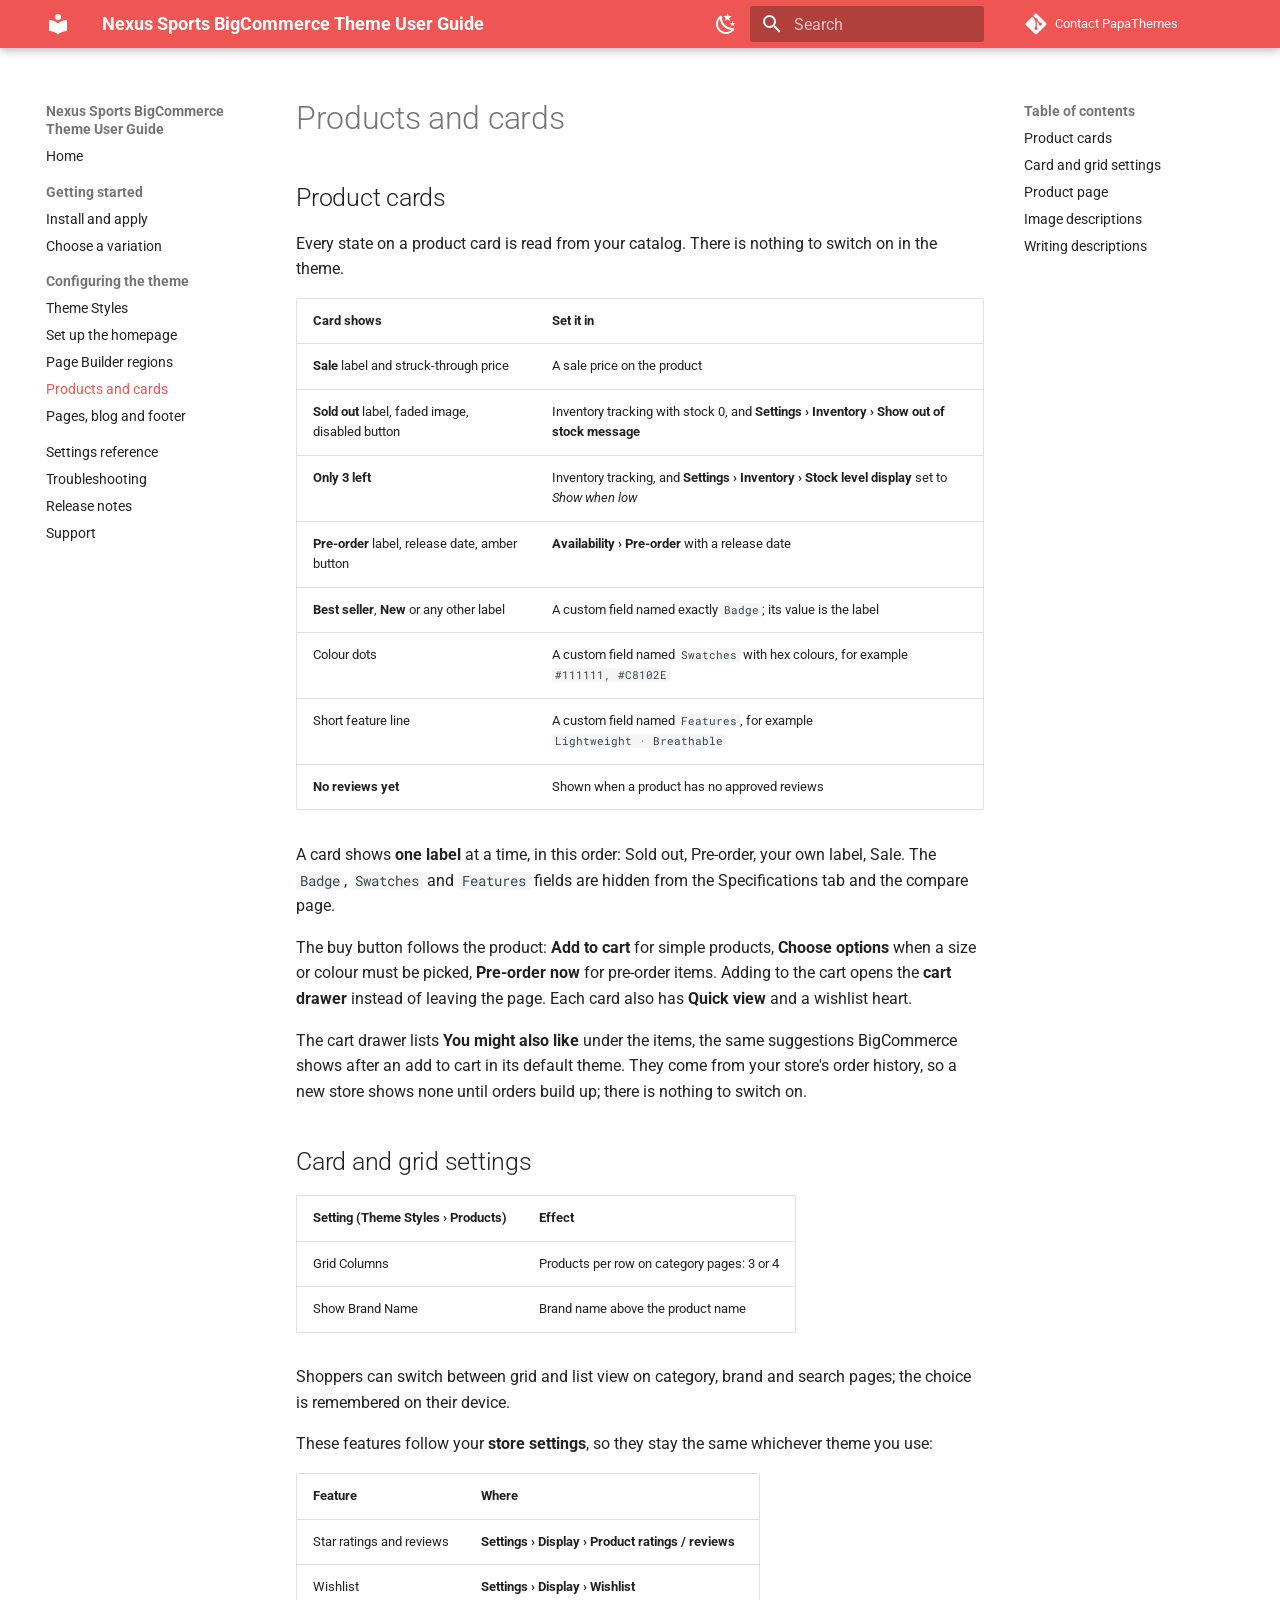
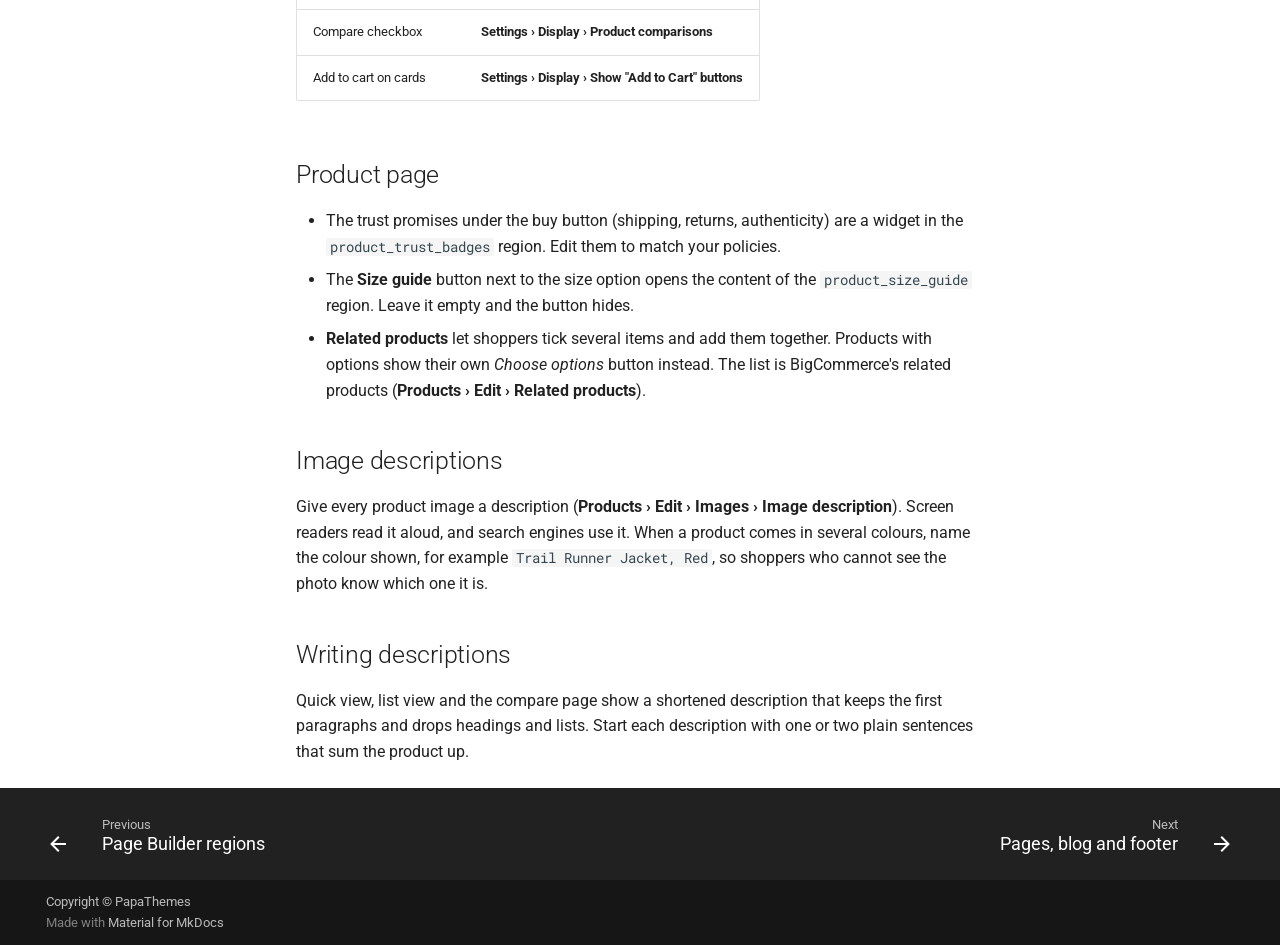
<file: usage/products/index.html>
<!doctype html>
<html lang="en" class="no-js">
  <head>
    
      <meta charset="utf-8">
      <meta name="viewport" content="width=device-width,initial-scale=1">
      
        <meta name="description" content="Merchant guide for the Nexus Sports BigCommerce theme by PapaThemes: install it, pick a variation, set up the homepage, Page Builder regions and product cards.">
      
      
        <meta name="author" content="PapaThemes">
      
      
        <link rel="canonical" href="https://tvlgiao.github.io/bc-nexus-docs/usage/products/">
      
      
        <link rel="prev" href="../page-builder/">
      
      
        <link rel="next" href="../pages-footer/">
      
      
        
      
      
      <link rel="icon" href="../../assets/images/favicon.png">
      <meta name="generator" content="mkdocs-1.6.1, mkdocs-material-9.7.7">
    
    
      
        <title>Products and cards - Nexus Sports BigCommerce Theme User Guide</title>
      
    
    
      <link rel="stylesheet" href="../../assets/stylesheets/main.ec1eaa64.min.css">
      
        
        <link rel="stylesheet" href="../../assets/stylesheets/palette.ab4e12ef.min.css">
      
      


    
    
      
    
    
      
        
        
        <link rel="preconnect" href="https://fonts.gstatic.com" crossorigin>
        <link rel="stylesheet" href="https://fonts.googleapis.com/css?family=Roboto:300,300i,400,400i,700,700i%7CRoboto+Mono:400,400i,700,700i&display=fallback">
        <style>:root{--md-text-font:"Roboto";--md-code-font:"Roboto Mono"}</style>
      
    
    
      <link rel="stylesheet" href="../../css/extra.css">
    
    <script>__md_scope=new URL("../..",location),__md_hash=e=>[...e].reduce(((e,_)=>(e<<5)-e+_.charCodeAt(0)),0),__md_get=(e,_=localStorage,t=__md_scope)=>JSON.parse(_.getItem(t.pathname+"."+e)),__md_set=(e,_,t=localStorage,a=__md_scope)=>{try{t.setItem(a.pathname+"."+e,JSON.stringify(_))}catch(e){}}</script>
    
      

    
    
  </head>
  
  
    
    
      
    
    
    
    
    <body dir="ltr" data-md-color-scheme="default" data-md-color-primary="red" data-md-color-accent="red">
  
    
    <input class="md-toggle" data-md-toggle="drawer" type="checkbox" id="__drawer" autocomplete="off">
    <input class="md-toggle" data-md-toggle="search" type="checkbox" id="__search" autocomplete="off">
    <label class="md-overlay" for="__drawer"></label>
    <div data-md-component="skip">
      
        
        <a href="#products-and-cards" class="md-skip">
          Skip to content
        </a>
      
    </div>
    <div data-md-component="announce">
      
    </div>
    
    
      

  

<header class="md-header md-header--shadow" data-md-component="header">
  <nav class="md-header__inner md-grid" aria-label="Header">
    <a href="../.." title="Nexus Sports BigCommerce Theme User Guide" class="md-header__button md-logo" aria-label="Nexus Sports BigCommerce Theme User Guide" data-md-component="logo">
      
  
  <svg xmlns="http://www.w3.org/2000/svg" viewBox="0 0 24 24"><path d="M12 8a3 3 0 0 0 3-3 3 3 0 0 0-3-3 3 3 0 0 0-3 3 3 3 0 0 0 3 3m0 3.54C9.64 9.35 6.5 8 3 8v11c3.5 0 6.64 1.35 9 3.54 2.36-2.19 5.5-3.54 9-3.54V8c-3.5 0-6.64 1.35-9 3.54"/></svg>

    </a>
    <label class="md-header__button md-icon" for="__drawer">
      
      <svg xmlns="http://www.w3.org/2000/svg" viewBox="0 0 24 24"><path d="M3 6h18v2H3zm0 5h18v2H3zm0 5h18v2H3z"/></svg>
    </label>
    <div class="md-header__title" data-md-component="header-title">
      <div class="md-header__ellipsis">
        <div class="md-header__topic">
          <span class="md-ellipsis">
            Nexus Sports BigCommerce Theme User Guide
          </span>
        </div>
        <div class="md-header__topic" data-md-component="header-topic">
          <span class="md-ellipsis">
            
              Products and cards
            
          </span>
        </div>
      </div>
    </div>
    
      
        <form class="md-header__option" data-md-component="palette">
  
    
    
    
    <input class="md-option" data-md-color-media="(prefers-color-scheme: light)" data-md-color-scheme="default" data-md-color-primary="red" data-md-color-accent="red"  aria-label="Switch to dark mode"  type="radio" name="__palette" id="__palette_0">
    
      <label class="md-header__button md-icon" title="Switch to dark mode" for="__palette_1" hidden>
        <svg xmlns="http://www.w3.org/2000/svg" viewBox="0 0 24 24"><path d="m17.75 4.09-2.53 1.94.91 3.06-2.63-1.81-2.63 1.81.91-3.06-2.53-1.94L12.44 4l1.06-3 1.06 3zm3.5 6.91-1.64 1.25.59 1.98-1.7-1.17-1.7 1.17.59-1.98L15.75 11l2.06-.05L18.5 9l.69 1.95zm-2.28 4.95c.83-.08 1.72 1.1 1.19 1.85-.32.45-.66.87-1.08 1.27C15.17 23 8.84 23 4.94 19.07c-3.91-3.9-3.91-10.24 0-14.14.4-.4.82-.76 1.27-1.08.75-.53 1.93.36 1.85 1.19-.27 2.86.69 5.83 2.89 8.02a9.96 9.96 0 0 0 8.02 2.89m-1.64 2.02a12.08 12.08 0 0 1-7.8-3.47c-2.17-2.19-3.33-5-3.49-7.82-2.81 3.14-2.7 7.96.31 10.98 3.02 3.01 7.84 3.12 10.98.31"/></svg>
      </label>
    
  
    
    
    
    <input class="md-option" data-md-color-media="(prefers-color-scheme: dark)" data-md-color-scheme="slate" data-md-color-primary="red" data-md-color-accent="red"  aria-label="Switch to light mode"  type="radio" name="__palette" id="__palette_1">
    
      <label class="md-header__button md-icon" title="Switch to light mode" for="__palette_0" hidden>
        <svg xmlns="http://www.w3.org/2000/svg" viewBox="0 0 24 24"><path d="M12 7a5 5 0 0 1 5 5 5 5 0 0 1-5 5 5 5 0 0 1-5-5 5 5 0 0 1 5-5m0 2a3 3 0 0 0-3 3 3 3 0 0 0 3 3 3 3 0 0 0 3-3 3 3 0 0 0-3-3m0-7 2.39 3.42C13.65 5.15 12.84 5 12 5s-1.65.15-2.39.42zM3.34 7l4.16-.35A7.2 7.2 0 0 0 5.94 8.5c-.44.74-.69 1.5-.83 2.29zm.02 10 1.76-3.77a7.131 7.131 0 0 0 2.38 4.14zM20.65 7l-1.77 3.79a7.02 7.02 0 0 0-2.38-4.15zm-.01 10-4.14.36c.59-.51 1.12-1.14 1.54-1.86.42-.73.69-1.5.83-2.29zM12 22l-2.41-3.44c.74.27 1.55.44 2.41.44.82 0 1.63-.17 2.37-.44z"/></svg>
      </label>
    
  
</form>
      
    
    
      <script>var palette=__md_get("__palette");if(palette&&palette.color){if("(prefers-color-scheme)"===palette.color.media){var media=matchMedia("(prefers-color-scheme: light)"),input=document.querySelector(media.matches?"[data-md-color-media='(prefers-color-scheme: light)']":"[data-md-color-media='(prefers-color-scheme: dark)']");palette.color.media=input.getAttribute("data-md-color-media"),palette.color.scheme=input.getAttribute("data-md-color-scheme"),palette.color.primary=input.getAttribute("data-md-color-primary"),palette.color.accent=input.getAttribute("data-md-color-accent")}for(var[key,value]of Object.entries(palette.color))document.body.setAttribute("data-md-color-"+key,value)}</script>
    
    
    
      
      
        <label class="md-header__button md-icon" for="__search">
          
          <svg xmlns="http://www.w3.org/2000/svg" viewBox="0 0 24 24"><path d="M9.5 3A6.5 6.5 0 0 1 16 9.5c0 1.61-.59 3.09-1.56 4.23l.27.27h.79l5 5-1.5 1.5-5-5v-.79l-.27-.27A6.52 6.52 0 0 1 9.5 16 6.5 6.5 0 0 1 3 9.5 6.5 6.5 0 0 1 9.5 3m0 2C7 5 5 7 5 9.5S7 14 9.5 14 14 12 14 9.5 12 5 9.5 5"/></svg>
        </label>
        <div class="md-search" data-md-component="search" role="dialog">
  <label class="md-search__overlay" for="__search"></label>
  <div class="md-search__inner" role="search">
    <form class="md-search__form" name="search">
      <input type="text" class="md-search__input" name="query" aria-label="Search" placeholder="Search" autocapitalize="off" autocorrect="off" autocomplete="off" spellcheck="false" data-md-component="search-query" required>
      <label class="md-search__icon md-icon" for="__search">
        
        <svg xmlns="http://www.w3.org/2000/svg" viewBox="0 0 24 24"><path d="M9.5 3A6.5 6.5 0 0 1 16 9.5c0 1.61-.59 3.09-1.56 4.23l.27.27h.79l5 5-1.5 1.5-5-5v-.79l-.27-.27A6.52 6.52 0 0 1 9.5 16 6.5 6.5 0 0 1 3 9.5 6.5 6.5 0 0 1 9.5 3m0 2C7 5 5 7 5 9.5S7 14 9.5 14 14 12 14 9.5 12 5 9.5 5"/></svg>
        
        <svg xmlns="http://www.w3.org/2000/svg" viewBox="0 0 24 24"><path d="M20 11v2H8l5.5 5.5-1.42 1.42L4.16 12l7.92-7.92L13.5 5.5 8 11z"/></svg>
      </label>
      <nav class="md-search__options" aria-label="Search">
        
        <button type="reset" class="md-search__icon md-icon" title="Clear" aria-label="Clear" tabindex="-1">
          
          <svg xmlns="http://www.w3.org/2000/svg" viewBox="0 0 24 24"><path d="M19 6.41 17.59 5 12 10.59 6.41 5 5 6.41 10.59 12 5 17.59 6.41 19 12 13.41 17.59 19 19 17.59 13.41 12z"/></svg>
        </button>
      </nav>
      
    </form>
    <div class="md-search__output">
      <div class="md-search__scrollwrap" tabindex="0" data-md-scrollfix>
        <div class="md-search-result" data-md-component="search-result">
          <div class="md-search-result__meta">
            Initializing search
          </div>
          <ol class="md-search-result__list" role="presentation"></ol>
        </div>
      </div>
    </div>
  </div>
</div>
      
    
    
      <div class="md-header__source">
        <a href="https://papathemes.com/contact-us/" title="Go to repository" class="md-source" data-md-component="source">
  <div class="md-source__icon md-icon">
    
    <svg xmlns="http://www.w3.org/2000/svg" viewBox="0 0 448 512"><!--! Font Awesome Free 7.1.0 by @fontawesome - https://fontawesome.com License - https://fontawesome.com/license/free (Icons: CC BY 4.0, Fonts: SIL OFL 1.1, Code: MIT License) Copyright 2025 Fonticons, Inc.--><path d="M439.6 236.1 244 40.5c-5.4-5.5-12.8-8.5-20.4-8.5s-15 3-20.4 8.4L162.5 81l51.5 51.5c27.1-9.1 52.7 16.8 43.4 43.7l49.7 49.7c34.2-11.8 61.2 31 35.5 56.7-26.5 26.5-70.2-2.9-56-37.3L240.3 199v121.9c25.3 12.5 22.3 41.8 9.1 55-6.4 6.4-15.2 10.1-24.3 10.1s-17.8-3.6-24.3-10.1c-17.6-17.6-11.1-46.9 11.2-56v-123c-20.8-8.5-24.6-30.7-18.6-45L142.6 101 8.5 235.1C3 240.6 0 247.9 0 255.5s3 15 8.5 20.4l195.6 195.7c5.4 5.4 12.7 8.4 20.4 8.4s15-3 20.4-8.4l194.7-194.7c5.4-5.4 8.4-12.8 8.4-20.4s-3-15-8.4-20.4"/></svg>
  </div>
  <div class="md-source__repository">
    Contact PapaThemes
  </div>
</a>
      </div>
    
  </nav>
  
</header>
    
    <div class="md-container" data-md-component="container">
      
      
        
          
        
      
      <main class="md-main" data-md-component="main">
        <div class="md-main__inner md-grid">
          
            
              
              <div class="md-sidebar md-sidebar--primary" data-md-component="sidebar" data-md-type="navigation" >
                <div class="md-sidebar__scrollwrap">
                  <div class="md-sidebar__inner">
                    



<nav class="md-nav md-nav--primary" aria-label="Navigation" data-md-level="0">
  <label class="md-nav__title" for="__drawer">
    <a href="../.." title="Nexus Sports BigCommerce Theme User Guide" class="md-nav__button md-logo" aria-label="Nexus Sports BigCommerce Theme User Guide" data-md-component="logo">
      
  
  <svg xmlns="http://www.w3.org/2000/svg" viewBox="0 0 24 24"><path d="M12 8a3 3 0 0 0 3-3 3 3 0 0 0-3-3 3 3 0 0 0-3 3 3 3 0 0 0 3 3m0 3.54C9.64 9.35 6.5 8 3 8v11c3.5 0 6.64 1.35 9 3.54 2.36-2.19 5.5-3.54 9-3.54V8c-3.5 0-6.64 1.35-9 3.54"/></svg>

    </a>
    Nexus Sports BigCommerce Theme User Guide
  </label>
  
    <div class="md-nav__source">
      <a href="https://papathemes.com/contact-us/" title="Go to repository" class="md-source" data-md-component="source">
  <div class="md-source__icon md-icon">
    
    <svg xmlns="http://www.w3.org/2000/svg" viewBox="0 0 448 512"><!--! Font Awesome Free 7.1.0 by @fontawesome - https://fontawesome.com License - https://fontawesome.com/license/free (Icons: CC BY 4.0, Fonts: SIL OFL 1.1, Code: MIT License) Copyright 2025 Fonticons, Inc.--><path d="M439.6 236.1 244 40.5c-5.4-5.5-12.8-8.5-20.4-8.5s-15 3-20.4 8.4L162.5 81l51.5 51.5c27.1-9.1 52.7 16.8 43.4 43.7l49.7 49.7c34.2-11.8 61.2 31 35.5 56.7-26.5 26.5-70.2-2.9-56-37.3L240.3 199v121.9c25.3 12.5 22.3 41.8 9.1 55-6.4 6.4-15.2 10.1-24.3 10.1s-17.8-3.6-24.3-10.1c-17.6-17.6-11.1-46.9 11.2-56v-123c-20.8-8.5-24.6-30.7-18.6-45L142.6 101 8.5 235.1C3 240.6 0 247.9 0 255.5s3 15 8.5 20.4l195.6 195.7c5.4 5.4 12.7 8.4 20.4 8.4s15-3 20.4-8.4l194.7-194.7c5.4-5.4 8.4-12.8 8.4-20.4s-3-15-8.4-20.4"/></svg>
  </div>
  <div class="md-source__repository">
    Contact PapaThemes
  </div>
</a>
    </div>
  
  <ul class="md-nav__list" data-md-scrollfix>
    
      
      
  
  
  
  
    <li class="md-nav__item">
      <a href="../.." class="md-nav__link">
        
  
  
  <span class="md-ellipsis">
    
  
    Home
  

    
  </span>
  
  

      </a>
    </li>
  

    
      
      
  
  
  
  
    
    
      
        
      
        
      
    
    
    
      
        
        
      
    
    
    <li class="md-nav__item md-nav__item--section md-nav__item--nested">
      
        
        
        <input class="md-nav__toggle md-toggle " type="checkbox" id="__nav_2" >
        
          
          <label class="md-nav__link" for="__nav_2" id="__nav_2_label" tabindex="">
            
  
  
  <span class="md-ellipsis">
    
  
    Getting started
  

    
  </span>
  
  

            <span class="md-nav__icon md-icon"></span>
          </label>
        
        <nav class="md-nav" data-md-level="1" aria-labelledby="__nav_2_label" aria-expanded="false">
          <label class="md-nav__title" for="__nav_2">
            <span class="md-nav__icon md-icon"></span>
            
  
    Getting started
  

          </label>
          <ul class="md-nav__list" data-md-scrollfix>
            
              
                
  
  
  
  
    <li class="md-nav__item">
      <a href="../install/" class="md-nav__link">
        
  
  
  <span class="md-ellipsis">
    
  
    Install and apply
  

    
  </span>
  
  

      </a>
    </li>
  

              
            
              
                
  
  
  
  
    <li class="md-nav__item">
      <a href="../choose-variation/" class="md-nav__link">
        
  
  
  <span class="md-ellipsis">
    
  
    Choose a variation
  

    
  </span>
  
  

      </a>
    </li>
  

              
            
          </ul>
        </nav>
      
    </li>
  

    
      
      
  
  
    
  
  
  
    
    
      
        
      
        
      
        
      
        
      
        
      
    
    
    
      
        
        
      
    
    
    <li class="md-nav__item md-nav__item--active md-nav__item--section md-nav__item--nested">
      
        
        
        <input class="md-nav__toggle md-toggle " type="checkbox" id="__nav_3" checked>
        
          
          <label class="md-nav__link" for="__nav_3" id="__nav_3_label" tabindex="">
            
  
  
  <span class="md-ellipsis">
    
  
    Configuring the theme
  

    
  </span>
  
  

            <span class="md-nav__icon md-icon"></span>
          </label>
        
        <nav class="md-nav" data-md-level="1" aria-labelledby="__nav_3_label" aria-expanded="true">
          <label class="md-nav__title" for="__nav_3">
            <span class="md-nav__icon md-icon"></span>
            
  
    Configuring the theme
  

          </label>
          <ul class="md-nav__list" data-md-scrollfix>
            
              
                
  
  
  
  
    <li class="md-nav__item">
      <a href="../theme-styles/" class="md-nav__link">
        
  
  
  <span class="md-ellipsis">
    
  
    Theme Styles
  

    
  </span>
  
  

      </a>
    </li>
  

              
            
              
                
  
  
  
  
    <li class="md-nav__item">
      <a href="../homepage/" class="md-nav__link">
        
  
  
  <span class="md-ellipsis">
    
  
    Set up the homepage
  

    
  </span>
  
  

      </a>
    </li>
  

              
            
              
                
  
  
  
  
    <li class="md-nav__item">
      <a href="../page-builder/" class="md-nav__link">
        
  
  
  <span class="md-ellipsis">
    
  
    Page Builder regions
  

    
  </span>
  
  

      </a>
    </li>
  

              
            
              
                
  
  
    
  
  
  
    <li class="md-nav__item md-nav__item--active">
      
      <input class="md-nav__toggle md-toggle" type="checkbox" id="__toc">
      
      
        
      
      
        <label class="md-nav__link md-nav__link--active" for="__toc">
          
  
  
  <span class="md-ellipsis">
    
  
    Products and cards
  

    
  </span>
  
  

          <span class="md-nav__icon md-icon"></span>
        </label>
      
      <a href="./" class="md-nav__link md-nav__link--active">
        
  
  
  <span class="md-ellipsis">
    
  
    Products and cards
  

    
  </span>
  
  

      </a>
      
        

<nav class="md-nav md-nav--secondary" aria-label="Table of contents">
  
  
  
    
  
  
    <label class="md-nav__title" for="__toc">
      <span class="md-nav__icon md-icon"></span>
      Table of contents
    </label>
    <ul class="md-nav__list" data-md-component="toc" data-md-scrollfix>
      
        <li class="md-nav__item">
  <a href="#product-cards" class="md-nav__link">
    <span class="md-ellipsis">
      
        Product cards
      
    </span>
  </a>
  
</li>
      
        <li class="md-nav__item">
  <a href="#card-and-grid-settings" class="md-nav__link">
    <span class="md-ellipsis">
      
        Card and grid settings
      
    </span>
  </a>
  
</li>
      
        <li class="md-nav__item">
  <a href="#product-page" class="md-nav__link">
    <span class="md-ellipsis">
      
        Product page
      
    </span>
  </a>
  
</li>
      
        <li class="md-nav__item">
  <a href="#image-descriptions" class="md-nav__link">
    <span class="md-ellipsis">
      
        Image descriptions
      
    </span>
  </a>
  
</li>
      
        <li class="md-nav__item">
  <a href="#writing-descriptions" class="md-nav__link">
    <span class="md-ellipsis">
      
        Writing descriptions
      
    </span>
  </a>
  
</li>
      
    </ul>
  
</nav>
      
    </li>
  

              
            
              
                
  
  
  
  
    <li class="md-nav__item">
      <a href="../pages-footer/" class="md-nav__link">
        
  
  
  <span class="md-ellipsis">
    
  
    Pages, blog and footer
  

    
  </span>
  
  

      </a>
    </li>
  

              
            
          </ul>
        </nav>
      
    </li>
  

    
      
      
  
  
  
  
    <li class="md-nav__item">
      <a href="../../settings-reference/" class="md-nav__link">
        
  
  
  <span class="md-ellipsis">
    
  
    Settings reference
  

    
  </span>
  
  

      </a>
    </li>
  

    
      
      
  
  
  
  
    <li class="md-nav__item">
      <a href="../../troubleshooting/" class="md-nav__link">
        
  
  
  <span class="md-ellipsis">
    
  
    Troubleshooting
  

    
  </span>
  
  

      </a>
    </li>
  

    
      
      
  
  
  
  
    <li class="md-nav__item">
      <a href="../../changelog/" class="md-nav__link">
        
  
  
  <span class="md-ellipsis">
    
  
    Release notes
  

    
  </span>
  
  

      </a>
    </li>
  

    
      
      
  
  
  
  
    <li class="md-nav__item">
      <a href="../../support/" class="md-nav__link">
        
  
  
  <span class="md-ellipsis">
    
  
    Support
  

    
  </span>
  
  

      </a>
    </li>
  

    
  </ul>
</nav>
                  </div>
                </div>
              </div>
            
            
              
              <div class="md-sidebar md-sidebar--secondary" data-md-component="sidebar" data-md-type="toc" >
                <div class="md-sidebar__scrollwrap">
                  <div class="md-sidebar__inner">
                    

<nav class="md-nav md-nav--secondary" aria-label="Table of contents">
  
  
  
    
  
  
    <label class="md-nav__title" for="__toc">
      <span class="md-nav__icon md-icon"></span>
      Table of contents
    </label>
    <ul class="md-nav__list" data-md-component="toc" data-md-scrollfix>
      
        <li class="md-nav__item">
  <a href="#product-cards" class="md-nav__link">
    <span class="md-ellipsis">
      
        Product cards
      
    </span>
  </a>
  
</li>
      
        <li class="md-nav__item">
  <a href="#card-and-grid-settings" class="md-nav__link">
    <span class="md-ellipsis">
      
        Card and grid settings
      
    </span>
  </a>
  
</li>
      
        <li class="md-nav__item">
  <a href="#product-page" class="md-nav__link">
    <span class="md-ellipsis">
      
        Product page
      
    </span>
  </a>
  
</li>
      
        <li class="md-nav__item">
  <a href="#image-descriptions" class="md-nav__link">
    <span class="md-ellipsis">
      
        Image descriptions
      
    </span>
  </a>
  
</li>
      
        <li class="md-nav__item">
  <a href="#writing-descriptions" class="md-nav__link">
    <span class="md-ellipsis">
      
        Writing descriptions
      
    </span>
  </a>
  
</li>
      
    </ul>
  
</nav>
                  </div>
                </div>
              </div>
            
          
          
            <div class="md-content" data-md-component="content">
              
              <article class="md-content__inner md-typeset">
                
                  



<h1 id="products-and-cards">Products and cards<a class="headerlink" href="#products-and-cards" title="Permanent link">&para;</a></h1>
<h2 id="product-cards">Product cards<a class="headerlink" href="#product-cards" title="Permanent link">&para;</a></h2>
<p>Every state on a product card is read from your catalog. There is nothing to
switch on in the theme.</p>
<table>
<thead>
<tr>
<th>Card shows</th>
<th>Set it in</th>
</tr>
</thead>
<tbody>
<tr>
<td><strong>Sale</strong> label and struck-through price</td>
<td>A sale price on the product</td>
</tr>
<tr>
<td><strong>Sold out</strong> label, faded image, disabled button</td>
<td>Inventory tracking with stock 0, and <strong>Settings › Inventory › Show out of stock message</strong></td>
</tr>
<tr>
<td><strong>Only 3 left</strong></td>
<td>Inventory tracking, and <strong>Settings › Inventory › Stock level display</strong> set to <em>Show when low</em></td>
</tr>
<tr>
<td><strong>Pre-order</strong> label, release date, amber button</td>
<td><strong>Availability › Pre-order</strong> with a release date</td>
</tr>
<tr>
<td><strong>Best seller</strong>, <strong>New</strong> or any other label</td>
<td>A custom field named exactly <code>Badge</code>; its value is the label</td>
</tr>
<tr>
<td>Colour dots</td>
<td>A custom field named <code>Swatches</code> with hex colours, for example <code>#111111, #C8102E</code></td>
</tr>
<tr>
<td>Short feature line</td>
<td>A custom field named <code>Features</code>, for example <code>Lightweight · Breathable</code></td>
</tr>
<tr>
<td><strong>No reviews yet</strong></td>
<td>Shown when a product has no approved reviews</td>
</tr>
</tbody>
</table>
<p>A card shows <strong>one label</strong> at a time, in this order: Sold out, Pre-order, your
own label, Sale. The <code>Badge</code>, <code>Swatches</code> and <code>Features</code> fields are hidden from
the Specifications tab and the compare page.</p>
<p>The buy button follows the product: <strong>Add to cart</strong> for simple products,
<strong>Choose options</strong> when a size or colour must be picked, <strong>Pre-order now</strong> for
pre-order items. Adding to the cart opens the <strong>cart drawer</strong> instead of leaving
the page. Each card also has <strong>Quick view</strong> and a wishlist heart.</p>
<p>The cart drawer lists <strong>You might also like</strong> under the items, the same
suggestions BigCommerce shows after an add to cart in its default theme. They
come from your store's order history, so a new store shows none until orders
build up; there is nothing to switch on.</p>
<h2 id="card-and-grid-settings">Card and grid settings<a class="headerlink" href="#card-and-grid-settings" title="Permanent link">&para;</a></h2>
<table>
<thead>
<tr>
<th>Setting (Theme Styles › Products)</th>
<th>Effect</th>
</tr>
</thead>
<tbody>
<tr>
<td>Grid Columns</td>
<td>Products per row on category pages: 3 or 4</td>
</tr>
<tr>
<td>Show Brand Name</td>
<td>Brand name above the product name</td>
</tr>
</tbody>
</table>
<p>Shoppers can switch between grid and list view on category, brand and search
pages; the choice is remembered on their device.</p>
<p>These features follow your <strong>store settings</strong>, so they stay the same whichever
theme you use:</p>
<table>
<thead>
<tr>
<th>Feature</th>
<th>Where</th>
</tr>
</thead>
<tbody>
<tr>
<td>Star ratings and reviews</td>
<td><strong>Settings › Display › Product ratings / reviews</strong></td>
</tr>
<tr>
<td>Wishlist</td>
<td><strong>Settings › Display › Wishlist</strong></td>
</tr>
<tr>
<td>Compare checkbox</td>
<td><strong>Settings › Display › Product comparisons</strong></td>
</tr>
<tr>
<td>Add to cart on cards</td>
<td><strong>Settings › Display › Show "Add to Cart" buttons</strong></td>
</tr>
</tbody>
</table>
<h2 id="product-page">Product page<a class="headerlink" href="#product-page" title="Permanent link">&para;</a></h2>
<ul>
<li>The trust promises under the buy button (shipping, returns, authenticity) are
  a widget in the <code>product_trust_badges</code> region. Edit them to match your policies.</li>
<li>The <strong>Size guide</strong> button next to the size option opens the content of the
  <code>product_size_guide</code> region. Leave it empty and the button hides.</li>
<li><strong>Related products</strong> let shoppers tick several items and add them together.
  Products with options show their own <em>Choose options</em> button instead. The list
  is BigCommerce's related products (<strong>Products › Edit › Related products</strong>).</li>
</ul>
<h2 id="image-descriptions">Image descriptions<a class="headerlink" href="#image-descriptions" title="Permanent link">&para;</a></h2>
<p>Give every product image a description (<strong>Products › Edit › Images › Image
description</strong>). Screen readers read it aloud, and search engines use it. When a
product comes in several colours, name the colour shown, for example
<code>Trail Runner Jacket, Red</code>, so shoppers who cannot see the photo know which one
it is.</p>
<h2 id="writing-descriptions">Writing descriptions<a class="headerlink" href="#writing-descriptions" title="Permanent link">&para;</a></h2>
<p>Quick view, list view and the compare page show a shortened description that
keeps the first paragraphs and drops headings and lists. Start each description
with one or two plain sentences that sum the product up.</p>












                
              </article>
            </div>
          
          
<script>var target=document.getElementById(location.hash.slice(1));target&&target.name&&(target.checked=target.name.startsWith("__tabbed_"))</script>
        </div>
        
      </main>
      
        <footer class="md-footer">
  
    
      
      <nav class="md-footer__inner md-grid" aria-label="Footer" >
        
          
          <a href="../page-builder/" class="md-footer__link md-footer__link--prev" aria-label="Previous: Page Builder regions">
            <div class="md-footer__button md-icon">
              
              <svg xmlns="http://www.w3.org/2000/svg" viewBox="0 0 24 24"><path d="M20 11v2H8l5.5 5.5-1.42 1.42L4.16 12l7.92-7.92L13.5 5.5 8 11z"/></svg>
            </div>
            <div class="md-footer__title">
              <span class="md-footer__direction">
                Previous
              </span>
              <div class="md-ellipsis">
                Page Builder regions
              </div>
            </div>
          </a>
        
        
          
          <a href="../pages-footer/" class="md-footer__link md-footer__link--next" aria-label="Next: Pages, blog and footer">
            <div class="md-footer__title">
              <span class="md-footer__direction">
                Next
              </span>
              <div class="md-ellipsis">
                Pages, blog and footer
              </div>
            </div>
            <div class="md-footer__button md-icon">
              
              <svg xmlns="http://www.w3.org/2000/svg" viewBox="0 0 24 24"><path d="M4 11v2h12l-5.5 5.5 1.42 1.42L19.84 12l-7.92-7.92L10.5 5.5 16 11z"/></svg>
            </div>
          </a>
        
      </nav>
    
  
  <div class="md-footer-meta md-typeset">
    <div class="md-footer-meta__inner md-grid">
      <div class="md-copyright">
  
    <div class="md-copyright__highlight">
      Copyright &copy; PapaThemes
    </div>
  
  
    Made with
    <a href="https://squidfunk.github.io/mkdocs-material/" target="_blank" rel="noopener">
      Material for MkDocs
    </a>
  
</div>
      
    </div>
  </div>
</footer>
      
    </div>
    <div class="md-dialog" data-md-component="dialog">
      <div class="md-dialog__inner md-typeset"></div>
    </div>
    
    
    
      
      
      <script id="__config" type="application/json">{"annotate": null, "base": "../..", "features": ["content.tooltips", "navigation.footer", "navigation.indexes", "navigation.sections", "search.highlight", "toc.follow"], "search": "../../assets/javascripts/workers/search.2c215733.min.js", "tags": null, "translations": {"clipboard.copied": "Copied to clipboard", "clipboard.copy": "Copy to clipboard", "search.result.more.one": "1 more on this page", "search.result.more.other": "# more on this page", "search.result.none": "No matching documents", "search.result.one": "1 matching document", "search.result.other": "# matching documents", "search.result.placeholder": "Type to start searching", "search.result.term.missing": "Missing", "select.version": "Select version"}, "version": null}</script>
    
    
      <script src="../../assets/javascripts/bundle.d7400e89.min.js"></script>
      
    
  </body>
</html>
</file>
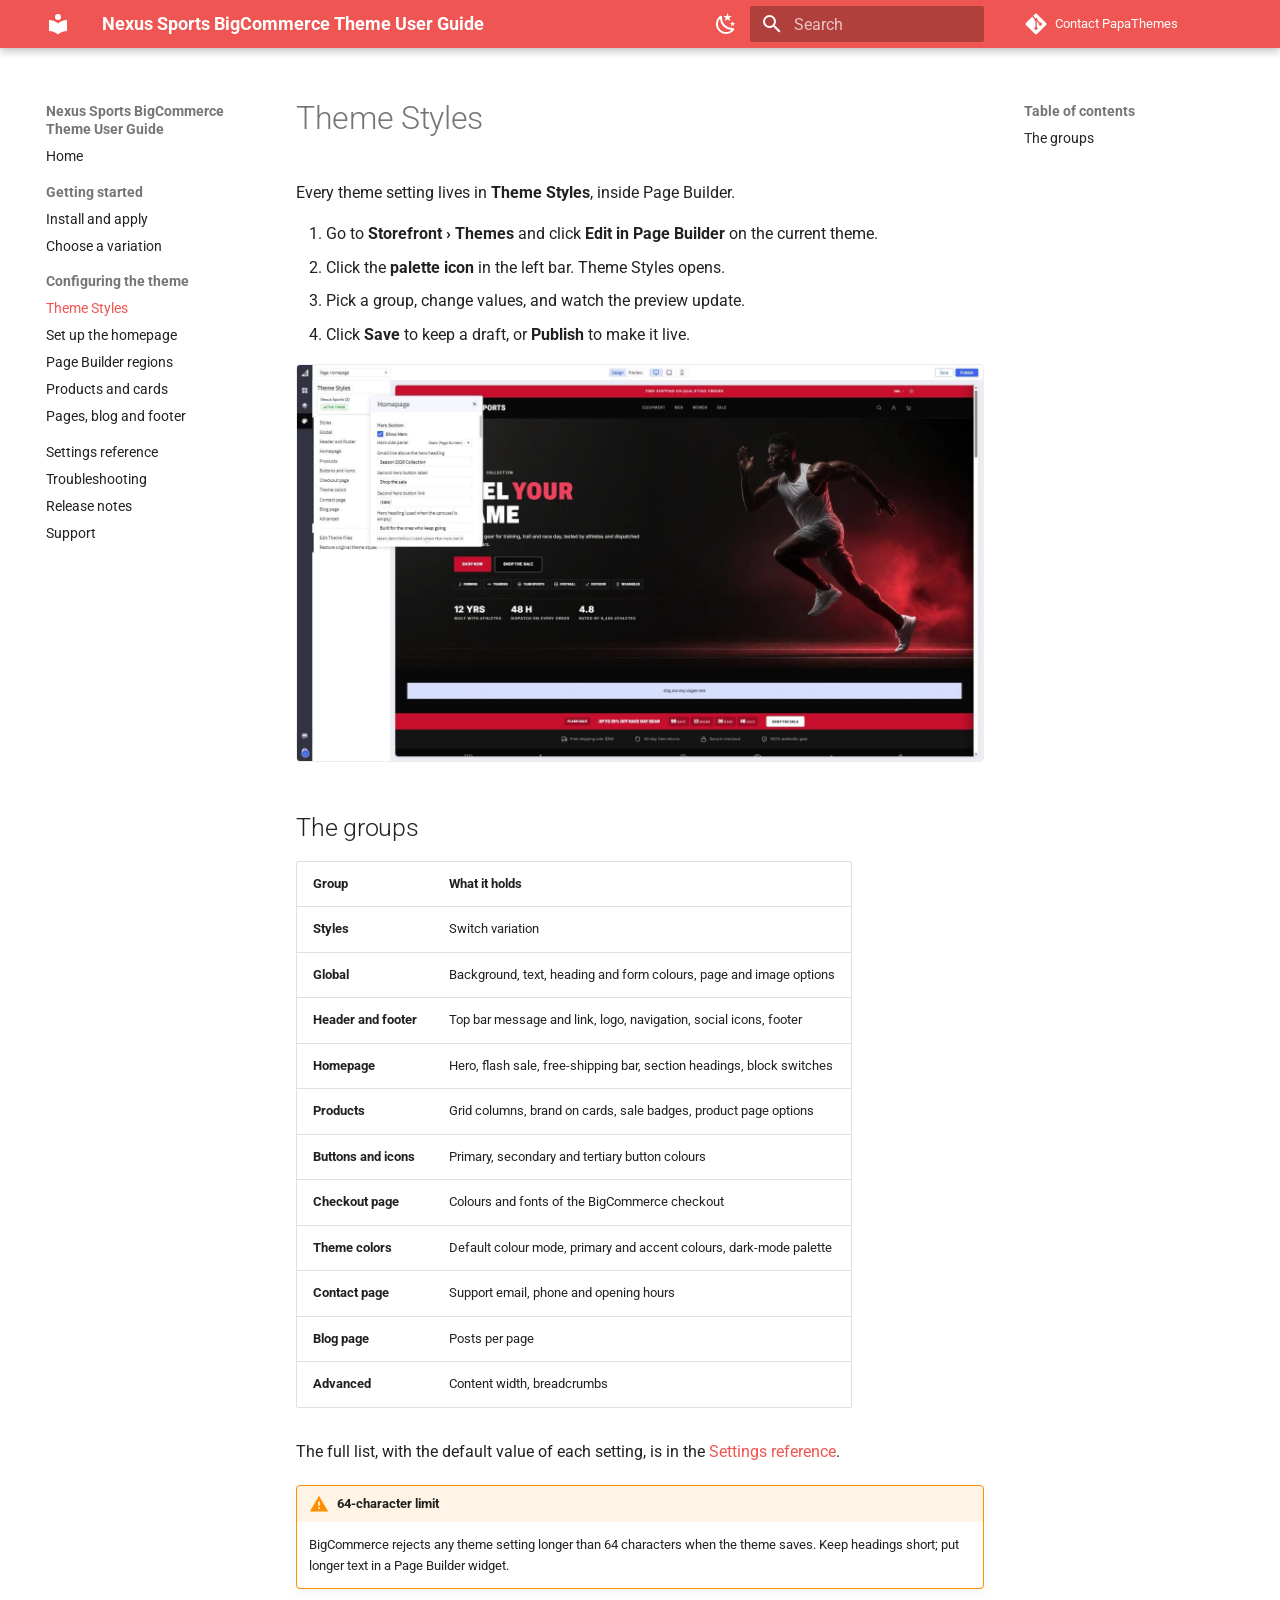
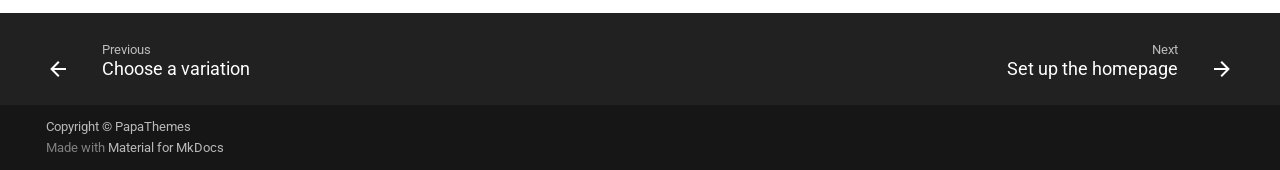
<file: usage/theme-styles/index.html>
<!doctype html>
<html lang="en" class="no-js">
  <head>
    
      <meta charset="utf-8">
      <meta name="viewport" content="width=device-width,initial-scale=1">
      
        <meta name="description" content="Merchant guide for the Nexus Sports BigCommerce theme by PapaThemes: install it, pick a variation, set up the homepage, Page Builder regions and product cards.">
      
      
        <meta name="author" content="PapaThemes">
      
      
        <link rel="canonical" href="https://tvlgiao.github.io/bc-nexus-docs/usage/theme-styles/">
      
      
        <link rel="prev" href="../choose-variation/">
      
      
        <link rel="next" href="../homepage/">
      
      
        
      
      
      <link rel="icon" href="../../assets/images/favicon.png">
      <meta name="generator" content="mkdocs-1.6.1, mkdocs-material-9.7.7">
    
    
      
        <title>Theme Styles - Nexus Sports BigCommerce Theme User Guide</title>
      
    
    
      <link rel="stylesheet" href="../../assets/stylesheets/main.ec1eaa64.min.css">
      
        
        <link rel="stylesheet" href="../../assets/stylesheets/palette.ab4e12ef.min.css">
      
      


    
    
      
    
    
      
        
        
        <link rel="preconnect" href="https://fonts.gstatic.com" crossorigin>
        <link rel="stylesheet" href="https://fonts.googleapis.com/css?family=Roboto:300,300i,400,400i,700,700i%7CRoboto+Mono:400,400i,700,700i&display=fallback">
        <style>:root{--md-text-font:"Roboto";--md-code-font:"Roboto Mono"}</style>
      
    
    
      <link rel="stylesheet" href="../../css/extra.css">
    
    <script>__md_scope=new URL("../..",location),__md_hash=e=>[...e].reduce(((e,_)=>(e<<5)-e+_.charCodeAt(0)),0),__md_get=(e,_=localStorage,t=__md_scope)=>JSON.parse(_.getItem(t.pathname+"."+e)),__md_set=(e,_,t=localStorage,a=__md_scope)=>{try{t.setItem(a.pathname+"."+e,JSON.stringify(_))}catch(e){}}</script>
    
      

    
    
  </head>
  
  
    
    
      
    
    
    
    
    <body dir="ltr" data-md-color-scheme="default" data-md-color-primary="red" data-md-color-accent="red">
  
    
    <input class="md-toggle" data-md-toggle="drawer" type="checkbox" id="__drawer" autocomplete="off">
    <input class="md-toggle" data-md-toggle="search" type="checkbox" id="__search" autocomplete="off">
    <label class="md-overlay" for="__drawer"></label>
    <div data-md-component="skip">
      
        
        <a href="#theme-styles" class="md-skip">
          Skip to content
        </a>
      
    </div>
    <div data-md-component="announce">
      
    </div>
    
    
      

  

<header class="md-header md-header--shadow" data-md-component="header">
  <nav class="md-header__inner md-grid" aria-label="Header">
    <a href="../.." title="Nexus Sports BigCommerce Theme User Guide" class="md-header__button md-logo" aria-label="Nexus Sports BigCommerce Theme User Guide" data-md-component="logo">
      
  
  <svg xmlns="http://www.w3.org/2000/svg" viewBox="0 0 24 24"><path d="M12 8a3 3 0 0 0 3-3 3 3 0 0 0-3-3 3 3 0 0 0-3 3 3 3 0 0 0 3 3m0 3.54C9.64 9.35 6.5 8 3 8v11c3.5 0 6.64 1.35 9 3.54 2.36-2.19 5.5-3.54 9-3.54V8c-3.5 0-6.64 1.35-9 3.54"/></svg>

    </a>
    <label class="md-header__button md-icon" for="__drawer">
      
      <svg xmlns="http://www.w3.org/2000/svg" viewBox="0 0 24 24"><path d="M3 6h18v2H3zm0 5h18v2H3zm0 5h18v2H3z"/></svg>
    </label>
    <div class="md-header__title" data-md-component="header-title">
      <div class="md-header__ellipsis">
        <div class="md-header__topic">
          <span class="md-ellipsis">
            Nexus Sports BigCommerce Theme User Guide
          </span>
        </div>
        <div class="md-header__topic" data-md-component="header-topic">
          <span class="md-ellipsis">
            
              Theme Styles
            
          </span>
        </div>
      </div>
    </div>
    
      
        <form class="md-header__option" data-md-component="palette">
  
    
    
    
    <input class="md-option" data-md-color-media="(prefers-color-scheme: light)" data-md-color-scheme="default" data-md-color-primary="red" data-md-color-accent="red"  aria-label="Switch to dark mode"  type="radio" name="__palette" id="__palette_0">
    
      <label class="md-header__button md-icon" title="Switch to dark mode" for="__palette_1" hidden>
        <svg xmlns="http://www.w3.org/2000/svg" viewBox="0 0 24 24"><path d="m17.75 4.09-2.53 1.94.91 3.06-2.63-1.81-2.63 1.81.91-3.06-2.53-1.94L12.44 4l1.06-3 1.06 3zm3.5 6.91-1.64 1.25.59 1.98-1.7-1.17-1.7 1.17.59-1.98L15.75 11l2.06-.05L18.5 9l.69 1.95zm-2.28 4.95c.83-.08 1.72 1.1 1.19 1.85-.32.45-.66.87-1.08 1.27C15.17 23 8.84 23 4.94 19.07c-3.91-3.9-3.91-10.24 0-14.14.4-.4.82-.76 1.27-1.08.75-.53 1.93.36 1.85 1.19-.27 2.86.69 5.83 2.89 8.02a9.96 9.96 0 0 0 8.02 2.89m-1.64 2.02a12.08 12.08 0 0 1-7.8-3.47c-2.17-2.19-3.33-5-3.49-7.82-2.81 3.14-2.7 7.96.31 10.98 3.02 3.01 7.84 3.12 10.98.31"/></svg>
      </label>
    
  
    
    
    
    <input class="md-option" data-md-color-media="(prefers-color-scheme: dark)" data-md-color-scheme="slate" data-md-color-primary="red" data-md-color-accent="red"  aria-label="Switch to light mode"  type="radio" name="__palette" id="__palette_1">
    
      <label class="md-header__button md-icon" title="Switch to light mode" for="__palette_0" hidden>
        <svg xmlns="http://www.w3.org/2000/svg" viewBox="0 0 24 24"><path d="M12 7a5 5 0 0 1 5 5 5 5 0 0 1-5 5 5 5 0 0 1-5-5 5 5 0 0 1 5-5m0 2a3 3 0 0 0-3 3 3 3 0 0 0 3 3 3 3 0 0 0 3-3 3 3 0 0 0-3-3m0-7 2.39 3.42C13.65 5.15 12.84 5 12 5s-1.65.15-2.39.42zM3.34 7l4.16-.35A7.2 7.2 0 0 0 5.94 8.5c-.44.74-.69 1.5-.83 2.29zm.02 10 1.76-3.77a7.131 7.131 0 0 0 2.38 4.14zM20.65 7l-1.77 3.79a7.02 7.02 0 0 0-2.38-4.15zm-.01 10-4.14.36c.59-.51 1.12-1.14 1.54-1.86.42-.73.69-1.5.83-2.29zM12 22l-2.41-3.44c.74.27 1.55.44 2.41.44.82 0 1.63-.17 2.37-.44z"/></svg>
      </label>
    
  
</form>
      
    
    
      <script>var palette=__md_get("__palette");if(palette&&palette.color){if("(prefers-color-scheme)"===palette.color.media){var media=matchMedia("(prefers-color-scheme: light)"),input=document.querySelector(media.matches?"[data-md-color-media='(prefers-color-scheme: light)']":"[data-md-color-media='(prefers-color-scheme: dark)']");palette.color.media=input.getAttribute("data-md-color-media"),palette.color.scheme=input.getAttribute("data-md-color-scheme"),palette.color.primary=input.getAttribute("data-md-color-primary"),palette.color.accent=input.getAttribute("data-md-color-accent")}for(var[key,value]of Object.entries(palette.color))document.body.setAttribute("data-md-color-"+key,value)}</script>
    
    
    
      
      
        <label class="md-header__button md-icon" for="__search">
          
          <svg xmlns="http://www.w3.org/2000/svg" viewBox="0 0 24 24"><path d="M9.5 3A6.5 6.5 0 0 1 16 9.5c0 1.61-.59 3.09-1.56 4.23l.27.27h.79l5 5-1.5 1.5-5-5v-.79l-.27-.27A6.52 6.52 0 0 1 9.5 16 6.5 6.5 0 0 1 3 9.5 6.5 6.5 0 0 1 9.5 3m0 2C7 5 5 7 5 9.5S7 14 9.5 14 14 12 14 9.5 12 5 9.5 5"/></svg>
        </label>
        <div class="md-search" data-md-component="search" role="dialog">
  <label class="md-search__overlay" for="__search"></label>
  <div class="md-search__inner" role="search">
    <form class="md-search__form" name="search">
      <input type="text" class="md-search__input" name="query" aria-label="Search" placeholder="Search" autocapitalize="off" autocorrect="off" autocomplete="off" spellcheck="false" data-md-component="search-query" required>
      <label class="md-search__icon md-icon" for="__search">
        
        <svg xmlns="http://www.w3.org/2000/svg" viewBox="0 0 24 24"><path d="M9.5 3A6.5 6.5 0 0 1 16 9.5c0 1.61-.59 3.09-1.56 4.23l.27.27h.79l5 5-1.5 1.5-5-5v-.79l-.27-.27A6.52 6.52 0 0 1 9.5 16 6.5 6.5 0 0 1 3 9.5 6.5 6.5 0 0 1 9.5 3m0 2C7 5 5 7 5 9.5S7 14 9.5 14 14 12 14 9.5 12 5 9.5 5"/></svg>
        
        <svg xmlns="http://www.w3.org/2000/svg" viewBox="0 0 24 24"><path d="M20 11v2H8l5.5 5.5-1.42 1.42L4.16 12l7.92-7.92L13.5 5.5 8 11z"/></svg>
      </label>
      <nav class="md-search__options" aria-label="Search">
        
        <button type="reset" class="md-search__icon md-icon" title="Clear" aria-label="Clear" tabindex="-1">
          
          <svg xmlns="http://www.w3.org/2000/svg" viewBox="0 0 24 24"><path d="M19 6.41 17.59 5 12 10.59 6.41 5 5 6.41 10.59 12 5 17.59 6.41 19 12 13.41 17.59 19 19 17.59 13.41 12z"/></svg>
        </button>
      </nav>
      
    </form>
    <div class="md-search__output">
      <div class="md-search__scrollwrap" tabindex="0" data-md-scrollfix>
        <div class="md-search-result" data-md-component="search-result">
          <div class="md-search-result__meta">
            Initializing search
          </div>
          <ol class="md-search-result__list" role="presentation"></ol>
        </div>
      </div>
    </div>
  </div>
</div>
      
    
    
      <div class="md-header__source">
        <a href="https://papathemes.com/contact-us/" title="Go to repository" class="md-source" data-md-component="source">
  <div class="md-source__icon md-icon">
    
    <svg xmlns="http://www.w3.org/2000/svg" viewBox="0 0 448 512"><!--! Font Awesome Free 7.1.0 by @fontawesome - https://fontawesome.com License - https://fontawesome.com/license/free (Icons: CC BY 4.0, Fonts: SIL OFL 1.1, Code: MIT License) Copyright 2025 Fonticons, Inc.--><path d="M439.6 236.1 244 40.5c-5.4-5.5-12.8-8.5-20.4-8.5s-15 3-20.4 8.4L162.5 81l51.5 51.5c27.1-9.1 52.7 16.8 43.4 43.7l49.7 49.7c34.2-11.8 61.2 31 35.5 56.7-26.5 26.5-70.2-2.9-56-37.3L240.3 199v121.9c25.3 12.5 22.3 41.8 9.1 55-6.4 6.4-15.2 10.1-24.3 10.1s-17.8-3.6-24.3-10.1c-17.6-17.6-11.1-46.9 11.2-56v-123c-20.8-8.5-24.6-30.7-18.6-45L142.6 101 8.5 235.1C3 240.6 0 247.9 0 255.5s3 15 8.5 20.4l195.6 195.7c5.4 5.4 12.7 8.4 20.4 8.4s15-3 20.4-8.4l194.7-194.7c5.4-5.4 8.4-12.8 8.4-20.4s-3-15-8.4-20.4"/></svg>
  </div>
  <div class="md-source__repository">
    Contact PapaThemes
  </div>
</a>
      </div>
    
  </nav>
  
</header>
    
    <div class="md-container" data-md-component="container">
      
      
        
          
        
      
      <main class="md-main" data-md-component="main">
        <div class="md-main__inner md-grid">
          
            
              
              <div class="md-sidebar md-sidebar--primary" data-md-component="sidebar" data-md-type="navigation" >
                <div class="md-sidebar__scrollwrap">
                  <div class="md-sidebar__inner">
                    



<nav class="md-nav md-nav--primary" aria-label="Navigation" data-md-level="0">
  <label class="md-nav__title" for="__drawer">
    <a href="../.." title="Nexus Sports BigCommerce Theme User Guide" class="md-nav__button md-logo" aria-label="Nexus Sports BigCommerce Theme User Guide" data-md-component="logo">
      
  
  <svg xmlns="http://www.w3.org/2000/svg" viewBox="0 0 24 24"><path d="M12 8a3 3 0 0 0 3-3 3 3 0 0 0-3-3 3 3 0 0 0-3 3 3 3 0 0 0 3 3m0 3.54C9.64 9.35 6.5 8 3 8v11c3.5 0 6.64 1.35 9 3.54 2.36-2.19 5.5-3.54 9-3.54V8c-3.5 0-6.64 1.35-9 3.54"/></svg>

    </a>
    Nexus Sports BigCommerce Theme User Guide
  </label>
  
    <div class="md-nav__source">
      <a href="https://papathemes.com/contact-us/" title="Go to repository" class="md-source" data-md-component="source">
  <div class="md-source__icon md-icon">
    
    <svg xmlns="http://www.w3.org/2000/svg" viewBox="0 0 448 512"><!--! Font Awesome Free 7.1.0 by @fontawesome - https://fontawesome.com License - https://fontawesome.com/license/free (Icons: CC BY 4.0, Fonts: SIL OFL 1.1, Code: MIT License) Copyright 2025 Fonticons, Inc.--><path d="M439.6 236.1 244 40.5c-5.4-5.5-12.8-8.5-20.4-8.5s-15 3-20.4 8.4L162.5 81l51.5 51.5c27.1-9.1 52.7 16.8 43.4 43.7l49.7 49.7c34.2-11.8 61.2 31 35.5 56.7-26.5 26.5-70.2-2.9-56-37.3L240.3 199v121.9c25.3 12.5 22.3 41.8 9.1 55-6.4 6.4-15.2 10.1-24.3 10.1s-17.8-3.6-24.3-10.1c-17.6-17.6-11.1-46.9 11.2-56v-123c-20.8-8.5-24.6-30.7-18.6-45L142.6 101 8.5 235.1C3 240.6 0 247.9 0 255.5s3 15 8.5 20.4l195.6 195.7c5.4 5.4 12.7 8.4 20.4 8.4s15-3 20.4-8.4l194.7-194.7c5.4-5.4 8.4-12.8 8.4-20.4s-3-15-8.4-20.4"/></svg>
  </div>
  <div class="md-source__repository">
    Contact PapaThemes
  </div>
</a>
    </div>
  
  <ul class="md-nav__list" data-md-scrollfix>
    
      
      
  
  
  
  
    <li class="md-nav__item">
      <a href="../.." class="md-nav__link">
        
  
  
  <span class="md-ellipsis">
    
  
    Home
  

    
  </span>
  
  

      </a>
    </li>
  

    
      
      
  
  
  
  
    
    
      
        
      
        
      
    
    
    
      
        
        
      
    
    
    <li class="md-nav__item md-nav__item--section md-nav__item--nested">
      
        
        
        <input class="md-nav__toggle md-toggle " type="checkbox" id="__nav_2" >
        
          
          <label class="md-nav__link" for="__nav_2" id="__nav_2_label" tabindex="">
            
  
  
  <span class="md-ellipsis">
    
  
    Getting started
  

    
  </span>
  
  

            <span class="md-nav__icon md-icon"></span>
          </label>
        
        <nav class="md-nav" data-md-level="1" aria-labelledby="__nav_2_label" aria-expanded="false">
          <label class="md-nav__title" for="__nav_2">
            <span class="md-nav__icon md-icon"></span>
            
  
    Getting started
  

          </label>
          <ul class="md-nav__list" data-md-scrollfix>
            
              
                
  
  
  
  
    <li class="md-nav__item">
      <a href="../install/" class="md-nav__link">
        
  
  
  <span class="md-ellipsis">
    
  
    Install and apply
  

    
  </span>
  
  

      </a>
    </li>
  

              
            
              
                
  
  
  
  
    <li class="md-nav__item">
      <a href="../choose-variation/" class="md-nav__link">
        
  
  
  <span class="md-ellipsis">
    
  
    Choose a variation
  

    
  </span>
  
  

      </a>
    </li>
  

              
            
          </ul>
        </nav>
      
    </li>
  

    
      
      
  
  
    
  
  
  
    
    
      
        
      
        
      
        
      
        
      
        
      
    
    
    
      
        
        
      
    
    
    <li class="md-nav__item md-nav__item--active md-nav__item--section md-nav__item--nested">
      
        
        
        <input class="md-nav__toggle md-toggle " type="checkbox" id="__nav_3" checked>
        
          
          <label class="md-nav__link" for="__nav_3" id="__nav_3_label" tabindex="">
            
  
  
  <span class="md-ellipsis">
    
  
    Configuring the theme
  

    
  </span>
  
  

            <span class="md-nav__icon md-icon"></span>
          </label>
        
        <nav class="md-nav" data-md-level="1" aria-labelledby="__nav_3_label" aria-expanded="true">
          <label class="md-nav__title" for="__nav_3">
            <span class="md-nav__icon md-icon"></span>
            
  
    Configuring the theme
  

          </label>
          <ul class="md-nav__list" data-md-scrollfix>
            
              
                
  
  
    
  
  
  
    <li class="md-nav__item md-nav__item--active">
      
      <input class="md-nav__toggle md-toggle" type="checkbox" id="__toc">
      
      
        
      
      
        <label class="md-nav__link md-nav__link--active" for="__toc">
          
  
  
  <span class="md-ellipsis">
    
  
    Theme Styles
  

    
  </span>
  
  

          <span class="md-nav__icon md-icon"></span>
        </label>
      
      <a href="./" class="md-nav__link md-nav__link--active">
        
  
  
  <span class="md-ellipsis">
    
  
    Theme Styles
  

    
  </span>
  
  

      </a>
      
        

<nav class="md-nav md-nav--secondary" aria-label="Table of contents">
  
  
  
    
  
  
    <label class="md-nav__title" for="__toc">
      <span class="md-nav__icon md-icon"></span>
      Table of contents
    </label>
    <ul class="md-nav__list" data-md-component="toc" data-md-scrollfix>
      
        <li class="md-nav__item">
  <a href="#the-groups" class="md-nav__link">
    <span class="md-ellipsis">
      
        The groups
      
    </span>
  </a>
  
</li>
      
    </ul>
  
</nav>
      
    </li>
  

              
            
              
                
  
  
  
  
    <li class="md-nav__item">
      <a href="../homepage/" class="md-nav__link">
        
  
  
  <span class="md-ellipsis">
    
  
    Set up the homepage
  

    
  </span>
  
  

      </a>
    </li>
  

              
            
              
                
  
  
  
  
    <li class="md-nav__item">
      <a href="../page-builder/" class="md-nav__link">
        
  
  
  <span class="md-ellipsis">
    
  
    Page Builder regions
  

    
  </span>
  
  

      </a>
    </li>
  

              
            
              
                
  
  
  
  
    <li class="md-nav__item">
      <a href="../products/" class="md-nav__link">
        
  
  
  <span class="md-ellipsis">
    
  
    Products and cards
  

    
  </span>
  
  

      </a>
    </li>
  

              
            
              
                
  
  
  
  
    <li class="md-nav__item">
      <a href="../pages-footer/" class="md-nav__link">
        
  
  
  <span class="md-ellipsis">
    
  
    Pages, blog and footer
  

    
  </span>
  
  

      </a>
    </li>
  

              
            
          </ul>
        </nav>
      
    </li>
  

    
      
      
  
  
  
  
    <li class="md-nav__item">
      <a href="../../settings-reference/" class="md-nav__link">
        
  
  
  <span class="md-ellipsis">
    
  
    Settings reference
  

    
  </span>
  
  

      </a>
    </li>
  

    
      
      
  
  
  
  
    <li class="md-nav__item">
      <a href="../../troubleshooting/" class="md-nav__link">
        
  
  
  <span class="md-ellipsis">
    
  
    Troubleshooting
  

    
  </span>
  
  

      </a>
    </li>
  

    
      
      
  
  
  
  
    <li class="md-nav__item">
      <a href="../../changelog/" class="md-nav__link">
        
  
  
  <span class="md-ellipsis">
    
  
    Release notes
  

    
  </span>
  
  

      </a>
    </li>
  

    
      
      
  
  
  
  
    <li class="md-nav__item">
      <a href="../../support/" class="md-nav__link">
        
  
  
  <span class="md-ellipsis">
    
  
    Support
  

    
  </span>
  
  

      </a>
    </li>
  

    
  </ul>
</nav>
                  </div>
                </div>
              </div>
            
            
              
              <div class="md-sidebar md-sidebar--secondary" data-md-component="sidebar" data-md-type="toc" >
                <div class="md-sidebar__scrollwrap">
                  <div class="md-sidebar__inner">
                    

<nav class="md-nav md-nav--secondary" aria-label="Table of contents">
  
  
  
    
  
  
    <label class="md-nav__title" for="__toc">
      <span class="md-nav__icon md-icon"></span>
      Table of contents
    </label>
    <ul class="md-nav__list" data-md-component="toc" data-md-scrollfix>
      
        <li class="md-nav__item">
  <a href="#the-groups" class="md-nav__link">
    <span class="md-ellipsis">
      
        The groups
      
    </span>
  </a>
  
</li>
      
    </ul>
  
</nav>
                  </div>
                </div>
              </div>
            
          
          
            <div class="md-content" data-md-component="content">
              
              <article class="md-content__inner md-typeset">
                
                  



<h1 id="theme-styles">Theme Styles<a class="headerlink" href="#theme-styles" title="Permanent link">&para;</a></h1>
<p>Every theme setting lives in <strong>Theme Styles</strong>, inside Page Builder.</p>
<ol>
<li>Go to <strong>Storefront › Themes</strong> and click <strong>Edit in Page Builder</strong> on the
   current theme.</li>
<li>Click the <strong>palette icon</strong> in the left bar. Theme Styles opens.</li>
<li>Pick a group, change values, and watch the preview update.</li>
<li>Click <strong>Save</strong> to keep a draft, or <strong>Publish</strong> to make it live.</li>
</ol>
<p><img alt="Theme Styles with the Homepage group open" class="shot" src="../../img/theme-styles.jpg" /></p>
<h2 id="the-groups">The groups<a class="headerlink" href="#the-groups" title="Permanent link">&para;</a></h2>
<table>
<thead>
<tr>
<th>Group</th>
<th>What it holds</th>
</tr>
</thead>
<tbody>
<tr>
<td><strong>Styles</strong></td>
<td>Switch variation</td>
</tr>
<tr>
<td><strong>Global</strong></td>
<td>Background, text, heading and form colours, page and image options</td>
</tr>
<tr>
<td><strong>Header and footer</strong></td>
<td>Top bar message and link, logo, navigation, social icons, footer</td>
</tr>
<tr>
<td><strong>Homepage</strong></td>
<td>Hero, flash sale, free-shipping bar, section headings, block switches</td>
</tr>
<tr>
<td><strong>Products</strong></td>
<td>Grid columns, brand on cards, sale badges, product page options</td>
</tr>
<tr>
<td><strong>Buttons and icons</strong></td>
<td>Primary, secondary and tertiary button colours</td>
</tr>
<tr>
<td><strong>Checkout page</strong></td>
<td>Colours and fonts of the BigCommerce checkout</td>
</tr>
<tr>
<td><strong>Theme colors</strong></td>
<td>Default colour mode, primary and accent colours, dark-mode palette</td>
</tr>
<tr>
<td><strong>Contact page</strong></td>
<td>Support email, phone and opening hours</td>
</tr>
<tr>
<td><strong>Blog page</strong></td>
<td>Posts per page</td>
</tr>
<tr>
<td><strong>Advanced</strong></td>
<td>Content width, breadcrumbs</td>
</tr>
</tbody>
</table>
<p>The full list, with the default value of each setting, is in the
<a href="../../settings-reference/">Settings reference</a>.</p>
<div class="admonition warning">
<p class="admonition-title">64-character limit</p>
<p>BigCommerce rejects any theme setting longer than 64 characters when the
theme saves. Keep headings short; put longer text in a Page Builder widget.</p>
</div>












                
              </article>
            </div>
          
          
<script>var target=document.getElementById(location.hash.slice(1));target&&target.name&&(target.checked=target.name.startsWith("__tabbed_"))</script>
        </div>
        
      </main>
      
        <footer class="md-footer">
  
    
      
      <nav class="md-footer__inner md-grid" aria-label="Footer" >
        
          
          <a href="../choose-variation/" class="md-footer__link md-footer__link--prev" aria-label="Previous: Choose a variation">
            <div class="md-footer__button md-icon">
              
              <svg xmlns="http://www.w3.org/2000/svg" viewBox="0 0 24 24"><path d="M20 11v2H8l5.5 5.5-1.42 1.42L4.16 12l7.92-7.92L13.5 5.5 8 11z"/></svg>
            </div>
            <div class="md-footer__title">
              <span class="md-footer__direction">
                Previous
              </span>
              <div class="md-ellipsis">
                Choose a variation
              </div>
            </div>
          </a>
        
        
          
          <a href="../homepage/" class="md-footer__link md-footer__link--next" aria-label="Next: Set up the homepage">
            <div class="md-footer__title">
              <span class="md-footer__direction">
                Next
              </span>
              <div class="md-ellipsis">
                Set up the homepage
              </div>
            </div>
            <div class="md-footer__button md-icon">
              
              <svg xmlns="http://www.w3.org/2000/svg" viewBox="0 0 24 24"><path d="M4 11v2h12l-5.5 5.5 1.42 1.42L19.84 12l-7.92-7.92L10.5 5.5 16 11z"/></svg>
            </div>
          </a>
        
      </nav>
    
  
  <div class="md-footer-meta md-typeset">
    <div class="md-footer-meta__inner md-grid">
      <div class="md-copyright">
  
    <div class="md-copyright__highlight">
      Copyright &copy; PapaThemes
    </div>
  
  
    Made with
    <a href="https://squidfunk.github.io/mkdocs-material/" target="_blank" rel="noopener">
      Material for MkDocs
    </a>
  
</div>
      
    </div>
  </div>
</footer>
      
    </div>
    <div class="md-dialog" data-md-component="dialog">
      <div class="md-dialog__inner md-typeset"></div>
    </div>
    
    
    
      
      
      <script id="__config" type="application/json">{"annotate": null, "base": "../..", "features": ["content.tooltips", "navigation.footer", "navigation.indexes", "navigation.sections", "search.highlight", "toc.follow"], "search": "../../assets/javascripts/workers/search.2c215733.min.js", "tags": null, "translations": {"clipboard.copied": "Copied to clipboard", "clipboard.copy": "Copy to clipboard", "search.result.more.one": "1 more on this page", "search.result.more.other": "# more on this page", "search.result.none": "No matching documents", "search.result.one": "1 matching document", "search.result.other": "# matching documents", "search.result.placeholder": "Type to start searching", "search.result.term.missing": "Missing", "select.version": "Select version"}, "version": null}</script>
    
    
      <script src="../../assets/javascripts/bundle.d7400e89.min.js"></script>
      
    
  </body>
</html>
</file>
<file: css/extra.css>
/* Screenshots: thin border so light screenshots do not melt into the page. */
.md-typeset img.shot {
  border: 1px solid var(--md-default-fg-color--lightest);
  border-radius: 4px;
}

.md-typeset table:not([class]) td code {
  white-space: nowrap;
}
</file>
<file: assets/stylesheets/main.ec1eaa64.min.css>
@charset "UTF-8";html{-webkit-text-size-adjust:none;-moz-text-size-adjust:none;text-size-adjust:none;box-sizing:border-box}*,:after,:before{box-sizing:inherit}@media (prefers-reduced-motion){*,:after,:before{transition:none!important}}body{margin:0}a,button,input,label{-webkit-tap-highlight-color:transparent}a{color:inherit;text-decoration:none}hr{border:0;box-sizing:initial;display:block;height:.05rem;overflow:visible;padding:0}small{font-size:80%}sub,sup{line-height:1em}img{border-style:none}table{border-collapse:initial;border-spacing:0}td,th{font-weight:400;vertical-align:top}button{background:#0000;border:0;font-family:inherit;font-size:inherit;margin:0;padding:0}input{border:0;outline:none}:root{--md-primary-fg-color:#4051b5;--md-primary-fg-color--light:#5d6cc0;--md-primary-fg-color--dark:#303fa1;--md-primary-bg-color:#fff;--md-primary-bg-color--light:#ffffffb3;--md-accent-fg-color:#526cfe;--md-accent-fg-color--transparent:#526cfe1a;--md-accent-bg-color:#fff;--md-accent-bg-color--light:#ffffffb3}[data-md-color-scheme=default]{color-scheme:light}[data-md-color-scheme=default] img[src$="#gh-dark-mode-only"],[data-md-color-scheme=default] img[src$="#only-dark"]{display:none}:root,[data-md-color-scheme=default]{--md-hue:225deg;--md-default-fg-color:#000000de;--md-default-fg-color--light:#0000008a;--md-default-fg-color--lighter:#00000052;--md-default-fg-color--lightest:#00000012;--md-default-bg-color:#fff;--md-default-bg-color--light:#ffffffb3;--md-default-bg-color--lighter:#ffffff4d;--md-default-bg-color--lightest:#ffffff1f;--md-code-fg-color:#36464e;--md-code-bg-color:#f5f5f5;--md-code-bg-color--light:#f5f5f5b3;--md-code-bg-color--lighter:#f5f5f54d;--md-code-hl-color:#4287ff;--md-code-hl-color--light:#4287ff1a;--md-code-hl-number-color:#d52a2a;--md-code-hl-special-color:#db1457;--md-code-hl-function-color:#a846b9;--md-code-hl-constant-color:#6e59d9;--md-code-hl-keyword-color:#3f6ec6;--md-code-hl-string-color:#1c7d4d;--md-code-hl-name-color:var(--md-code-fg-color);--md-code-hl-operator-color:var(--md-default-fg-color--light);--md-code-hl-punctuation-color:var(--md-default-fg-color--light);--md-code-hl-comment-color:var(--md-default-fg-color--light);--md-code-hl-generic-color:var(--md-default-fg-color--light);--md-code-hl-variable-color:var(--md-default-fg-color--light);--md-typeset-color:var(--md-default-fg-color);--md-typeset-a-color:var(--md-primary-fg-color);--md-typeset-del-color:#f5503d26;--md-typeset-ins-color:#0bd57026;--md-typeset-kbd-color:#fafafa;--md-typeset-kbd-accent-color:#fff;--md-typeset-kbd-border-color:#b8b8b8;--md-typeset-mark-color:#ffff0080;--md-typeset-table-color:#0000001f;--md-typeset-table-color--light:rgba(0,0,0,.035);--md-admonition-fg-color:var(--md-default-fg-color);--md-admonition-bg-color:var(--md-default-bg-color);--md-warning-fg-color:#000000de;--md-warning-bg-color:#ff9;--md-footer-fg-color:#fff;--md-footer-fg-color--light:#ffffffb3;--md-footer-fg-color--lighter:#ffffff73;--md-footer-bg-color:#000000de;--md-footer-bg-color--dark:#00000052;--md-shadow-z1:0 0.2rem 0.5rem #0000000d,0 0 0.05rem #0000001a;--md-shadow-z2:0 0.2rem 0.5rem #0000001a,0 0 0.05rem #00000040;--md-shadow-z3:0 0.2rem 0.5rem #0003,0 0 0.05rem #00000059}.md-icon svg{fill:currentcolor;display:block;height:1.2rem;width:1.2rem}body{-webkit-font-smoothing:antialiased;-moz-osx-font-smoothing:grayscale;--md-text-font-family:var(--md-text-font,_),-apple-system,BlinkMacSystemFont,Helvetica,Arial,sans-serif;--md-code-font-family:var(--md-code-font,_),SFMono-Regular,Consolas,Menlo,monospace}aside,body,input{font-feature-settings:"kern","liga";color:var(--md-typeset-color);font-family:var(--md-text-font-family)}code,kbd,pre{font-feature-settings:"kern";font-family:var(--md-code-font-family)}:root{--md-typeset-table-sort-icon:url('data:image/svg+xml;charset=utf-8,<svg xmlns="http://www.w3.org/2000/svg" viewBox="0 0 24 24"><path d="m18 21-4-4h3V7h-3l4-4 4 4h-3v10h3M2 19v-2h10v2M2 13v-2h7v2M2 7V5h4v2z"/></svg>');--md-typeset-table-sort-icon--asc:url('data:image/svg+xml;charset=utf-8,<svg xmlns="http://www.w3.org/2000/svg" viewBox="0 0 24 24"><path d="M19 17h3l-4 4-4-4h3V3h2M2 17h10v2H2M6 5v2H2V5m0 6h7v2H2z"/></svg>');--md-typeset-table-sort-icon--desc:url('data:image/svg+xml;charset=utf-8,<svg xmlns="http://www.w3.org/2000/svg" viewBox="0 0 24 24"><path d="M19 7h3l-4-4-4 4h3v14h2M2 17h10v2H2M6 5v2H2V5m0 6h7v2H2z"/></svg>')}.md-typeset{-webkit-print-color-adjust:exact;color-adjust:exact;font-size:.8rem;line-height:1.6;overflow-wrap:break-word}@media print{.md-typeset{font-size:.68rem}}.md-typeset blockquote,.md-typeset dl,.md-typeset figure,.md-typeset ol,.md-typeset pre,.md-typeset ul{margin-bottom:1em;margin-top:1em}.md-typeset h1{color:var(--md-default-fg-color--light);font-size:2em;line-height:1.3;margin:0 0 1.25em}.md-typeset h1,.md-typeset h2{font-weight:300;letter-spacing:-.01em}.md-typeset h2{font-size:1.5625em;line-height:1.4;margin:1.6em 0 .64em}.md-typeset h3{font-size:1.25em;font-weight:400;letter-spacing:-.01em;line-height:1.5;margin:1.6em 0 .8em}.md-typeset h2+h3{margin-top:.8em}.md-typeset h4{font-weight:700;letter-spacing:-.01em;margin:1em 0}.md-typeset h5,.md-typeset h6{color:var(--md-default-fg-color--light);font-size:.8em;font-weight:700;letter-spacing:-.01em;margin:1.25em 0}.md-typeset h5{text-transform:uppercase}.md-typeset h5 code{text-transform:none}.md-typeset hr{border-bottom:.05rem solid var(--md-default-fg-color--lightest);display:flow-root;margin:1.5em 0}.md-typeset a{color:var(--md-typeset-a-color);word-break:break-word}.md-typeset a,.md-typeset a:before{transition:color 125ms}.md-typeset a:focus,.md-typeset a:hover{color:var(--md-accent-fg-color)}.md-typeset a:focus code,.md-typeset a:hover code{background-color:var(--md-accent-fg-color--transparent);color:var(--md-accent-fg-color)}.md-typeset a code{color:var(--md-typeset-a-color)}.md-typeset a.focus-visible{outline-color:var(--md-accent-fg-color);outline-offset:.2rem}.md-typeset code,.md-typeset kbd,.md-typeset pre{color:var(--md-code-fg-color);direction:ltr;font-variant-ligatures:none;transition:background-color 125ms}@media print{.md-typeset code,.md-typeset kbd,.md-typeset pre{white-space:pre-wrap}}.md-typeset code{background-color:var(--md-code-bg-color);border-radius:.1rem;-webkit-box-decoration-break:clone;box-decoration-break:clone;font-size:.85em;padding:0 .2941176471em;transition:color 125ms,background-color 125ms;word-break:break-word}.md-typeset code:not(.focus-visible){-webkit-tap-highlight-color:transparent;outline:none}.md-typeset pre{display:flow-root;line-height:1.4;position:relative}.md-typeset pre>code{-webkit-box-decoration-break:slice;box-decoration-break:slice;box-shadow:none;display:block;margin:0;outline-color:var(--md-accent-fg-color);overflow:auto;padding:.7720588235em 1.1764705882em;scrollbar-color:var(--md-default-fg-color--lighter) #0000;scrollbar-width:thin;touch-action:auto;word-break:normal}.md-typeset pre>code:hover{scrollbar-color:var(--md-accent-fg-color) #0000}.md-typeset pre>code::-webkit-scrollbar{height:.2rem;width:.2rem}.md-typeset pre>code::-webkit-scrollbar-thumb{background-color:var(--md-default-fg-color--lighter)}.md-typeset pre>code::-webkit-scrollbar-thumb:hover{background-color:var(--md-accent-fg-color)}.md-typeset kbd{background-color:var(--md-typeset-kbd-color);border-radius:.1rem;box-shadow:0 .1rem 0 .05rem var(--md-typeset-kbd-border-color),0 .1rem 0 var(--md-typeset-kbd-border-color),0 -.1rem .2rem var(--md-typeset-kbd-accent-color) inset;color:var(--md-default-fg-color);display:inline-block;font-size:.75em;padding:0 .6666666667em;vertical-align:text-top;word-break:break-word}.md-typeset mark{background-color:var(--md-typeset-mark-color);-webkit-box-decoration-break:clone;box-decoration-break:clone;color:inherit;word-break:break-word}.md-typeset abbr{cursor:help;text-decoration:none}.md-typeset [data-preview],.md-typeset abbr{border-bottom:.05rem dotted var(--md-default-fg-color--light)}.md-typeset small{opacity:.75}[dir=ltr] .md-typeset sub,[dir=ltr] .md-typeset sup{margin-left:.078125em}[dir=rtl] .md-typeset sub,[dir=rtl] .md-typeset sup{margin-right:.078125em}[dir=ltr] .md-typeset blockquote{padding-left:.6rem}[dir=rtl] .md-typeset blockquote{padding-right:.6rem}[dir=ltr] .md-typeset blockquote{border-left:.2rem solid var(--md-default-fg-color--lighter)}[dir=rtl] .md-typeset blockquote{border-right:.2rem solid var(--md-default-fg-color--lighter)}.md-typeset blockquote{color:var(--md-default-fg-color--light);margin-left:0;margin-right:0}.md-typeset ul{list-style-type:disc}.md-typeset ul[type]{list-style-type:revert-layer}[dir=ltr] .md-typeset ol,[dir=ltr] .md-typeset ul{margin-left:.625em}[dir=rtl] .md-typeset ol,[dir=rtl] .md-typeset ul{margin-right:.625em}.md-typeset ol,.md-typeset ul{padding:0}.md-typeset ol:not([hidden]),.md-typeset ul:not([hidden]){display:flow-root}.md-typeset ol ol,.md-typeset ul ol{list-style-type:lower-alpha}.md-typeset ol ol ol,.md-typeset ul ol ol{list-style-type:lower-roman}.md-typeset ol ol ol ol,.md-typeset ul ol ol ol{list-style-type:upper-alpha}.md-typeset ol ol ol ol ol,.md-typeset ul ol ol ol ol{list-style-type:upper-roman}.md-typeset ol[type],.md-typeset ul[type]{list-style-type:revert-layer}[dir=ltr] .md-typeset ol li,[dir=ltr] .md-typeset ul li{margin-left:1.25em}[dir=rtl] .md-typeset ol li,[dir=rtl] .md-typeset ul li{margin-right:1.25em}.md-typeset ol li,.md-typeset ul li{margin-bottom:.5em}.md-typeset ol li blockquote,.md-typeset ol li p,.md-typeset ul li blockquote,.md-typeset ul li p{margin:.5em 0}.md-typeset ol li:last-child,.md-typeset ul li:last-child{margin-bottom:0}[dir=ltr] .md-typeset ol li ol,[dir=ltr] .md-typeset ol li ul,[dir=ltr] .md-typeset ul li ol,[dir=ltr] .md-typeset ul li ul{margin-left:.625em}[dir=rtl] .md-typeset ol li ol,[dir=rtl] .md-typeset ol li ul,[dir=rtl] .md-typeset ul li ol,[dir=rtl] .md-typeset ul li ul{margin-right:.625em}.md-typeset ol li ol,.md-typeset ol li ul,.md-typeset ul li ol,.md-typeset ul li ul{margin-bottom:.5em;margin-top:.5em}[dir=ltr] .md-typeset dd{margin-left:1.875em}[dir=rtl] .md-typeset dd{margin-right:1.875em}.md-typeset dd{margin-bottom:1.5em;margin-top:1em}.md-typeset img,.md-typeset svg,.md-typeset video{height:auto;max-width:100%}.md-typeset img[align=left]{margin:1em 1em 1em 0}.md-typeset img[align=right]{margin:1em 0 1em 1em}.md-typeset img[align]:only-child{margin-top:0}.md-typeset figure{display:flow-root;margin:1em auto;max-width:100%;text-align:center;width:fit-content}.md-typeset figure img{display:block;margin:0 auto}.md-typeset figcaption{font-style:italic;margin:1em auto;max-width:24rem}.md-typeset iframe{max-width:100%}.md-typeset table:not([class]){background-color:var(--md-default-bg-color);border:.05rem solid var(--md-typeset-table-color);border-radius:.1rem;display:inline-block;font-size:.64rem;max-width:100%;overflow:auto;touch-action:auto}@media print{.md-typeset table:not([class]){display:table}}.md-typeset table:not([class])+*{margin-top:1.5em}.md-typeset table:not([class]) td>:first-child,.md-typeset table:not([class]) th>:first-child{margin-top:0}.md-typeset table:not([class]) td>:last-child,.md-typeset table:not([class]) th>:last-child{margin-bottom:0}.md-typeset table:not([class]) td:not([align]),.md-typeset table:not([class]) th:not([align]){text-align:left}[dir=rtl] .md-typeset table:not([class]) td:not([align]),[dir=rtl] .md-typeset table:not([class]) th:not([align]){text-align:right}.md-typeset table:not([class]) th{font-weight:700;min-width:5rem;padding:.9375em 1.25em;vertical-align:top}.md-typeset table:not([class]) td{border-top:.05rem solid var(--md-typeset-table-color);padding:.9375em 1.25em;vertical-align:top}.md-typeset table:not([class]) tbody tr{transition:background-color 125ms}.md-typeset table:not([class]) tbody tr:hover{background-color:var(--md-typeset-table-color--light);box-shadow:0 .05rem 0 var(--md-default-bg-color) inset}.md-typeset table:not([class]) a{word-break:normal}.md-typeset table th[role=columnheader]{cursor:pointer}[dir=ltr] .md-typeset table th[role=columnheader]:after{margin-left:.5em}[dir=rtl] .md-typeset table th[role=columnheader]:after{margin-right:.5em}.md-typeset table th[role=columnheader]:after{content:"";display:inline-block;height:1.2em;-webkit-mask-image:var(--md-typeset-table-sort-icon);mask-image:var(--md-typeset-table-sort-icon);-webkit-mask-repeat:no-repeat;mask-repeat:no-repeat;-webkit-mask-size:contain;mask-size:contain;transition:background-color 125ms;vertical-align:text-bottom;width:1.2em}.md-typeset table th[role=columnheader]:hover:after{background-color:var(--md-default-fg-color--lighter)}.md-typeset table th[role=columnheader][aria-sort=ascending]:after{background-color:var(--md-default-fg-color--light);-webkit-mask-image:var(--md-typeset-table-sort-icon--asc);mask-image:var(--md-typeset-table-sort-icon--asc)}.md-typeset table th[role=columnheader][aria-sort=descending]:after{background-color:var(--md-default-fg-color--light);-webkit-mask-image:var(--md-typeset-table-sort-icon--desc);mask-image:var(--md-typeset-table-sort-icon--desc)}.md-typeset__scrollwrap{margin:1em -.8rem;overflow-x:auto;touch-action:auto}.md-typeset__table{display:inline-block;margin-bottom:.5em;padding:0 .8rem}@media print{.md-typeset__table{display:block}}html .md-typeset__table table{display:table;margin:0;overflow:hidden;width:100%}@media screen and (max-width:44.984375em){.md-content__inner>pre{margin:1em -.8rem}.md-content__inner>pre code{border-radius:0}}.md-typeset .md-author{border-radius:100%;display:block;flex-shrink:0;height:1.6rem;overflow:hidden;position:relative;transition:color 125ms,transform 125ms;width:1.6rem}.md-typeset .md-author img{display:block}.md-typeset .md-author--more{background:var(--md-default-fg-color--lightest);color:var(--md-default-fg-color--lighter);font-size:.6rem;font-weight:700;line-height:1.6rem;text-align:center}.md-typeset .md-author--long{height:2.4rem;width:2.4rem}.md-typeset a.md-author{transform:scale(1)}.md-typeset a.md-author img{border-radius:100%;filter:grayscale(100%) opacity(75%);transition:filter 125ms}.md-typeset a.md-author:focus,.md-typeset a.md-author:hover{transform:scale(1.1);z-index:1}.md-typeset a.md-author:focus img,.md-typeset a.md-author:hover img{filter:grayscale(0)}.md-banner{background-color:var(--md-footer-bg-color);color:var(--md-footer-fg-color);overflow:auto}@media print{.md-banner{display:none}}.md-banner--warning{background-color:var(--md-warning-bg-color);color:var(--md-warning-fg-color)}.md-banner__inner{font-size:.7rem;margin:.6rem auto;padding:0 .8rem}[dir=ltr] .md-banner__button{float:right}[dir=rtl] .md-banner__button{float:left}.md-banner__button{color:inherit;cursor:pointer;transition:opacity .25s}.no-js .md-banner__button{display:none}.md-banner__button:hover{opacity:.7}html{font-size:125%;height:100%;overflow-x:hidden}@media screen and (min-width:100em){html{font-size:137.5%}}@media screen and (min-width:125em){html{font-size:150%}}body{background-color:var(--md-default-bg-color);display:flex;flex-direction:column;font-size:.5rem;min-height:100%;position:relative;width:100%}@media print{body{display:block}}@media screen and (max-width:59.984375em){body[data-md-scrolllock]{position:fixed}}.md-grid{margin-left:auto;margin-right:auto;max-width:61rem}.md-container{display:flex;flex-direction:column;flex-grow:1}@media print{.md-container{display:block}}.md-main{flex-grow:1}.md-main__inner{display:flex;height:100%;margin-top:1.5rem}.md-ellipsis{overflow:hidden;text-overflow:ellipsis}.md-toggle{display:none}.md-option{height:0;opacity:0;position:absolute;width:0}.md-option:checked+label:not([hidden]){display:block}.md-option.focus-visible+label{outline-color:var(--md-accent-fg-color);outline-style:auto}.md-skip{background-color:var(--md-default-fg-color);border-radius:.1rem;color:var(--md-default-bg-color);font-size:.64rem;margin:.5rem;opacity:0;outline-color:var(--md-accent-fg-color);padding:.3rem .5rem;position:fixed;transform:translateY(.4rem);z-index:-1}.md-skip:focus{opacity:1;transform:translateY(0);transition:transform .25s cubic-bezier(.4,0,.2,1),opacity 175ms 75ms;z-index:10}@page{margin:25mm}:root{--md-clipboard-icon:url('data:image/svg+xml;charset=utf-8,<svg xmlns="http://www.w3.org/2000/svg" viewBox="0 0 24 24"><path d="M19 21H8V7h11m0-2H8a2 2 0 0 0-2 2v14a2 2 0 0 0 2 2h11a2 2 0 0 0 2-2V7a2 2 0 0 0-2-2m-3-4H4a2 2 0 0 0-2 2v14h2V3h12z"/></svg>')}.md-clipboard{border-radius:.1rem;color:var(--md-default-fg-color--lightest);cursor:pointer;height:1.5em;outline-color:var(--md-accent-fg-color);outline-offset:.1rem;transition:color .25s;width:1.5em;z-index:1}@media print{.md-clipboard{display:none}}.md-clipboard:not(.focus-visible){-webkit-tap-highlight-color:transparent;outline:none}:hover>.md-clipboard{color:var(--md-default-fg-color--light)}.md-clipboard:focus,.md-clipboard:hover{color:var(--md-accent-fg-color)}.md-clipboard:after{background-color:currentcolor;content:"";display:block;height:1.125em;margin:0 auto;-webkit-mask-image:var(--md-clipboard-icon);mask-image:var(--md-clipboard-icon);-webkit-mask-position:center;mask-position:center;-webkit-mask-repeat:no-repeat;mask-repeat:no-repeat;-webkit-mask-size:contain;mask-size:contain;width:1.125em}.md-clipboard--inline{cursor:pointer}.md-clipboard--inline code{transition:color .25s,background-color .25s}.md-clipboard--inline:focus code,.md-clipboard--inline:hover code{background-color:var(--md-accent-fg-color--transparent);color:var(--md-accent-fg-color)}:root{--md-code-select-icon:url('data:image/svg+xml;charset=utf-8,<svg xmlns="http://www.w3.org/2000/svg" viewBox="0 0 24 24"><path d="M19 19h-4v2h4c1.1 0 2-.9 2-2v-4h-2m0-12h-4v2h4v4h2V5c0-1.1-.9-2-2-2M5 5h4V3H5c-1.1 0-2 .9-2 2v4h2m0 6H3v4c0 1.1.9 2 2 2h4v-2H5zm2-4h2v2H7zm4 0h2v2h-2zm4 0h2v2h-2zM7 7h2v2H7zm4 0h2v2h-2zm4 0h2v2h-2zm-8 8h2v2H7zm4 0h2v2h-2zm4 0h2v2h-2z"/></svg>');--md-code-copy-icon:url('data:image/svg+xml;charset=utf-8,<svg xmlns="http://www.w3.org/2000/svg" viewBox="0 0 24 24"><path d="M19 21H8V7h11m0-2H8a2 2 0 0 0-2 2v14a2 2 0 0 0 2 2h11a2 2 0 0 0 2-2V7a2 2 0 0 0-2-2m-3-4H4a2 2 0 0 0-2 2v14h2V3h12z"/></svg>')}.md-typeset .md-code__content{display:grid}.md-code__nav{background-color:var(--md-code-bg-color--lighter);border-radius:.1rem;display:flex;gap:.2rem;padding:.2rem;position:absolute;right:.25em;top:.25em;transition:background-color .25s;z-index:1}:hover>.md-code__nav{background-color:var(--md-code-bg-color--light)}.md-code__button{color:var(--md-default-fg-color--lightest);cursor:pointer;display:block;height:1.5em;outline-color:var(--md-accent-fg-color);outline-offset:.1rem;transition:color .25s;width:1.5em}:hover>*>.md-code__button{color:var(--md-default-fg-color--light)}.md-code__button.focus-visible,.md-code__button:hover{color:var(--md-accent-fg-color)}.md-code__button--active{color:var(--md-default-fg-color)!important}.md-code__button:after{background-color:currentcolor;content:"";display:block;height:1.125em;margin:0 auto;-webkit-mask-position:center;mask-position:center;-webkit-mask-repeat:no-repeat;mask-repeat:no-repeat;-webkit-mask-size:contain;mask-size:contain;width:1.125em}.md-code__button[data-md-type=select]:after{-webkit-mask-image:var(--md-code-select-icon);mask-image:var(--md-code-select-icon)}.md-code__button[data-md-type=copy]:after{-webkit-mask-image:var(--md-code-copy-icon);mask-image:var(--md-code-copy-icon)}@keyframes consent{0%{opacity:0;transform:translateY(100%)}to{opacity:1;transform:translateY(0)}}@keyframes overlay{0%{opacity:0}to{opacity:1}}.md-consent__overlay{animation:overlay .25s both;-webkit-backdrop-filter:blur(.1rem);backdrop-filter:blur(.1rem);background-color:#0000008a;height:100%;opacity:1;position:fixed;top:0;width:100%;z-index:5}.md-consent__inner{animation:consent .5s cubic-bezier(.1,.7,.1,1) both;background-color:var(--md-default-bg-color);border:0;border-radius:.1rem;bottom:0;box-shadow:0 0 .2rem #0000001a,0 .2rem .4rem #0003;max-height:100%;overflow:auto;padding:0;position:fixed;width:100%;z-index:5}.md-consent__form{padding:.8rem}.md-consent__settings{display:none;margin:1em 0}input:checked+.md-consent__settings{display:block}.md-consent__controls{margin-bottom:.8rem}.md-typeset .md-consent__controls .md-button{display:inline}@media screen and (max-width:44.984375em){.md-typeset .md-consent__controls .md-button{display:block;margin-top:.4rem;text-align:center;width:100%}}.md-consent label{cursor:pointer}.md-content{flex-grow:1;min-width:0}.md-content__inner{margin:0 .8rem 1.2rem;padding-top:.6rem}@media screen and (min-width:76.25em){[dir=ltr] .md-sidebar--primary:not([hidden])~.md-content>.md-content__inner{margin-left:1.2rem}[dir=ltr] .md-sidebar--secondary:not([hidden])~.md-content>.md-content__inner,[dir=rtl] .md-sidebar--primary:not([hidden])~.md-content>.md-content__inner{margin-right:1.2rem}[dir=rtl] .md-sidebar--secondary:not([hidden])~.md-content>.md-content__inner{margin-left:1.2rem}}.md-content__inner:before{content:"";display:block;height:.4rem}.md-content__inner>:last-child{margin-bottom:0}[dir=ltr] .md-content__button{float:right}[dir=rtl] .md-content__button{float:left}[dir=ltr] .md-content__button{margin-left:.4rem}[dir=rtl] .md-content__button{margin-right:.4rem}.md-content__button{margin:.4rem 0;padding:0}@media print{.md-content__button{display:none}}.md-typeset .md-content__button{color:var(--md-default-fg-color--lighter)}.md-content__button svg{display:inline;vertical-align:top}[dir=rtl] .md-content__button svg{transform:scaleX(-1)}[dir=ltr] .md-dialog{right:.8rem}[dir=rtl] .md-dialog{left:.8rem}.md-dialog{background-color:var(--md-default-fg-color);border-radius:.1rem;bottom:.8rem;box-shadow:var(--md-shadow-z3);min-width:11.1rem;opacity:0;padding:.4rem .6rem;pointer-events:none;position:fixed;transform:translateY(100%);transition:transform 0ms .4s,opacity .4s;z-index:4}@media print{.md-dialog{display:none}}.md-dialog--active{opacity:1;pointer-events:auto;transform:translateY(0);transition:transform .4s cubic-bezier(.075,.85,.175,1),opacity .4s}.md-dialog__inner{color:var(--md-default-bg-color);font-size:.7rem}.md-feedback{margin:2em 0 1em;text-align:center}.md-feedback fieldset{border:none;margin:0;padding:0}.md-feedback__title{font-weight:700;margin:1em auto}.md-feedback__inner{position:relative}.md-feedback__list{display:flex;flex-wrap:wrap;place-content:baseline center;position:relative}.md-feedback__list:hover .md-icon:not(:disabled){color:var(--md-default-fg-color--lighter)}:disabled .md-feedback__list{min-height:1.8rem}.md-feedback__icon{color:var(--md-default-fg-color--light);cursor:pointer;flex-shrink:0;margin:0 .1rem;transition:color 125ms}.md-feedback__icon:not(:disabled).md-icon:hover{color:var(--md-accent-fg-color)}.md-feedback__icon:disabled{color:var(--md-default-fg-color--lightest);pointer-events:none}.md-feedback__note{opacity:0;position:relative;transform:translateY(.4rem);transition:transform .4s cubic-bezier(.1,.7,.1,1),opacity .15s}.md-feedback__note>*{margin:0 auto;max-width:16rem}:disabled .md-feedback__note{opacity:1;transform:translateY(0)}@media print{.md-feedback{display:none}}.md-footer{background-color:var(--md-footer-bg-color);color:var(--md-footer-fg-color)}@media print{.md-footer{display:none}}.md-footer__inner{justify-content:space-between;overflow:auto;padding:.2rem}.md-footer__inner:not([hidden]){display:flex}.md-footer__link{align-items:end;display:flex;flex-grow:0.01;margin-bottom:.4rem;margin-top:1rem;max-width:100%;outline-color:var(--md-accent-fg-color);overflow:hidden;transition:opacity .25s}.md-footer__link:focus,.md-footer__link:hover{opacity:.7}[dir=rtl] .md-footer__link svg{transform:scaleX(-1)}@media screen and (max-width:44.984375em){.md-footer__link--prev{flex-shrink:0}.md-footer__link--prev .md-footer__title{display:none}}[dir=ltr] .md-footer__link--next{margin-left:auto}[dir=rtl] .md-footer__link--next{margin-right:auto}.md-footer__link--next{text-align:right}[dir=rtl] .md-footer__link--next{text-align:left}.md-footer__title{flex-grow:1;font-size:.9rem;margin-bottom:.7rem;max-width:calc(100% - 2.4rem);padding:0 1rem;white-space:nowrap}.md-footer__button{margin:.2rem;padding:.4rem}.md-footer__direction{font-size:.64rem;opacity:.7}.md-footer-meta{background-color:var(--md-footer-bg-color--dark)}.md-footer-meta__inner{display:flex;flex-wrap:wrap;justify-content:space-between;padding:.2rem}html .md-footer-meta.md-typeset a{color:var(--md-footer-fg-color--light)}html .md-footer-meta.md-typeset a:focus,html .md-footer-meta.md-typeset a:hover{color:var(--md-footer-fg-color)}.md-copyright{color:var(--md-footer-fg-color--lighter);font-size:.64rem;margin:auto .6rem;padding:.4rem 0;width:100%}@media screen and (min-width:45em){.md-copyright{width:auto}}.md-copyright__highlight{color:var(--md-footer-fg-color--light)}.md-social{display:inline-flex;gap:.2rem;margin:0 .4rem;padding:.2rem 0 .6rem}@media screen and (min-width:45em){.md-social{padding:.6rem 0}}.md-social__link{display:inline-block;height:1.6rem;text-align:center;width:1.6rem}.md-social__link:before{line-height:1.9}.md-social__link svg{fill:currentcolor;max-height:.8rem;vertical-align:-25%}.md-typeset .md-button{border:.1rem solid;border-radius:.1rem;color:var(--md-primary-fg-color);cursor:pointer;display:inline-block;font-weight:700;padding:.625em 2em;transition:color 125ms,background-color 125ms,border-color 125ms}.md-typeset .md-button--primary{background-color:var(--md-primary-fg-color);border-color:var(--md-primary-fg-color);color:var(--md-primary-bg-color)}.md-typeset .md-button:focus,.md-typeset .md-button:hover{background-color:var(--md-accent-fg-color);border-color:var(--md-accent-fg-color);color:var(--md-accent-bg-color)}[dir=ltr] .md-typeset .md-input{border-top-left-radius:.1rem}[dir=ltr] .md-typeset .md-input,[dir=rtl] .md-typeset .md-input{border-top-right-radius:.1rem}[dir=rtl] .md-typeset .md-input{border-top-left-radius:.1rem}.md-typeset .md-input{border-bottom:.1rem solid var(--md-default-fg-color--lighter);box-shadow:var(--md-shadow-z1);font-size:.8rem;height:1.8rem;padding:0 .6rem;transition:border .25s,box-shadow .25s}.md-typeset .md-input:focus,.md-typeset .md-input:hover{border-bottom-color:var(--md-accent-fg-color);box-shadow:var(--md-shadow-z2)}.md-typeset .md-input--stretch{width:100%}.md-header{background-color:var(--md-primary-fg-color);box-shadow:0 0 .2rem #0000,0 .2rem .4rem #0000;color:var(--md-primary-bg-color);display:block;left:0;position:sticky;right:0;top:0;z-index:4}@media print{.md-header{display:none}}.md-header[hidden]{transform:translateY(-100%);transition:transform .25s cubic-bezier(.8,0,.6,1),box-shadow .25s}.md-header--shadow{box-shadow:0 0 .2rem #0000001a,0 .2rem .4rem #0003;transition:transform .25s cubic-bezier(.1,.7,.1,1),box-shadow .25s}.md-header__inner{align-items:center;display:flex;padding:0 .2rem}.md-header__button{color:currentcolor;cursor:pointer;margin:.2rem;outline-color:var(--md-accent-fg-color);padding:.4rem;position:relative;transition:opacity .25s;vertical-align:middle;z-index:1}.md-header__button:hover{opacity:.7}.md-header__button:not([hidden]){display:inline-block}.md-header__button:not(.focus-visible){-webkit-tap-highlight-color:transparent;outline:none}.md-header__button.md-logo{margin:.2rem;padding:.4rem}@media screen and (max-width:76.234375em){.md-header__button.md-logo{display:none}}.md-header__button.md-logo img,.md-header__button.md-logo svg{fill:currentcolor;display:block;height:1.2rem;width:auto}@media screen and (min-width:60em){.md-header__button[for=__search]{display:none}}.no-js .md-header__button[for=__search]{display:none}[dir=rtl] .md-header__button[for=__search] svg{transform:scaleX(-1)}@media screen and (min-width:76.25em){.md-header__button[for=__drawer]{display:none}}.md-header__topic{display:flex;max-width:100%;position:absolute;transition:transform .4s cubic-bezier(.1,.7,.1,1),opacity .15s;white-space:nowrap}.md-header__topic+.md-header__topic{opacity:0;pointer-events:none;transform:translateX(1.25rem);transition:transform .4s cubic-bezier(1,.7,.1,.1),opacity .15s;z-index:-1}[dir=rtl] .md-header__topic+.md-header__topic{transform:translateX(-1.25rem)}.md-header__topic:first-child{font-weight:700}[dir=ltr] .md-header__title{margin-left:1rem;margin-right:.4rem}[dir=rtl] .md-header__title{margin-left:.4rem;margin-right:1rem}.md-header__title{flex-grow:1;font-size:.9rem;height:2.4rem;line-height:2.4rem}.md-header__title--active .md-header__topic{opacity:0;pointer-events:none;transform:translateX(-1.25rem);transition:transform .4s cubic-bezier(1,.7,.1,.1),opacity .15s;z-index:-1}[dir=rtl] .md-header__title--active .md-header__topic{transform:translateX(1.25rem)}.md-header__title--active .md-header__topic+.md-header__topic{opacity:1;pointer-events:auto;transform:translateX(0);transition:transform .4s cubic-bezier(.1,.7,.1,1),opacity .15s;z-index:0}.md-header__title>.md-header__ellipsis{height:100%;position:relative;width:100%}.md-header__option{display:flex;flex-shrink:0;max-width:100%;transition:max-width 0ms .25s,opacity .25s .25s;white-space:nowrap}[data-md-toggle=search]:checked~.md-header .md-header__option{max-width:0;opacity:0;transition:max-width 0ms,opacity 0ms}.md-header__option>input{bottom:0}.md-header__source{display:none}@media screen and (min-width:60em){[dir=ltr] .md-header__source{margin-left:1rem}[dir=rtl] .md-header__source{margin-right:1rem}.md-header__source{display:block;max-width:11.7rem;width:11.7rem}}@media screen and (min-width:76.25em){[dir=ltr] .md-header__source{margin-left:1.4rem}[dir=rtl] .md-header__source{margin-right:1.4rem}}.md-meta{color:var(--md-default-fg-color--light);font-size:.7rem;line-height:1.3}.md-meta__list{display:inline-flex;flex-wrap:wrap;list-style:none;margin:0;padding:0}.md-meta__item:not(:last-child):after{content:"·";margin-left:.2rem;margin-right:.2rem}.md-meta__link{color:var(--md-typeset-a-color)}.md-meta__link:focus,.md-meta__link:hover{color:var(--md-accent-fg-color)}.md-draft{background-color:#ff1744;border-radius:.125em;color:#fff;display:inline-block;font-weight:700;padding-left:.5714285714em;padding-right:.5714285714em}:root{--md-nav-icon--prev:url('data:image/svg+xml;charset=utf-8,<svg xmlns="http://www.w3.org/2000/svg" viewBox="0 0 24 24"><path d="M20 11v2H8l5.5 5.5-1.42 1.42L4.16 12l7.92-7.92L13.5 5.5 8 11z"/></svg>');--md-nav-icon--next:url('data:image/svg+xml;charset=utf-8,<svg xmlns="http://www.w3.org/2000/svg" viewBox="0 0 24 24"><path d="M8.59 16.58 13.17 12 8.59 7.41 10 6l6 6-6 6z"/></svg>');--md-toc-icon:url('data:image/svg+xml;charset=utf-8,<svg xmlns="http://www.w3.org/2000/svg" viewBox="0 0 24 24"><path d="M3 9h14V7H3zm0 4h14v-2H3zm0 4h14v-2H3zm16 0h2v-2h-2zm0-10v2h2V7zm0 6h2v-2h-2z"/></svg>')}.md-nav{font-size:.7rem;line-height:1.3}.md-nav__title{color:var(--md-default-fg-color--light);display:block;font-weight:700;overflow:hidden;padding:0 .6rem;text-overflow:ellipsis}.md-nav__title .md-nav__button{display:none}.md-nav__title .md-nav__button img{height:100%;width:auto}.md-nav__title .md-nav__button.md-logo img,.md-nav__title .md-nav__button.md-logo svg{fill:currentcolor;display:block;height:2.4rem;max-width:100%;object-fit:contain;width:auto}.md-nav__list{list-style:none;margin:0;padding:0}.md-nav__link{align-items:flex-start;display:flex;gap:.4rem;margin-top:.625em;scroll-snap-align:start;transition:color 125ms}.md-nav__link--passed,.md-nav__link--passed code{color:var(--md-default-fg-color--light)}.md-nav__item .md-nav__link--active,.md-nav__item .md-nav__link--active code{color:var(--md-typeset-a-color)}.md-nav__link .md-ellipsis{position:relative}.md-nav__link .md-ellipsis code{word-break:normal}[dir=ltr] .md-nav__link .md-icon:last-child{margin-left:auto}[dir=rtl] .md-nav__link .md-icon:last-child{margin-right:auto}.md-nav__link .md-typeset{font-size:.7rem;line-height:1.3}.md-nav__link svg{fill:currentcolor;flex-shrink:0;height:1.3em;position:relative}.md-nav__link[for]:focus,.md-nav__link[for]:hover,.md-nav__link[href]:focus,.md-nav__link[href]:hover{color:var(--md-accent-fg-color);cursor:pointer}.md-nav__link[for]:focus code,.md-nav__link[for]:hover code,.md-nav__link[href]:focus code,.md-nav__link[href]:hover code{background-color:var(--md-accent-fg-color--transparent);color:var(--md-accent-fg-color)}.md-nav__link.focus-visible{outline-color:var(--md-accent-fg-color);outline-offset:.2rem}.md-nav--primary .md-nav__link[for=__toc]{display:none}.md-nav--primary .md-nav__link[for=__toc] .md-icon:after{background-color:currentcolor;display:block;height:100%;-webkit-mask-image:var(--md-toc-icon);mask-image:var(--md-toc-icon);width:100%}.md-nav--primary .md-nav__link[for=__toc]~.md-nav{display:none}.md-nav__container>.md-nav__link{margin-top:0}.md-nav__container>.md-nav__link:first-child{flex-grow:1;min-width:0}.md-nav__icon{flex-shrink:0}.md-nav__source{display:none}@media screen and (max-width:76.234375em){.md-nav--primary,.md-nav--primary .md-nav{background-color:var(--md-default-bg-color);display:flex;flex-direction:column;height:100%;left:0;position:absolute;right:0;top:0;z-index:1}.md-nav--primary .md-nav__item,.md-nav--primary .md-nav__title{font-size:.8rem;line-height:1.5}.md-nav--primary .md-nav__title{background-color:var(--md-default-fg-color--lightest);color:var(--md-default-fg-color--light);cursor:pointer;height:5.6rem;line-height:2.4rem;padding:3rem .8rem .2rem;position:relative;white-space:nowrap}[dir=ltr] .md-nav--primary .md-nav__title .md-nav__icon{left:.4rem}[dir=rtl] .md-nav--primary .md-nav__title .md-nav__icon{right:.4rem}.md-nav--primary .md-nav__title .md-nav__icon{display:block;height:1.2rem;margin:.2rem;position:absolute;top:.4rem;width:1.2rem}.md-nav--primary .md-nav__title .md-nav__icon:after{background-color:currentcolor;content:"";display:block;height:100%;-webkit-mask-image:var(--md-nav-icon--prev);mask-image:var(--md-nav-icon--prev);-webkit-mask-position:center;mask-position:center;-webkit-mask-repeat:no-repeat;mask-repeat:no-repeat;-webkit-mask-size:contain;mask-size:contain;width:100%}.md-nav--primary .md-nav__title~.md-nav__list{background-color:var(--md-default-bg-color);box-shadow:0 .05rem 0 var(--md-default-fg-color--lightest) inset;overflow-y:auto;scroll-snap-type:y mandatory;touch-action:pan-y}.md-nav--primary .md-nav__title~.md-nav__list>:first-child{border-top:0}.md-nav--primary .md-nav__title[for=__drawer]{background-color:var(--md-primary-fg-color);color:var(--md-primary-bg-color);font-weight:700}.md-nav--primary .md-nav__title .md-logo{display:block;left:.2rem;margin:.2rem;padding:.4rem;position:absolute;right:.2rem;top:.2rem}.md-nav--primary .md-nav__list{flex:1}.md-nav--primary .md-nav__item{border-top:.05rem solid var(--md-default-fg-color--lightest)}.md-nav--primary .md-nav__item--active>.md-nav__link{color:var(--md-typeset-a-color)}.md-nav--primary .md-nav__item--active>.md-nav__link:focus,.md-nav--primary .md-nav__item--active>.md-nav__link:hover{color:var(--md-accent-fg-color)}.md-nav--primary .md-nav__link{margin-top:0;padding:.6rem .8rem}.md-nav--primary .md-nav__link svg{margin-top:.1em}.md-nav--primary .md-nav__link>.md-nav__link{padding:0}[dir=ltr] .md-nav--primary .md-nav__link .md-nav__icon{margin-right:-.2rem}[dir=rtl] .md-nav--primary .md-nav__link .md-nav__icon{margin-left:-.2rem}.md-nav--primary .md-nav__link .md-nav__icon{font-size:1.2rem;height:1.2rem;width:1.2rem}.md-nav--primary .md-nav__link .md-nav__icon:after{background-color:currentcolor;content:"";display:block;height:100%;-webkit-mask-image:var(--md-nav-icon--next);mask-image:var(--md-nav-icon--next);-webkit-mask-position:center;mask-position:center;-webkit-mask-repeat:no-repeat;mask-repeat:no-repeat;-webkit-mask-size:contain;mask-size:contain;width:100%}[dir=rtl] .md-nav--primary .md-nav__icon:after{transform:scale(-1)}.md-nav--primary .md-nav--secondary .md-nav{background-color:initial;position:static}[dir=ltr] .md-nav--primary .md-nav--secondary .md-nav .md-nav__link{padding-left:1.4rem}[dir=rtl] .md-nav--primary .md-nav--secondary .md-nav .md-nav__link{padding-right:1.4rem}[dir=ltr] .md-nav--primary .md-nav--secondary .md-nav .md-nav .md-nav__link{padding-left:2rem}[dir=rtl] .md-nav--primary .md-nav--secondary .md-nav .md-nav .md-nav__link{padding-right:2rem}[dir=ltr] .md-nav--primary .md-nav--secondary .md-nav .md-nav .md-nav .md-nav__link{padding-left:2.6rem}[dir=rtl] .md-nav--primary .md-nav--secondary .md-nav .md-nav .md-nav .md-nav__link{padding-right:2.6rem}[dir=ltr] .md-nav--primary .md-nav--secondary .md-nav .md-nav .md-nav .md-nav .md-nav__link{padding-left:3.2rem}[dir=rtl] .md-nav--primary .md-nav--secondary .md-nav .md-nav .md-nav .md-nav .md-nav__link{padding-right:3.2rem}.md-nav--secondary{background-color:initial}.md-nav__toggle~.md-nav{display:flex;opacity:0;transform:translateX(100%);transition:transform .25s cubic-bezier(.8,0,.6,1),opacity 125ms 50ms}[dir=rtl] .md-nav__toggle~.md-nav{transform:translateX(-100%)}.md-nav__toggle:checked~.md-nav{opacity:1;transform:translateX(0);transition:transform .25s cubic-bezier(.4,0,.2,1),opacity 125ms 125ms}.md-nav__toggle:checked~.md-nav>.md-nav__list{backface-visibility:hidden}}@media screen and (max-width:59.984375em){.md-nav--primary .md-nav__link[for=__toc]{display:flex}.md-nav--primary .md-nav__link[for=__toc] .md-icon:after{content:""}.md-nav--primary .md-nav__link[for=__toc]+.md-nav__link{display:none}.md-nav--primary .md-nav__link[for=__toc]~.md-nav{display:flex}.md-nav__source{background-color:var(--md-primary-fg-color--dark);color:var(--md-primary-bg-color);display:block;padding:0 .2rem}}@media screen and (min-width:60em) and (max-width:76.234375em){.md-nav--integrated .md-nav__link[for=__toc]{display:flex}.md-nav--integrated .md-nav__link[for=__toc] .md-icon:after{content:""}.md-nav--integrated .md-nav__link[for=__toc]+.md-nav__link{display:none}.md-nav--integrated .md-nav__link[for=__toc]~.md-nav{display:flex}}@media screen and (min-width:60em){.md-nav{margin-bottom:-.4rem}.md-nav--secondary .md-nav__title{background:var(--md-default-bg-color);box-shadow:0 0 .4rem .4rem var(--md-default-bg-color);position:sticky;top:0;z-index:1}.md-nav--secondary .md-nav__title[for=__toc]{scroll-snap-align:start}.md-nav--secondary .md-nav__title .md-nav__icon{display:none}[dir=ltr] .md-nav--secondary .md-nav__list{padding-left:.6rem}[dir=rtl] .md-nav--secondary .md-nav__list{padding-right:.6rem}.md-nav--secondary .md-nav__list{padding-bottom:.4rem}[dir=ltr] .md-nav--secondary .md-nav__item>.md-nav__link{margin-right:.4rem}[dir=rtl] .md-nav--secondary .md-nav__item>.md-nav__link{margin-left:.4rem}}@media screen and (min-width:76.25em){.md-nav{margin-bottom:-.4rem;transition:max-height .25s cubic-bezier(.86,0,.07,1)}.md-nav--primary .md-nav__title{background:var(--md-default-bg-color);box-shadow:0 0 .4rem .4rem var(--md-default-bg-color);position:sticky;top:0;z-index:1}.md-nav--primary .md-nav__title[for=__drawer]{scroll-snap-align:start}.md-nav--primary .md-nav__title .md-nav__icon{display:none}[dir=ltr] .md-nav--primary .md-nav__list{padding-left:.6rem}[dir=rtl] .md-nav--primary .md-nav__list{padding-right:.6rem}.md-nav--primary .md-nav__list{padding-bottom:.4rem}[dir=ltr] .md-nav--primary .md-nav__item>.md-nav__link{margin-right:.4rem}[dir=rtl] .md-nav--primary .md-nav__item>.md-nav__link{margin-left:.4rem}.md-nav__toggle~.md-nav{display:grid;grid-template-rows:minmax(.4rem,0fr);opacity:0;transition:grid-template-rows .25s cubic-bezier(.86,0,.07,1),opacity .25s,visibility 0ms .25s;visibility:collapse}.md-nav__toggle~.md-nav>.md-nav__list{overflow:hidden}.md-nav__toggle.md-toggle--indeterminate~.md-nav,.md-nav__toggle:checked~.md-nav{grid-template-rows:minmax(.4rem,1fr);opacity:1;transition:grid-template-rows .25s cubic-bezier(.86,0,.07,1),opacity .15s .1s,visibility 0ms;visibility:visible}.md-nav__toggle.md-toggle--indeterminate~.md-nav{transition:none}.md-nav__item--nested>.md-nav>.md-nav__title{display:none}.md-nav__item--section{display:block;margin:1.25em 0}.md-nav__item--section:last-child{margin-bottom:0}.md-nav__item--section>.md-nav__link{font-weight:700}.md-nav__item--section>.md-nav__link[for]{color:var(--md-default-fg-color--light)}.md-nav__item--section>.md-nav__link:not(.md-nav__container){pointer-events:none}.md-nav__item--section>.md-nav__link .md-icon,.md-nav__item--section>.md-nav__link>[for]{display:none}[dir=ltr] .md-nav__item--section>.md-nav{margin-left:-.6rem}[dir=rtl] .md-nav__item--section>.md-nav{margin-right:-.6rem}.md-nav__item--section>.md-nav{display:block;opacity:1;visibility:visible}.md-nav__item--section>.md-nav>.md-nav__list>.md-nav__item{padding:0}.md-nav__icon{border-radius:100%;height:.9rem;transition:background-color .25s;width:.9rem}.md-nav__icon:hover{background-color:var(--md-accent-fg-color--transparent)}.md-nav__icon:after{background-color:currentcolor;border-radius:100%;content:"";display:inline-block;height:100%;-webkit-mask-image:var(--md-nav-icon--next);mask-image:var(--md-nav-icon--next);-webkit-mask-position:center;mask-position:center;-webkit-mask-repeat:no-repeat;mask-repeat:no-repeat;-webkit-mask-size:contain;mask-size:contain;transition:transform .25s;vertical-align:-.1rem;width:100%}[dir=rtl] .md-nav__icon:after{transform:rotate(180deg)}.md-nav__item--nested .md-nav__toggle:checked~.md-nav__link .md-nav__icon:after,.md-nav__item--nested .md-toggle--indeterminate~.md-nav__link .md-nav__icon:after{transform:rotate(90deg)}.md-nav--lifted>.md-nav__list>.md-nav__item,.md-nav--lifted>.md-nav__title{display:none}.md-nav--lifted>.md-nav__list>.md-nav__item--active{display:block}.md-nav--lifted>.md-nav__list>.md-nav__item--active>.md-nav__link{background:var(--md-default-bg-color);box-shadow:0 0 .4rem .4rem var(--md-default-bg-color);margin-top:0;position:sticky;top:0;z-index:1}.md-nav--lifted>.md-nav__list>.md-nav__item--active>.md-nav__link:not(.md-nav__container){pointer-events:none}.md-nav--lifted>.md-nav__list>.md-nav__item--active.md-nav__item--section{margin:0}[dir=ltr] .md-nav--lifted>.md-nav__list>.md-nav__item>.md-nav:not(.md-nav--secondary){margin-left:-.6rem}[dir=rtl] .md-nav--lifted>.md-nav__list>.md-nav__item>.md-nav:not(.md-nav--secondary){margin-right:-.6rem}.md-nav--lifted>.md-nav__list>.md-nav__item>[for]{color:var(--md-default-fg-color--light)}.md-nav--lifted .md-nav[data-md-level="1"]{grid-template-rows:minmax(.4rem,1fr);opacity:1;visibility:visible}[dir=ltr] .md-nav--integrated>.md-nav__list>.md-nav__item--active .md-nav--secondary{border-left:.05rem solid var(--md-primary-fg-color)}[dir=rtl] .md-nav--integrated>.md-nav__list>.md-nav__item--active .md-nav--secondary{border-right:.05rem solid var(--md-primary-fg-color)}.md-nav--integrated>.md-nav__list>.md-nav__item--active .md-nav--secondary{display:block;margin-bottom:1.25em;opacity:1;visibility:visible}.md-nav--integrated>.md-nav__list>.md-nav__item--active .md-nav--secondary>.md-nav__list{overflow:visible;padding-bottom:0}.md-nav--integrated>.md-nav__list>.md-nav__item--active .md-nav--secondary>.md-nav__title{display:none}}.md-pagination{font-size:.8rem;font-weight:700;gap:.4rem}.md-pagination,.md-pagination>*{align-items:center;display:flex;justify-content:center}.md-pagination>*{border-radius:.2rem;height:1.8rem;min-width:1.8rem;text-align:center}.md-pagination__current{background-color:var(--md-default-fg-color--lightest);color:var(--md-default-fg-color--light)}.md-pagination__link{transition:color 125ms,background-color 125ms}.md-pagination__link:focus,.md-pagination__link:hover{background-color:var(--md-accent-fg-color--transparent);color:var(--md-accent-fg-color)}.md-pagination__link:focus svg,.md-pagination__link:hover svg{color:var(--md-accent-fg-color)}.md-pagination__link.focus-visible{outline-color:var(--md-accent-fg-color);outline-offset:.2rem}.md-pagination__link svg{fill:currentcolor;color:var(--md-default-fg-color--lighter);display:block;max-height:100%;width:1.2rem}:root{--md-path-icon:url('data:image/svg+xml;charset=utf-8,<svg xmlns="http://www.w3.org/2000/svg" viewBox="0 0 24 24"><path d="M8.59 16.58 13.17 12 8.59 7.41 10 6l6 6-6 6z"/></svg>')}.md-path{font-size:.7rem;margin:0 .8rem;overflow:auto;padding-top:1.2rem}.md-path:not([hidden]){display:block}@media screen and (min-width:76.25em){.md-path{margin:0 1.2rem}}.md-path__list{align-items:center;display:flex;gap:.2rem;list-style:none;margin:0;padding:0}.md-path__item:not(:first-child){display:inline-flex;gap:.2rem;white-space:nowrap}.md-path__item:not(:first-child):before{background-color:var(--md-default-fg-color--lighter);content:"";display:inline;height:.8rem;-webkit-mask-image:var(--md-path-icon);mask-image:var(--md-path-icon);width:.8rem}.md-path__link{align-items:center;color:var(--md-default-fg-color--light);display:flex}.md-path__link:focus,.md-path__link:hover{color:var(--md-accent-fg-color)}:root{--md-post-pin-icon:url('data:image/svg+xml;charset=utf-8,<svg xmlns="http://www.w3.org/2000/svg" viewBox="0 0 24 24"><path d="M16 12V4h1V2H7v2h1v8l-2 2v2h5.2v6h1.6v-6H18v-2z"/></svg>')}.md-post__back{border-bottom:.05rem solid var(--md-default-fg-color--lightest);margin-bottom:1.2rem;padding-bottom:1.2rem}@media screen and (max-width:76.234375em){.md-post__back{display:none}}[dir=rtl] .md-post__back svg{transform:scaleX(-1)}.md-post__authors{display:flex;flex-direction:column;gap:.6rem;margin:0 .6rem 1.2rem}.md-post .md-post__meta a{transition:color 125ms}.md-post .md-post__meta a:focus,.md-post .md-post__meta a:hover{color:var(--md-accent-fg-color)}.md-post__title{color:var(--md-default-fg-color--light);font-weight:700}.md-post--excerpt{margin-bottom:3.2rem}.md-post--excerpt .md-post__header{align-items:center;display:flex;gap:.6rem;min-height:1.6rem}.md-post--excerpt .md-post__authors{align-items:center;display:inline-flex;flex-direction:row;gap:.2rem;margin:0;min-height:2.4rem}[dir=ltr] .md-post--excerpt .md-post__meta .md-meta__list{margin-right:.4rem}[dir=rtl] .md-post--excerpt .md-post__meta .md-meta__list{margin-left:.4rem}.md-post--excerpt .md-post__content>:first-child{--md-scroll-margin:6rem;margin-top:0}.md-post>.md-nav--secondary{margin:1em 0}.md-pin{background:var(--md-default-fg-color--lightest);border-radius:1rem;margin-top:-.05rem;padding:.2rem}.md-pin:after{background-color:currentcolor;content:"";display:block;height:.6rem;margin:0 auto;-webkit-mask-image:var(--md-post-pin-icon);mask-image:var(--md-post-pin-icon);-webkit-mask-position:center;mask-position:center;-webkit-mask-repeat:no-repeat;mask-repeat:no-repeat;-webkit-mask-size:contain;mask-size:contain;width:.6rem}.md-profile{align-items:center;display:flex;font-size:.7rem;gap:.6rem;line-height:1.4;width:100%}.md-profile__description{flex-grow:1}.md-content--post{display:flex}@media screen and (max-width:76.234375em){.md-content--post{flex-flow:column-reverse}}.md-content--post>.md-content__inner{flex-grow:1;min-width:0}@media screen and (min-width:76.25em){[dir=ltr] .md-content--post>.md-content__inner{margin-left:1.2rem}[dir=rtl] .md-content--post>.md-content__inner{margin-right:1.2rem}}@media screen and (max-width:76.234375em){.md-sidebar.md-sidebar--post{padding:0;position:static;width:100%}.md-sidebar.md-sidebar--post .md-sidebar__scrollwrap{overflow:visible}.md-sidebar.md-sidebar--post .md-sidebar__inner{padding:0}.md-sidebar.md-sidebar--post .md-post__meta{margin-left:.6rem;margin-right:.6rem}.md-sidebar.md-sidebar--post .md-nav__item{border:none;display:inline}.md-sidebar.md-sidebar--post .md-nav__list{display:inline-flex;flex-wrap:wrap;gap:.6rem;padding-bottom:.6rem;padding-top:.6rem}.md-sidebar.md-sidebar--post .md-nav__link{padding:0}.md-sidebar.md-sidebar--post .md-nav{height:auto;margin-bottom:0;position:static}}:root{--md-progress-value:0;--md-progress-delay:400ms}.md-progress{background:var(--md-primary-bg-color);height:.075rem;opacity:min(clamp(0,var(--md-progress-value),1),clamp(0,100 - var(--md-progress-value),1));position:fixed;top:0;transform:scaleX(calc(var(--md-progress-value)*1%));transform-origin:left;transition:transform .5s cubic-bezier(.19,1,.22,1),opacity .25s var(--md-progress-delay);width:100%;z-index:4}:root{--md-search-result-icon:url('data:image/svg+xml;charset=utf-8,<svg xmlns="http://www.w3.org/2000/svg" viewBox="0 0 24 24"><path d="M14 2H6a2 2 0 0 0-2 2v16a2 2 0 0 0 2 2h7c-.41-.25-.8-.56-1.14-.9-.33-.33-.61-.7-.86-1.1H6V4h7v5h5v1.18c.71.16 1.39.43 2 .82V8zm6.31 16.9c1.33-2.11.69-4.9-1.4-6.22-2.11-1.33-4.91-.68-6.22 1.4-1.34 2.11-.69 4.89 1.4 6.22 1.46.93 3.32.93 4.79.02L22 23.39 23.39 22zm-3.81.1a2.5 2.5 0 0 1-2.5-2.5 2.5 2.5 0 0 1 2.5-2.5 2.5 2.5 0 0 1 2.5 2.5 2.5 2.5 0 0 1-2.5 2.5"/></svg>')}.md-search{position:relative}@media screen and (min-width:60em){.md-search{padding:.2rem 0}}.no-js .md-search{display:none}.md-search__overlay{opacity:0;z-index:1}@media screen and (max-width:59.984375em){[dir=ltr] .md-search__overlay{left:-2.2rem}[dir=rtl] .md-search__overlay{right:-2.2rem}.md-search__overlay{background-color:var(--md-default-bg-color);border-radius:1rem;height:2rem;overflow:hidden;pointer-events:none;position:absolute;top:-1rem;transform-origin:center;transition:transform .3s .1s,opacity .2s .2s;width:2rem}[data-md-toggle=search]:checked~.md-header .md-search__overlay{opacity:1;transition:transform .4s,opacity .1s}}@media screen and (min-width:60em){[dir=ltr] .md-search__overlay{left:0}[dir=rtl] .md-search__overlay{right:0}.md-search__overlay{background-color:#0000008a;cursor:pointer;height:0;position:fixed;top:0;transition:width 0ms .25s,height 0ms .25s,opacity .25s;width:0}[data-md-toggle=search]:checked~.md-header .md-search__overlay{height:200vh;opacity:1;transition:width 0ms,height 0ms,opacity .25s;width:100%}}@media screen and (max-width:29.984375em){[data-md-toggle=search]:checked~.md-header .md-search__overlay{transform:scale(45)}}@media screen and (min-width:30em) and (max-width:44.984375em){[data-md-toggle=search]:checked~.md-header .md-search__overlay{transform:scale(60)}}@media screen and (min-width:45em) and (max-width:59.984375em){[data-md-toggle=search]:checked~.md-header .md-search__overlay{transform:scale(75)}}.md-search__inner{backface-visibility:hidden}@media screen and (max-width:59.984375em){[dir=ltr] .md-search__inner{left:0}[dir=rtl] .md-search__inner{right:0}.md-search__inner{height:0;opacity:0;overflow:hidden;position:fixed;top:0;transform:translateX(5%);transition:width 0ms .3s,height 0ms .3s,transform .15s cubic-bezier(.4,0,.2,1) .15s,opacity .15s .15s;width:0;z-index:2}[dir=rtl] .md-search__inner{transform:translateX(-5%)}[data-md-toggle=search]:checked~.md-header .md-search__inner{height:100%;opacity:1;transform:translateX(0);transition:width 0ms 0ms,height 0ms 0ms,transform .15s cubic-bezier(.1,.7,.1,1) .15s,opacity .15s .15s;width:100%}}@media screen and (min-width:60em){[dir=ltr] .md-search__inner{float:right}[dir=rtl] .md-search__inner{float:left}.md-search__inner{padding:.1rem 0;position:relative;transition:width .25s cubic-bezier(.1,.7,.1,1);width:11.7rem}}@media screen and (min-width:60em) and (max-width:76.234375em){[data-md-toggle=search]:checked~.md-header .md-search__inner{width:23.4rem}}@media screen and (min-width:76.25em){[data-md-toggle=search]:checked~.md-header .md-search__inner{width:34.4rem}}.md-search__form{background-color:var(--md-default-bg-color);box-shadow:0 0 .6rem #0000;height:2.4rem;position:relative;transition:color .25s,background-color .25s;z-index:2}@media screen and (min-width:60em){.md-search__form{background-color:#00000042;border-radius:.1rem;height:1.8rem}.md-search__form:hover{background-color:#ffffff1f}}[data-md-toggle=search]:checked~.md-header .md-search__form{background-color:var(--md-default-bg-color);border-radius:.1rem .1rem 0 0;box-shadow:0 0 .6rem #00000012;color:var(--md-default-fg-color)}[dir=ltr] .md-search__input{padding-left:3.6rem;padding-right:2.2rem}[dir=rtl] .md-search__input{padding-left:2.2rem;padding-right:3.6rem}.md-search__input{background:#0000;font-size:.9rem;height:100%;position:relative;text-overflow:ellipsis;width:100%;z-index:2}.md-search__input::placeholder{transition:color .25s}.md-search__input::placeholder,.md-search__input~.md-search__icon{color:var(--md-default-fg-color--light)}.md-search__input::-ms-clear{display:none}@media screen and (max-width:59.984375em){.md-search__input{font-size:.9rem;height:2.4rem;width:100%}}@media screen and (min-width:60em){[dir=ltr] .md-search__input{padding-left:2.2rem}[dir=rtl] .md-search__input{padding-right:2.2rem}.md-search__input{color:inherit;font-size:.8rem}.md-search__input::placeholder{color:var(--md-primary-bg-color--light)}.md-search__input+.md-search__icon{color:var(--md-primary-bg-color)}[data-md-toggle=search]:checked~.md-header .md-search__input{text-overflow:clip}[data-md-toggle=search]:checked~.md-header .md-search__input+.md-search__icon{color:var(--md-default-fg-color--light)}[data-md-toggle=search]:checked~.md-header .md-search__input::placeholder{color:#0000}}.md-search__icon{cursor:pointer;display:inline-block;height:1.2rem;transition:color .25s,opacity .25s;width:1.2rem}.md-search__icon:hover{opacity:.7}[dir=ltr] .md-search__icon[for=__search]{left:.5rem}[dir=rtl] .md-search__icon[for=__search]{right:.5rem}.md-search__icon[for=__search]{position:absolute;top:.3rem;z-index:2}[dir=rtl] .md-search__icon[for=__search] svg{transform:scaleX(-1)}@media screen and (max-width:59.984375em){[dir=ltr] .md-search__icon[for=__search]{left:.8rem}[dir=rtl] .md-search__icon[for=__search]{right:.8rem}.md-search__icon[for=__search]{top:.6rem}.md-search__icon[for=__search] svg:first-child{display:none}}@media screen and (min-width:60em){.md-search__icon[for=__search]{pointer-events:none}.md-search__icon[for=__search] svg:last-child{display:none}}[dir=ltr] .md-search__options{right:.5rem}[dir=rtl] .md-search__options{left:.5rem}.md-search__options{pointer-events:none;position:absolute;top:.3rem;z-index:2}@media screen and (max-width:59.984375em){[dir=ltr] .md-search__options{right:.8rem}[dir=rtl] .md-search__options{left:.8rem}.md-search__options{top:.6rem}}[dir=ltr] .md-search__options>.md-icon{margin-left:.2rem}[dir=rtl] .md-search__options>.md-icon{margin-right:.2rem}.md-search__options>.md-icon{color:var(--md-default-fg-color--light);opacity:0;transform:scale(.75);transition:transform .15s cubic-bezier(.1,.7,.1,1),opacity .15s}.md-search__options>.md-icon:not(.focus-visible){-webkit-tap-highlight-color:transparent;outline:none}[data-md-toggle=search]:checked~.md-header .md-search__input:valid~.md-search__options>.md-icon{opacity:1;pointer-events:auto;transform:scale(1)}[data-md-toggle=search]:checked~.md-header .md-search__input:valid~.md-search__options>.md-icon:hover{opacity:.7}[dir=ltr] .md-search__suggest{padding-left:3.6rem;padding-right:2.2rem}[dir=rtl] .md-search__suggest{padding-left:2.2rem;padding-right:3.6rem}.md-search__suggest{align-items:center;color:var(--md-default-fg-color--lighter);display:flex;font-size:.9rem;height:100%;opacity:0;position:absolute;top:0;transition:opacity 50ms;white-space:pre;width:100%}@media screen and (min-width:60em){[dir=ltr] .md-search__suggest{padding-left:2.2rem}[dir=rtl] .md-search__suggest{padding-right:2.2rem}.md-search__suggest{font-size:.8rem}}[data-md-toggle=search]:checked~.md-header .md-search__suggest{opacity:1;transition:opacity .3s .1s}[dir=ltr] .md-search__output{border-bottom-left-radius:.1rem}[dir=ltr] .md-search__output,[dir=rtl] .md-search__output{border-bottom-right-radius:.1rem}[dir=rtl] .md-search__output{border-bottom-left-radius:.1rem}.md-search__output{overflow:hidden;position:absolute;width:100%;z-index:1}@media screen and (max-width:59.984375em){.md-search__output{bottom:0;top:2.4rem}}@media screen and (min-width:60em){.md-search__output{opacity:0;top:1.9rem;transition:opacity .4s}[data-md-toggle=search]:checked~.md-header .md-search__output{box-shadow:var(--md-shadow-z3);opacity:1}}.md-search__scrollwrap{backface-visibility:hidden;background-color:var(--md-default-bg-color);height:100%;overflow-y:auto;touch-action:pan-y}@media (-webkit-max-device-pixel-ratio:1),(max-resolution:1dppx){.md-search__scrollwrap{transform:translateZ(0)}}@media screen and (min-width:60em) and (max-width:76.234375em){.md-search__scrollwrap{width:23.4rem}}@media screen and (min-width:76.25em){.md-search__scrollwrap{width:34.4rem}}@media screen and (min-width:60em){.md-search__scrollwrap{max-height:0;scrollbar-color:var(--md-default-fg-color--lighter) #0000;scrollbar-width:thin}[data-md-toggle=search]:checked~.md-header .md-search__scrollwrap{max-height:75vh}.md-search__scrollwrap:hover{scrollbar-color:var(--md-accent-fg-color) #0000}.md-search__scrollwrap::-webkit-scrollbar{height:.2rem;width:.2rem}.md-search__scrollwrap::-webkit-scrollbar-thumb{background-color:var(--md-default-fg-color--lighter)}.md-search__scrollwrap::-webkit-scrollbar-thumb:hover{background-color:var(--md-accent-fg-color)}}.md-search-result{color:var(--md-default-fg-color);word-break:break-word}.md-search-result__meta{background-color:var(--md-default-fg-color--lightest);color:var(--md-default-fg-color--light);font-size:.64rem;line-height:1.8rem;padding:0 .8rem;scroll-snap-align:start}@media screen and (min-width:60em){[dir=ltr] .md-search-result__meta{padding-left:2.2rem}[dir=rtl] .md-search-result__meta{padding-right:2.2rem}}.md-search-result__list{list-style:none;margin:0;padding:0;-webkit-user-select:none;user-select:none}.md-search-result__item{box-shadow:0 -.05rem var(--md-default-fg-color--lightest)}.md-search-result__item:first-child{box-shadow:none}.md-search-result__link{display:block;outline:none;scroll-snap-align:start;transition:background-color .25s}.md-search-result__link:focus,.md-search-result__link:hover{background-color:var(--md-accent-fg-color--transparent)}.md-search-result__link:last-child p:last-child{margin-bottom:.6rem}.md-search-result__more>summary{cursor:pointer;display:block;outline:none;position:sticky;scroll-snap-align:start;top:0;z-index:1}.md-search-result__more>summary::marker{display:none}.md-search-result__more>summary::-webkit-details-marker{display:none}.md-search-result__more>summary>div{color:var(--md-typeset-a-color);font-size:.64rem;padding:.75em .8rem;transition:color .25s,background-color .25s}@media screen and (min-width:60em){[dir=ltr] .md-search-result__more>summary>div{padding-left:2.2rem}[dir=rtl] .md-search-result__more>summary>div{padding-right:2.2rem}}.md-search-result__more>summary:focus>div,.md-search-result__more>summary:hover>div{background-color:var(--md-accent-fg-color--transparent);color:var(--md-accent-fg-color)}.md-search-result__more[open]>summary{background-color:var(--md-default-bg-color)}.md-search-result__article{overflow:hidden;padding:0 .8rem;position:relative}@media screen and (min-width:60em){[dir=ltr] .md-search-result__article{padding-left:2.2rem}[dir=rtl] .md-search-result__article{padding-right:2.2rem}}[dir=ltr] .md-search-result__icon{left:0}[dir=rtl] .md-search-result__icon{right:0}.md-search-result__icon{color:var(--md-default-fg-color--light);height:1.2rem;margin:.5rem;position:absolute;width:1.2rem}@media screen and (max-width:59.984375em){.md-search-result__icon{display:none}}.md-search-result__icon:after{background-color:currentcolor;content:"";display:inline-block;height:100%;-webkit-mask-image:var(--md-search-result-icon);mask-image:var(--md-search-result-icon);-webkit-mask-position:center;mask-position:center;-webkit-mask-repeat:no-repeat;mask-repeat:no-repeat;-webkit-mask-size:contain;mask-size:contain;width:100%}[dir=rtl] .md-search-result__icon:after{transform:scaleX(-1)}.md-search-result .md-typeset{color:var(--md-default-fg-color--light);font-size:.64rem;line-height:1.6}.md-search-result .md-typeset h1{color:var(--md-default-fg-color);font-size:.8rem;font-weight:400;line-height:1.4;margin:.55rem 0}.md-search-result .md-typeset h1 mark{text-decoration:none}.md-search-result .md-typeset h2{color:var(--md-default-fg-color);font-size:.64rem;font-weight:700;line-height:1.6;margin:.5em 0}.md-search-result .md-typeset h2 mark{text-decoration:none}.md-search-result__terms{color:var(--md-default-fg-color);display:block;font-size:.64rem;font-style:italic;margin:.5em 0}.md-search-result mark{background-color:initial;color:var(--md-accent-fg-color);text-decoration:underline}.md-select{position:relative;z-index:1}.md-select__inner{background-color:var(--md-default-bg-color);border-radius:.1rem;box-shadow:var(--md-shadow-z2);color:var(--md-default-fg-color);left:50%;margin-top:.2rem;max-height:0;opacity:0;position:absolute;top:calc(100% - .2rem);transform:translate3d(-50%,.3rem,0);transition:transform .25s 375ms,opacity .25s .25s,max-height 0ms .5s}.md-select:focus-within .md-select__inner,.md-select:hover .md-select__inner{max-height:10rem;opacity:1;transform:translate3d(-50%,0,0);transition:transform .25s cubic-bezier(.1,.7,.1,1),opacity .25s,max-height 0ms}.md-select__inner:after{border-bottom:.2rem solid #0000;border-bottom-color:var(--md-default-bg-color);border-left:.2rem solid #0000;border-right:.2rem solid #0000;border-top:0;content:"";height:0;left:50%;margin-left:-.2rem;margin-top:-.2rem;position:absolute;top:0;width:0}.md-select__list{border-radius:.1rem;font-size:.8rem;list-style-type:none;margin:0;max-height:inherit;overflow:auto;padding:0}.md-select__item{line-height:1.8rem}[dir=ltr] .md-select__link{padding-left:.6rem;padding-right:1.2rem}[dir=rtl] .md-select__link{padding-left:1.2rem;padding-right:.6rem}.md-select__link{cursor:pointer;display:block;outline:none;scroll-snap-align:start;transition:background-color .25s,color .25s;width:100%}.md-select__link:focus,.md-select__link:hover{color:var(--md-accent-fg-color)}.md-select__link:focus{background-color:var(--md-default-fg-color--lightest)}.md-sidebar{align-self:flex-start;flex-shrink:0;padding:1.2rem 0;position:sticky;top:2.4rem;width:12.1rem}@media print{.md-sidebar{display:none}}@media screen and (max-width:76.234375em){[dir=ltr] .md-sidebar--primary{left:-12.1rem}[dir=rtl] .md-sidebar--primary{right:-12.1rem}.md-sidebar--primary{background-color:var(--md-default-bg-color);display:block;height:100%;position:fixed;top:0;transform:translateX(0);transition:transform .25s cubic-bezier(.4,0,.2,1),box-shadow .25s;width:12.1rem;z-index:5}[data-md-toggle=drawer]:checked~.md-container .md-sidebar--primary{box-shadow:var(--md-shadow-z3);transform:translateX(12.1rem)}[dir=rtl] [data-md-toggle=drawer]:checked~.md-container .md-sidebar--primary{transform:translateX(-12.1rem)}.md-sidebar--primary .md-sidebar__scrollwrap{bottom:0;left:0;margin:0;overflow:hidden;position:absolute;right:0;scroll-snap-type:none;top:0}}@media screen and (min-width:76.25em){.md-sidebar{height:0}.no-js .md-sidebar{height:auto}.md-header--lifted~.md-container .md-sidebar{top:4.8rem}}.md-sidebar--secondary{display:none;order:2}@media screen and (min-width:60em){.md-sidebar--secondary{height:0}.no-js .md-sidebar--secondary{height:auto}.md-sidebar--secondary:not([hidden]){display:block}.md-sidebar--secondary .md-sidebar__scrollwrap{touch-action:pan-y}}.md-sidebar__scrollwrap{backface-visibility:hidden;margin:0 .2rem;overflow-y:auto;scrollbar-color:var(--md-default-fg-color--lighter) #0000}@media screen and (min-width:60em){.md-sidebar__scrollwrap{scrollbar-gutter:stable;scrollbar-width:thin}}.md-sidebar__scrollwrap::-webkit-scrollbar{height:.2rem;width:.2rem}.md-sidebar__scrollwrap:focus-within,.md-sidebar__scrollwrap:hover{scrollbar-color:var(--md-accent-fg-color) #0000}.md-sidebar__scrollwrap:focus-within::-webkit-scrollbar-thumb,.md-sidebar__scrollwrap:hover::-webkit-scrollbar-thumb{background-color:var(--md-default-fg-color--lighter)}.md-sidebar__scrollwrap:focus-within::-webkit-scrollbar-thumb:hover,.md-sidebar__scrollwrap:hover::-webkit-scrollbar-thumb:hover{background-color:var(--md-accent-fg-color)}@supports selector(::-webkit-scrollbar){.md-sidebar__scrollwrap{scrollbar-gutter:auto}[dir=ltr] .md-sidebar__inner{padding-right:calc(100% - 11.5rem)}[dir=rtl] .md-sidebar__inner{padding-left:calc(100% - 11.5rem)}}@media screen and (max-width:76.234375em){.md-overlay{background-color:#0000008a;height:0;opacity:0;position:fixed;top:0;transition:width 0ms .25s,height 0ms .25s,opacity .25s;width:0;z-index:5}[data-md-toggle=drawer]:checked~.md-overlay{height:100%;opacity:1;transition:width 0ms,height 0ms,opacity .25s;width:100%}}@keyframes facts{0%{height:0}to{height:.65rem}}@keyframes fact{0%{opacity:0;transform:translateY(100%)}50%{opacity:0}to{opacity:1;transform:translateY(0)}}:root{--md-source-forks-icon:url('data:image/svg+xml;charset=utf-8,<svg xmlns="http://www.w3.org/2000/svg" viewBox="0 0 16 16"><path d="M5 5.372v.878c0 .414.336.75.75.75h4.5a.75.75 0 0 0 .75-.75v-.878a2.25 2.25 0 1 1 1.5 0v.878a2.25 2.25 0 0 1-2.25 2.25h-1.5v2.128a2.251 2.251 0 1 1-1.5 0V8.5h-1.5A2.25 2.25 0 0 1 3.5 6.25v-.878a2.25 2.25 0 1 1 1.5 0M5 3.25a.75.75 0 1 0-1.5 0 .75.75 0 0 0 1.5 0m6.75.75a.75.75 0 1 0 0-1.5.75.75 0 0 0 0 1.5m-3 8.75a.75.75 0 1 0-1.5 0 .75.75 0 0 0 1.5 0"/></svg>');--md-source-repositories-icon:url('data:image/svg+xml;charset=utf-8,<svg xmlns="http://www.w3.org/2000/svg" viewBox="0 0 16 16"><path d="M2 2.5A2.5 2.5 0 0 1 4.5 0h8.75a.75.75 0 0 1 .75.75v12.5a.75.75 0 0 1-.75.75h-2.5a.75.75 0 0 1 0-1.5h1.75v-2h-8a1 1 0 0 0-.714 1.7.75.75 0 1 1-1.072 1.05A2.5 2.5 0 0 1 2 11.5Zm10.5-1h-8a1 1 0 0 0-1 1v6.708A2.5 2.5 0 0 1 4.5 9h8ZM5 12.25a.25.25 0 0 1 .25-.25h3.5a.25.25 0 0 1 .25.25v3.25a.25.25 0 0 1-.4.2l-1.45-1.087a.25.25 0 0 0-.3 0L5.4 15.7a.25.25 0 0 1-.4-.2Z"/></svg>');--md-source-stars-icon:url('data:image/svg+xml;charset=utf-8,<svg xmlns="http://www.w3.org/2000/svg" viewBox="0 0 16 16"><path d="M8 .25a.75.75 0 0 1 .673.418l1.882 3.815 4.21.612a.75.75 0 0 1 .416 1.279l-3.046 2.97.719 4.192a.751.751 0 0 1-1.088.791L8 12.347l-3.766 1.98a.75.75 0 0 1-1.088-.79l.72-4.194L.818 6.374a.75.75 0 0 1 .416-1.28l4.21-.611L7.327.668A.75.75 0 0 1 8 .25m0 2.445L6.615 5.5a.75.75 0 0 1-.564.41l-3.097.45 2.24 2.184a.75.75 0 0 1 .216.664l-.528 3.084 2.769-1.456a.75.75 0 0 1 .698 0l2.77 1.456-.53-3.084a.75.75 0 0 1 .216-.664l2.24-2.183-3.096-.45a.75.75 0 0 1-.564-.41z"/></svg>');--md-source-version-icon:url('data:image/svg+xml;charset=utf-8,<svg xmlns="http://www.w3.org/2000/svg" viewBox="0 0 16 16"><path d="M1 7.775V2.75C1 1.784 1.784 1 2.75 1h5.025c.464 0 .91.184 1.238.513l6.25 6.25a1.75 1.75 0 0 1 0 2.474l-5.026 5.026a1.75 1.75 0 0 1-2.474 0l-6.25-6.25A1.75 1.75 0 0 1 1 7.775m1.5 0c0 .066.026.13.073.177l6.25 6.25a.25.25 0 0 0 .354 0l5.025-5.025a.25.25 0 0 0 0-.354l-6.25-6.25a.25.25 0 0 0-.177-.073H2.75a.25.25 0 0 0-.25.25ZM6 5a1 1 0 1 1 0 2 1 1 0 0 1 0-2"/></svg>')}.md-source{backface-visibility:hidden;display:block;font-size:.65rem;line-height:1.2;outline-color:var(--md-accent-fg-color);transition:opacity .25s;white-space:nowrap}.md-source:hover{opacity:.7}.md-source__icon{display:inline-block;height:2.4rem;vertical-align:middle;width:2rem}[dir=ltr] .md-source__icon svg{margin-left:.6rem}[dir=rtl] .md-source__icon svg{margin-right:.6rem}.md-source__icon svg{margin-top:.6rem}[dir=ltr] .md-source__icon+.md-source__repository{padding-left:2rem}[dir=rtl] .md-source__icon+.md-source__repository{padding-right:2rem}[dir=ltr] .md-source__icon+.md-source__repository{margin-left:-2rem}[dir=rtl] .md-source__icon+.md-source__repository{margin-right:-2rem}[dir=ltr] .md-source__repository{margin-left:.6rem}[dir=rtl] .md-source__repository{margin-right:.6rem}.md-source__repository{display:inline-block;max-width:calc(100% - 1.2rem);overflow:hidden;text-overflow:ellipsis;vertical-align:middle}.md-source__facts{display:flex;font-size:.55rem;gap:.4rem;list-style-type:none;margin:.1rem 0 0;opacity:.75;overflow:hidden;padding:0;width:100%}.md-source__repository--active .md-source__facts{animation:facts .25s ease-in}.md-source__fact{overflow:hidden;text-overflow:ellipsis}.md-source__repository--active .md-source__fact{animation:fact .4s ease-out}[dir=ltr] .md-source__fact:before{margin-right:.1rem}[dir=rtl] .md-source__fact:before{margin-left:.1rem}.md-source__fact:before{background-color:currentcolor;content:"";display:inline-block;height:.6rem;-webkit-mask-position:center;mask-position:center;-webkit-mask-repeat:no-repeat;mask-repeat:no-repeat;-webkit-mask-size:contain;mask-size:contain;vertical-align:text-top;width:.6rem}.md-source__fact:nth-child(1n+2){flex-shrink:0}.md-source__fact--version:before{-webkit-mask-image:var(--md-source-version-icon);mask-image:var(--md-source-version-icon)}.md-source__fact--stars:before{-webkit-mask-image:var(--md-source-stars-icon);mask-image:var(--md-source-stars-icon)}.md-source__fact--forks:before{-webkit-mask-image:var(--md-source-forks-icon);mask-image:var(--md-source-forks-icon)}.md-source__fact--repositories:before{-webkit-mask-image:var(--md-source-repositories-icon);mask-image:var(--md-source-repositories-icon)}.md-source-file{margin:1em 0}[dir=ltr] .md-source-file__fact{margin-right:.6rem}[dir=rtl] .md-source-file__fact{margin-left:.6rem}.md-source-file__fact{align-items:center;color:var(--md-default-fg-color--light);display:inline-flex;font-size:.68rem;gap:.3rem}.md-source-file__fact .md-icon{flex-shrink:0;margin-bottom:.05rem}[dir=ltr] .md-source-file__fact .md-author{float:left}[dir=rtl] .md-source-file__fact .md-author{float:right}.md-source-file__fact .md-author{margin-right:.2rem}.md-source-file__fact svg{width:.9rem}:root{--md-status:url('data:image/svg+xml;charset=utf-8,<svg xmlns="http://www.w3.org/2000/svg" viewBox="0 0 24 24"><path d="M11 9h2V7h-2m1 13c-4.41 0-8-3.59-8-8s3.59-8 8-8 8 3.59 8 8-3.59 8-8 8m0-18A10 10 0 0 0 2 12a10 10 0 0 0 10 10 10 10 0 0 0 10-10A10 10 0 0 0 12 2m-1 15h2v-6h-2z"/></svg>');--md-status--new:url('data:image/svg+xml;charset=utf-8,<svg xmlns="http://www.w3.org/2000/svg" viewBox="0 0 24 24"><path d="m23 12-2.44-2.78.34-3.68-3.61-.82-1.89-3.18L12 3 8.6 1.54 6.71 4.72l-3.61.81.34 3.68L1 12l2.44 2.78-.34 3.69 3.61.82 1.89 3.18L12 21l3.4 1.46 1.89-3.18 3.61-.82-.34-3.68zm-10 5h-2v-2h2zm0-4h-2V7h2z"/></svg>');--md-status--deprecated:url('data:image/svg+xml;charset=utf-8,<svg xmlns="http://www.w3.org/2000/svg" viewBox="0 0 24 24"><path d="M9 3v1H4v2h1v13a2 2 0 0 0 2 2h10a2 2 0 0 0 2-2V6h1V4h-5V3zm0 5h2v9H9zm4 0h2v9h-2z"/></svg>');--md-status--encrypted:url('data:image/svg+xml;charset=utf-8,<svg xmlns="http://www.w3.org/2000/svg" viewBox="0 0 24 24"><path d="M12 1 3 5v6c0 5.55 3.84 10.74 9 12 5.16-1.26 9-6.45 9-12V5zm0 6c1.4 0 2.8 1.1 2.8 2.5V11c.6 0 1.2.6 1.2 1.3v3.5c0 .6-.6 1.2-1.3 1.2H9.2c-.6 0-1.2-.6-1.2-1.3v-3.5c0-.6.6-1.2 1.2-1.2V9.5C9.2 8.1 10.6 7 12 7m0 1.2c-.8 0-1.5.5-1.5 1.3V11h3V9.5c0-.8-.7-1.3-1.5-1.3"/></svg>')}.md-status:after{background-color:var(--md-default-fg-color--light);content:"";display:inline-block;height:1.125em;-webkit-mask-image:var(--md-status);mask-image:var(--md-status);-webkit-mask-position:center;mask-position:center;-webkit-mask-repeat:no-repeat;mask-repeat:no-repeat;-webkit-mask-size:contain;mask-size:contain;vertical-align:text-bottom;width:1.125em}.md-status:hover:after{background-color:currentcolor}.md-status--new:after{-webkit-mask-image:var(--md-status--new);mask-image:var(--md-status--new)}.md-status--deprecated:after{-webkit-mask-image:var(--md-status--deprecated);mask-image:var(--md-status--deprecated)}.md-status--encrypted:after{-webkit-mask-image:var(--md-status--encrypted);mask-image:var(--md-status--encrypted)}.md-tabs{background-color:var(--md-primary-fg-color);color:var(--md-primary-bg-color);display:block;line-height:1.3;overflow:auto;width:100%;z-index:3}@media print{.md-tabs{display:none}}@media screen and (max-width:76.234375em){.md-tabs{display:none}}.md-tabs[hidden]{pointer-events:none}[dir=ltr] .md-tabs__list{margin-left:.2rem}[dir=rtl] .md-tabs__list{margin-right:.2rem}.md-tabs__list{contain:content;display:flex;list-style:none;margin:0;overflow:auto;padding:0;scrollbar-width:none;white-space:nowrap}.md-tabs__list::-webkit-scrollbar{display:none}.md-tabs__item{height:2.4rem;padding-left:.6rem;padding-right:.6rem}.md-tabs__item--active .md-tabs__link{color:inherit;opacity:1}.md-tabs__link{backface-visibility:hidden;display:flex;font-size:.7rem;margin-top:.8rem;opacity:.7;outline-color:var(--md-accent-fg-color);outline-offset:.2rem;transition:transform .4s cubic-bezier(.1,.7,.1,1),opacity .25s}.md-tabs__link:focus,.md-tabs__link:hover{color:inherit;opacity:1}[dir=ltr] .md-tabs__link svg{margin-right:.4rem}[dir=rtl] .md-tabs__link svg{margin-left:.4rem}.md-tabs__link svg{fill:currentcolor;height:1.3em}.md-tabs__item:nth-child(2) .md-tabs__link{transition-delay:20ms}.md-tabs__item:nth-child(3) .md-tabs__link{transition-delay:40ms}.md-tabs__item:nth-child(4) .md-tabs__link{transition-delay:60ms}.md-tabs__item:nth-child(5) .md-tabs__link{transition-delay:80ms}.md-tabs__item:nth-child(6) .md-tabs__link{transition-delay:.1s}.md-tabs__item:nth-child(7) .md-tabs__link{transition-delay:.12s}.md-tabs__item:nth-child(8) .md-tabs__link{transition-delay:.14s}.md-tabs__item:nth-child(9) .md-tabs__link{transition-delay:.16s}.md-tabs__item:nth-child(10) .md-tabs__link{transition-delay:.18s}.md-tabs__item:nth-child(11) .md-tabs__link{transition-delay:.2s}.md-tabs__item:nth-child(12) .md-tabs__link{transition-delay:.22s}.md-tabs__item:nth-child(13) .md-tabs__link{transition-delay:.24s}.md-tabs__item:nth-child(14) .md-tabs__link{transition-delay:.26s}.md-tabs__item:nth-child(15) .md-tabs__link{transition-delay:.28s}.md-tabs__item:nth-child(16) .md-tabs__link{transition-delay:.3s}.md-tabs[hidden] .md-tabs__link{opacity:0;transform:translateY(50%);transition:transform 0ms .1s,opacity .1s}:root{--md-tag-icon:url('data:image/svg+xml;charset=utf-8,<svg xmlns="http://www.w3.org/2000/svg" viewBox="0 0 24 24"><path d="m5.41 21 .71-4h-4l.35-2h4l1.06-6h-4l.35-2h4l.71-4h2l-.71 4h6l.71-4h2l-.71 4h4l-.35 2h-4l-1.06 6h4l-.35 2h-4l-.71 4h-2l.71-4h-6l-.71 4zM9.53 9l-1.06 6h6l1.06-6z"/></svg>')}.md-typeset .md-tags:not([hidden]){display:inline-flex;flex-wrap:wrap;gap:.5em;margin-bottom:.75em;margin-top:-.125em}.md-typeset .md-tag{align-items:center;background:var(--md-default-fg-color--lightest);border-radius:2.4rem;display:inline-flex;font-size:.64rem;font-size:min(.8em,.64rem);font-weight:700;gap:.5em;letter-spacing:normal;line-height:1.6;padding:.3125em .78125em}.md-typeset .md-tag[href]{-webkit-tap-highlight-color:transparent;color:inherit;outline:none;transition:color 125ms,background-color 125ms}.md-typeset .md-tag[href]:focus,.md-typeset .md-tag[href]:hover{background-color:var(--md-accent-fg-color);color:var(--md-accent-bg-color)}[id]>.md-typeset .md-tag{vertical-align:text-top}.md-typeset .md-tag-shadow{opacity:.5}.md-typeset .md-tag-icon:before{background-color:var(--md-default-fg-color--lighter);content:"";display:inline-block;height:1.2em;-webkit-mask-image:var(--md-tag-icon);mask-image:var(--md-tag-icon);-webkit-mask-position:center;mask-position:center;-webkit-mask-repeat:no-repeat;mask-repeat:no-repeat;-webkit-mask-size:contain;mask-size:contain;transition:background-color 125ms;vertical-align:text-bottom;width:1.2em}.md-typeset .md-tag-icon[href]:focus:before,.md-typeset .md-tag-icon[href]:hover:before{background-color:var(--md-accent-bg-color)}@keyframes pulse{0%{transform:scale(.95)}75%{transform:scale(1)}to{transform:scale(.95)}}:root{--md-annotation-bg-icon:url('data:image/svg+xml;charset=utf-8,<svg xmlns="http://www.w3.org/2000/svg" viewBox="0 0 24 24"><path d="M12 2A10 10 0 0 0 2 12a10 10 0 0 0 10 10 10 10 0 0 0 10-10A10 10 0 0 0 12 2"/></svg>');--md-annotation-icon:url('data:image/svg+xml;charset=utf-8,<svg xmlns="http://www.w3.org/2000/svg" viewBox="0 0 24 24"><path d="M17 13h-4v4h-2v-4H7v-2h4V7h2v4h4m-5-9A10 10 0 0 0 2 12a10 10 0 0 0 10 10 10 10 0 0 0 10-10A10 10 0 0 0 12 2"/></svg>')}.md-tooltip{backface-visibility:hidden;background-color:var(--md-default-bg-color);border-radius:.1rem;box-shadow:var(--md-shadow-z2);color:var(--md-default-fg-color);font-family:var(--md-text-font-family);left:clamp(var(--md-tooltip-0,0rem) + .8rem,var(--md-tooltip-x),100vw + var(--md-tooltip-0,0rem) + .8rem - var(--md-tooltip-width) - 2 * .8rem);max-width:calc(100vw - 1.6rem);opacity:0;position:absolute;top:var(--md-tooltip-y);transform:translateY(-.4rem);transition:transform 0ms .25s,opacity .25s,z-index .25s;width:var(--md-tooltip-width);z-index:0}.md-tooltip--active{opacity:1;transform:translateY(0);transition:transform .25s cubic-bezier(.1,.7,.1,1),opacity .25s,z-index 0ms;z-index:2}.md-tooltip--inline{font-weight:700;-webkit-user-select:none;user-select:none;width:auto}.md-tooltip--inline:not(.md-tooltip--active){transform:translateY(.2rem) scale(.9)}.md-tooltip--inline .md-tooltip__inner{font-size:.5rem;padding:.2rem .4rem}[hidden]+.md-tooltip--inline{display:none}.focus-visible>.md-tooltip,.md-tooltip:target{outline:var(--md-accent-fg-color) auto}.md-tooltip__inner{font-size:.64rem;padding:.8rem}.md-tooltip__inner.md-typeset>:first-child{margin-top:0}.md-tooltip__inner.md-typeset>:last-child{margin-bottom:0}.md-annotation{font-style:normal;font-weight:400;outline:none;text-align:initial;vertical-align:text-bottom;white-space:normal}[dir=rtl] .md-annotation{direction:rtl}code .md-annotation{font-family:var(--md-code-font-family);font-size:inherit}.md-annotation:not([hidden]){display:inline-block;line-height:1.25}.md-annotation__index{border-radius:.01px;cursor:pointer;display:inline-block;margin-left:.4ch;margin-right:.4ch;outline:none;overflow:hidden;position:relative;-webkit-user-select:none;user-select:none;vertical-align:text-top;z-index:0}.md-annotation .md-annotation__index{transition:z-index .25s}@media screen{.md-annotation__index{width:2.2ch}[data-md-visible]>.md-annotation__index{animation:pulse 2s infinite}.md-annotation__index:before{background:var(--md-default-bg-color);-webkit-mask-image:var(--md-annotation-bg-icon);mask-image:var(--md-annotation-bg-icon)}.md-annotation__index:after,.md-annotation__index:before{content:"";height:2.2ch;-webkit-mask-position:center;mask-position:center;-webkit-mask-repeat:no-repeat;mask-repeat:no-repeat;-webkit-mask-size:contain;mask-size:contain;position:absolute;top:-.1ch;width:2.2ch;z-index:-1}.md-annotation__index:after{background-color:var(--md-default-fg-color--lighter);-webkit-mask-image:var(--md-annotation-icon);mask-image:var(--md-annotation-icon);transform:scale(1.0001);transition:background-color .25s,transform .25s}.md-tooltip--active+.md-annotation__index:after{transform:rotate(45deg)}.md-tooltip--active+.md-annotation__index:after,:hover>.md-annotation__index:after{background-color:var(--md-accent-fg-color)}}.md-tooltip--active+.md-annotation__index{animation-play-state:paused;transition-duration:0ms;z-index:2}.md-annotation__index [data-md-annotation-id]{display:inline-block}@media print{.md-annotation__index [data-md-annotation-id]{background:var(--md-default-fg-color--lighter);border-radius:2ch;color:var(--md-default-bg-color);font-weight:700;padding:0 .6ch;white-space:nowrap}.md-annotation__index [data-md-annotation-id]:after{content:attr(data-md-annotation-id)}}.md-typeset .md-annotation-list{counter-reset:annotation;list-style:none!important}.md-typeset .md-annotation-list li{position:relative}[dir=ltr] .md-typeset .md-annotation-list li:before{left:-2.125em}[dir=rtl] .md-typeset .md-annotation-list li:before{right:-2.125em}.md-typeset .md-annotation-list li:before{background:var(--md-default-fg-color--lighter);border-radius:2ch;color:var(--md-default-bg-color);content:counter(annotation);counter-increment:annotation;font-size:.8875em;font-weight:700;height:2ch;line-height:1.25;min-width:2ch;padding:0 .6ch;position:absolute;text-align:center;top:.25em}:root{--md-tooltip-width:20rem;--md-tooltip-tail:0.3rem}.md-tooltip2{backface-visibility:hidden;color:var(--md-default-fg-color);font-family:var(--md-text-font-family);opacity:0;pointer-events:none;position:absolute;top:calc(var(--md-tooltip-host-y) + var(--md-tooltip-y));transform:translateY(-.4rem);transform-origin:calc(var(--md-tooltip-host-x) + var(--md-tooltip-x)) 0;transition:transform 0ms .25s,opacity .25s,z-index .25s;width:100%;z-index:0}.md-tooltip2:before{border-left:var(--md-tooltip-tail) solid #0000;border-right:var(--md-tooltip-tail) solid #0000;content:"";display:block;left:clamp(1.5 * .8rem,var(--md-tooltip-host-x) + var(--md-tooltip-x) - var(--md-tooltip-tail),100vw - 2 * var(--md-tooltip-tail) - 1.5 * .8rem);position:absolute;z-index:1}.md-tooltip2--top:before{border-top:var(--md-tooltip-tail) solid var(--md-default-bg-color);bottom:calc(var(--md-tooltip-tail)*-1 + .025rem);filter:drop-shadow(0 1px 0 hsla(0,0%,0%,.05))}.md-tooltip2--bottom:before{border-bottom:var(--md-tooltip-tail) solid var(--md-default-bg-color);filter:drop-shadow(0 -1px 0 hsla(0,0%,0%,.05));top:calc(var(--md-tooltip-tail)*-1 + .025rem)}.md-tooltip2--active{opacity:1;transform:translateY(0);transition:transform .4s cubic-bezier(0,1,.5,1),opacity .25s,z-index 0ms;z-index:2}.md-tooltip2__inner{scrollbar-gutter:stable;background-color:var(--md-default-bg-color);border-radius:.1rem;box-shadow:var(--md-shadow-z2);left:clamp(.8rem,var(--md-tooltip-host-x) - .8rem,100vw - var(--md-tooltip-width) - .8rem);max-height:40vh;max-width:calc(100vw - 1.6rem);position:relative;scrollbar-width:thin}.md-tooltip2__inner::-webkit-scrollbar{height:.2rem;width:.2rem}.md-tooltip2__inner::-webkit-scrollbar-thumb{background-color:var(--md-default-fg-color--lighter)}.md-tooltip2__inner::-webkit-scrollbar-thumb:hover{background-color:var(--md-accent-fg-color)}[role=dialog]>.md-tooltip2__inner{font-size:.64rem;overflow:auto;padding:0 .8rem;pointer-events:auto;width:var(--md-tooltip-width)}[role=dialog]>.md-tooltip2__inner:after,[role=dialog]>.md-tooltip2__inner:before{content:"";display:block;height:.8rem;position:sticky;width:100%;z-index:10}[role=dialog]>.md-tooltip2__inner:before{background:linear-gradient(var(--md-default-bg-color),#0000 75%);top:0}[role=dialog]>.md-tooltip2__inner:after{background:linear-gradient(#0000,var(--md-default-bg-color) 75%);bottom:0}[role=tooltip]>.md-tooltip2__inner{font-size:.5rem;font-weight:700;left:clamp(.8rem,var(--md-tooltip-host-x) + var(--md-tooltip-x) - var(--md-tooltip-width)/2,100vw - var(--md-tooltip-width) - .8rem);max-width:min(100vw - 2 * .8rem,400px);padding:.2rem .4rem;-webkit-user-select:none;user-select:none;width:fit-content}.md-tooltip2__inner.md-typeset>:first-child{margin-top:0}.md-tooltip2__inner.md-typeset>:last-child{margin-bottom:0}[dir=ltr] .md-top{margin-left:50%}[dir=rtl] .md-top{margin-right:50%}.md-top{background-color:var(--md-default-bg-color);border-radius:1.6rem;box-shadow:var(--md-shadow-z2);color:var(--md-default-fg-color--light);cursor:pointer;display:block;font-size:.7rem;outline:none;padding:.4rem .8rem;position:fixed;top:3.2rem;transform:translate(-50%);transition:color 125ms,background-color 125ms,transform 125ms cubic-bezier(.4,0,.2,1),opacity 125ms;z-index:2}@media print{.md-top{display:none}}[dir=rtl] .md-top{transform:translate(50%)}.md-top[hidden]{opacity:0;pointer-events:none;transform:translate(-50%,.2rem);transition-duration:0ms}[dir=rtl] .md-top[hidden]{transform:translate(50%,.2rem)}.md-top:focus,.md-top:hover{background-color:var(--md-accent-fg-color);color:var(--md-accent-bg-color)}.md-top svg{display:inline-block;vertical-align:-.5em}@keyframes hoverfix{0%{pointer-events:none}}:root{--md-version-icon:url('data:image/svg+xml;charset=utf-8,<svg xmlns="http://www.w3.org/2000/svg" viewBox="0 0 320 512"><!--! Font Awesome Free 7.1.0 by @fontawesome - https://fontawesome.com License - https://fontawesome.com/license/free (Icons: CC BY 4.0, Fonts: SIL OFL 1.1, Code: MIT License) Copyright 2025 Fonticons, Inc.--><path d="M140.3 376.8c12.6 10.2 31.1 9.5 42.8-2.2l128-128c9.2-9.2 11.9-22.9 6.9-34.9S301.4 192 288.5 192h-256c-12.9 0-24.6 7.8-29.6 19.8s-2.2 25.7 7 34.8l128 128z"/></svg>')}.md-version{flex-shrink:0;font-size:.8rem;height:2.4rem}[dir=ltr] .md-version__current{margin-left:1.4rem;margin-right:.4rem}[dir=rtl] .md-version__current{margin-left:.4rem;margin-right:1.4rem}.md-version__current{color:inherit;cursor:pointer;outline:none;position:relative;top:.05rem}[dir=ltr] .md-version__current:after{margin-left:.4rem}[dir=rtl] .md-version__current:after{margin-right:.4rem}.md-version__current:after{background-color:currentcolor;content:"";display:inline-block;height:.6rem;-webkit-mask-image:var(--md-version-icon);mask-image:var(--md-version-icon);-webkit-mask-position:center;mask-position:center;-webkit-mask-repeat:no-repeat;mask-repeat:no-repeat;-webkit-mask-size:contain;mask-size:contain;width:.4rem}.md-version__alias{margin-left:.3rem;opacity:.7}.md-version__list{background-color:var(--md-default-bg-color);border-radius:.1rem;box-shadow:var(--md-shadow-z2);color:var(--md-default-fg-color);list-style-type:none;margin:.2rem .8rem;max-height:0;opacity:0;overflow:auto;padding:0;position:absolute;scroll-snap-type:y mandatory;top:.15rem;transition:max-height 0ms .5s,opacity .25s .25s;z-index:3}.md-version:focus-within .md-version__list,.md-version:hover .md-version__list{max-height:10rem;opacity:1;transition:max-height 0ms,opacity .25s}@media (hover:none),(pointer:coarse){.md-version:hover .md-version__list{animation:hoverfix .25s forwards}.md-version:focus-within .md-version__list{animation:none}}.md-version__item{line-height:1.8rem}[dir=ltr] .md-version__link{padding-left:.6rem;padding-right:1.2rem}[dir=rtl] .md-version__link{padding-left:1.2rem;padding-right:.6rem}.md-version__link{cursor:pointer;display:block;outline:none;scroll-snap-align:start;transition:color .25s,background-color .25s;white-space:nowrap;width:100%}.md-version__link:focus,.md-version__link:hover{color:var(--md-accent-fg-color)}.md-version__link:focus{background-color:var(--md-default-fg-color--lightest)}:root{--md-admonition-icon--note:url('data:image/svg+xml;charset=utf-8,<svg xmlns="http://www.w3.org/2000/svg" viewBox="0 0 24 24"><path d="M12 2C6.47 2 2 6.47 2 12s4.47 10 10 10 10-4.47 10-10S17.53 2 12 2m3.1 5.07c.14 0 .28.05.4.16l1.27 1.27c.23.22.23.57 0 .78l-1 1-2.05-2.05 1-1c.1-.11.24-.16.38-.16m-1.97 1.74 2.06 2.06-6.06 6.06H7.07v-2.06z"/></svg>');--md-admonition-icon--abstract:url('data:image/svg+xml;charset=utf-8,<svg xmlns="http://www.w3.org/2000/svg" viewBox="0 0 24 24"><path d="M17 9H7V7h10m0 6H7v-2h10m-3 6H7v-2h7M12 3a1 1 0 0 1 1 1 1 1 0 0 1-1 1 1 1 0 0 1-1-1 1 1 0 0 1 1-1m7 0h-4.18C14.4 1.84 13.3 1 12 1s-2.4.84-2.82 2H5a2 2 0 0 0-2 2v14a2 2 0 0 0 2 2h14a2 2 0 0 0 2-2V5a2 2 0 0 0-2-2"/></svg>');--md-admonition-icon--info:url('data:image/svg+xml;charset=utf-8,<svg xmlns="http://www.w3.org/2000/svg" viewBox="0 0 24 24"><path d="M13 9h-2V7h2m0 10h-2v-6h2m-1-9A10 10 0 0 0 2 12a10 10 0 0 0 10 10 10 10 0 0 0 10-10A10 10 0 0 0 12 2"/></svg>');--md-admonition-icon--tip:url('data:image/svg+xml;charset=utf-8,<svg xmlns="http://www.w3.org/2000/svg" viewBox="0 0 24 24"><path d="M17.66 11.2c-.23-.3-.51-.56-.77-.82-.67-.6-1.43-1.03-2.07-1.66C13.33 7.26 13 4.85 13.95 3c-.95.23-1.78.75-2.49 1.32-2.59 2.08-3.61 5.75-2.39 8.9.04.1.08.2.08.33 0 .22-.15.42-.35.5-.23.1-.47.04-.66-.12a.6.6 0 0 1-.14-.17c-1.13-1.43-1.31-3.48-.55-5.12C5.78 10 4.87 12.3 5 14.47c.06.5.12 1 .29 1.5.14.6.41 1.2.71 1.73 1.08 1.73 2.95 2.97 4.96 3.22 2.14.27 4.43-.12 6.07-1.6 1.83-1.66 2.47-4.32 1.53-6.6l-.13-.26c-.21-.46-.77-1.26-.77-1.26m-3.16 6.3c-.28.24-.74.5-1.1.6-1.12.4-2.24-.16-2.9-.82 1.19-.28 1.9-1.16 2.11-2.05.17-.8-.15-1.46-.28-2.23-.12-.74-.1-1.37.17-2.06.19.38.39.76.63 1.06.77 1 1.98 1.44 2.24 2.8.04.14.06.28.06.43.03.82-.33 1.72-.93 2.27"/></svg>');--md-admonition-icon--success:url('data:image/svg+xml;charset=utf-8,<svg xmlns="http://www.w3.org/2000/svg" viewBox="0 0 24 24"><path d="M21 7 9 19l-5.5-5.5 1.41-1.41L9 16.17 19.59 5.59z"/></svg>');--md-admonition-icon--question:url('data:image/svg+xml;charset=utf-8,<svg xmlns="http://www.w3.org/2000/svg" viewBox="0 0 24 24"><path d="m15.07 11.25-.9.92C13.45 12.89 13 13.5 13 15h-2v-.5c0-1.11.45-2.11 1.17-2.83l1.24-1.26c.37-.36.59-.86.59-1.41a2 2 0 0 0-2-2 2 2 0 0 0-2 2H8a4 4 0 0 1 4-4 4 4 0 0 1 4 4 3.2 3.2 0 0 1-.93 2.25M13 19h-2v-2h2M12 2A10 10 0 0 0 2 12a10 10 0 0 0 10 10 10 10 0 0 0 10-10c0-5.53-4.5-10-10-10"/></svg>');--md-admonition-icon--warning:url('data:image/svg+xml;charset=utf-8,<svg xmlns="http://www.w3.org/2000/svg" viewBox="0 0 24 24"><path d="M13 14h-2V9h2m0 9h-2v-2h2M1 21h22L12 2z"/></svg>');--md-admonition-icon--failure:url('data:image/svg+xml;charset=utf-8,<svg xmlns="http://www.w3.org/2000/svg" viewBox="0 0 24 24"><path d="M19 6.41 17.59 5 12 10.59 6.41 5 5 6.41 10.59 12 5 17.59 6.41 19 12 13.41 17.59 19 19 17.59 13.41 12z"/></svg>');--md-admonition-icon--danger:url('data:image/svg+xml;charset=utf-8,<svg xmlns="http://www.w3.org/2000/svg" viewBox="0 0 24 24"><path d="m11.5 20 4.86-9.73H13V4l-5 9.73h3.5zM12 2c2.75 0 5.1 1 7.05 2.95S22 9.25 22 12s-1 5.1-2.95 7.05S14.75 22 12 22s-5.1-1-7.05-2.95S2 14.75 2 12s1-5.1 2.95-7.05S9.25 2 12 2"/></svg>');--md-admonition-icon--bug:url('data:image/svg+xml;charset=utf-8,<svg xmlns="http://www.w3.org/2000/svg" viewBox="0 0 24 24"><path d="M11 13h2v1h-2zm10-8v6c0 5.5-3.8 10.7-9 12-5.2-1.3-9-6.5-9-12V5l9-4zm-4 5h-2.2c-.2-.6-.6-1.1-1.1-1.5l1.2-1.2-.7-.7L12.8 8H12c-.2 0-.5 0-.7.1L9.9 6.6l-.8.8 1.2 1.2c-.5.3-.9.8-1.1 1.4H7v1h2v1H7v1h2v1H7v1h2.2c.4 1.2 1.5 2 2.8 2s2.4-.8 2.8-2H17v-1h-2v-1h2v-1h-2v-1h2zm-6 2h2v-1h-2z"/></svg>');--md-admonition-icon--example:url('data:image/svg+xml;charset=utf-8,<svg xmlns="http://www.w3.org/2000/svg" viewBox="0 0 24 24"><path d="M7 2v2h1v14a4 4 0 0 0 4 4 4 4 0 0 0 4-4V4h1V2zm4 14c-.6 0-1-.4-1-1s.4-1 1-1 1 .4 1 1-.4 1-1 1m2-4c-.6 0-1-.4-1-1s.4-1 1-1 1 .4 1 1-.4 1-1 1m1-5h-4V4h4z"/></svg>');--md-admonition-icon--quote:url('data:image/svg+xml;charset=utf-8,<svg xmlns="http://www.w3.org/2000/svg" viewBox="0 0 24 24"><path d="M14 17h3l2-4V7h-6v6h3M6 17h3l2-4V7H5v6h3z"/></svg>')}.md-typeset .admonition,.md-typeset details{background-color:var(--md-admonition-bg-color);border:.075rem solid #448aff;border-radius:.2rem;box-shadow:var(--md-shadow-z1);color:var(--md-admonition-fg-color);display:flow-root;font-size:.64rem;margin:1.5625em 0;padding:0 .6rem;page-break-inside:avoid;transition:box-shadow 125ms}@media print{.md-typeset .admonition,.md-typeset details{box-shadow:none}}.md-typeset .admonition:focus-within,.md-typeset details:focus-within{box-shadow:0 0 0 .2rem #448aff1a}.md-typeset .admonition>*,.md-typeset details>*{box-sizing:border-box}.md-typeset .admonition .admonition,.md-typeset .admonition details,.md-typeset details .admonition,.md-typeset details details{margin-bottom:1em;margin-top:1em}.md-typeset .admonition .md-typeset__scrollwrap,.md-typeset details .md-typeset__scrollwrap{margin:1em -.6rem}.md-typeset .admonition .md-typeset__table,.md-typeset details .md-typeset__table{padding:0 .6rem}.md-typeset .admonition>.tabbed-set:only-child,.md-typeset details>.tabbed-set:only-child{margin-top:0}html .md-typeset .admonition>:last-child,html .md-typeset details>:last-child{margin-bottom:.6rem}[dir=ltr] .md-typeset .admonition-title,[dir=ltr] .md-typeset summary{padding-left:2rem;padding-right:.6rem}[dir=rtl] .md-typeset .admonition-title,[dir=rtl] .md-typeset summary{padding-left:.6rem;padding-right:2rem}[dir=ltr] .md-typeset .admonition-title,[dir=ltr] .md-typeset summary{border-left-width:.2rem}[dir=rtl] .md-typeset .admonition-title,[dir=rtl] .md-typeset summary{border-right-width:.2rem}[dir=ltr] .md-typeset .admonition-title,[dir=ltr] .md-typeset summary{border-top-left-radius:.1rem}[dir=ltr] .md-typeset .admonition-title,[dir=ltr] .md-typeset summary,[dir=rtl] .md-typeset .admonition-title,[dir=rtl] .md-typeset summary{border-top-right-radius:.1rem}[dir=rtl] .md-typeset .admonition-title,[dir=rtl] .md-typeset summary{border-top-left-radius:.1rem}.md-typeset .admonition-title,.md-typeset summary{background-color:#448aff1a;border:none;font-weight:700;margin:0 -.6rem;padding-bottom:.4rem;padding-top:.4rem;position:relative}html .md-typeset .admonition-title:last-child,html .md-typeset summary:last-child{margin-bottom:0}[dir=ltr] .md-typeset .admonition-title:before,[dir=ltr] .md-typeset summary:before{left:.6rem}[dir=rtl] .md-typeset .admonition-title:before,[dir=rtl] .md-typeset summary:before{right:.6rem}.md-typeset .admonition-title:before,.md-typeset summary:before{background-color:#448aff;content:"";height:1rem;-webkit-mask-image:var(--md-admonition-icon--note);mask-image:var(--md-admonition-icon--note);-webkit-mask-position:center;mask-position:center;-webkit-mask-repeat:no-repeat;mask-repeat:no-repeat;-webkit-mask-size:contain;mask-size:contain;position:absolute;top:.625em;width:1rem}.md-typeset .admonition-title code,.md-typeset summary code{box-shadow:0 0 0 .05rem var(--md-default-fg-color--lightest)}.md-typeset .admonition.note,.md-typeset details.note{border-color:#448aff}.md-typeset .admonition.note:focus-within,.md-typeset details.note:focus-within{box-shadow:0 0 0 .2rem #448aff1a}.md-typeset .note>.admonition-title,.md-typeset .note>summary{background-color:#448aff1a}.md-typeset .note>.admonition-title:before,.md-typeset .note>summary:before{background-color:#448aff;-webkit-mask-image:var(--md-admonition-icon--note);mask-image:var(--md-admonition-icon--note)}.md-typeset .note>.admonition-title:after,.md-typeset .note>summary:after{color:#448aff}.md-typeset .admonition.abstract,.md-typeset details.abstract{border-color:#00b0ff}.md-typeset .admonition.abstract:focus-within,.md-typeset details.abstract:focus-within{box-shadow:0 0 0 .2rem #00b0ff1a}.md-typeset .abstract>.admonition-title,.md-typeset .abstract>summary{background-color:#00b0ff1a}.md-typeset .abstract>.admonition-title:before,.md-typeset .abstract>summary:before{background-color:#00b0ff;-webkit-mask-image:var(--md-admonition-icon--abstract);mask-image:var(--md-admonition-icon--abstract)}.md-typeset .abstract>.admonition-title:after,.md-typeset .abstract>summary:after{color:#00b0ff}.md-typeset .admonition.info,.md-typeset details.info{border-color:#00b8d4}.md-typeset .admonition.info:focus-within,.md-typeset details.info:focus-within{box-shadow:0 0 0 .2rem #00b8d41a}.md-typeset .info>.admonition-title,.md-typeset .info>summary{background-color:#00b8d41a}.md-typeset .info>.admonition-title:before,.md-typeset .info>summary:before{background-color:#00b8d4;-webkit-mask-image:var(--md-admonition-icon--info);mask-image:var(--md-admonition-icon--info)}.md-typeset .info>.admonition-title:after,.md-typeset .info>summary:after{color:#00b8d4}.md-typeset .admonition.tip,.md-typeset details.tip{border-color:#00bfa5}.md-typeset .admonition.tip:focus-within,.md-typeset details.tip:focus-within{box-shadow:0 0 0 .2rem #00bfa51a}.md-typeset .tip>.admonition-title,.md-typeset .tip>summary{background-color:#00bfa51a}.md-typeset .tip>.admonition-title:before,.md-typeset .tip>summary:before{background-color:#00bfa5;-webkit-mask-image:var(--md-admonition-icon--tip);mask-image:var(--md-admonition-icon--tip)}.md-typeset .tip>.admonition-title:after,.md-typeset .tip>summary:after{color:#00bfa5}.md-typeset .admonition.success,.md-typeset details.success{border-color:#00c853}.md-typeset .admonition.success:focus-within,.md-typeset details.success:focus-within{box-shadow:0 0 0 .2rem #00c8531a}.md-typeset .success>.admonition-title,.md-typeset .success>summary{background-color:#00c8531a}.md-typeset .success>.admonition-title:before,.md-typeset .success>summary:before{background-color:#00c853;-webkit-mask-image:var(--md-admonition-icon--success);mask-image:var(--md-admonition-icon--success)}.md-typeset .success>.admonition-title:after,.md-typeset .success>summary:after{color:#00c853}.md-typeset .admonition.question,.md-typeset details.question{border-color:#64dd17}.md-typeset .admonition.question:focus-within,.md-typeset details.question:focus-within{box-shadow:0 0 0 .2rem #64dd171a}.md-typeset .question>.admonition-title,.md-typeset .question>summary{background-color:#64dd171a}.md-typeset .question>.admonition-title:before,.md-typeset .question>summary:before{background-color:#64dd17;-webkit-mask-image:var(--md-admonition-icon--question);mask-image:var(--md-admonition-icon--question)}.md-typeset .question>.admonition-title:after,.md-typeset .question>summary:after{color:#64dd17}.md-typeset .admonition.warning,.md-typeset details.warning{border-color:#ff9100}.md-typeset .admonition.warning:focus-within,.md-typeset details.warning:focus-within{box-shadow:0 0 0 .2rem #ff91001a}.md-typeset .warning>.admonition-title,.md-typeset .warning>summary{background-color:#ff91001a}.md-typeset .warning>.admonition-title:before,.md-typeset .warning>summary:before{background-color:#ff9100;-webkit-mask-image:var(--md-admonition-icon--warning);mask-image:var(--md-admonition-icon--warning)}.md-typeset .warning>.admonition-title:after,.md-typeset .warning>summary:after{color:#ff9100}.md-typeset .admonition.failure,.md-typeset details.failure{border-color:#ff5252}.md-typeset .admonition.failure:focus-within,.md-typeset details.failure:focus-within{box-shadow:0 0 0 .2rem #ff52521a}.md-typeset .failure>.admonition-title,.md-typeset .failure>summary{background-color:#ff52521a}.md-typeset .failure>.admonition-title:before,.md-typeset .failure>summary:before{background-color:#ff5252;-webkit-mask-image:var(--md-admonition-icon--failure);mask-image:var(--md-admonition-icon--failure)}.md-typeset .failure>.admonition-title:after,.md-typeset .failure>summary:after{color:#ff5252}.md-typeset .admonition.danger,.md-typeset details.danger{border-color:#ff1744}.md-typeset .admonition.danger:focus-within,.md-typeset details.danger:focus-within{box-shadow:0 0 0 .2rem #ff17441a}.md-typeset .danger>.admonition-title,.md-typeset .danger>summary{background-color:#ff17441a}.md-typeset .danger>.admonition-title:before,.md-typeset .danger>summary:before{background-color:#ff1744;-webkit-mask-image:var(--md-admonition-icon--danger);mask-image:var(--md-admonition-icon--danger)}.md-typeset .danger>.admonition-title:after,.md-typeset .danger>summary:after{color:#ff1744}.md-typeset .admonition.bug,.md-typeset details.bug{border-color:#f50057}.md-typeset .admonition.bug:focus-within,.md-typeset details.bug:focus-within{box-shadow:0 0 0 .2rem #f500571a}.md-typeset .bug>.admonition-title,.md-typeset .bug>summary{background-color:#f500571a}.md-typeset .bug>.admonition-title:before,.md-typeset .bug>summary:before{background-color:#f50057;-webkit-mask-image:var(--md-admonition-icon--bug);mask-image:var(--md-admonition-icon--bug)}.md-typeset .bug>.admonition-title:after,.md-typeset .bug>summary:after{color:#f50057}.md-typeset .admonition.example,.md-typeset details.example{border-color:#7c4dff}.md-typeset .admonition.example:focus-within,.md-typeset details.example:focus-within{box-shadow:0 0 0 .2rem #7c4dff1a}.md-typeset .example>.admonition-title,.md-typeset .example>summary{background-color:#7c4dff1a}.md-typeset .example>.admonition-title:before,.md-typeset .example>summary:before{background-color:#7c4dff;-webkit-mask-image:var(--md-admonition-icon--example);mask-image:var(--md-admonition-icon--example)}.md-typeset .example>.admonition-title:after,.md-typeset .example>summary:after{color:#7c4dff}.md-typeset .admonition.quote,.md-typeset details.quote{border-color:#9e9e9e}.md-typeset .admonition.quote:focus-within,.md-typeset details.quote:focus-within{box-shadow:0 0 0 .2rem #9e9e9e1a}.md-typeset .quote>.admonition-title,.md-typeset .quote>summary{background-color:#9e9e9e1a}.md-typeset .quote>.admonition-title:before,.md-typeset .quote>summary:before{background-color:#9e9e9e;-webkit-mask-image:var(--md-admonition-icon--quote);mask-image:var(--md-admonition-icon--quote)}.md-typeset .quote>.admonition-title:after,.md-typeset .quote>summary:after{color:#9e9e9e}:root{--md-footnotes-icon:url('data:image/svg+xml;charset=utf-8,<svg xmlns="http://www.w3.org/2000/svg" viewBox="0 0 24 24"><path d="M19 7v4H5.83l3.58-3.59L8 6l-6 6 6 6 1.41-1.42L5.83 13H21V7z"/></svg>')}.md-typeset .footnote{color:var(--md-default-fg-color--light);font-size:.64rem}[dir=ltr] .md-typeset .footnote>ol{margin-left:0}[dir=rtl] .md-typeset .footnote>ol{margin-right:0}.md-typeset .footnote>ol>li{transition:color 125ms}.md-typeset .footnote>ol>li:target{color:var(--md-default-fg-color)}.md-typeset .footnote>ol>li:focus-within .footnote-backref{opacity:1;transform:translateX(0);transition:none}.md-typeset .footnote>ol>li:hover .footnote-backref,.md-typeset .footnote>ol>li:target .footnote-backref{opacity:1;transform:translateX(0)}.md-typeset .footnote>ol>li>:first-child{margin-top:0}.md-typeset .footnote-ref{font-size:.75em;font-weight:700}html .md-typeset .footnote-ref{outline-offset:.1rem}.md-typeset [id^="fnref:"]:target>.footnote-ref{outline:auto}.md-typeset .footnote-backref{color:var(--md-typeset-a-color);display:inline-block;font-size:0;opacity:0;transform:translateX(.25rem);transition:color .25s,transform .25s .25s,opacity 125ms .25s;vertical-align:text-bottom}@media print{.md-typeset .footnote-backref{color:var(--md-typeset-a-color);opacity:1;transform:translateX(0)}}[dir=rtl] .md-typeset .footnote-backref{transform:translateX(-.25rem)}.md-typeset .footnote-backref:hover{color:var(--md-accent-fg-color)}.md-typeset .footnote-backref:before{background-color:currentcolor;content:"";display:inline-block;height:.8rem;-webkit-mask-image:var(--md-footnotes-icon);mask-image:var(--md-footnotes-icon);-webkit-mask-position:center;mask-position:center;-webkit-mask-repeat:no-repeat;mask-repeat:no-repeat;-webkit-mask-size:contain;mask-size:contain;width:.8rem}[dir=rtl] .md-typeset .footnote-backref:before{transform:scaleX(-1)}[dir=ltr] .md-typeset .headerlink{margin-left:.5rem}[dir=rtl] .md-typeset .headerlink{margin-right:.5rem}.md-typeset .headerlink{color:var(--md-default-fg-color--lighter);display:inline-block;opacity:0;transition:color .25s,opacity 125ms}@media print{.md-typeset .headerlink{display:none}}.md-typeset .headerlink:focus,.md-typeset :hover>.headerlink,.md-typeset :target>.headerlink{opacity:1;transition:color .25s,opacity 125ms}.md-typeset .headerlink:focus,.md-typeset .headerlink:hover,.md-typeset :target>.headerlink{color:var(--md-accent-fg-color)}.md-typeset :target{--md-scroll-margin:3.6rem;--md-scroll-offset:0rem;scroll-margin-top:calc(var(--md-scroll-margin) - var(--md-scroll-offset))}@media screen and (min-width:76.25em){.md-header--lifted~.md-container .md-typeset :target{--md-scroll-margin:6rem}}.md-typeset h1:target,.md-typeset h2:target,.md-typeset h3:target{--md-scroll-offset:0.2rem}.md-typeset h4:target{--md-scroll-offset:0.15rem}.md-typeset div.arithmatex{overflow:auto}@media screen and (max-width:44.984375em){.md-typeset div.arithmatex{margin:0 -.8rem}.md-typeset div.arithmatex>*{width:min-content}}.md-typeset div.arithmatex>*{margin-left:auto!important;margin-right:auto!important;padding:0 .8rem;touch-action:auto}.md-typeset div.arithmatex>* mjx-container{margin:0!important}.md-typeset div.arithmatex mjx-assistive-mml{height:0}.md-typeset .katex-html svg{max-width:revert}.md-typeset del.critic{background-color:var(--md-typeset-del-color)}.md-typeset del.critic,.md-typeset ins.critic{-webkit-box-decoration-break:clone;box-decoration-break:clone}.md-typeset ins.critic{background-color:var(--md-typeset-ins-color)}.md-typeset .critic.comment{-webkit-box-decoration-break:clone;box-decoration-break:clone;color:var(--md-code-hl-comment-color)}.md-typeset .critic.comment:before{content:"/* "}.md-typeset .critic.comment:after{content:" */"}.md-typeset .critic.block{box-shadow:none;display:block;margin:1em 0;overflow:auto;padding-left:.8rem;padding-right:.8rem}.md-typeset .critic.block>:first-child{margin-top:.5em}.md-typeset .critic.block>:last-child{margin-bottom:.5em}:root{--md-details-icon:url('data:image/svg+xml;charset=utf-8,<svg xmlns="http://www.w3.org/2000/svg" viewBox="0 0 24 24"><path d="M8.59 16.58 13.17 12 8.59 7.41 10 6l6 6-6 6z"/></svg>')}.md-typeset details{display:flow-root;overflow:visible;padding-top:0}.md-typeset details[open]>summary:after{transform:rotate(90deg)}.md-typeset details:not([open]){box-shadow:none;padding-bottom:0}.md-typeset details:not([open])>summary{border-radius:.1rem}[dir=ltr] .md-typeset summary{padding-right:1.8rem}[dir=rtl] .md-typeset summary{padding-left:1.8rem}[dir=ltr] .md-typeset summary{border-top-left-radius:.1rem}[dir=ltr] .md-typeset summary,[dir=rtl] .md-typeset summary{border-top-right-radius:.1rem}[dir=rtl] .md-typeset summary{border-top-left-radius:.1rem}.md-typeset summary{cursor:pointer;display:block;min-height:1rem;overflow:hidden}.md-typeset summary.focus-visible{outline-color:var(--md-accent-fg-color);outline-offset:.2rem}.md-typeset summary:not(.focus-visible){-webkit-tap-highlight-color:transparent;outline:none}[dir=ltr] .md-typeset summary:after{right:.4rem}[dir=rtl] .md-typeset summary:after{left:.4rem}.md-typeset summary:after{background-color:currentcolor;content:"";height:1rem;-webkit-mask-image:var(--md-details-icon);mask-image:var(--md-details-icon);-webkit-mask-position:center;mask-position:center;-webkit-mask-repeat:no-repeat;mask-repeat:no-repeat;-webkit-mask-size:contain;mask-size:contain;position:absolute;top:.625em;transform:rotate(0deg);transition:transform .25s;width:1rem}[dir=rtl] .md-typeset summary:after{transform:rotate(180deg)}.md-typeset summary::marker{display:none}.md-typeset summary::-webkit-details-marker{display:none}.md-typeset .emojione,.md-typeset .gemoji,.md-typeset .twemoji{--md-icon-size:1.125em;display:inline-flex;height:var(--md-icon-size);vertical-align:text-top}.md-typeset .emojione svg,.md-typeset .gemoji svg,.md-typeset .twemoji svg{fill:currentcolor;max-height:100%;width:var(--md-icon-size)}.md-typeset .lg,.md-typeset .xl,.md-typeset .xxl,.md-typeset .xxxl{vertical-align:text-bottom}.md-typeset .middle{vertical-align:middle}.md-typeset .lg{--md-icon-size:1.5em}.md-typeset .xl{--md-icon-size:2.25em}.md-typeset .xxl{--md-icon-size:3em}.md-typeset .xxxl{--md-icon-size:4em}.highlight .o,.highlight .ow{color:var(--md-code-hl-operator-color)}.highlight .p{color:var(--md-code-hl-punctuation-color)}.highlight .cpf,.highlight .l,.highlight .s,.highlight .s1,.highlight .s2,.highlight .sb,.highlight .sc,.highlight .si,.highlight .ss{color:var(--md-code-hl-string-color)}.highlight .cp,.highlight .se,.highlight .sh,.highlight .sr,.highlight .sx{color:var(--md-code-hl-special-color)}.highlight .il,.highlight .m,.highlight .mb,.highlight .mf,.highlight .mh,.highlight .mi,.highlight .mo{color:var(--md-code-hl-number-color)}.highlight .k,.highlight .kd,.highlight .kn,.highlight .kp,.highlight .kr,.highlight .kt{color:var(--md-code-hl-keyword-color)}.highlight .kc,.highlight .n{color:var(--md-code-hl-name-color)}.highlight .bp,.highlight .nb,.highlight .no{color:var(--md-code-hl-constant-color)}.highlight .nc,.highlight .ne,.highlight .nf,.highlight .nn{color:var(--md-code-hl-function-color)}.highlight .nd,.highlight .ni,.highlight .nl,.highlight .nt{color:var(--md-code-hl-keyword-color)}.highlight .c,.highlight .c1,.highlight .ch,.highlight .cm,.highlight .cs,.highlight .sd{color:var(--md-code-hl-comment-color)}.highlight .na,.highlight .nv,.highlight .vc,.highlight .vg,.highlight .vi{color:var(--md-code-hl-variable-color)}.highlight .ge,.highlight .gh,.highlight .go,.highlight .gp,.highlight .gr,.highlight .gs,.highlight .gt,.highlight .gu{color:var(--md-code-hl-generic-color)}.highlight .gd,.highlight .gi{border-radius:.1rem;margin:0 -.125em;padding:0 .125em}.highlight .gd{background-color:var(--md-typeset-del-color)}.highlight .gi{background-color:var(--md-typeset-ins-color)}.highlight .hll{background-color:var(--md-code-hl-color--light);box-shadow:2px 0 0 0 var(--md-code-hl-color) inset;display:block;margin:0 -1.1764705882em;padding:0 1.1764705882em}.highlight span.filename{background-color:var(--md-code-bg-color);border-bottom:.05rem solid var(--md-default-fg-color--lightest);border-top-left-radius:.1rem;border-top-right-radius:.1rem;display:flow-root;font-size:.85em;font-weight:700;margin-top:1em;padding:.6617647059em 1.1764705882em;position:relative}.highlight span.filename+pre{margin-top:0}.highlight span.filename+pre>code{border-top-left-radius:0;border-top-right-radius:0}.highlight [data-linenos]:before{background-color:var(--md-code-bg-color);box-shadow:-.05rem 0 var(--md-default-fg-color--lightest) inset;color:var(--md-default-fg-color--light);content:attr(data-linenos);float:left;left:-1.1764705882em;margin-left:-1.1764705882em;margin-right:1.1764705882em;padding-left:1.1764705882em;position:sticky;-webkit-user-select:none;user-select:none;z-index:3}.highlight code a[id]{position:absolute;visibility:hidden}.highlight code[data-md-copying]{display:initial}.highlight code[data-md-copying] .hll{display:contents}.highlight code[data-md-copying] .md-annotation{display:none}.highlighttable{display:flow-root}.highlighttable tbody,.highlighttable td{display:block;padding:0}.highlighttable tr{display:flex}.highlighttable pre{margin:0}.highlighttable th.filename{flex-grow:1;padding:0;text-align:left}.highlighttable th.filename span.filename{margin-top:0}.highlighttable .linenos{background-color:var(--md-code-bg-color);border-bottom-left-radius:.1rem;border-top-left-radius:.1rem;font-size:.85em;padding:.7720588235em 0 .7720588235em 1.1764705882em;-webkit-user-select:none;user-select:none}.highlighttable .linenodiv{box-shadow:-.05rem 0 var(--md-default-fg-color--lightest) inset}.highlighttable .linenodiv pre{color:var(--md-default-fg-color--light);text-align:right}.highlighttable .linenodiv span[class]{padding-right:.5882352941em}.highlighttable .code{flex:1;min-width:0}.linenodiv a{color:inherit}.md-typeset .highlighttable{direction:ltr;margin:1em 0}.md-typeset .highlighttable>tbody>tr>.code>div>pre>code{border-bottom-left-radius:0;border-top-left-radius:0}.md-typeset .highlight+.result{border:.05rem solid var(--md-code-bg-color);border-bottom-left-radius:.1rem;border-bottom-right-radius:.1rem;border-top-width:.1rem;margin-top:-1.125em;overflow:visible;padding:0 1em}.md-typeset .highlight+.result:after{clear:both;content:"";display:block}@media screen and (max-width:44.984375em){.md-content__inner>.highlight{margin:1em -.8rem}.md-content__inner>.highlight>.filename,.md-content__inner>.highlight>.highlighttable>tbody>tr>.code>div>pre>code,.md-content__inner>.highlight>.highlighttable>tbody>tr>.filename span.filename,.md-content__inner>.highlight>.highlighttable>tbody>tr>.linenos,.md-content__inner>.highlight>pre>code{border-radius:0}.md-content__inner>.highlight+.result{border-left-width:0;border-radius:0;border-right-width:0;margin-left:-.8rem;margin-right:-.8rem}}.md-typeset .keys kbd:after,.md-typeset .keys kbd:before{-moz-osx-font-smoothing:initial;-webkit-font-smoothing:initial;color:inherit;margin:0;position:relative}.md-typeset .keys span{color:var(--md-default-fg-color--light);padding:0 .2em}.md-typeset .keys .key-alt:before,.md-typeset .keys .key-left-alt:before,.md-typeset .keys .key-right-alt:before{content:"⎇";padding-right:.4em}.md-typeset .keys .key-command:before,.md-typeset .keys .key-left-command:before,.md-typeset .keys .key-right-command:before{content:"⌘";padding-right:.4em}.md-typeset .keys .key-control:before,.md-typeset .keys .key-left-control:before,.md-typeset .keys .key-right-control:before{content:"⌃";padding-right:.4em}.md-typeset .keys .key-left-meta:before,.md-typeset .keys .key-meta:before,.md-typeset .keys .key-right-meta:before{content:"◆";padding-right:.4em}.md-typeset .keys .key-left-option:before,.md-typeset .keys .key-option:before,.md-typeset .keys .key-right-option:before{content:"⌥";padding-right:.4em}.md-typeset .keys .key-left-shift:before,.md-typeset .keys .key-right-shift:before,.md-typeset .keys .key-shift:before{content:"⇧";padding-right:.4em}.md-typeset .keys .key-left-super:before,.md-typeset .keys .key-right-super:before,.md-typeset .keys .key-super:before{content:"❖";padding-right:.4em}.md-typeset .keys .key-left-windows:before,.md-typeset .keys .key-right-windows:before,.md-typeset .keys .key-windows:before{content:"⊞";padding-right:.4em}.md-typeset .keys .key-arrow-down:before{content:"↓";padding-right:.4em}.md-typeset .keys .key-arrow-left:before{content:"←";padding-right:.4em}.md-typeset .keys .key-arrow-right:before{content:"→";padding-right:.4em}.md-typeset .keys .key-arrow-up:before{content:"↑";padding-right:.4em}.md-typeset .keys .key-backspace:before{content:"⌫";padding-right:.4em}.md-typeset .keys .key-backtab:before{content:"⇤";padding-right:.4em}.md-typeset .keys .key-caps-lock:before{content:"⇪";padding-right:.4em}.md-typeset .keys .key-clear:before{content:"⌧";padding-right:.4em}.md-typeset .keys .key-context-menu:before{content:"☰";padding-right:.4em}.md-typeset .keys .key-delete:before{content:"⌦";padding-right:.4em}.md-typeset .keys .key-eject:before{content:"⏏";padding-right:.4em}.md-typeset .keys .key-end:before{content:"⤓";padding-right:.4em}.md-typeset .keys .key-escape:before{content:"⎋";padding-right:.4em}.md-typeset .keys .key-home:before{content:"⤒";padding-right:.4em}.md-typeset .keys .key-insert:before{content:"⎀";padding-right:.4em}.md-typeset .keys .key-page-down:before{content:"⇟";padding-right:.4em}.md-typeset .keys .key-page-up:before{content:"⇞";padding-right:.4em}.md-typeset .keys .key-print-screen:before{content:"⎙";padding-right:.4em}.md-typeset .keys .key-tab:after{content:"⇥";padding-left:.4em}.md-typeset .keys .key-num-enter:after{content:"⌤";padding-left:.4em}.md-typeset .keys .key-enter:after{content:"⏎";padding-left:.4em}:root{--md-tabbed-icon--prev:url('data:image/svg+xml;charset=utf-8,<svg xmlns="http://www.w3.org/2000/svg" viewBox="0 0 24 24"><path d="M15.41 16.58 10.83 12l4.58-4.59L14 6l-6 6 6 6z"/></svg>');--md-tabbed-icon--next:url('data:image/svg+xml;charset=utf-8,<svg xmlns="http://www.w3.org/2000/svg" viewBox="0 0 24 24"><path d="M8.59 16.58 13.17 12 8.59 7.41 10 6l6 6-6 6z"/></svg>')}.md-typeset .tabbed-set{border-radius:.1rem;display:flex;flex-flow:column wrap;margin:1em 0;position:relative}.md-typeset .tabbed-set>input{height:0;opacity:0;position:absolute;width:0}.md-typeset .tabbed-set>input:target{--md-scroll-offset:0.625em}.md-typeset .tabbed-set>input.focus-visible~.tabbed-labels:before{background-color:var(--md-accent-fg-color)}.md-typeset .tabbed-labels{-ms-overflow-style:none;box-shadow:0 -.05rem var(--md-default-fg-color--lightest) inset;display:flex;max-width:100%;overflow:auto;scrollbar-width:none}@media print{.md-typeset .tabbed-labels{display:contents}}@media screen{.js .md-typeset .tabbed-labels{position:relative}.js .md-typeset .tabbed-labels:before{background:var(--md-default-fg-color);bottom:0;content:"";display:block;height:2px;left:0;position:absolute;transform:translateX(var(--md-indicator-x));transition:width 225ms,background-color .25s,transform .25s;transition-timing-function:cubic-bezier(.4,0,.2,1);width:var(--md-indicator-width)}}.md-typeset .tabbed-labels::-webkit-scrollbar{display:none}.md-typeset .tabbed-labels>label{border-bottom:.1rem solid #0000;border-radius:.1rem .1rem 0 0;color:var(--md-default-fg-color--light);cursor:pointer;flex-shrink:0;font-size:.64rem;font-weight:700;padding:.78125em 1.25em .625em;scroll-margin-inline-start:1rem;transition:background-color .25s,color .25s;white-space:nowrap;width:auto}@media print{.md-typeset .tabbed-labels>label:first-child{order:1}.md-typeset .tabbed-labels>label:nth-child(2){order:2}.md-typeset .tabbed-labels>label:nth-child(3){order:3}.md-typeset .tabbed-labels>label:nth-child(4){order:4}.md-typeset .tabbed-labels>label:nth-child(5){order:5}.md-typeset .tabbed-labels>label:nth-child(6){order:6}.md-typeset .tabbed-labels>label:nth-child(7){order:7}.md-typeset .tabbed-labels>label:nth-child(8){order:8}.md-typeset .tabbed-labels>label:nth-child(9){order:9}.md-typeset .tabbed-labels>label:nth-child(10){order:10}.md-typeset .tabbed-labels>label:nth-child(11){order:11}.md-typeset .tabbed-labels>label:nth-child(12){order:12}.md-typeset .tabbed-labels>label:nth-child(13){order:13}.md-typeset .tabbed-labels>label:nth-child(14){order:14}.md-typeset .tabbed-labels>label:nth-child(15){order:15}.md-typeset .tabbed-labels>label:nth-child(16){order:16}.md-typeset .tabbed-labels>label:nth-child(17){order:17}.md-typeset .tabbed-labels>label:nth-child(18){order:18}.md-typeset .tabbed-labels>label:nth-child(19){order:19}.md-typeset .tabbed-labels>label:nth-child(20){order:20}}.md-typeset .tabbed-labels>label:hover{color:var(--md-default-fg-color)}.md-typeset .tabbed-labels>label>[href]:first-child{color:inherit}.md-typeset .tabbed-labels--linked>label{padding:0}.md-typeset .tabbed-labels--linked>label>a{display:block;padding:.78125em 1.25em .625em}.md-typeset .tabbed-content{width:100%}@media print{.md-typeset .tabbed-content{display:contents}}.md-typeset .tabbed-block{display:none}@media print{.md-typeset .tabbed-block{display:block}.md-typeset .tabbed-block:first-child{order:1}.md-typeset .tabbed-block:nth-child(2){order:2}.md-typeset .tabbed-block:nth-child(3){order:3}.md-typeset .tabbed-block:nth-child(4){order:4}.md-typeset .tabbed-block:nth-child(5){order:5}.md-typeset .tabbed-block:nth-child(6){order:6}.md-typeset .tabbed-block:nth-child(7){order:7}.md-typeset .tabbed-block:nth-child(8){order:8}.md-typeset .tabbed-block:nth-child(9){order:9}.md-typeset .tabbed-block:nth-child(10){order:10}.md-typeset .tabbed-block:nth-child(11){order:11}.md-typeset .tabbed-block:nth-child(12){order:12}.md-typeset .tabbed-block:nth-child(13){order:13}.md-typeset .tabbed-block:nth-child(14){order:14}.md-typeset .tabbed-block:nth-child(15){order:15}.md-typeset .tabbed-block:nth-child(16){order:16}.md-typeset .tabbed-block:nth-child(17){order:17}.md-typeset .tabbed-block:nth-child(18){order:18}.md-typeset .tabbed-block:nth-child(19){order:19}.md-typeset .tabbed-block:nth-child(20){order:20}}.md-typeset .tabbed-block>.highlight:first-child>pre,.md-typeset .tabbed-block>pre:first-child{margin:0}.md-typeset .tabbed-block>.highlight:first-child>pre>code,.md-typeset .tabbed-block>pre:first-child>code{border-top-left-radius:0;border-top-right-radius:0}.md-typeset .tabbed-block>.highlight:first-child>.filename{border-top-left-radius:0;border-top-right-radius:0;margin:0}.md-typeset .tabbed-block>.highlight:first-child>.highlighttable{margin:0}.md-typeset .tabbed-block>.highlight:first-child>.highlighttable>tbody>tr>.filename span.filename,.md-typeset .tabbed-block>.highlight:first-child>.highlighttable>tbody>tr>.linenos{border-top-left-radius:0;border-top-right-radius:0;margin:0}.md-typeset .tabbed-block>.highlight:first-child>.highlighttable>tbody>tr>.code>div>pre>code{border-top-left-radius:0;border-top-right-radius:0}.md-typeset .tabbed-block>.highlight:first-child+.result{margin-top:-.125em}.md-typeset .tabbed-block>.tabbed-set{margin:0}.md-typeset .tabbed-button{align-self:center;border-radius:100%;color:var(--md-default-fg-color--light);cursor:pointer;display:block;height:.9rem;margin-top:.1rem;pointer-events:auto;transition:background-color .25s;width:.9rem}.md-typeset .tabbed-button:hover{background-color:var(--md-accent-fg-color--transparent);color:var(--md-accent-fg-color)}.md-typeset .tabbed-button:after{background-color:currentcolor;content:"";display:block;height:100%;-webkit-mask-image:var(--md-tabbed-icon--prev);mask-image:var(--md-tabbed-icon--prev);-webkit-mask-position:center;mask-position:center;-webkit-mask-repeat:no-repeat;mask-repeat:no-repeat;-webkit-mask-size:contain;mask-size:contain;transition:background-color .25s,transform .25s;width:100%}.md-typeset .tabbed-control{background:linear-gradient(to right,var(--md-default-bg-color) 60%,#0000);display:flex;height:1.9rem;justify-content:start;pointer-events:none;position:absolute;transition:opacity 125ms;width:1.2rem}[dir=rtl] .md-typeset .tabbed-control{transform:rotate(180deg)}.md-typeset .tabbed-control[hidden]{opacity:0}.md-typeset .tabbed-control--next{background:linear-gradient(to left,var(--md-default-bg-color) 60%,#0000);justify-content:end;right:0}.md-typeset .tabbed-control--next .tabbed-button:after{-webkit-mask-image:var(--md-tabbed-icon--next);mask-image:var(--md-tabbed-icon--next)}@media screen and (max-width:44.984375em){[dir=ltr] .md-content__inner>.tabbed-set .tabbed-labels{padding-left:.8rem}[dir=rtl] .md-content__inner>.tabbed-set .tabbed-labels{padding-right:.8rem}.md-content__inner>.tabbed-set .tabbed-labels{margin:0 -.8rem;max-width:100vw;scroll-padding-inline-start:.8rem}[dir=ltr] .md-content__inner>.tabbed-set .tabbed-labels:after{padding-right:.8rem}[dir=rtl] .md-content__inner>.tabbed-set .tabbed-labels:after{padding-left:.8rem}.md-content__inner>.tabbed-set .tabbed-labels:after{content:""}[dir=ltr] .md-content__inner>.tabbed-set .tabbed-labels~.tabbed-control--prev{padding-left:.8rem}[dir=rtl] .md-content__inner>.tabbed-set .tabbed-labels~.tabbed-control--prev{padding-right:.8rem}[dir=ltr] .md-content__inner>.tabbed-set .tabbed-labels~.tabbed-control--prev{margin-left:-.8rem}[dir=rtl] .md-content__inner>.tabbed-set .tabbed-labels~.tabbed-control--prev{margin-right:-.8rem}.md-content__inner>.tabbed-set .tabbed-labels~.tabbed-control--prev{width:2rem}[dir=ltr] .md-content__inner>.tabbed-set .tabbed-labels~.tabbed-control--next{padding-right:.8rem}[dir=rtl] .md-content__inner>.tabbed-set .tabbed-labels~.tabbed-control--next{padding-left:.8rem}[dir=ltr] .md-content__inner>.tabbed-set .tabbed-labels~.tabbed-control--next{margin-right:-.8rem}[dir=rtl] .md-content__inner>.tabbed-set .tabbed-labels~.tabbed-control--next{margin-left:-.8rem}.md-content__inner>.tabbed-set .tabbed-labels~.tabbed-control--next{width:2rem}}@media screen{.md-typeset .tabbed-set>input:first-child:checked~.tabbed-labels>:first-child,.md-typeset .tabbed-set>input:nth-child(10):checked~.tabbed-labels>:nth-child(10),.md-typeset .tabbed-set>input:nth-child(11):checked~.tabbed-labels>:nth-child(11),.md-typeset .tabbed-set>input:nth-child(12):checked~.tabbed-labels>:nth-child(12),.md-typeset .tabbed-set>input:nth-child(13):checked~.tabbed-labels>:nth-child(13),.md-typeset .tabbed-set>input:nth-child(14):checked~.tabbed-labels>:nth-child(14),.md-typeset .tabbed-set>input:nth-child(15):checked~.tabbed-labels>:nth-child(15),.md-typeset .tabbed-set>input:nth-child(16):checked~.tabbed-labels>:nth-child(16),.md-typeset .tabbed-set>input:nth-child(17):checked~.tabbed-labels>:nth-child(17),.md-typeset .tabbed-set>input:nth-child(18):checked~.tabbed-labels>:nth-child(18),.md-typeset .tabbed-set>input:nth-child(19):checked~.tabbed-labels>:nth-child(19),.md-typeset .tabbed-set>input:nth-child(2):checked~.tabbed-labels>:nth-child(2),.md-typeset .tabbed-set>input:nth-child(20):checked~.tabbed-labels>:nth-child(20),.md-typeset .tabbed-set>input:nth-child(3):checked~.tabbed-labels>:nth-child(3),.md-typeset .tabbed-set>input:nth-child(4):checked~.tabbed-labels>:nth-child(4),.md-typeset .tabbed-set>input:nth-child(5):checked~.tabbed-labels>:nth-child(5),.md-typeset .tabbed-set>input:nth-child(6):checked~.tabbed-labels>:nth-child(6),.md-typeset .tabbed-set>input:nth-child(7):checked~.tabbed-labels>:nth-child(7),.md-typeset .tabbed-set>input:nth-child(8):checked~.tabbed-labels>:nth-child(8),.md-typeset .tabbed-set>input:nth-child(9):checked~.tabbed-labels>:nth-child(9){color:var(--md-default-fg-color)}.md-typeset .no-js .tabbed-set>input:first-child:checked~.tabbed-labels>:first-child,.md-typeset .no-js .tabbed-set>input:nth-child(10):checked~.tabbed-labels>:nth-child(10),.md-typeset .no-js .tabbed-set>input:nth-child(11):checked~.tabbed-labels>:nth-child(11),.md-typeset .no-js .tabbed-set>input:nth-child(12):checked~.tabbed-labels>:nth-child(12),.md-typeset .no-js .tabbed-set>input:nth-child(13):checked~.tabbed-labels>:nth-child(13),.md-typeset .no-js .tabbed-set>input:nth-child(14):checked~.tabbed-labels>:nth-child(14),.md-typeset .no-js .tabbed-set>input:nth-child(15):checked~.tabbed-labels>:nth-child(15),.md-typeset .no-js .tabbed-set>input:nth-child(16):checked~.tabbed-labels>:nth-child(16),.md-typeset .no-js .tabbed-set>input:nth-child(17):checked~.tabbed-labels>:nth-child(17),.md-typeset .no-js .tabbed-set>input:nth-child(18):checked~.tabbed-labels>:nth-child(18),.md-typeset .no-js .tabbed-set>input:nth-child(19):checked~.tabbed-labels>:nth-child(19),.md-typeset .no-js .tabbed-set>input:nth-child(2):checked~.tabbed-labels>:nth-child(2),.md-typeset .no-js .tabbed-set>input:nth-child(20):checked~.tabbed-labels>:nth-child(20),.md-typeset .no-js .tabbed-set>input:nth-child(3):checked~.tabbed-labels>:nth-child(3),.md-typeset .no-js .tabbed-set>input:nth-child(4):checked~.tabbed-labels>:nth-child(4),.md-typeset .no-js .tabbed-set>input:nth-child(5):checked~.tabbed-labels>:nth-child(5),.md-typeset .no-js .tabbed-set>input:nth-child(6):checked~.tabbed-labels>:nth-child(6),.md-typeset .no-js .tabbed-set>input:nth-child(7):checked~.tabbed-labels>:nth-child(7),.md-typeset .no-js .tabbed-set>input:nth-child(8):checked~.tabbed-labels>:nth-child(8),.md-typeset .no-js .tabbed-set>input:nth-child(9):checked~.tabbed-labels>:nth-child(9),.md-typeset [role=dialog] .tabbed-set>input:first-child:checked~.tabbed-labels>:first-child,.md-typeset [role=dialog] .tabbed-set>input:nth-child(10):checked~.tabbed-labels>:nth-child(10),.md-typeset [role=dialog] .tabbed-set>input:nth-child(11):checked~.tabbed-labels>:nth-child(11),.md-typeset [role=dialog] .tabbed-set>input:nth-child(12):checked~.tabbed-labels>:nth-child(12),.md-typeset [role=dialog] .tabbed-set>input:nth-child(13):checked~.tabbed-labels>:nth-child(13),.md-typeset [role=dialog] .tabbed-set>input:nth-child(14):checked~.tabbed-labels>:nth-child(14),.md-typeset [role=dialog] .tabbed-set>input:nth-child(15):checked~.tabbed-labels>:nth-child(15),.md-typeset [role=dialog] .tabbed-set>input:nth-child(16):checked~.tabbed-labels>:nth-child(16),.md-typeset [role=dialog] .tabbed-set>input:nth-child(17):checked~.tabbed-labels>:nth-child(17),.md-typeset [role=dialog] .tabbed-set>input:nth-child(18):checked~.tabbed-labels>:nth-child(18),.md-typeset [role=dialog] .tabbed-set>input:nth-child(19):checked~.tabbed-labels>:nth-child(19),.md-typeset [role=dialog] .tabbed-set>input:nth-child(2):checked~.tabbed-labels>:nth-child(2),.md-typeset [role=dialog] .tabbed-set>input:nth-child(20):checked~.tabbed-labels>:nth-child(20),.md-typeset [role=dialog] .tabbed-set>input:nth-child(3):checked~.tabbed-labels>:nth-child(3),.md-typeset [role=dialog] .tabbed-set>input:nth-child(4):checked~.tabbed-labels>:nth-child(4),.md-typeset [role=dialog] .tabbed-set>input:nth-child(5):checked~.tabbed-labels>:nth-child(5),.md-typeset [role=dialog] .tabbed-set>input:nth-child(6):checked~.tabbed-labels>:nth-child(6),.md-typeset [role=dialog] .tabbed-set>input:nth-child(7):checked~.tabbed-labels>:nth-child(7),.md-typeset [role=dialog] .tabbed-set>input:nth-child(8):checked~.tabbed-labels>:nth-child(8),.md-typeset [role=dialog] .tabbed-set>input:nth-child(9):checked~.tabbed-labels>:nth-child(9),.no-js .md-typeset .tabbed-set>input:first-child:checked~.tabbed-labels>:first-child,.no-js .md-typeset .tabbed-set>input:nth-child(10):checked~.tabbed-labels>:nth-child(10),.no-js .md-typeset .tabbed-set>input:nth-child(11):checked~.tabbed-labels>:nth-child(11),.no-js .md-typeset .tabbed-set>input:nth-child(12):checked~.tabbed-labels>:nth-child(12),.no-js .md-typeset .tabbed-set>input:nth-child(13):checked~.tabbed-labels>:nth-child(13),.no-js .md-typeset .tabbed-set>input:nth-child(14):checked~.tabbed-labels>:nth-child(14),.no-js .md-typeset .tabbed-set>input:nth-child(15):checked~.tabbed-labels>:nth-child(15),.no-js .md-typeset .tabbed-set>input:nth-child(16):checked~.tabbed-labels>:nth-child(16),.no-js .md-typeset .tabbed-set>input:nth-child(17):checked~.tabbed-labels>:nth-child(17),.no-js .md-typeset .tabbed-set>input:nth-child(18):checked~.tabbed-labels>:nth-child(18),.no-js .md-typeset .tabbed-set>input:nth-child(19):checked~.tabbed-labels>:nth-child(19),.no-js .md-typeset .tabbed-set>input:nth-child(2):checked~.tabbed-labels>:nth-child(2),.no-js .md-typeset .tabbed-set>input:nth-child(20):checked~.tabbed-labels>:nth-child(20),.no-js .md-typeset .tabbed-set>input:nth-child(3):checked~.tabbed-labels>:nth-child(3),.no-js .md-typeset .tabbed-set>input:nth-child(4):checked~.tabbed-labels>:nth-child(4),.no-js .md-typeset .tabbed-set>input:nth-child(5):checked~.tabbed-labels>:nth-child(5),.no-js .md-typeset .tabbed-set>input:nth-child(6):checked~.tabbed-labels>:nth-child(6),.no-js .md-typeset .tabbed-set>input:nth-child(7):checked~.tabbed-labels>:nth-child(7),.no-js .md-typeset .tabbed-set>input:nth-child(8):checked~.tabbed-labels>:nth-child(8),.no-js .md-typeset .tabbed-set>input:nth-child(9):checked~.tabbed-labels>:nth-child(9),[role=dialog] .md-typeset .tabbed-set>input:first-child:checked~.tabbed-labels>:first-child,[role=dialog] .md-typeset .tabbed-set>input:nth-child(10):checked~.tabbed-labels>:nth-child(10),[role=dialog] .md-typeset .tabbed-set>input:nth-child(11):checked~.tabbed-labels>:nth-child(11),[role=dialog] .md-typeset .tabbed-set>input:nth-child(12):checked~.tabbed-labels>:nth-child(12),[role=dialog] .md-typeset .tabbed-set>input:nth-child(13):checked~.tabbed-labels>:nth-child(13),[role=dialog] .md-typeset .tabbed-set>input:nth-child(14):checked~.tabbed-labels>:nth-child(14),[role=dialog] .md-typeset .tabbed-set>input:nth-child(15):checked~.tabbed-labels>:nth-child(15),[role=dialog] .md-typeset .tabbed-set>input:nth-child(16):checked~.tabbed-labels>:nth-child(16),[role=dialog] .md-typeset .tabbed-set>input:nth-child(17):checked~.tabbed-labels>:nth-child(17),[role=dialog] .md-typeset .tabbed-set>input:nth-child(18):checked~.tabbed-labels>:nth-child(18),[role=dialog] .md-typeset .tabbed-set>input:nth-child(19):checked~.tabbed-labels>:nth-child(19),[role=dialog] .md-typeset .tabbed-set>input:nth-child(2):checked~.tabbed-labels>:nth-child(2),[role=dialog] .md-typeset .tabbed-set>input:nth-child(20):checked~.tabbed-labels>:nth-child(20),[role=dialog] .md-typeset .tabbed-set>input:nth-child(3):checked~.tabbed-labels>:nth-child(3),[role=dialog] .md-typeset .tabbed-set>input:nth-child(4):checked~.tabbed-labels>:nth-child(4),[role=dialog] .md-typeset .tabbed-set>input:nth-child(5):checked~.tabbed-labels>:nth-child(5),[role=dialog] .md-typeset .tabbed-set>input:nth-child(6):checked~.tabbed-labels>:nth-child(6),[role=dialog] .md-typeset .tabbed-set>input:nth-child(7):checked~.tabbed-labels>:nth-child(7),[role=dialog] .md-typeset .tabbed-set>input:nth-child(8):checked~.tabbed-labels>:nth-child(8),[role=dialog] .md-typeset .tabbed-set>input:nth-child(9):checked~.tabbed-labels>:nth-child(9){border-color:var(--md-default-fg-color)}}.md-typeset .tabbed-set>input:first-child.focus-visible~.tabbed-labels>:first-child,.md-typeset .tabbed-set>input:nth-child(10).focus-visible~.tabbed-labels>:nth-child(10),.md-typeset .tabbed-set>input:nth-child(11).focus-visible~.tabbed-labels>:nth-child(11),.md-typeset .tabbed-set>input:nth-child(12).focus-visible~.tabbed-labels>:nth-child(12),.md-typeset .tabbed-set>input:nth-child(13).focus-visible~.tabbed-labels>:nth-child(13),.md-typeset .tabbed-set>input:nth-child(14).focus-visible~.tabbed-labels>:nth-child(14),.md-typeset .tabbed-set>input:nth-child(15).focus-visible~.tabbed-labels>:nth-child(15),.md-typeset .tabbed-set>input:nth-child(16).focus-visible~.tabbed-labels>:nth-child(16),.md-typeset .tabbed-set>input:nth-child(17).focus-visible~.tabbed-labels>:nth-child(17),.md-typeset .tabbed-set>input:nth-child(18).focus-visible~.tabbed-labels>:nth-child(18),.md-typeset .tabbed-set>input:nth-child(19).focus-visible~.tabbed-labels>:nth-child(19),.md-typeset .tabbed-set>input:nth-child(2).focus-visible~.tabbed-labels>:nth-child(2),.md-typeset .tabbed-set>input:nth-child(20).focus-visible~.tabbed-labels>:nth-child(20),.md-typeset .tabbed-set>input:nth-child(3).focus-visible~.tabbed-labels>:nth-child(3),.md-typeset .tabbed-set>input:nth-child(4).focus-visible~.tabbed-labels>:nth-child(4),.md-typeset .tabbed-set>input:nth-child(5).focus-visible~.tabbed-labels>:nth-child(5),.md-typeset .tabbed-set>input:nth-child(6).focus-visible~.tabbed-labels>:nth-child(6),.md-typeset .tabbed-set>input:nth-child(7).focus-visible~.tabbed-labels>:nth-child(7),.md-typeset .tabbed-set>input:nth-child(8).focus-visible~.tabbed-labels>:nth-child(8),.md-typeset .tabbed-set>input:nth-child(9).focus-visible~.tabbed-labels>:nth-child(9){color:var(--md-accent-fg-color)}.md-typeset .tabbed-set>input:first-child:checked~.tabbed-content>:first-child,.md-typeset .tabbed-set>input:nth-child(10):checked~.tabbed-content>:nth-child(10),.md-typeset .tabbed-set>input:nth-child(11):checked~.tabbed-content>:nth-child(11),.md-typeset .tabbed-set>input:nth-child(12):checked~.tabbed-content>:nth-child(12),.md-typeset .tabbed-set>input:nth-child(13):checked~.tabbed-content>:nth-child(13),.md-typeset .tabbed-set>input:nth-child(14):checked~.tabbed-content>:nth-child(14),.md-typeset .tabbed-set>input:nth-child(15):checked~.tabbed-content>:nth-child(15),.md-typeset .tabbed-set>input:nth-child(16):checked~.tabbed-content>:nth-child(16),.md-typeset .tabbed-set>input:nth-child(17):checked~.tabbed-content>:nth-child(17),.md-typeset .tabbed-set>input:nth-child(18):checked~.tabbed-content>:nth-child(18),.md-typeset .tabbed-set>input:nth-child(19):checked~.tabbed-content>:nth-child(19),.md-typeset .tabbed-set>input:nth-child(2):checked~.tabbed-content>:nth-child(2),.md-typeset .tabbed-set>input:nth-child(20):checked~.tabbed-content>:nth-child(20),.md-typeset .tabbed-set>input:nth-child(3):checked~.tabbed-content>:nth-child(3),.md-typeset .tabbed-set>input:nth-child(4):checked~.tabbed-content>:nth-child(4),.md-typeset .tabbed-set>input:nth-child(5):checked~.tabbed-content>:nth-child(5),.md-typeset .tabbed-set>input:nth-child(6):checked~.tabbed-content>:nth-child(6),.md-typeset .tabbed-set>input:nth-child(7):checked~.tabbed-content>:nth-child(7),.md-typeset .tabbed-set>input:nth-child(8):checked~.tabbed-content>:nth-child(8),.md-typeset .tabbed-set>input:nth-child(9):checked~.tabbed-content>:nth-child(9){display:block}:root{--md-tasklist-icon:url('data:image/svg+xml;charset=utf-8,<svg xmlns="http://www.w3.org/2000/svg" viewBox="0 0 24 24"><path d="M1 12C1 5.925 5.925 1 12 1s11 4.925 11 11-4.925 11-11 11S1 18.075 1 12m16.28-2.72a.75.75 0 0 0-.018-1.042.75.75 0 0 0-1.042-.018l-5.97 5.97-2.47-2.47a.75.75 0 0 0-1.042.018.75.75 0 0 0-.018 1.042l3 3a.75.75 0 0 0 1.06 0Z"/></svg>');--md-tasklist-icon--checked:url('data:image/svg+xml;charset=utf-8,<svg xmlns="http://www.w3.org/2000/svg" viewBox="0 0 24 24"><path d="M1 12C1 5.925 5.925 1 12 1s11 4.925 11 11-4.925 11-11 11S1 18.075 1 12m16.28-2.72a.75.75 0 0 0-.018-1.042.75.75 0 0 0-1.042-.018l-5.97 5.97-2.47-2.47a.75.75 0 0 0-1.042.018.75.75 0 0 0-.018 1.042l3 3a.75.75 0 0 0 1.06 0Z"/></svg>')}.md-typeset .task-list-item{list-style-type:none;position:relative}[dir=ltr] .md-typeset .task-list-item [type=checkbox]{left:-2em}[dir=rtl] .md-typeset .task-list-item [type=checkbox]{right:-2em}.md-typeset .task-list-item [type=checkbox]{position:absolute;top:.45em}.md-typeset .task-list-control [type=checkbox]{opacity:0;z-index:-1}[dir=ltr] .md-typeset .task-list-indicator:before{left:-1.5em}[dir=rtl] .md-typeset .task-list-indicator:before{right:-1.5em}.md-typeset .task-list-indicator:before{background-color:var(--md-default-fg-color--lightest);content:"";height:1.25em;-webkit-mask-image:var(--md-tasklist-icon);mask-image:var(--md-tasklist-icon);-webkit-mask-position:center;mask-position:center;-webkit-mask-repeat:no-repeat;mask-repeat:no-repeat;-webkit-mask-size:contain;mask-size:contain;position:absolute;top:.15em;width:1.25em}.md-typeset [type=checkbox]:checked+.task-list-indicator:before{background-color:#00e676;-webkit-mask-image:var(--md-tasklist-icon--checked);mask-image:var(--md-tasklist-icon--checked)}@media print{.giscus,[id=__comments]{display:none}}:root>*{--md-mermaid-font-family:var(--md-text-font-family),sans-serif;--md-mermaid-edge-color:var(--md-code-fg-color);--md-mermaid-node-bg-color:var(--md-accent-fg-color--transparent);--md-mermaid-node-fg-color:var(--md-accent-fg-color);--md-mermaid-label-bg-color:var(--md-default-bg-color);--md-mermaid-label-fg-color:var(--md-code-fg-color);--md-mermaid-sequence-actor-bg-color:var(--md-mermaid-label-bg-color);--md-mermaid-sequence-actor-fg-color:var(--md-mermaid-label-fg-color);--md-mermaid-sequence-actor-border-color:var(--md-mermaid-node-fg-color);--md-mermaid-sequence-actor-line-color:var(--md-default-fg-color--lighter);--md-mermaid-sequence-actorman-bg-color:var(--md-mermaid-label-bg-color);--md-mermaid-sequence-actorman-line-color:var(--md-mermaid-node-fg-color);--md-mermaid-sequence-box-bg-color:var(--md-mermaid-node-bg-color);--md-mermaid-sequence-box-fg-color:var(--md-mermaid-edge-color);--md-mermaid-sequence-label-bg-color:var(--md-mermaid-node-bg-color);--md-mermaid-sequence-label-fg-color:var(--md-mermaid-node-fg-color);--md-mermaid-sequence-loop-bg-color:var(--md-mermaid-node-bg-color);--md-mermaid-sequence-loop-fg-color:var(--md-mermaid-edge-color);--md-mermaid-sequence-loop-border-color:var(--md-mermaid-node-fg-color);--md-mermaid-sequence-message-fg-color:var(--md-mermaid-edge-color);--md-mermaid-sequence-message-line-color:var(--md-mermaid-edge-color);--md-mermaid-sequence-note-bg-color:var(--md-mermaid-label-bg-color);--md-mermaid-sequence-note-fg-color:var(--md-mermaid-edge-color);--md-mermaid-sequence-note-border-color:var(--md-mermaid-label-fg-color);--md-mermaid-sequence-number-bg-color:var(--md-mermaid-node-fg-color);--md-mermaid-sequence-number-fg-color:var(--md-accent-bg-color)}.mermaid{line-height:normal;margin:1em 0}.md-typeset .grid{grid-gap:.4rem;display:grid;grid-template-columns:repeat(auto-fit,minmax(min(100%,16rem),1fr));margin:1em 0}.md-typeset .grid.cards>ol,.md-typeset .grid.cards>ul{display:contents}.md-typeset .grid.cards>ol>li,.md-typeset .grid.cards>ul>li,.md-typeset .grid>.card{border:.05rem solid var(--md-default-fg-color--lightest);border-radius:.1rem;display:block;margin:0;padding:.8rem;transition:border .25s,box-shadow .25s}.md-typeset .grid.cards>ol>li:focus-within,.md-typeset .grid.cards>ol>li:hover,.md-typeset .grid.cards>ul>li:focus-within,.md-typeset .grid.cards>ul>li:hover,.md-typeset .grid>.card:focus-within,.md-typeset .grid>.card:hover{border-color:#0000;box-shadow:var(--md-shadow-z2)}.md-typeset .grid.cards>ol>li>hr,.md-typeset .grid.cards>ul>li>hr,.md-typeset .grid>.card>hr{margin-bottom:1em;margin-top:1em}.md-typeset .grid.cards>ol>li>:first-child,.md-typeset .grid.cards>ul>li>:first-child,.md-typeset .grid>.card>:first-child{margin-top:0}.md-typeset .grid.cards>ol>li>:last-child,.md-typeset .grid.cards>ul>li>:last-child,.md-typeset .grid>.card>:last-child{margin-bottom:0}.md-typeset .grid>*,.md-typeset .grid>.admonition,.md-typeset .grid>.highlight>*,.md-typeset .grid>.highlighttable,.md-typeset .grid>.md-typeset details,.md-typeset .grid>details,.md-typeset .grid>pre{margin-bottom:0;margin-top:0}.md-typeset .grid>.highlight>pre:only-child,.md-typeset .grid>.highlight>pre>code,.md-typeset .grid>.highlighttable,.md-typeset .grid>.highlighttable>tbody,.md-typeset .grid>.highlighttable>tbody>tr,.md-typeset .grid>.highlighttable>tbody>tr>.code,.md-typeset .grid>.highlighttable>tbody>tr>.code>.highlight,.md-typeset .grid>.highlighttable>tbody>tr>.code>.highlight>pre,.md-typeset .grid>.highlighttable>tbody>tr>.code>.highlight>pre>code{height:100%}.md-typeset .grid>.tabbed-set{margin-bottom:0;margin-top:0}@media screen and (min-width:45em){[dir=ltr] .md-typeset .inline{float:left}[dir=rtl] .md-typeset .inline{float:right}[dir=ltr] .md-typeset .inline{margin-right:.8rem}[dir=rtl] .md-typeset .inline{margin-left:.8rem}.md-typeset .inline{margin-bottom:.8rem;margin-top:0;width:11.7rem}[dir=ltr] .md-typeset .inline.end{float:right}[dir=rtl] .md-typeset .inline.end{float:left}[dir=ltr] .md-typeset .inline.end{margin-left:.8rem;margin-right:0}[dir=rtl] .md-typeset .inline.end{margin-left:0;margin-right:.8rem}}
</file>
<file: assets/stylesheets/palette.ab4e12ef.min.css>
@media screen{[data-md-color-scheme=slate]{--md-default-fg-color:hsla(var(--md-hue),15%,90%,0.82);--md-default-fg-color--light:hsla(var(--md-hue),15%,90%,0.56);--md-default-fg-color--lighter:hsla(var(--md-hue),15%,90%,0.32);--md-default-fg-color--lightest:hsla(var(--md-hue),15%,90%,0.12);--md-default-bg-color:hsla(var(--md-hue),15%,14%,1);--md-default-bg-color--light:hsla(var(--md-hue),15%,14%,0.54);--md-default-bg-color--lighter:hsla(var(--md-hue),15%,14%,0.26);--md-default-bg-color--lightest:hsla(var(--md-hue),15%,14%,0.07);--md-code-fg-color:hsla(var(--md-hue),18%,86%,0.82);--md-code-bg-color:hsla(var(--md-hue),15%,18%,1);--md-code-bg-color--light:hsla(var(--md-hue),15%,18%,0.9);--md-code-bg-color--lighter:hsla(var(--md-hue),15%,18%,0.54);--md-code-hl-color:#2977ff;--md-code-hl-color--light:#2977ff1a;--md-code-hl-number-color:#e6695b;--md-code-hl-special-color:#f06090;--md-code-hl-function-color:#c973d9;--md-code-hl-constant-color:#9383e2;--md-code-hl-keyword-color:#6791e0;--md-code-hl-string-color:#2fb170;--md-code-hl-name-color:var(--md-code-fg-color);--md-code-hl-operator-color:var(--md-default-fg-color--light);--md-code-hl-punctuation-color:var(--md-default-fg-color--light);--md-code-hl-comment-color:var(--md-default-fg-color--light);--md-code-hl-generic-color:var(--md-default-fg-color--light);--md-code-hl-variable-color:var(--md-default-fg-color--light);--md-typeset-color:var(--md-default-fg-color);--md-typeset-a-color:var(--md-primary-fg-color);--md-typeset-kbd-color:hsla(var(--md-hue),15%,90%,0.12);--md-typeset-kbd-accent-color:hsla(var(--md-hue),15%,90%,0.2);--md-typeset-kbd-border-color:hsla(var(--md-hue),15%,14%,1);--md-typeset-mark-color:#4287ff4d;--md-typeset-table-color:hsla(var(--md-hue),15%,95%,0.12);--md-typeset-table-color--light:hsla(var(--md-hue),15%,95%,0.035);--md-admonition-fg-color:var(--md-default-fg-color);--md-admonition-bg-color:var(--md-default-bg-color);--md-footer-bg-color:hsla(var(--md-hue),15%,10%,0.87);--md-footer-bg-color--dark:hsla(var(--md-hue),15%,8%,1);--md-shadow-z1:0 0.2rem 0.5rem #0000000d,0 0 0.05rem #0000001a;--md-shadow-z2:0 0.2rem 0.5rem #00000040,0 0 0.05rem #00000040;--md-shadow-z3:0 0.2rem 0.5rem #0006,0 0 0.05rem #00000059;color-scheme:dark}[data-md-color-scheme=slate] img[src$="#gh-light-mode-only"],[data-md-color-scheme=slate] img[src$="#only-light"]{display:none}[data-md-color-scheme=slate][data-md-color-primary=pink]{--md-typeset-a-color:#ed5487}[data-md-color-scheme=slate][data-md-color-primary=purple]{--md-typeset-a-color:#c46fd3}[data-md-color-scheme=slate][data-md-color-primary=deep-purple]{--md-typeset-a-color:#a47bea}[data-md-color-scheme=slate][data-md-color-primary=indigo]{--md-typeset-a-color:#5488e8}[data-md-color-scheme=slate][data-md-color-primary=teal]{--md-typeset-a-color:#00ccb8}[data-md-color-scheme=slate][data-md-color-primary=green]{--md-typeset-a-color:#71c174}[data-md-color-scheme=slate][data-md-color-primary=deep-orange]{--md-typeset-a-color:#ff764d}[data-md-color-scheme=slate][data-md-color-primary=brown]{--md-typeset-a-color:#c1775c}[data-md-color-scheme=slate][data-md-color-primary=black],[data-md-color-scheme=slate][data-md-color-primary=blue-grey],[data-md-color-scheme=slate][data-md-color-primary=grey],[data-md-color-scheme=slate][data-md-color-primary=white]{--md-typeset-a-color:#5e8bde}[data-md-color-switching] *,[data-md-color-switching] :after,[data-md-color-switching] :before{transition-duration:0ms!important}}[data-md-color-accent=red]{--md-accent-fg-color:#ff1947;--md-accent-fg-color--transparent:#ff19471a;--md-accent-bg-color:#fff;--md-accent-bg-color--light:#ffffffb3}[data-md-color-accent=pink]{--md-accent-fg-color:#f50056;--md-accent-fg-color--transparent:#f500561a;--md-accent-bg-color:#fff;--md-accent-bg-color--light:#ffffffb3}[data-md-color-accent=purple]{--md-accent-fg-color:#df41fb;--md-accent-fg-color--transparent:#df41fb1a;--md-accent-bg-color:#fff;--md-accent-bg-color--light:#ffffffb3}[data-md-color-accent=deep-purple]{--md-accent-fg-color:#7c4dff;--md-accent-fg-color--transparent:#7c4dff1a;--md-accent-bg-color:#fff;--md-accent-bg-color--light:#ffffffb3}[data-md-color-accent=indigo]{--md-accent-fg-color:#526cfe;--md-accent-fg-color--transparent:#526cfe1a;--md-accent-bg-color:#fff;--md-accent-bg-color--light:#ffffffb3}[data-md-color-accent=blue]{--md-accent-fg-color:#4287ff;--md-accent-fg-color--transparent:#4287ff1a;--md-accent-bg-color:#fff;--md-accent-bg-color--light:#ffffffb3}[data-md-color-accent=light-blue]{--md-accent-fg-color:#0091eb;--md-accent-fg-color--transparent:#0091eb1a;--md-accent-bg-color:#fff;--md-accent-bg-color--light:#ffffffb3}[data-md-color-accent=cyan]{--md-accent-fg-color:#00bad6;--md-accent-fg-color--transparent:#00bad61a;--md-accent-bg-color:#fff;--md-accent-bg-color--light:#ffffffb3}[data-md-color-accent=teal]{--md-accent-fg-color:#00bda4;--md-accent-fg-color--transparent:#00bda41a;--md-accent-bg-color:#fff;--md-accent-bg-color--light:#ffffffb3}[data-md-color-accent=green]{--md-accent-fg-color:#00c753;--md-accent-fg-color--transparent:#00c7531a;--md-accent-bg-color:#fff;--md-accent-bg-color--light:#ffffffb3}[data-md-color-accent=light-green]{--md-accent-fg-color:#63de17;--md-accent-fg-color--transparent:#63de171a;--md-accent-bg-color:#fff;--md-accent-bg-color--light:#ffffffb3}[data-md-color-accent=lime]{--md-accent-fg-color:#b0eb00;--md-accent-fg-color--transparent:#b0eb001a;--md-accent-bg-color:#000000de;--md-accent-bg-color--light:#0000008a}[data-md-color-accent=yellow]{--md-accent-fg-color:#ffd500;--md-accent-fg-color--transparent:#ffd5001a;--md-accent-bg-color:#000000de;--md-accent-bg-color--light:#0000008a}[data-md-color-accent=amber]{--md-accent-fg-color:#fa0;--md-accent-fg-color--transparent:#ffaa001a;--md-accent-bg-color:#000000de;--md-accent-bg-color--light:#0000008a}[data-md-color-accent=orange]{--md-accent-fg-color:#ff9100;--md-accent-fg-color--transparent:#ff91001a;--md-accent-bg-color:#000000de;--md-accent-bg-color--light:#0000008a}[data-md-color-accent=deep-orange]{--md-accent-fg-color:#ff6e42;--md-accent-fg-color--transparent:#ff6e421a;--md-accent-bg-color:#fff;--md-accent-bg-color--light:#ffffffb3}[data-md-color-primary=red]{--md-primary-fg-color:#ef5552;--md-primary-fg-color--light:#e57171;--md-primary-fg-color--dark:#e53734;--md-primary-bg-color:#fff;--md-primary-bg-color--light:#ffffffb3}[data-md-color-primary=pink]{--md-primary-fg-color:#e92063;--md-primary-fg-color--light:#ec417a;--md-primary-fg-color--dark:#c3185d;--md-primary-bg-color:#fff;--md-primary-bg-color--light:#ffffffb3}[data-md-color-primary=purple]{--md-primary-fg-color:#ab47bd;--md-primary-fg-color--light:#bb69c9;--md-primary-fg-color--dark:#8c24a8;--md-primary-bg-color:#fff;--md-primary-bg-color--light:#ffffffb3}[data-md-color-primary=deep-purple]{--md-primary-fg-color:#7e56c2;--md-primary-fg-color--light:#9574cd;--md-primary-fg-color--dark:#673ab6;--md-primary-bg-color:#fff;--md-primary-bg-color--light:#ffffffb3}[data-md-color-primary=indigo]{--md-primary-fg-color:#4051b5;--md-primary-fg-color--light:#5d6cc0;--md-primary-fg-color--dark:#303fa1;--md-primary-bg-color:#fff;--md-primary-bg-color--light:#ffffffb3}[data-md-color-primary=blue]{--md-primary-fg-color:#2094f3;--md-primary-fg-color--light:#42a5f5;--md-primary-fg-color--dark:#1975d2;--md-primary-bg-color:#fff;--md-primary-bg-color--light:#ffffffb3}[data-md-color-primary=light-blue]{--md-primary-fg-color:#02a6f2;--md-primary-fg-color--light:#28b5f6;--md-primary-fg-color--dark:#0287cf;--md-primary-bg-color:#fff;--md-primary-bg-color--light:#ffffffb3}[data-md-color-primary=cyan]{--md-primary-fg-color:#00bdd6;--md-primary-fg-color--light:#25c5da;--md-primary-fg-color--dark:#0097a8;--md-primary-bg-color:#fff;--md-primary-bg-color--light:#ffffffb3}[data-md-color-primary=teal]{--md-primary-fg-color:#009485;--md-primary-fg-color--light:#26a699;--md-primary-fg-color--dark:#007a6c;--md-primary-bg-color:#fff;--md-primary-bg-color--light:#ffffffb3}[data-md-color-primary=green]{--md-primary-fg-color:#4cae4f;--md-primary-fg-color--light:#68bb6c;--md-primary-fg-color--dark:#398e3d;--md-primary-bg-color:#fff;--md-primary-bg-color--light:#ffffffb3}[data-md-color-primary=light-green]{--md-primary-fg-color:#8bc34b;--md-primary-fg-color--light:#9ccc66;--md-primary-fg-color--dark:#689f38;--md-primary-bg-color:#fff;--md-primary-bg-color--light:#ffffffb3}[data-md-color-primary=lime]{--md-primary-fg-color:#cbdc38;--md-primary-fg-color--light:#d3e156;--md-primary-fg-color--dark:#b0b52c;--md-primary-bg-color:#000000de;--md-primary-bg-color--light:#0000008a}[data-md-color-primary=yellow]{--md-primary-fg-color:#ffec3d;--md-primary-fg-color--light:#ffee57;--md-primary-fg-color--dark:#fbc02d;--md-primary-bg-color:#000000de;--md-primary-bg-color--light:#0000008a}[data-md-color-primary=amber]{--md-primary-fg-color:#ffc105;--md-primary-fg-color--light:#ffc929;--md-primary-fg-color--dark:#ffa200;--md-primary-bg-color:#000000de;--md-primary-bg-color--light:#0000008a}[data-md-color-primary=orange]{--md-primary-fg-color:#ffa724;--md-primary-fg-color--light:#ffa724;--md-primary-fg-color--dark:#fa8900;--md-primary-bg-color:#000000de;--md-primary-bg-color--light:#0000008a}[data-md-color-primary=deep-orange]{--md-primary-fg-color:#ff6e42;--md-primary-fg-color--light:#ff8a66;--md-primary-fg-color--dark:#f4511f;--md-primary-bg-color:#fff;--md-primary-bg-color--light:#ffffffb3}[data-md-color-primary=brown]{--md-primary-fg-color:#795649;--md-primary-fg-color--light:#8d6e62;--md-primary-fg-color--dark:#5d4037;--md-primary-bg-color:#fff;--md-primary-bg-color--light:#ffffffb3}[data-md-color-primary=grey]{--md-primary-fg-color:#757575;--md-primary-fg-color--light:#9e9e9e;--md-primary-fg-color--dark:#616161;--md-primary-bg-color:#fff;--md-primary-bg-color--light:#ffffffb3;--md-typeset-a-color:#4051b5}[data-md-color-primary=blue-grey]{--md-primary-fg-color:#546d78;--md-primary-fg-color--light:#607c8a;--md-primary-fg-color--dark:#455a63;--md-primary-bg-color:#fff;--md-primary-bg-color--light:#ffffffb3;--md-typeset-a-color:#4051b5}[data-md-color-primary=light-green]:not([data-md-color-scheme=slate]){--md-typeset-a-color:#72ad2e}[data-md-color-primary=lime]:not([data-md-color-scheme=slate]){--md-typeset-a-color:#8b990a}[data-md-color-primary=yellow]:not([data-md-color-scheme=slate]){--md-typeset-a-color:#b8a500}[data-md-color-primary=amber]:not([data-md-color-scheme=slate]){--md-typeset-a-color:#d19d00}[data-md-color-primary=orange]:not([data-md-color-scheme=slate]){--md-typeset-a-color:#e68a00}[data-md-color-primary=white]{--md-primary-fg-color:hsla(var(--md-hue),0%,100%,1);--md-primary-fg-color--light:hsla(var(--md-hue),0%,100%,0.7);--md-primary-fg-color--dark:hsla(var(--md-hue),0%,0%,0.07);--md-primary-bg-color:hsla(var(--md-hue),0%,0%,0.87);--md-primary-bg-color--light:hsla(var(--md-hue),0%,0%,0.54);--md-typeset-a-color:#4051b5}[data-md-color-primary=white] .md-button{color:var(--md-typeset-a-color)}[data-md-color-primary=white] .md-button--primary{background-color:var(--md-typeset-a-color);border-color:var(--md-typeset-a-color);color:hsla(var(--md-hue),0%,100%,1)}@media screen and (min-width:60em){[data-md-color-primary=white] .md-search__form{background-color:hsla(var(--md-hue),0%,0%,.07)}[data-md-color-primary=white] .md-search__form:hover{background-color:hsla(var(--md-hue),0%,0%,.32)}[data-md-color-primary=white] .md-search__input+.md-search__icon{color:hsla(var(--md-hue),0%,0%,.87)}}@media screen and (min-width:76.25em){[data-md-color-primary=white] .md-tabs{border-bottom:.05rem solid #00000012}}[data-md-color-primary=black]{--md-primary-fg-color:hsla(var(--md-hue),15%,9%,1);--md-primary-fg-color--light:hsla(var(--md-hue),15%,9%,0.54);--md-primary-fg-color--dark:hsla(var(--md-hue),15%,9%,1);--md-primary-bg-color:hsla(var(--md-hue),15%,100%,1);--md-primary-bg-color--light:hsla(var(--md-hue),15%,100%,0.7);--md-typeset-a-color:#4051b5}[data-md-color-primary=black] .md-button{color:var(--md-typeset-a-color)}[data-md-color-primary=black] .md-button--primary{background-color:var(--md-typeset-a-color);border-color:var(--md-typeset-a-color);color:hsla(var(--md-hue),0%,100%,1)}[data-md-color-primary=black] .md-header{background-color:hsla(var(--md-hue),15%,9%,1)}@media screen and (max-width:59.984375em){[data-md-color-primary=black] .md-nav__source{background-color:hsla(var(--md-hue),15%,11%,.87)}}@media screen and (max-width:76.234375em){html [data-md-color-primary=black] .md-nav--primary .md-nav__title[for=__drawer]{background-color:hsla(var(--md-hue),15%,9%,1)}}@media screen and (min-width:76.25em){[data-md-color-primary=black] .md-tabs{background-color:hsla(var(--md-hue),15%,9%,1)}}
</file>
